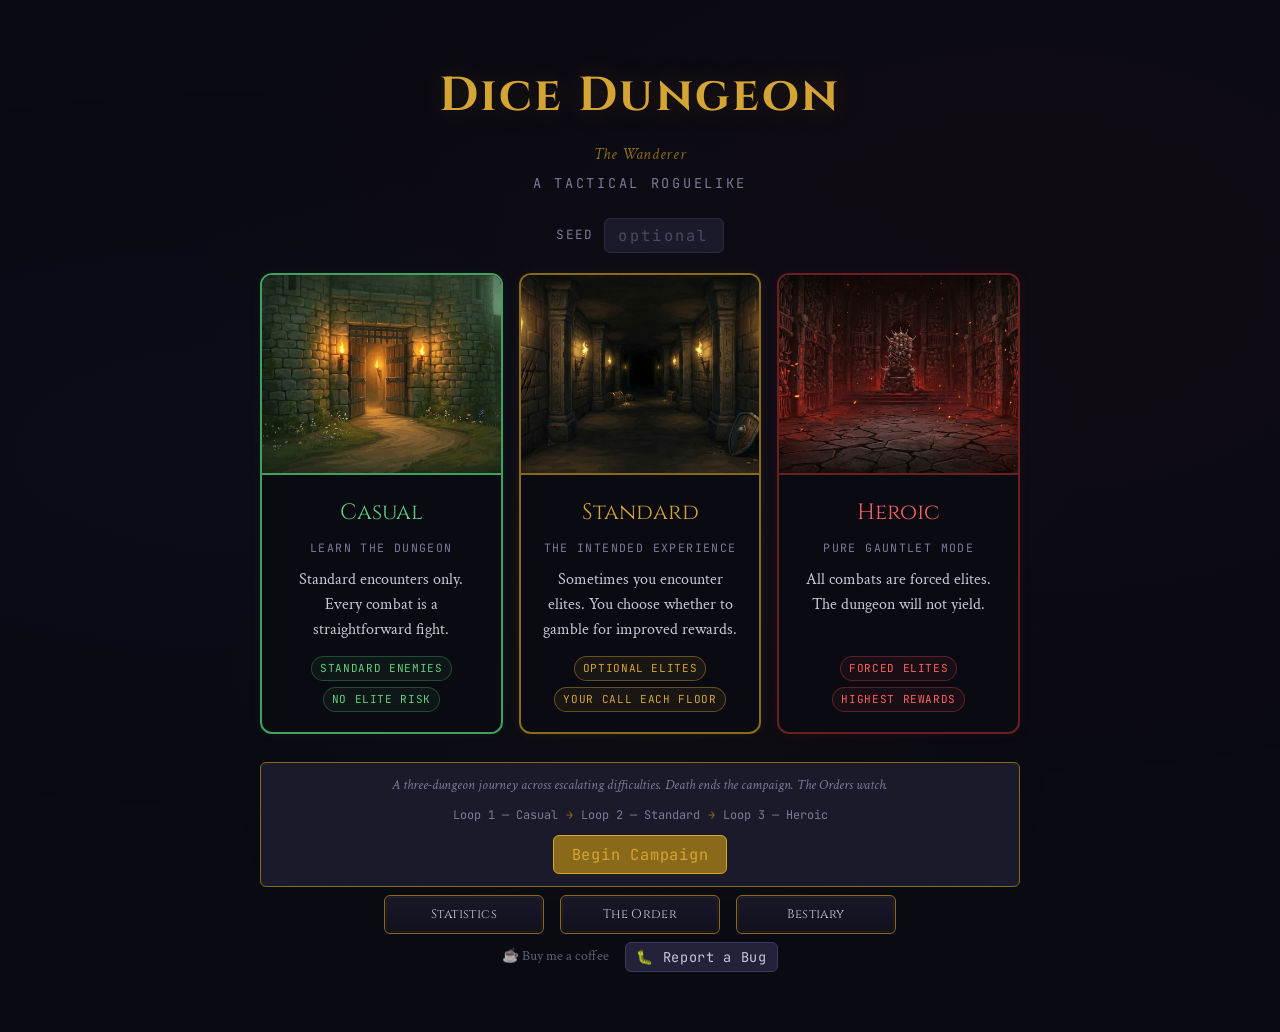
<file: index.html>
<!DOCTYPE html>
<html lang="en">
<head>
    <meta charset="UTF-8">
    <meta name="viewport" content="width=device-width, initial-scale=1.0">
    <script>
        (function() {
            var h = window.location.hostname;
            if (h === 'localhost' || h === '127.0.0.1' || h.startsWith('dev.')) {
                document.documentElement.classList.add('is-dev');
                document.title = 'Dice Dungeon DEV';
            } else {
                document.title = 'Dice Dungeon';
            }
        })();
    </script>
    <title>Dice Dungeon</title>
    <!-- PWA -->
    <meta name="theme-color" content="#d4a534">
    <meta name="mobile-web-app-capable" content="yes">
    <meta name="apple-mobile-web-app-capable" content="yes">
    <!-- Fonts -->
    <link rel="preconnect" href="https://fonts.googleapis.com">
    <link rel="preconnect" href="https://fonts.gstatic.com" crossorigin>
    <link href="https://fonts.googleapis.com/css2?family=Cinzel:wght@400;600;700&family=Crimson+Text:ital,wght@0,400;0,600;0,700;1,400&family=JetBrains+Mono:wght@400;600;700&family=Caveat:wght@400;600;700&display=swap" rel="stylesheet">
    <link rel="stylesheet" href="style.css">
</head>
<body>
<div id="game">

<!-- ═══════════ START SCREEN ═══════════ -->
<div id="screen-start" class="screen active">
    <div class="start-screen">
        <h1>Dice Dungeon<span class="dev-only"> DEV</span></h1>
        <div id="home-rank-display" class="home-rank"></div>
        <div class="subtitle">A Tactical Roguelike</div>
        <div id="diff-select-last-run"></div>
        <div class="seed-input-row">
            <label for="seed-input" class="seed-input-label">Seed</label>
            <input type="text" id="seed-input" class="seed-input" placeholder="optional" maxlength="8" autocomplete="off" spellcheck="false">
        </div>
        <div class="diff-card-row">

            <div class="diff-card diff-card--casual" onclick="DifficultySelect.pick('casual')">
                <img class="diff-card__img" src="assets/difficulty/casual_dungeon_entrance.webp" alt="Casual">
                <div class="diff-card__body">
                    <div class="diff-card__name">Casual</div>
                    <div class="diff-card__tagline">Learn the Dungeon</div>
                    <div class="diff-card__desc">Standard encounters only. Every combat is a straightforward fight.</div>
                    <div class="diff-card__traits">
                        <span class="diff-card__trait">Standard enemies</span>
                        <span class="diff-card__trait">No elite risk</span>
                    </div>
                </div>
            </div>

            <div class="diff-card diff-card--standard" onclick="DifficultySelect.pick('standard')">
                <img class="diff-card__img" src="assets/difficulty/standard_dungeon_entrance.webp" alt="Standard">
                <div class="diff-card__body">
                    <div class="diff-card__name">Standard</div>
                    <div class="diff-card__tagline">The Intended Experience</div>
                    <div class="diff-card__desc">Sometimes you encounter elites. You choose whether to gamble for improved rewards.</div>
                    <div class="diff-card__traits">
                        <span class="diff-card__trait">Optional elites</span>
                        <span class="diff-card__trait">Your call each floor</span>
                    </div>
                </div>
            </div>

            <div class="diff-card diff-card--heroic" onclick="DifficultySelect.pick('heroic')">
                <img class="diff-card__img" src="assets/difficulty/heroic_dungeon_entrance.webp" alt="Heroic">
                <div class="diff-card__body">
                    <div class="diff-card__name">Heroic</div>
                    <div class="diff-card__tagline">Pure Gauntlet Mode</div>
                    <div class="diff-card__desc">All combats are forced elites. The dungeon will not yield.</div>
                    <div class="diff-card__traits">
                        <span class="diff-card__trait">Forced elites</span>
                        <span class="diff-card__trait">Highest rewards</span>
                    </div>
                </div>
            </div>

        </div>
        <div id="start-campaign-action"></div>
        <div class="start-secondary-btns">
            <button class="start-nav-btn" onclick="Stats.show()">
                <span class="start-nav-label">Statistics</span>
            </button>
            <button class="start-nav-btn" onclick="CampaignScreen.show()">
                <span class="start-nav-label">The Order</span>
            </button>
            <button class="start-nav-btn" onclick="Bestiary.show()">
                <span class="start-nav-label">Bestiary</span>
            </button>
        </div>
        <div style="display:flex; justify-content:center; align-items:center; gap:16px; margin-top:8px;">
            <a class="support-link" style="display:inline; margin-top:0;" href="https://buymeacoffee.com/sbaidev" target="_blank" rel="noopener">☕ Buy me a coffee</a>
            <button class="btn" onclick="IssueReport.show()" style="font-size:0.8em; padding:5px 10px;">🐛 Report a Bug</button>
        </div>
    </div>
</div>

<!-- ═══════════ STATS SCREEN ═══════════ -->
<div id="screen-stats" class="screen">
    <div class="stats-screen">
        <h2>Statistics</h2>
        <div id="stats-content"></div>
        <div style="margin-top:24px; display:flex; gap:12px; justify-content:center; flex-wrap:wrap;">
            <button class="btn btn-primary" onclick="Stats.back()">Back to Menu</button>
            <button class="btn" onclick="Stats.clearHistory()" style="color:var(--red);">Clear History</button>
        </div>
    </div>
</div>

<!-- ═══════════ CAMPAIGN SCREEN ═══════════ -->
<div id="screen-campaign" class="screen">
    <div class="order-codex-shell">
        <aside class="order-codex-index">
            <div class="order-codex-index-header">
                <div class="order-codex-back-btn" onclick="CampaignScreen.back()">← Back</div>
                <h1>The Ancient Orders</h1>
                <div class="order-codex-subtitle">Favoured Compendium</div>
            </div>
            <div class="order-codex-index-list" id="order-codex-index-list"></div>
            <div class="order-codex-index-footer">
                <button class="order-codex-reset-btn" onclick="CampaignScreen.resetAll()">Reset Progress</button>
            </div>
        </aside>
        <main class="order-codex-page" id="order-codex-page">
            <div class="order-codex-parchment" id="order-codex-parchment">
                <div class="order-codex-empty-state">
                    <div class="order-codex-empty-glyph">✦</div>
                    <p>Select an Order from the index<br>to read its record.</p>
                </div>
            </div>
        </main>
    </div>
</div>

<!-- ═══════════ BESTIARY SCREEN ═══════════ -->
<div id="screen-bestiary" class="screen">
    <div class="bestiary-shell">
        <aside class="bestiary-index">
            <div class="bestiary-index-header">
                <div class="bestiary-back-btn" onclick="Bestiary.back()">← Back</div>
                <h1>Bestiary</h1>
                <div class="bestiary-subtitle">Dice Dungeon — Field Compendium</div>
            </div>
            <div class="bestiary-index-search">
                <input type="text" id="bestiary-search-input" placeholder="Search creatures…" autocomplete="off" />
            </div>
            <div class="bestiary-index-filter">
                <button class="bestiary-filter-btn active" data-act="all">All</button>
                <button class="bestiary-filter-btn" data-act="boss">Bosses</button>
            </div>
            <button class="dev-only" onclick="Bestiary.revealAll()" style="margin:6px 12px 2px;padding:4px 10px;font-size:0.75rem;font-family:var(--font-data);background:#7a2020;color:#f5e6c8;border:1px solid #5a1010;border-radius:3px;cursor:pointer;width:calc(100% - 24px)">[DEV] Reveal All</button>
            <div class="bestiary-index-count" id="bestiary-index-count">— entries</div>
            <div class="bestiary-index-list" id="bestiary-index-list"></div>
            <div style="padding:8px 12px; text-align:right;">
                <button class="btn" onclick="IssueReport.show()" style="font-size:0.8em; padding:5px 10px;">bug</button>
            </div>
        </aside>
        <main class="bestiary-page" id="bestiary-page">
            <div class="bestiary-parchment" id="bestiary-parchment">
                <div class="bestiary-empty-state">
                    <div class="bestiary-empty-glyph">B</div>
                    <p>Select a creature from the index<br>to read its entry.</p>
                </div>
            </div>
        </main>
    </div>
</div>

<!-- ═══════════ DUNGEON PATH SCREEN ═══════════ -->
<div id="screen-dungeon-path" class="screen">
    <div class="dungeon-path-wrapper">
        <div class="dungeon-path-header" style="display:flex; justify-content:space-between; align-items:center;">
            <h2>Dungeon Path</h2>
            <button class="btn" onclick="IssueReport.show()" style="font-size:0.8em; padding:5px 10px;">🐛</button>
        </div>
        <div id="dungeon-path-settings"></div>
        <div id="dungeon-path-seed"></div>
        <div id="dungeon-path-content"></div>
        <button class="btn btn-primary dungeon-path-descend" onclick="DungeonPath.proceed()">Descend into the Dungeon</button>
    </div>
</div>

<!-- ═══════════ ENCOUNTER CHOICE SCREEN ═══════════ -->
<div id="screen-encounter" class="screen">
    <div id="encounter-header"></div>
    <div id="encounter-body"></div>
</div>

<!-- ═══════════ COMBAT SCREEN ═══════════ -->
<div id="screen-combat" class="screen">
    <div class="game-header">
        <div class="header-title">Dice Dungeon</div>
        <div class="stats-row">
            <div class="stat-item"><span class="stat-label">Floor</span><span class="stat-val" id="s-floor">1</span></div>
            <div class="stat-item"><span class="stat-label">HP</span><span class="stat-val hp" id="s-hp">50/50</span></div>
            <div class="stat-item"><span class="stat-label">Gold</span><span class="stat-val gold" id="s-gold">0</span></div>
        </div>
        <div class="header-btns">
            <button class="btn" onclick="DungeonMap.toggle()" style="font-size:0.8em; padding:5px 10px;">🗺️</button>
            <button class="btn" id="btn-inventory" onclick="Inventory.toggle()" style="font-size:0.8em; padding:5px 10px; white-space:nowrap; flex-shrink:0;">📋</button>
            <button class="btn" onclick="IssueReport.show()" style="font-size:0.8em; padding:5px 10px;">🐛</button>
        </div>
    </div>
    <div id="floor-progress"></div>
    <div id="artifacts-display" class="artifacts-bar" style="display:none;"></div>
    <div id="buffs-display" class="buffs-row"></div>

    <div id="enemy-panel" class="enemy-panel"></div>

    <div class="hp-consumable-row">
        <div id="player-hp-bar" class="player-hp-bar">
            <div class="player-hp-container">
                <div class="player-hp-fill" id="player-hp-fill"></div>
                <div class="player-hp-text" id="player-hp-text">50/50</div>
            </div>
            <div id="player-status-bar" class="player-status-bar"></div>
        </div>
        <div class="consumable-slots" id="consumable-slots">
            <div class="consumable-slot" id="cslot-0" data-slot="0"></div>
            <div class="consumable-slot" id="cslot-1" data-slot="1"></div>
        </div>
    </div>

    <div id="combat-environment-bar" style="display:none;"></div>

    <div class="dice-tray" id="dice-tray-main">
        <div class="tray-label">🎲 Your Dice — <span style="color:var(--attack-color)">Left-click → Attack</span> · <span style="color:var(--defend-color)">Right-click → Defend</span> · Click in slot to return</div>
        <div class="dice-pool" id="dice-pool" style="cursor: pointer;"></div>
        <div style="text-align:center; margin-top: 10px;">
            <span id="roll-hint" class="mono" style="color: var(--gold); font-size: 0.85em;">Click dice or press Roll to begin</span>
        </div>
        <div class="dice-actions" style="display:flex; justify-content:center; align-items:center; gap:8px; margin-top:8px; flex-wrap:wrap;">
            <button class="btn btn-reroll" id="btn-reroll-mode" onclick="Combat.enterRerollMode()" style="display:none;">🔄 Reroll</button>
            <button class="btn" id="btn-reroll-cancel" onclick="Combat.exitRerollMode()" style="display:none;">✕ Cancel</button>
            <button class="btn btn-sort" id="btn-sort-dice" onclick="Combat.sortDice()" style="display:none;">⇅ Sort</button>
            <button class="btn" id="btn-return-all" onclick="Combat.returnAll()" style="display:none;">↩ Return All</button>
            <button class="btn btn-execute-main" id="btn-execute" onclick="Combat.execute()" style="display:none;">⚔️ Execute Turn</button>
        </div>
    </div>

    <div class="compact-tray" id="autofire-tray" style="display:none;">
        <span class="compact-tray-label">✨ Auto</span>
        <span id="autofire-dice"></span>
    </div>

    <div class="compact-tray" id="aura-tray" style="display:none;">
        <span id="aura-dice"></span>
    </div>

    <div class="allocation-area">
        <div class="alloc-slot attack-slot" id="slot-attack">
            <div class="slot-header">
                <span class="slot-title">⚔️ Attack <span class="slot-count" id="atk-slot-count">(0/2)</span></span>
                <span class="slot-total" id="attack-total">0</span>
                <span class="slot-gold" id="attack-gold"></span>
                <span class="slot-poison" id="attack-poison"></span>
                <span class="slot-chill"  id="attack-chill"></span>
                <span class="slot-burn"   id="attack-burn"></span>
                <span class="slot-mark"   id="attack-mark"></span>
            </div>
            <div class="slot-dice-grid" id="slot-attack-dice"></div>
            <div class="zone-mods" id="attack-zone-mods"></div>
            <div class="slot-summary" id="attack-summary"></div>
        </div>
        <div class="alloc-slot defend-slot" id="slot-defend">
            <div class="slot-header">
                <span class="slot-title">🛡️ Defend <span class="slot-count" id="def-slot-count">(0/2)</span></span>
                <span class="slot-total" id="defend-total">0</span>
                <span class="slot-gold"  id="defend-gold"></span>
                <span class="slot-chill" id="defend-chill"></span>
            </div>
            <div class="slot-dice-grid" id="slot-defend-dice"></div>
            <div class="zone-mods" id="defend-zone-mods"></div>
            <div class="slot-summary" id="defend-summary"></div>
        </div>
    </div>

    <div class="combat-log" id="combat-log"></div>
</div>

<!-- ═══════════ BATTLE SUMMARY SCREEN ═══════════ -->
<div id="screen-battle-summary" class="screen">
    <div class="game-header">
        <div class="header-title">Dice Dungeon</div>
        <div class="stats-row">
            <div class="stat-item"><span class="stat-label">Floor</span><span class="stat-val" id="bs-floor">1</span></div>
            <div class="stat-item"><span class="stat-label">HP</span><span class="stat-val hp" id="bs-hp">50/50</span></div>
            <div class="stat-item"><span class="stat-label">Gold</span><span class="stat-val gold" id="bs-gold">0</span></div>
        </div>
        <div class="header-btns">
            <button class="btn" onclick="DungeonMap.toggle()" style="font-size:0.8em; padding:5px 10px;">🗺️</button>
            <button class="btn" onclick="Inventory.toggle()" style="font-size:0.8em; padding:5px 10px; white-space:nowrap; flex-shrink:0;">📋</button>
            <button class="btn" onclick="IssueReport.show()" style="font-size:0.8em; padding:5px 10px;">🐛</button>
        </div>
    </div>
    <div class="section-title" id="bs-title">Victory!</div>
    <div id="bs-content"></div>
</div>

<!-- ═══════════ REWARD SCREEN ═══════════ -->
<div id="screen-reward" class="screen">
    <div class="game-header">
        <div class="header-title">Dice Dungeon</div>
        <div class="stats-row">
            <div class="stat-item"><span class="stat-label">Floor</span><span class="stat-val" id="r-floor">1</span></div>
            <div class="stat-item"><span class="stat-label">HP</span><span class="stat-val hp" id="r-hp">50/50</span></div>
            <div class="stat-item"><span class="stat-label">Gold</span><span class="stat-val gold" id="r-gold">0</span></div>
        </div>
        <div class="header-btns">
            <button class="btn" onclick="DungeonMap.toggle()" style="font-size:0.8em; padding:5px 10px;">🗺️</button>
            <button class="btn" onclick="Inventory.toggle()" style="font-size:0.8em; padding:5px 10px; white-space:nowrap; flex-shrink:0;">📋</button>
            <button class="btn" onclick="IssueReport.show()" style="font-size:0.8em; padding:5px 10px;">🐛</button>
        </div>
    </div>
    <div class="section-title" id="reward-title">Victory — Choose Your Reward</div>
    <div class="card-grid" id="reward-cards"></div>
</div>

<!-- ═══════════ SKILL DIE SCREEN ═══════════ -->
<div id="screen-skill-die" class="screen"></div>

<!-- ═══════════ SHOP SCREEN ═══════════ -->
<div id="screen-shop" class="screen">
    <div class="game-header">
        <div class="header-title">The Dice Emporium</div>
        <div class="stats-row">
            <div class="stat-item"><span class="stat-label">HP</span><span class="stat-val hp" id="sh-hp">50/50</span></div>
            <div class="stat-item"><span class="stat-label">Dice</span><span class="stat-val" id="sh-dice">3/4</span></div>
            <div class="stat-item"><span class="stat-label">Gold</span><span class="stat-val gold" id="sh-gold">0</span></div>
        </div>
        <div class="header-btns">
            <button class="btn" onclick="DungeonMap.toggle()" style="font-size:0.8em; padding:5px 10px;">🗺️</button>
            <button class="btn" onclick="Inventory.toggle()" style="font-size:0.8em; padding:5px 10px; white-space:nowrap; flex-shrink:0;">📋</button>
            <button class="btn" onclick="IssueReport.show()" style="font-size:0.8em; padding:5px 10px;">🐛</button>
        </div>
    </div>
    <div class="shop-tabs-row">
        <button class="shop-tab active" id="tab-forge" onclick="Shop.switchTab('forge')">⚒️ Forge</button>
        <button class="shop-tab" id="tab-market" onclick="Shop.switchTab('market')">🧴 Market</button>
        <button class="shop-tab" id="tab-sell" onclick="Shop.switchTab('sell')">💰 Sell</button>
    </div>
    <div id="shop-forge-content"><div class="card-grid" id="shop-cards"></div></div>
    <div id="shop-market-content" style="display:none;"></div>
    <div id="shop-sell-content" style="display:none;"></div>
    <div class="btn-group" style="margin-top:16px;">
        <button class="btn btn-primary" onclick="Shop.leave()">Continue →</button>
    </div>
</div>

<!-- ═══════════ EVENT SCREEN ═══════════ -->
<div id="screen-event" class="screen">
    <div class="game-header">
        <div class="header-title">Dice Dungeon</div>
        <div class="stats-row">
            <div class="stat-item"><span class="stat-label">Floor</span><span class="stat-val" id="e-floor">1</span></div>
            <div class="stat-item"><span class="stat-label">HP</span><span class="stat-val hp" id="e-hp">50/50</span></div>
            <div class="stat-item"><span class="stat-label">Gold</span><span class="stat-val gold" id="e-gold">0</span></div>
        </div>
        <div class="header-btns">
            <button class="btn" onclick="DungeonMap.toggle()" style="font-size:0.8em; padding:5px 10px;">🗺️</button>
            <button class="btn" onclick="Inventory.toggle()" style="font-size:0.8em; padding:5px 10px; white-space:nowrap; flex-shrink:0;">📋</button>
            <button class="btn" onclick="IssueReport.show()" style="font-size:0.8em; padding:5px 10px;">🐛</button>
        </div>
    </div>
    <div class="event-panel" id="event-panel"></div>
</div>

<!-- ═══════════ REST SCREEN ═══════════ -->
<div id="screen-rest" class="screen">
    <div class="game-header">
        <div class="header-title">Dice Dungeon</div>
        <div class="stats-row">
            <div class="stat-item"><span class="stat-label">HP</span><span class="stat-val hp" id="rest-hp">50/50</span></div>
            <div class="stat-item"><span class="stat-label">Gold</span><span class="stat-val gold" id="rest-gold">0</span></div>
        </div>
        <div class="header-btns">
            <button class="btn" onclick="DungeonMap.toggle()" style="font-size:0.8em; padding:5px 10px;">🗺️</button>
            <button class="btn" onclick="Inventory.toggle()" style="font-size:0.8em; padding:5px 10px; white-space:nowrap; flex-shrink:0;">📋</button>
            <button class="btn" onclick="IssueReport.show()" style="font-size:0.8em; padding:5px 10px;">🐛</button>
        </div>
    </div>
    <div class="section-title" id="rest-title">Act Complete — Rest &amp; Prepare</div>
    <div id="rest-content"></div>
</div>

<!-- ═══════════ ORDER INTERACTION ═══════════ -->
<div id="screen-order-interaction" class="screen">
    <div class="order-interaction-wrap">
        <h2>The Order Speaks</h2>
        <div id="order-interaction-entries"></div>
        <button class="btn btn-primary" id="order-interaction-continue">Continue</button>
    </div>
</div>

<!-- ═══════════ GAME OVER ═══════════ -->
<div id="screen-gameover" class="screen">
    <div class="gameover-screen">
        <h2 id="go-title">Defeated</h2>
        <div class="final-stats" id="go-stats"></div>
        <div id="go-unlocks"></div>
        <div id="go-buttons" style="margin-top:20px; display:flex; gap:12px; justify-content:center; flex-wrap:wrap;">
            <button class="btn btn-primary" onclick="Game.backToStart()">Try Again</button>
            <button class="btn" onclick="IssueReport.show()" style="font-size:0.8em; padding:5px 10px;">🐛</button>
        </div>
        <a class="support-link" href="https://buymeacoffee.com/sbaidev" target="_blank" rel="noopener">☕ Buy me a coffee</a>
    </div>
</div>

<!-- ═══════════ INVENTORY OVERLAY ═══════════ -->
<div id="inventory-overlay" style="display:none; position:fixed; inset:0; z-index:100; background:rgba(0,0,0,0.8); overflow-y:auto; padding:20px;">
    <div style="max-width:500px; margin:0 auto;">
        <div style="display:flex; justify-content:space-between; align-items:center; margin-bottom:16px;">
            <h2 style="color:var(--gold); font-family:var(--font-heading); margin:0;">📋 Build Overview</h2>
            <button class="btn" onclick="Inventory.toggle()" style="font-size:0.8em;">✕ Close</button>
        </div>
        <div id="inventory-content"></div>
    </div>
</div>

<!-- ═══════════ CONSUMABLE CONFIRM OVERLAY ═══════════ -->
<div id="consumable-confirm" style="display:none; position:fixed; inset:0; z-index:200; background:rgba(0,0,0,0.75);">
    <div class="consumable-confirm-box">
        <div id="consumable-confirm-text" style="margin-bottom:4px;"></div>
        <div id="consumable-confirm-desc" style="font-size:0.8em; color:var(--text-dim); margin-bottom:12px;"></div>
        <div style="display:flex; gap:10px; justify-content:center;">
            <button class="btn btn-primary" id="consumable-confirm-yes">Use</button>
            <button class="btn" id="consumable-confirm-no">Cancel</button>
        </div>
    </div>
</div>

<!-- ═══════════ ORDER TIER POPUP ═══════════ -->
<div id="order-tier-popup" style="display:none; position:fixed; inset:0; z-index:300; background:rgba(0,0,0,0.82);">
    <div class="otp-box">
        <div id="otp-content"></div>
        <button class="btn otp-btn" id="otp-continue">Continue</button>
    </div>
</div>

<!-- ═══════════ CONSUMABLE SWAP OVERLAY ═══════════ -->
<div id="consumable-swap" style="display:none; position:fixed; inset:0; z-index:200; background:rgba(0,0,0,0.75);">
    <div class="consumable-confirm-box">
        <div style="font-size:0.9em; color:var(--gold); margin-bottom:12px;">🎒 Inventory full — replace which item?</div>
        <div id="consumable-swap-cards" style="display:flex; gap:8px; justify-content:center; flex-wrap:wrap; margin-bottom:12px;"></div>
        <div style="text-align:center;">
            <button class="btn" id="consumable-swap-cancel">Cancel</button>
        </div>
    </div>
</div>

<!-- ═══════════ DUNGEON MAP OVERLAY ═══════════ -->
<div id="dungeon-map-overlay" style="display:none;">
    <div class="dungeon-map-inner">
        <div class="dungeon-map-header">
            <h2>Dungeon Map</h2>
            <button class="btn" onclick="DungeonMap.toggle()" style="font-size:0.8em;">✕ Close</button>
        </div>
        <div id="dungeon-map-seed"></div>
        <div id="dungeon-map-content"></div>
    </div>
</div>

<!-- ═══════════ ISSUE REPORT OVERLAY ═══════════ -->
<div id="issue-report-overlay" style="display:none; position:fixed; inset:0; z-index:200; background:rgba(0,0,0,0.75);">
    <div class="issue-report-box">
        <h2>Report Issue</h2>
        <label class="issue-label">Category</label>
        <select id="issue-category" class="issue-select">
            <option value="bug">Bug</option>
            <option value="balance">Balance</option>
            <option value="ui-ux">UI / UX</option>
            <option value="suggestion">Suggestion</option>
        </select>
        <label class="issue-label">Title</label>
        <input type="text" id="issue-title" class="issue-input" placeholder="Brief title..." maxlength="100" autocomplete="off">
        <label class="issue-label">Description</label>
        <textarea id="issue-desc" class="issue-input issue-textarea" placeholder="Describe the issue..." rows="4"></textarea>
        <div id="issue-context" class="issue-context-preview"></div>
        <div class="issue-actions">
            <button class="btn" onclick="IssueReport.close()">Cancel</button>
            <button class="btn btn-primary" onclick="IssueReport.submit()">Submit</button>
        </div>
        <div id="issue-status" class="issue-status"></div>
    </div>
</div>

</div><!-- /game -->

<script type="module" src="js/screens.js"></script>
<script>
    if ('serviceWorker' in navigator)
        navigator.serviceWorker.register('sw.js');
</script>
</body>
</html>
</file>
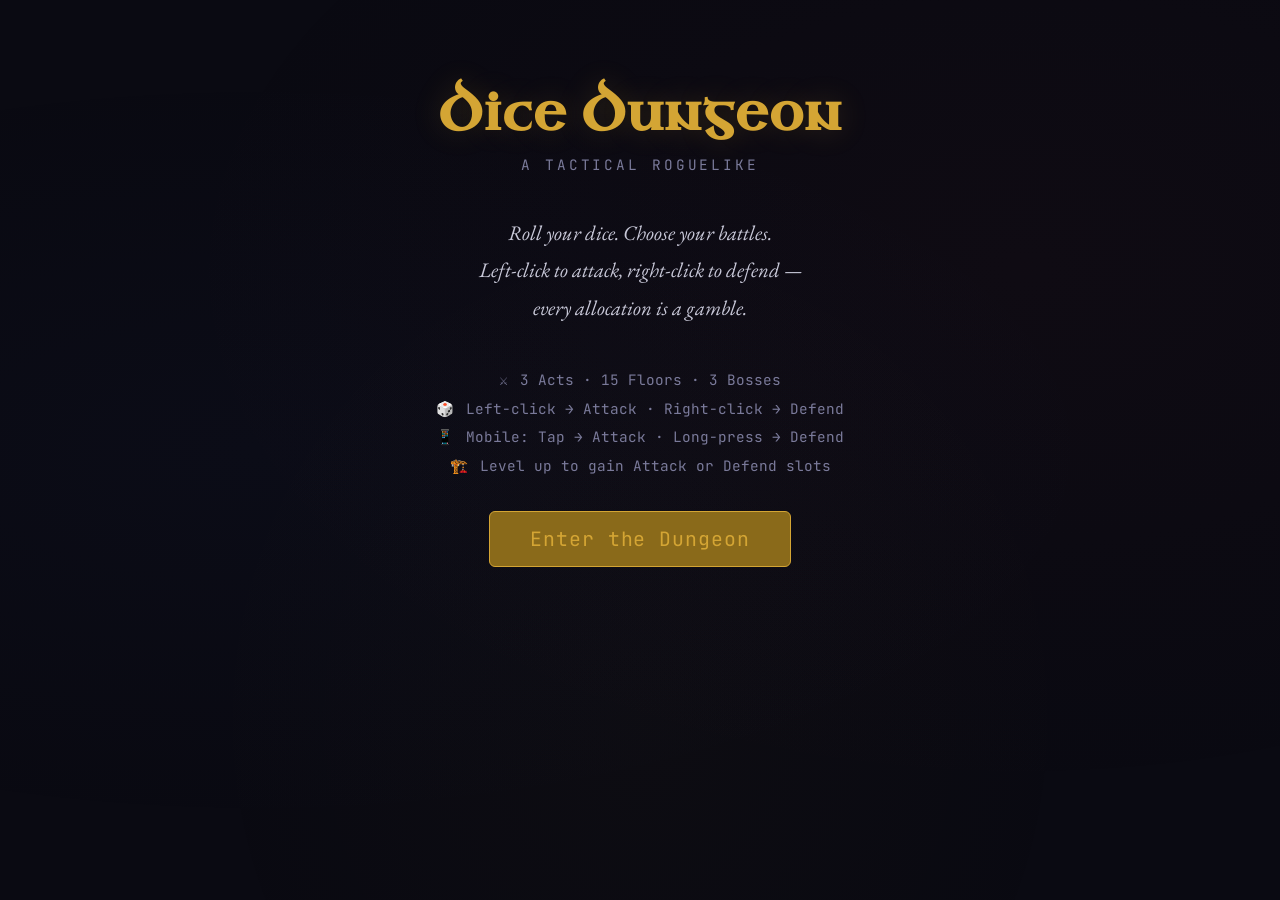
<file: dice_dungeon-0.0.1.html>
<!DOCTYPE html>
<html lang="en">
<head>
    <meta charset="UTF-8">
    <meta name="viewport" content="width=device-width, initial-scale=1.0">
    <title>Dice Dungeon II</title>
    <link href="https://fonts.googleapis.com/css2?family=EB+Garamond:ital,wght@0,400;0,700;1,400&family=JetBrains+Mono:wght@400;700&family=Uncial+Antiqua&display=swap" rel="stylesheet">
    <style>
        :root {
            --bg-deep: #0a0a12;
            --bg-mid: #12121e;
            --bg-surface: #1a1a2a;
            --bg-raised: #22223a;
            --border: #2a2a44;
            --border-bright: #3a3a5a;
            --text: #c8c8d8;
            --text-dim: #7a7a9a;
            --text-bright: #e8e8f0;
            --gold: #d4a534;
            --gold-dim: #8a6a1a;
            --red: #c44040;
            --red-dim: #6a2020;
            --red-bright: #ff6060;
            --green: #40a060;
            --green-bright: #60d080;
            --blue: #4060c0;
            --blue-bright: #6080e0;
            --purple: #8040c0;
            --attack-color: #c44040;
            --defend-color: #4060c0;
            --slot-glow-attack: rgba(196, 64, 64, 0.4);
            --slot-glow-defend: rgba(64, 96, 192, 0.4);
        }

        * { margin: 0; padding: 0; box-sizing: border-box; }

        body {
            font-family: 'EB Garamond', serif;
            background: var(--bg-deep);
            color: var(--text);
            min-height: 100vh;
            display: flex;
            justify-content: center;
            align-items: flex-start;
            padding: 20px;
            font-size: 18px;
            overflow-x: hidden;
        }

        /* Subtle background texture */
        body::before {
            content: '';
            position: fixed;
            inset: 0;
            background: 
                radial-gradient(ellipse at 20% 50%, rgba(64, 96, 192, 0.03) 0%, transparent 60%),
                radial-gradient(ellipse at 80% 30%, rgba(196, 64, 64, 0.03) 0%, transparent 60%),
                radial-gradient(ellipse at 50% 80%, rgba(212, 165, 52, 0.02) 0%, transparent 50%);
            pointer-events: none;
            z-index: 0;
        }

        #game {
            max-width: 800px;
            width: 100%;
            position: relative;
            z-index: 1;
        }

        /* ── Typography ── */
        h1, h2, h3 { font-family: 'Uncial Antiqua', cursive; letter-spacing: 0.02em; }
        .mono { font-family: 'JetBrains Mono', monospace; font-size: 0.85em; }

        /* ── Screens ── */
        .screen { display: none; }
        .screen.active { display: block; animation: fadeIn 0.4s ease; }

        @keyframes fadeIn {
            from { opacity: 0; transform: translateY(8px); }
            to { opacity: 1; transform: translateY(0); }
        }

        /* ── Header / Stats ── */
        .game-header {
            display: flex;
            align-items: center;
            justify-content: space-between;
            padding: 14px 20px;
            background: var(--bg-surface);
            border: 1px solid var(--border);
            border-radius: 8px;
            margin-bottom: 16px;
            gap: 12px;
        }

        .header-title {
            font-family: 'Uncial Antiqua', cursive;
            font-size: 1.1em;
            color: var(--gold);
        }

        .stats-row {
            display: flex;
            gap: 20px;
            font-family: 'JetBrains Mono', monospace;
            font-size: 0.9em;
        }

        .stat-item { display: flex; gap: 6px; align-items: center; }
        .stat-label { color: var(--text-dim); text-transform: uppercase; font-size: 0.8em; letter-spacing: 0.1em; }
        .stat-val { color: var(--text-bright); font-weight: 700; }
        .stat-val.hp { color: var(--red-bright); }
        .stat-val.gold { color: var(--gold); }

        /* ── Floor Progress ── */
        .floor-progress {
            display: flex;
            gap: 3px;
            margin-bottom: 16px;
            padding: 10px 16px;
            background: var(--bg-surface);
            border: 1px solid var(--border);
            border-radius: 6px;
        }

        .floor-pip {
            flex: 1;
            height: 6px;
            background: var(--bg-raised);
            border-radius: 3px;
            position: relative;
            transition: all 0.3s;
        }

        .floor-pip.completed { background: var(--green); }
        .floor-pip.current { background: var(--gold); box-shadow: 0 0 8px var(--gold); }
        .floor-pip.boss { border: 1px solid var(--red-dim); }
        .floor-pip.boss.current { background: var(--red); box-shadow: 0 0 8px var(--red); }
        .floor-pip.shop-pip { border: 1px solid var(--gold-dim); }

        .act-label {
            font-family: 'JetBrains Mono', monospace;
            font-size: 0.65em;
            color: var(--text-dim);
            text-transform: uppercase;
            letter-spacing: 0.15em;
            padding: 0 4px;
            display: flex;
            align-items: center;
        }

        /* ── Enemy Display ── */
        .enemy-panel {
            background: var(--bg-surface);
            border: 1px solid var(--border);
            border-radius: 8px;
            padding: 20px;
            margin-bottom: 16px;
            text-align: center;
        }

        .enemy-name {
            font-family: 'Uncial Antiqua', cursive;
            font-size: 1.6em;
            color: var(--red-bright);
            margin-bottom: 4px;
        }

        .enemy-name.elite { color: var(--gold); text-shadow: 0 0 12px rgba(212, 165, 52, 0.4); }

        .enemy-subtitle {
            font-family: 'JetBrains Mono', monospace;
            font-size: 0.85em;
            color: var(--text-dim);
            margin-bottom: 12px;
        }

        .enemy-hp-bar {
            width: 100%;
            height: 12px;
            background: var(--bg-raised);
            border-radius: 5px;
            overflow: hidden;
            margin-bottom: 6px;
        }

        .enemy-hp-fill {
            height: 100%;
            background: linear-gradient(90deg, var(--red) 0%, var(--red-bright) 100%);
            border-radius: 5px;
            transition: width 0.5s ease;
        }

        .enemy-hp-text {
            font-family: 'JetBrains Mono', monospace;
            font-size: 0.9em;
            color: var(--red-bright);
        }

        .enemy-intent {
            margin-top: 12px;
            padding: 8px 14px;
            background: rgba(196, 64, 64, 0.1);
            border: 1px solid rgba(196, 64, 64, 0.3);
            border-radius: 6px;
            font-size: 0.95em;
            color: var(--text);
        }

        /* ── Dice Tray ── */
        .dice-tray {
            background: var(--bg-surface);
            border: 1px solid var(--border);
            border-radius: 8px;
            padding: 20px;
            margin-bottom: 16px;
        }

        .tray-label {
            font-family: 'JetBrains Mono', monospace;
            font-size: 0.8em;
            color: var(--text-dim);
            text-transform: uppercase;
            letter-spacing: 0.15em;
            margin-bottom: 12px;
        }

        .dice-pool {
            display: flex;
            gap: 10px;
            flex-wrap: wrap;
            justify-content: center;
            min-height: 70px;
            padding: 10px;
            background: var(--bg-mid);
            border: 1px dashed var(--border);
            border-radius: 6px;
        }

        /* ── Dice ── */
        .die {
            width: 68px;
            height: 68px;
            display: flex;
            align-items: center;
            justify-content: center;
            font-family: 'JetBrains Mono', monospace;
            font-size: 1.5em;
            font-weight: 700;
            border-radius: 10px;
            cursor: grab;
            user-select: none;
            position: relative;
            transition: transform 0.2s, box-shadow 0.2s, opacity 0.2s;
            border: 2px solid var(--border-bright);
            background: var(--bg-raised);
            color: var(--text-bright);
        }

        .die:hover { transform: translateY(-3px); box-shadow: 0 6px 16px rgba(0,0,0,0.4); }
        .die.dragging { opacity: 0.4; cursor: grabbing; }

        .die .die-label {
            position: absolute;
            top: 2px;
            right: 4px;
            font-size: 0.35em;
            color: var(--text-dim);
            font-weight: 400;
        }

        .die .die-face-icon {
            position: absolute;
            bottom: 2px;
            left: 4px;
            font-size: 0.5em;
        }

        .die.unrolled {
            color: var(--text-dim);
            border-style: dashed;
        }

        .die.special {
            border-color: var(--gold);
            box-shadow: 0 0 8px rgba(212, 165, 52, 0.2);
        }

        @keyframes diceRoll {
            0% { transform: rotate(0deg) scale(1); }
            25% { transform: rotate(90deg) scale(1.1); }
            50% { transform: rotate(180deg) scale(1); }
            75% { transform: rotate(270deg) scale(1.1); }
            100% { transform: rotate(360deg) scale(1); }
        }

        .die.rolling { animation: diceRoll 0.4s ease; }

        @keyframes pulse-glow {
            0%, 100% { filter: brightness(1); }
            50% { filter: brightness(1.3); }
        }

        /* ── Allocation Slots ── */
        .allocation-area {
            display: grid;
            grid-template-columns: 1fr 1fr;
            gap: 12px;
            margin-bottom: 16px;
        }

        .alloc-slot {
            background: var(--bg-surface);
            border: 2px solid var(--border);
            border-radius: 8px;
            padding: 16px;
            min-height: 100px;
            transition: border-color 0.3s, box-shadow 0.3s;
        }

        .alloc-slot.attack-slot { border-color: var(--red-dim); background: rgba(196, 64, 64, 0.04); }
        .alloc-slot.attack-slot .slot-header { color: var(--attack-color); }
        .alloc-slot.defend-slot { border-color: rgba(64, 96, 192, 0.4); background: rgba(64, 96, 192, 0.04); }
        .alloc-slot.defend-slot .slot-header { color: var(--defend-color); }

        .slot-header {
            display: flex;
            justify-content: space-between;
            align-items: center;
            margin-bottom: 12px;
        }

        .slot-title {
            font-family: 'JetBrains Mono', monospace;
            font-size: 0.85em;
            text-transform: uppercase;
            letter-spacing: 0.12em;
        }

        .slot-count {
            font-size: 0.9em;
            opacity: 0.7;
        }

        .slot-count.full {
            color: var(--green-bright);
            opacity: 1;
        }

        .slot-total {
            font-family: 'JetBrains Mono', monospace;
            font-size: 1.2em;
            font-weight: 700;
        }

        .slot-dice-grid {
            display: flex;
            gap: 8px;
            flex-wrap: wrap;
            align-items: center;
        }

        .slot-dice-grid .die { width: 58px; height: 58px; font-size: 1.3em; }

        /* Empty slot placeholder */
        .slot-placeholder {
            width: 58px;
            height: 58px;
            border: 2px dashed var(--border);
            border-radius: 10px;
            display: flex;
            align-items: center;
            justify-content: center;
            font-size: 0.8em;
            color: var(--border-bright);
            transition: border-color 0.2s, background 0.2s;
        }

        .attack-slot .slot-placeholder {
            border-color: rgba(196, 64, 64, 0.25);
            background: rgba(196, 64, 64, 0.03);
        }
        .attack-slot .slot-placeholder:hover {
            border-color: rgba(196, 64, 64, 0.5);
            background: rgba(196, 64, 64, 0.06);
        }

        .defend-slot .slot-placeholder {
            border-color: rgba(64, 96, 192, 0.25);
            background: rgba(64, 96, 192, 0.03);
        }
        .defend-slot .slot-placeholder:hover {
            border-color: rgba(64, 96, 192, 0.5);
            background: rgba(64, 96, 192, 0.06);
        }

        /* Filled slot glow */
        .slot-placeholder.filled {
            border-style: solid;
            border-color: transparent;
        }

        .slot-summary {
            margin-top: 10px;
            font-family: 'JetBrains Mono', monospace;
            font-size: 0.8em;
            color: var(--text-dim);
        }

        /* ── Buttons ── */
        .btn {
            font-family: 'JetBrains Mono', monospace;
            font-size: 0.9em;
            padding: 10px 22px;
            border: 1px solid var(--border-bright);
            border-radius: 6px;
            cursor: pointer;
            transition: all 0.2s;
            background: var(--bg-raised);
            color: var(--text);
            letter-spacing: 0.05em;
        }

        .btn:hover { background: var(--border); transform: translateY(-1px); }
        .btn:disabled { opacity: 0.35; cursor: not-allowed; transform: none; }

        .btn-primary {
            background: var(--gold-dim);
            border-color: var(--gold);
            color: var(--gold);
        }
        .btn-primary:hover { background: var(--gold); color: var(--bg-deep); }

        .btn-attack {
            background: var(--red-dim);
            border-color: var(--red);
            color: var(--red-bright);
        }
        .btn-attack:hover { background: var(--red); color: white; }

        .btn-green {
            background: rgba(64, 160, 96, 0.2);
            border-color: var(--green);
            color: var(--green-bright);
        }
        .btn-green:hover { background: var(--green); color: white; }

        .btn-group { display: flex; gap: 8px; justify-content: center; flex-wrap: wrap; }

        /* ── Action Bar ── */
        .action-bar {
            display: flex;
            gap: 8px;
            justify-content: center;
            align-items: center;
            margin-bottom: 12px;
            flex-wrap: wrap;
        }

        .btn-execute-main {
            background: var(--red-dim);
            border: 2px solid var(--red);
            color: var(--red-bright);
            font-size: 1em;
            padding: 12px 32px;
            font-weight: 700;
            letter-spacing: 0.08em;
            text-transform: uppercase;
        }
        .btn-execute-main:hover:not(:disabled) {
            background: var(--red);
            color: white;
            box-shadow: 0 0 16px rgba(196, 64, 64, 0.4);
        }
        .btn-execute-main:disabled {
            opacity: 0.25;
            border-color: var(--border);
            background: var(--bg-raised);
            color: var(--text-dim);
        }

        /* Clickable dice pool pre-roll */
        .dice-pool.clickable-roll {
            cursor: pointer;
            border-color: var(--gold-dim);
            transition: border-color 0.2s, box-shadow 0.2s;
        }
        .dice-pool.clickable-roll:hover {
            border-color: var(--gold);
            box-shadow: 0 0 12px rgba(212, 165, 52, 0.15);
        }

        .dice-pool.clickable-execute {
            cursor: pointer;
            border-color: var(--red-dim);
            border-style: solid;
            transition: border-color 0.2s, box-shadow 0.2s;
        }
        .dice-pool.clickable-execute:hover {
            border-color: var(--red);
            box-shadow: 0 0 12px rgba(196, 64, 64, 0.2);
        }

        /* ── Combat Log ── */
        .combat-log {
            background: var(--bg-mid);
            border: 1px solid var(--border);
            border-radius: 6px;
            padding: 12px;
            max-height: 140px;
            overflow-y: auto;
            margin-top: 12px;
            font-size: 0.9em;
        }

        .combat-log::-webkit-scrollbar { width: 4px; }
        .combat-log::-webkit-scrollbar-track { background: transparent; }
        .combat-log::-webkit-scrollbar-thumb { background: var(--border); border-radius: 2px; }

        .log-entry {
            padding: 3px 0 3px 10px;
            border-left: 2px solid var(--border);
            margin: 4px 0;
            font-size: 0.9em;
            color: var(--text-dim);
        }
        .log-entry.damage { border-color: var(--red); color: var(--red-bright); }
        .log-entry.heal { border-color: var(--green); color: var(--green-bright); }
        .log-entry.info { border-color: var(--gold); color: var(--gold); }
        .log-entry.defend { border-color: var(--blue); color: var(--blue-bright); }

        /* ── Reward / Shop / Event cards ── */
        .card-grid {
            display: grid;
            grid-template-columns: repeat(auto-fit, minmax(200px, 1fr));
            gap: 12px;
            margin: 16px 0;
        }

        .card {
            background: var(--bg-surface);
            border: 1px solid var(--border);
            border-radius: 8px;
            padding: 18px;
            cursor: pointer;
            transition: all 0.25s;
        }

        .card:hover {
            border-color: var(--gold);
            transform: translateY(-3px);
            box-shadow: 0 8px 24px rgba(0,0,0,0.3);
        }

        .card-title {
            font-family: 'Uncial Antiqua', cursive;
            font-size: 1.15em;
            color: var(--gold);
            margin-bottom: 8px;
        }

        .card-desc {
            font-size: 0.9em;
            color: var(--text-dim);
            line-height: 1.5;
        }

        .card-effect {
            margin-top: 8px;
            font-family: 'JetBrains Mono', monospace;
            font-size: 0.85em;
            color: var(--green-bright);
        }

        .card-price {
            font-family: 'JetBrains Mono', monospace;
            font-size: 0.9em;
            color: var(--gold);
            margin-top: 8px;
        }

        .card.disabled { opacity: 0.4; cursor: not-allowed; }
        .card.disabled:hover { border-color: var(--border); transform: none; box-shadow: none; }

        /* ── Start Screen ── */
        .start-screen { text-align: center; padding: 60px 20px; }

        .start-screen h1 {
            font-size: 2.8em;
            color: var(--gold);
            margin-bottom: 8px;
            text-shadow: 0 0 30px rgba(212, 165, 52, 0.2);
        }

        .start-screen .subtitle {
            font-family: 'JetBrains Mono', monospace;
            font-size: 0.8em;
            color: var(--text-dim);
            letter-spacing: 0.2em;
            text-transform: uppercase;
            margin-bottom: 40px;
        }

        .start-screen .flavor {
            max-width: 500px;
            margin: 0 auto 40px;
            font-size: 1.15em;
            line-height: 1.8;
            color: var(--text);
            font-style: italic;
        }

        .start-screen .start-btn {
            font-size: 1.1em;
            padding: 14px 40px;
        }

        /* ── Game Over ── */
        .gameover-screen { text-align: center; padding: 40px 20px; }

        .gameover-screen h2 {
            font-size: 2.2em;
            margin-bottom: 20px;
        }
        .gameover-screen h2.defeat { color: var(--red); }
        .gameover-screen h2.victory { color: var(--gold); text-shadow: 0 0 20px rgba(212,165,52,0.3); }

        .final-stats {
            background: var(--bg-surface);
            border: 1px solid var(--border);
            border-radius: 8px;
            padding: 20px;
            margin: 20px auto;
            max-width: 400px;
            text-align: left;
        }

        .final-stat-row {
            display: flex;
            justify-content: space-between;
            padding: 8px 0;
            border-bottom: 1px solid var(--border);
            font-size: 0.95em;
        }
        .final-stat-row:last-child { border: none; }
        .final-stat-row span:last-child { color: var(--gold); font-weight: 700; }

        /* ── Section title ── */
        .section-title {
            text-align: center;
            font-family: 'Uncial Antiqua', cursive;
            font-size: 1.4em;
            color: var(--gold);
            margin: 16px 0;
        }

        /* ── Event panel ── */
        .event-panel {
            background: var(--bg-surface);
            border: 1px solid var(--border);
            border-radius: 8px;
            padding: 24px;
            margin-bottom: 16px;
        }

        .event-text {
            font-size: 1.1em;
            line-height: 1.7;
            margin-bottom: 20px;
            font-style: italic;
        }

        /* ── Artifacts display ── */
        .artifacts-bar {
            display: flex;
            gap: 6px;
            flex-wrap: wrap;
            padding: 8px 12px;
            background: var(--bg-surface);
            border: 1px solid var(--border);
            border-radius: 6px;
            margin-bottom: 12px;
            min-height: 36px;
            align-items: center;
        }

        .artifact-pip {
            font-size: 1.1em;
            cursor: help;
            transition: transform 0.2s;
        }
        .artifact-pip:hover { transform: scale(1.3); }

        .artifacts-label {
            font-family: 'JetBrains Mono', monospace;
            font-size: 0.65em;
            color: var(--text-dim);
            text-transform: uppercase;
            letter-spacing: 0.1em;
        }

        /* ── Buffs ── */
        .buffs-row {
            display: flex;
            gap: 8px;
            flex-wrap: wrap;
            margin-bottom: 8px;
        }

        .buff-tag {
            font-family: 'JetBrains Mono', monospace;
            font-size: 0.7em;
            padding: 3px 8px;
            border-radius: 4px;
            background: rgba(64, 160, 96, 0.15);
            border: 1px solid rgba(64, 160, 96, 0.3);
            color: var(--green-bright);
        }

        /* ── Rest Screen ── */
        .rest-panel {
            background: var(--bg-surface);
            border: 1px solid var(--border);
            border-radius: 8px;
            padding: 24px;
            text-align: center;
            margin-bottom: 16px;
        }

        .rest-panel h3 {
            color: var(--gold);
            margin-bottom: 8px;
        }

        .rest-panel p {
            color: var(--text-dim);
            margin-bottom: 16px;
            font-style: italic;
        }

        /* Dice face management */
        .dice-inventory {
            display: flex;
            gap: 12px;
            flex-wrap: wrap;
            justify-content: center;
            margin: 16px 0;
        }

        .dice-inv-card {
            background: var(--bg-raised);
            border: 1px solid var(--border);
            border-radius: 8px;
            padding: 14px;
            width: 120px;
            text-align: center;
        }

        .dice-inv-card .die-preview {
            width: 50px;
            height: 50px;
            margin: 0 auto 8px;
            display: flex;
            align-items: center;
            justify-content: center;
            font-family: 'JetBrains Mono', monospace;
            font-size: 1em;
            font-weight: 700;
            background: var(--bg-surface);
            border: 2px solid var(--border-bright);
            border-radius: 8px;
            color: var(--text-dim);
        }

        .dice-inv-card .die-range {
            font-family: 'JetBrains Mono', monospace;
            font-size: 0.8em;
            color: var(--text);
        }

        .dice-inv-card .die-faces-list {
            font-size: 0.75em;
            color: var(--text-dim);
            margin-top: 4px;
        }

        /* Tooltip */
        .tooltip-wrapper { position: relative; display: inline-block; }
        .tooltip-wrapper .tooltip-text {
            visibility: hidden;
            background: var(--bg-deep);
            border: 1px solid var(--border-bright);
            color: var(--text);
            font-size: 0.8em;
            padding: 6px 10px;
            border-radius: 4px;
            position: absolute;
            bottom: 120%;
            left: 50%;
            transform: translateX(-50%);
            white-space: nowrap;
            z-index: 10;
        }
        .tooltip-wrapper:hover .tooltip-text { visibility: visible; }

        /* Mobile touch support */
        @media (max-width: 600px) {
            .allocation-area { grid-template-columns: 1fr; }
            .die { width: 58px; height: 58px; font-size: 1.3em; }
            .slot-dice-grid .die { width: 52px; height: 52px; font-size: 1.2em; }
            .slot-placeholder { width: 52px; height: 52px; }
            .stats-row { gap: 10px; flex-wrap: wrap; }
            .game-header { flex-direction: column; gap: 8px; }
            body { font-size: 17px; }
        }
    </style>
</head>
<body>
<div id="game">

<!-- ═══════════ START SCREEN ═══════════ -->
<div id="screen-start" class="screen active">
    <div class="start-screen">
        <h1>Dice Dungeon</h1>
        <div class="subtitle">A Tactical Roguelike</div>
        <div class="flavor">
            Roll your dice. Choose your battles.<br>
            Left-click to attack, right-click to defend &mdash;<br>
            every allocation is a gamble.
        </div>
        <div style="margin-bottom: 30px;">
            <div style="color: var(--text-dim); font-family: 'JetBrains Mono', monospace; font-size: 0.8em; line-height: 2;">
                ⚔️ &thinsp;3 Acts &middot; 15 Floors &middot; 3 Bosses<br>
                🎲 &thinsp;Left-click → Attack &middot; Right-click → Defend<br>
                📱 &thinsp;Mobile: Tap → Attack &middot; Long-press → Defend<br>
                🏗️ &thinsp;Level up to gain Attack or Defend slots
            </div>
        </div>
        <button class="btn btn-primary start-btn" onclick="Game.start()">Enter the Dungeon</button>
    </div>
</div>

<!-- ═══════════ COMBAT SCREEN ═══════════ -->
<div id="screen-combat" class="screen">
    <div class="game-header">
        <div class="header-title">Dice Dungeon</div>
        <div class="stats-row">
            <div class="stat-item"><span class="stat-label">Floor</span><span class="stat-val" id="s-floor">1</span></div>
            <div class="stat-item"><span class="stat-label">Lvl</span><span class="stat-val" id="s-level">1</span></div>
            <div class="stat-item"><span class="stat-label">XP</span><span class="stat-val" id="s-xp">0/50</span></div>
            <div class="stat-item"><span class="stat-label">HP</span><span class="stat-val hp" id="s-hp">50/50</span></div>
            <div class="stat-item"><span class="stat-label">Dice</span><span class="stat-val" id="s-dice">3/4</span></div>
            <div class="stat-item"><span class="stat-label">Gold</span><span class="stat-val gold" id="s-gold">0</span></div>
        </div>
        <button class="btn" id="btn-inventory" onclick="Inventory.toggle()" style="font-size:0.8em; padding:5px 10px; white-space:nowrap; flex-shrink:0;">📋</button>
    </div>
    <div id="floor-progress"></div>
    <div id="artifacts-display" class="artifacts-bar" style="display:none;"></div>
    <div id="buffs-display" class="buffs-row"></div>

    <div id="enemy-panel" class="enemy-panel"></div>

    <div class="dice-tray" id="dice-tray-main">
        <div class="tray-label">🎲 Your Dice — <span style="color:var(--attack-color)">Left-click → Attack</span> · <span style="color:var(--defend-color)">Right-click → Defend</span> · Click in slot to return <span id="reroll-counter" style="display:none; color: var(--gold); margin-left: 8px;">🔄 0</span></div>
        <div class="dice-pool" id="dice-pool" style="cursor: pointer;"></div>
        <div style="text-align:center; margin-top: 10px;">
            <span id="roll-hint" class="mono" style="color: var(--gold); font-size: 0.85em;">Click dice or press Roll to begin</span>
        </div>
        <div style="text-align:center; margin-top: 8px;">
            <button class="btn btn-execute-main" id="btn-execute" onclick="Combat.execute()" style="display:none;">⚔️ Execute Turn</button>
        </div>
    </div>

    <div class="dice-tray" id="autofire-tray" style="display:none;">
        <div class="tray-label">✨ Auto-triggered effects</div>
        <div class="dice-pool" id="autofire-dice"></div>
    </div>

    <div class="allocation-area">
        <div class="alloc-slot attack-slot" id="slot-attack">
            <div class="slot-header">
                <span class="slot-title">⚔️ Attack <span class="slot-count" id="atk-slot-count">(0/2)</span></span>
                <span class="slot-total" id="attack-total">0</span>
            </div>
            <div class="slot-dice-grid" id="slot-attack-dice"></div>
            <div class="slot-summary" id="attack-summary"></div>
        </div>
        <div class="alloc-slot defend-slot" id="slot-defend">
            <div class="slot-header">
                <span class="slot-title">🛡️ Defend <span class="slot-count" id="def-slot-count">(0/2)</span></span>
                <span class="slot-total" id="defend-total">0</span>
            </div>
            <div class="slot-dice-grid" id="slot-defend-dice"></div>
            <div class="slot-summary" id="defend-summary"></div>
        </div>
    </div>

    <div class="action-bar">
        <button class="btn" id="btn-return-all" onclick="Combat.returnAll()" style="display:none;">↩ Return All</button>
    </div>

    <div class="combat-log" id="combat-log"></div>
</div>

<!-- ═══════════ REWARD SCREEN ═══════════ -->
<div id="screen-reward" class="screen">
    <div class="game-header">
        <div class="header-title">Dice Dungeon</div>
        <div class="stats-row">
            <div class="stat-item"><span class="stat-label">Floor</span><span class="stat-val" id="r-floor">1</span></div>
            <div class="stat-item"><span class="stat-label">HP</span><span class="stat-val hp" id="r-hp">50/50</span></div>
            <div class="stat-item"><span class="stat-label">Gold</span><span class="stat-val gold" id="r-gold">0</span></div>
        </div>
        <button class="btn" onclick="Inventory.toggle()" style="font-size:0.8em; padding:5px 10px; white-space:nowrap; flex-shrink:0;">📋</button>
    </div>
    <div class="section-title" id="reward-title">Victory — Choose Your Reward</div>
    <div class="card-grid" id="reward-cards"></div>
</div>

<!-- ═══════════ SHOP SCREEN ═══════════ -->
<div id="screen-shop" class="screen">
    <div class="game-header">
        <div class="header-title">The Dice Emporium</div>
        <div class="stats-row">
            <div class="stat-item"><span class="stat-label">HP</span><span class="stat-val hp" id="sh-hp">50/50</span></div>
            <div class="stat-item"><span class="stat-label">Dice</span><span class="stat-val" id="sh-dice">3/4</span></div>
            <div class="stat-item"><span class="stat-label">Gold</span><span class="stat-val gold" id="sh-gold">0</span></div>
        </div>
        <button class="btn" onclick="Inventory.toggle()" style="font-size:0.8em; padding:5px 10px; white-space:nowrap; flex-shrink:0;">📋</button>
    </div>
    <div class="section-title">Browse Wares</div>
    <div class="card-grid" id="shop-cards"></div>
    <div class="btn-group" style="margin-top:16px;">
        <button class="btn btn-primary" onclick="Shop.leave()">Continue →</button>
    </div>
</div>

<!-- ═══════════ EVENT SCREEN ═══════════ -->
<div id="screen-event" class="screen">
    <div class="game-header">
        <div class="header-title">Dice Dungeon</div>
        <div class="stats-row">
            <div class="stat-item"><span class="stat-label">Floor</span><span class="stat-val" id="e-floor">1</span></div>
            <div class="stat-item"><span class="stat-label">HP</span><span class="stat-val hp" id="e-hp">50/50</span></div>
            <div class="stat-item"><span class="stat-label">Gold</span><span class="stat-val gold" id="e-gold">0</span></div>
        </div>
        <button class="btn" onclick="Inventory.toggle()" style="font-size:0.8em; padding:5px 10px; white-space:nowrap; flex-shrink:0;">📋</button>
    </div>
    <div class="event-panel" id="event-panel"></div>
</div>

<!-- ═══════════ REST SCREEN ═══════════ -->
<div id="screen-rest" class="screen">
    <div class="game-header">
        <div class="header-title">Dice Dungeon</div>
        <div class="stats-row">
            <div class="stat-item"><span class="stat-label">HP</span><span class="stat-val hp" id="rest-hp">50/50</span></div>
            <div class="stat-item"><span class="stat-label">Gold</span><span class="stat-val gold" id="rest-gold">0</span></div>
        </div>
        <button class="btn" onclick="Inventory.toggle()" style="font-size:0.8em; padding:5px 10px; white-space:nowrap; flex-shrink:0;">📋</button>
    </div>
    <div class="section-title" id="rest-title">Act Complete — Rest &amp; Prepare</div>
    <div id="rest-content"></div>
</div>

<!-- ═══════════ GAME OVER ═══════════ -->
<div id="screen-gameover" class="screen">
    <div class="gameover-screen">
        <h2 id="go-title">Defeated</h2>
        <div class="final-stats" id="go-stats"></div>
        <div id="go-buttons" style="margin-top:20px; display:flex; gap:12px; justify-content:center; flex-wrap:wrap;">
            <button class="btn btn-primary" onclick="Game.start()">Try Again</button>
        </div>
    </div>
</div>

<!-- ═══════════ INVENTORY OVERLAY ═══════════ -->
<div id="inventory-overlay" style="display:none; position:fixed; inset:0; z-index:100; background:rgba(0,0,0,0.8); overflow-y:auto; padding:20px;">
    <div style="max-width:500px; margin:0 auto;">
        <div style="display:flex; justify-content:space-between; align-items:center; margin-bottom:16px;">
            <h2 style="color:var(--gold); font-family:Uncial Antiqua,cursive; margin:0;">📋 Build Overview</h2>
            <button class="btn" onclick="Inventory.toggle()" style="font-size:0.8em;">✕ Close</button>
        </div>
        <div id="inventory-content"></div>
    </div>
</div>

</div><!-- /game -->

<script>
// ════════════════════════════════════════════════════════════
//  GAME STATE
// ════════════════════════════════════════════════════════════
const GS = {
    floor: 1,
    act: 1,
    hp: 50,
    maxHp: 50,
    gold: 0,
    level: 1,
    xp: 0,
    xpNext: 50,
    dice: [],
    slots: { attack: 2, defend: 2 }, // starting slots
    runes: { attack: [], defend: [] }, // sacrificed slot runes
    passives: {}, // passive effects from skill tree
    unlockedNodes: [], // skill tree node ids
    rerolls: 0, // rerolls per combat
    rerollsLeft: 0, // remaining this combat
    enemy: null,
    enemiesKilled: 0,
    totalGold: 0,
    artifacts: [],
    buffs: { damageBoost: 0, armor: 0 },
    // Allocation tracking
    allocated: { attack: [], defend: [] },
    rolled: false,
    // Challenge boss
    challengeMode: false,
    challengeDmg: 0,
    challengeTurns: 0,
};

// ════════════════════════════════════════════════════════════
//  FLOOR LAYOUT — 3 acts × 5 floors, boss at 5/10/15
// ════════════════════════════════════════════════════════════
// Types: combat, elite, event, shop, boss
// Act 1: combat, combat, event, shop, boss
// Act 2: combat, event, elite, shop, boss
// Act 3: combat, elite, event, shop, boss
function getFloorType(floor) {
    const layout = {
        1: 'combat', 2: 'combat', 3: 'event', 4: 'shop', 5: 'boss',
        6: 'combat', 7: 'event', 8: 'elite', 9: 'shop', 10: 'boss',
        11: 'combat', 12: 'elite', 13: 'event', 14: 'shop', 15: 'boss',
    };
    return layout[floor] || 'combat';
}

function getAct(floor) {
    if (floor <= 5) return 1;
    if (floor <= 10) return 2;
    return 3;
}

// ════════════════════════════════════════════════════════════
//  ENEMIES
// ════════════════════════════════════════════════════════════
const ENEMIES = {
    // act 1
    1: [
        { name: 'Goblin', hp: 20, atk: 5, gold: 20 },
        { name: 'Skeleton', hp: 24, atk: 5, gold: 22 },
        { name: 'Dire Rat', hp: 16, atk: 6, gold: 18 },
    ],
    2: [
        { name: 'Orc Warrior', hp: 45, atk: 11, gold: 25 },
        { name: 'Dark Mage', hp: 36, atk: 13, gold: 30 },
        { name: 'Troll', hp: 55, atk: 10, gold: 28 },
        { name: 'Vampire', hp: 40, atk: 14, gold: 35 },
    ],
    3: [
        { name: 'Demon', hp: 75, atk: 17, gold: 45 },
        { name: 'Lich', hp: 70, atk: 20, gold: 50 },
        { name: 'Dragon Whelp', hp: 85, atk: 16, gold: 55 },
    ]
};

const ELITES = [
    { prefix: '💀 Deadly', hpM: 1.3, atkM: 1.5, goldM: 2 },
    { prefix: '🛡️ Armored', hpM: 1.8, atkM: 1.0, goldM: 1.5 },
    { prefix: '⚡ Swift', hpM: 1.0, atkM: 1.8, goldM: 1.8 },
    { prefix: '🔥 Enraged', hpM: 1.2, atkM: 2.0, goldM: 2.5 },
];

const BOSSES = {
    5:  { name: 'The Bone King', hp: 70, atk: 9, gold: 100 },
    10: { name: 'Crimson Wyrm', hp: 170, atk: 18, gold: 150 },
    15: { name: 'The Void Lord', hp: 260, atk: 25, gold: 250 },
};

// ════════════════════════════════════════════════════════════
//  FACE MODIFIERS
// ════════════════════════════════════════════════════════════
const FACE_MODS = [
    // ── GENERAL ──
    { name: '×2 Strike', icon: '⚡', desc: 'Doubles total damage/block of this slot', effect: 'slotMultiply', value: 2, color: '#d4a534', autoFire: false },
    { name: '+5 Bonus', icon: '💎', desc: '+5 per die in this slot (this die contributes bonus only)', effect: 'slotAdd', value: 5, color: '#40a060', autoFire: false },
    { name: 'Shield', icon: '🛡', desc: 'Blocks 4 extra damage (defend slot only)', effect: 'defAdd', value: 4, color: '#4060c0', autoFire: false },

    // ── WIDE BUILD (many dice/slots) ──
    { name: 'Pack Tactics', icon: '🐺', desc: '+2 per die in this slot (stacks with other dice)', effect: 'packTactics', value: 2, color: '#6a8f3f', autoFire: false },
    { name: 'Volley', icon: '🏹', desc: 'If 3+ dice in this slot, +8 bonus', effect: 'volley', value: 8, color: '#7a6f3f', autoFire: false },

    // ── TALL BUILD (few big dice) ──
    { name: 'Threshold', icon: '🔶', desc: 'If this die rolled ≥8, double its value', effect: 'threshold', value: 8, color: '#c06020', autoFire: false },

    // ── UTILITY BUILD (sustain/economy/rerolls) ──
    { name: 'Lucky', icon: '🎰', desc: 'When this face triggers, +1 reroll this combat', effect: 'lucky', value: 1, color: '#30a0a0', autoFire: false },

    // ── POISON BUILD ──
    { name: 'Poison Tip', icon: '☠️', desc: 'Apply 2 poison when this face triggers', effect: 'poison', value: 2, color: '#50a030', autoFire: false },

    // ── AUTO-FIRE (trigger on roll) ──
    { name: 'Rejuvenate', icon: '❤️', desc: 'Gain 5 regen (heals each turn, -1/turn)', effect: 'heal', value: 5, color: '#c44040', autoFire: true },
    { name: 'Lifesteal', icon: '🩸', desc: 'Heal 30% of attack damage (auto)', effect: 'lifesteal', value: 0.3, color: '#a03030', autoFire: true },
    { name: 'Gold Rush', icon: '💰', desc: 'Gain 10 gold (auto)', effect: 'gold', value: 10, color: '#d4a534', autoFire: true },
    { name: 'Scavenger', icon: '🪤', desc: 'Gain 5 gold per combat (auto). Stacks.', effect: 'scavGold', value: 5, color: '#8a7a30', autoFire: true },
    { name: 'Midas Touch', icon: '👑', desc: 'Gain gold equal to die value when triggered', effect: 'midasGold', value: 1, color: '#d4a534', autoFire: false },
];

// ════════════════════════════════════════════════════════════
//  ARTIFACTS
// ════════════════════════════════════════════════════════════
const ARTIFACT_POOL = [
    // ── GENERAL ──
    { name: 'Heart of Phoenix', icon: '🔥', desc: 'Heal 8 HP at start of each combat', effect: 'combatHeal', value: 8 },
    { name: "Rabbit's Foot", icon: '🍀', desc: '+1 to all dice rolls', effect: 'diceFlat', value: 1 },
    { name: 'War Drum', icon: '🥁', desc: 'First attack each combat deals +10 damage', effect: 'firstStrike', value: 10 },
    { name: 'Vampiric Amulet', icon: '🩸', desc: '5% lifesteal on all attacks', effect: 'permLifesteal', value: 0.05 },
    { name: 'Whetstone', icon: '🪨', desc: '+3 flat attack damage', effect: 'flatAtk', value: 3 },
    { name: 'Iron Will', icon: '🛡️', desc: '+2 permanent armor', effect: 'permArmor', value: 2 },
    { name: 'Ancient Tome', icon: '📖', desc: '+50% XP from all sources', effect: 'xpMult', value: 0.5 },

    // ── WIDE BUILD ──
    { name: "Hydra's Crest", icon: '🐉', desc: '+1 damage per die you own', effect: 'dmgPerDie', value: 1 },
    { name: 'Swarm Banner', icon: '🚩', desc: 'If 4+ dice in attack slot, +10 damage', effect: 'swarmAtk', value: 10 },
    { name: 'Legion Shield', icon: '🏰', desc: 'If 3+ dice in defend slot, +6 block', effect: 'swarmDef', value: 6 },

    // ── TALL BUILD ──
    { name: "Giant's Belt", icon: '⛓️', desc: '+5 damage per die with max ≥10', effect: 'giantDmg', value: 5 },
    { name: 'Colossus Ring', icon: '💎', desc: 'Dice with range ≥10 get +3 to rolls', effect: 'colossusDice', value: 3 },
    { name: 'Executioner Blade', icon: '⚔️', desc: 'Single-die attacks deal double damage', effect: 'executioner', value: 2 },

    // ── UTILITY BUILD ──
    { name: "Gambler's Coin", icon: '🪙', desc: 'Each reroll used deals 3 damage', effect: 'rerollDmg', value: 3 },
    { name: 'Lucky Charm', icon: '🎲', desc: '+1 reroll per combat', effect: 'bonusReroll', value: 1 },
    { name: 'Merchant Ledger', icon: '📜', desc: 'Shop items cost 20% less', effect: 'shopDiscount', value: 0.2 },
    { name: 'Golden Crown', icon: '👑', desc: '+25% gold from all sources', effect: 'goldMult', value: 0.25 },
    { name: 'Gilded Gauntlet', icon: '✨', desc: 'Start of combat: spend 50 gold → deal 15 damage', effect: 'goldToDmg', value: 1 },
    { name: "Merchant's Crown", icon: '💎', desc: '+1 attack damage per 20 gold held', effect: 'goldScaleDmg', value: 20 },
    { name: 'Tax Collector', icon: '💰', desc: 'Gain 10 gold after every combat', effect: 'goldPerKill', value: 10 },

    // ── POISON BUILD ──
    { name: 'Serpent Fang', icon: '🐍', desc: 'All attacks apply poison equal to 10% of damage', effect: 'poisonOnHit', value: 0.1 },
    { name: 'Plague Bearer', icon: '🦠', desc: 'Poison ticks deal double damage', effect: 'poisonDouble', value: 2 },
];

// ════════════════════════════════════════════════════════════
//  SLOT RUNES (sacrifice a slot for permanent effect)
// ════════════════════════════════════════════════════════════
const RUNES = {
    attack: [
        { name: 'Fury Rune', icon: '🔥', desc: 'Each attack die deals +3 damage', effect: 'furyPerDie', value: 3 },
        { name: 'Berserker Mark', icon: '⚔️', desc: '×1.5 to all attack damage', effect: 'atkMultRune', value: 1.5 },
        { name: 'Venom Edge', icon: '☠️', desc: 'Apply 3 poison every turn', effect: 'poisonPerTurn', value: 3 },
    ],
    defend: [
        { name: 'Stone Ward', icon: '🪨', desc: '+5 block every turn', effect: 'flatBlock', value: 5 },
        { name: 'Thorn Mantle', icon: '🌿', desc: 'Reflect 3 damage when hit', effect: 'thorns', value: 3 },
        { name: 'Regeneration', icon: '💚', desc: 'Heal 3 HP at start of each turn', effect: 'regenPerTurn', value: 3 },
    ],
    either: [
        { name: 'Amplifier', icon: '🔮', desc: '×2 to this slot\'s total', effect: 'amplifier', value: 2 },
        { name: "Titan's Blow", icon: '🔨', desc: 'If only 1 die in this slot, ×3 its value', effect: 'titanBlow', value: 3 },
    ]
};

// ════════════════════════════════════════════════════════════
//  PASSIVE SKILL TREE
// ════════════════════════════════════════════════════════════
const SKILL_TREE = [
    // ── ROOT (row 0) ──
    { id: 'root', name: 'Adventurer', icon: '⭐', desc: '+1 Attack Slot, +1 Defend Slot', row: 0, col: 3, requires: [], effect: (gs) => { gs.slots.attack++; gs.slots.defend++; } },

    // ── WIDE BRANCH (left, col 0) ──
    { id: 'w1', name: 'Extra Arms', icon: '🐺', desc: '+1 Attack Slot', row: 1, col: 0, requires: ['root'], effect: (gs) => { gs.slots.attack++; } },
    { id: 'w2', name: 'Pack Tactics', icon: '🐺', desc: 'Passive: +1 dmg per die in attack slot', row: 2, col: 0, requires: ['w1'], effect: (gs) => { gs.passives.packTactics = (gs.passives.packTactics || 0) + 1; } },
    { id: 'w3', name: 'Shield Wall', icon: '🐺', desc: '+1 Defend Slot', row: 3, col: 0, requires: ['w2', 'wt'], requiresAny: true, effect: (gs) => { gs.slots.defend++; } },
    { id: 'w4', name: 'Volley', icon: '🐺', desc: 'Passive: 3+ dice in slot = +8 bonus', row: 4, col: 0, requires: ['w3'], effect: (gs) => { gs.passives.volley = (gs.passives.volley || 0) + 8; } },
    { id: 'w5', name: 'Swarm Master', icon: '👑', desc: 'Passive: +2 per die in ANY slot', row: 5, col: 0, requires: ['w4'], effect: (gs) => { gs.passives.swarmMaster = (gs.passives.swarmMaster || 0) + 2; } },

    // ── GOLD BRANCH (col 2) ──
    { id: 'g1', name: 'Prospector', icon: '💰', desc: '+15 gold immediately, +5 gold per combat', effect: (gs) => { gs.gold += 15; gs.passives.goldPerCombat = (gs.passives.goldPerCombat || 0) + 5; }, row: 1, col: 2, requires: ['root'] },
    { id: 'g2', name: 'Appraisal', icon: '💰', desc: 'Shop prices reduced by 15%', effect: (gs) => { gs.passives.shopDiscount = (gs.passives.shopDiscount || 0) + 0.15; }, row: 2, col: 2, requires: ['g1'] },
    { id: 'g3', name: 'Investment', icon: '💰', desc: '+1 atk damage per 15 gold held', effect: (gs) => { gs.passives.goldDmg = 15; }, row: 3, col: 2, requires: ['g2', 'wt', 'tv'], requiresAny: true },
    { id: 'g4', name: 'Compound Interest', icon: '💰', desc: 'Gain 10% of current gold after each combat', effect: (gs) => { gs.passives.goldInterest = (gs.passives.goldInterest || 0) + 0.1; }, row: 4, col: 2, requires: ['g3'] },
    { id: 'g5', name: 'Golden God', icon: '👑', desc: '+1 dmg per 8 gold held, free shop refresh', effect: (gs) => { gs.passives.goldDmg = 8; gs.passives.freeRefresh = true; }, row: 5, col: 2, requires: ['g4'] },

    // ── TALL BRANCH (center, col 3) ──
    { id: 't1', name: 'Precision', icon: '🔨', desc: '+1 Reroll per combat', row: 1, col: 4, requires: ['root'], effect: (gs) => { gs.rerolls++; } },
    { id: 't2', name: 'Forge', icon: '🔨', desc: 'Unlock Dice Merge at rest stops', row: 2, col: 4, requires: ['t1'], effect: (gs) => { gs.passives.canMerge = true; } },
    { id: 't3', name: 'Threshold', icon: '🔨', desc: 'Passive: dice ≥8 deal +50% value', row: 3, col: 4, requires: ['t2', 'wt', 'tv'], requiresAny: true, effect: (gs) => { gs.passives.threshold = true; } },
    { id: 't4', name: 'Amplify', icon: '🔨', desc: 'Free Amplifier on attack slot', row: 4, col: 4, requires: ['t3'], effect: (gs) => { gs.runes.attack.push({ ...RUNES.either[0] }); } },
    { id: 't5', name: "Titan's Wrath", icon: '👑', desc: 'Single-die slots deal ×3', row: 5, col: 4, requires: ['t4'], effect: (gs) => { gs.passives.titanWrath = true; } },

    // ── VENOM/UTILITY BRANCH (right, col 6) ──
    { id: 'v1', name: 'Vitality', icon: '🧪', desc: '+20 Max HP (heals too)', row: 1, col: 6, requires: ['root'], effect: (gs) => { gs.maxHp += 20; gs.hp = Math.min(gs.hp + 20, gs.maxHp); } },
    { id: 'v2', name: 'Venom', icon: '🧪', desc: 'All attacks apply 1 poison', row: 2, col: 6, requires: ['v1'], effect: (gs) => { gs.passives.poisonOnAtk = (gs.passives.poisonOnAtk || 0) + 1; } },
    { id: 'v3', name: "Gambler", icon: '🧪', desc: '+1 Reroll, rerolls deal 2 dmg', row: 3, col: 6, requires: ['v2', 'tv'], requiresAny: true, effect: (gs) => { gs.rerolls++; gs.passives.rerollDmg = (gs.passives.rerollDmg || 0) + 2; } },
    { id: 'v4', name: 'Regeneration', icon: '🧪', desc: 'Heal 3 HP at start of each turn', row: 4, col: 6, requires: ['v3'], effect: (gs) => { gs.passives.regen = (gs.passives.regen || 0) + 3; } },
    { id: 'v5', name: 'Plague Lord', icon: '👑', desc: 'Poison ×2, +2 poison/turn', row: 5, col: 6, requires: ['v4'], effect: (gs) => { gs.passives.plagueLord = true; } },

    // ── CROSS-BRANCH BRIDGES ──
    { id: 'wt', name: 'Battle Fury', icon: '🔗', desc: '+2 Dmg, +1 Reroll', row: 3, col: 1, requires: ['w2', 'g2'], requiresAny: true, effect: (gs) => { gs.buffs.damageBoost += 2; gs.rerolls++; } },
    { id: 'tv', name: 'Toxic Blade', icon: '🔗', desc: '+1 Atk Slot, apply 1 poison', row: 3, col: 5, requires: ['t2', 'v2'], requiresAny: true, effect: (gs) => { gs.slots.attack++; gs.passives.poisonOnAtk = (gs.passives.poisonOnAtk || 0) + 1; } },
    { id: 'wv', name: 'Endurance', icon: '🔗', desc: '+1 Def Slot, +15 Max HP', row: 5, col: 1, requires: ['w4', 'g4'], requiresAny: true, effect: (gs) => { gs.slots.defend++; gs.maxHp += 15; gs.hp = Math.min(gs.hp + 15, gs.maxHp); } },
    { id: 'gt', name: 'War Chest', icon: '🔗', desc: '+30 gold, +1 Reroll', row: 5, col: 3, requires: ['g4', 't4'], requiresAny: true, effect: (gs) => { gs.gold += 30; gs.rerolls++; } },
    { id: 'tv2', name: 'Versatility', icon: '🔗', desc: '+1 to both slot types', row: 5, col: 5, requires: ['t4', 'v4'], requiresAny: true, effect: (gs) => { gs.slots.attack++; gs.slots.defend++; } },
];

// ════════════════════════════════════════════════════════════
//  UTILITY
// ════════════════════════════════════════════════════════════
const $ = id => document.getElementById(id);
const rand = (min, max) => Math.floor(Math.random() * (max - min + 1)) + min;
const pick = arr => arr[Math.floor(Math.random() * arr.length)];
const shuffle = arr => [...arr].sort(() => Math.random() - 0.5);

// Render a die's faces as a visual strip of mini-dice
function renderFaceStrip(die, opts = {}) {
    const { highlightVal, showArrow, arrowMod } = opts;
    return die.faceValues.map(v => {
        const existing = die.faces.find(f => f.faceValue === v);
        const isHighlight = highlightVal === v;
        const bg = isHighlight ? 'rgba(212,165,52,0.25)' : 'rgba(255,255,255,0.05)';
        const border = isHighlight ? 'var(--gold)' : existing ? existing.modifier.color + '66' : 'rgba(255,255,255,0.1)';
        const modIcon = existing ? `<div style="font-size:0.65em; margin-top:1px;">${existing.modifier.icon}</div>` : '';
        const arrow = isHighlight && showArrow && arrowMod ? `<div style="font-size:0.6em; color:var(--green-bright);">→${arrowMod.icon}</div>` : '';
        return `<div style="display:inline-flex; flex-direction:column; align-items:center; justify-content:center;
            width:38px; height:44px; border-radius:6px; border:1.5px solid ${border}; background:${bg};
            font-family:JetBrains Mono,monospace; font-weight:700; font-size:0.95em; margin:2px;">
            ${v}${modIcon}${arrow}
        </div>`;
    }).join('');
}

// Render a die card with visual face strip
function renderDieCard(die, index, opts = {}) {
    const { clickable = true, extraDesc = '' } = opts;
    const facesHtml = renderFaceStrip(die);
    return `
        <div class="card-title">d${die.faceValues.length}: ${die.min}–${die.max}</div>
        <div style="display:flex; gap:2px; flex-wrap:wrap; justify-content:center; margin:8px 0;">${facesHtml}</div>
        ${extraDesc ? `<div class="card-desc">${extraDesc}</div>` : ''}
    `;
}

function show(screenId) {
    document.querySelectorAll('.screen').forEach(s => s.classList.remove('active'));
    $(screenId).classList.add('active');
}

function updateStats() {
    const sets = [
        ['s-floor','s-level','s-xp','s-hp','s-gold'],
        ['r-floor',null,null,'r-hp','r-gold'],
        [null,null,null,'sh-hp','sh-gold'],
        ['e-floor',null,null,'e-hp','e-gold'],
        [null,null,null,'rest-hp','rest-gold'],
    ];
    sets.forEach(([fl,lv,xp,hp,gd]) => {
        if (fl) $(fl).textContent = GS.floor;
        if (lv) $(lv).textContent = GS.level;
        if (xp) $(xp).textContent = `${GS.xp}/${GS.xpNext}`;
        if (hp) {
            const el = $(hp);
            const regenStr = GS.regenStacks > 0 ? ` <span style="color:#60d080; font-size:0.8em;">+${GS.regenStacks}❤️</span>` : '';
            el.innerHTML = `${GS.hp}/${GS.maxHp}${regenStr}`;
        }
        if (gd) $(gd).textContent = GS.gold;
    });
    // Dice/Slots display
    const effAtk = GS.slots.attack - GS.runes.attack.length;
    const effDef = GS.slots.defend - GS.runes.defend.length;
    const slotsStr = `${effAtk}⚔️ ${effDef}🛡️`;
    const runeCount = GS.runes.attack.length + GS.runes.defend.length;
    const runeStr = runeCount > 0 ? ` 🔮${runeCount}` : '';
    const diceStr = `${GS.dice.length}`;
    const rerollStr = GS.rerolls > 0 ? ` 🔄${GS.rerolls}` : '';
    ['s-dice', 'sh-dice'].forEach(id => { const el = $(id); if (el) el.innerHTML = `${diceStr} <span style="opacity:0.6; font-size:0.8em">(${slotsStr}${runeStr}${rerollStr})</span>`; });
    renderFloorProgress();
    renderArtifacts();
    renderBuffs();
}

function renderFloorProgress() {
    const c = $('floor-progress');
    if (!c) return;
    let html = '<div class="floor-progress">';
    for (let act = 1; act <= 3; act++) {
        html += `<span class="act-label">Act ${act}</span>`;
        const start = (act - 1) * 5 + 1;
        for (let f = start; f < start + 5; f++) {
            const type = getFloorType(f);
            let cls = 'floor-pip';
            if (f < GS.floor) cls += ' completed';
            if (f === GS.floor) cls += ' current';
            if (type === 'boss') cls += ' boss';
            if (type === 'shop') cls += ' shop-pip';
            html += `<div class="${cls}" title="Floor ${f}: ${type}"></div>`;
        }
    }
    html += '</div>';
    c.outerHTML = html.replace('<div class="floor-progress"', `<div class="floor-progress" id="floor-progress"`);
}

function renderArtifacts() {
    const c = $('artifacts-display');
    if (GS.artifacts.length === 0) { c.style.display = 'none'; return; }
    c.style.display = 'flex';
    c.innerHTML = '<span class="artifacts-label">Relics:</span>' +
        GS.artifacts.map(a => `<span class="tooltip-wrapper"><span class="artifact-pip">${a.icon}</span><span class="tooltip-text">${a.name}: ${a.desc}</span></span>`).join('');
}

function renderBuffs() {
    const c = $('buffs-display');
    const tags = [];
    if (GS.buffs.damageBoost > 0) tags.push(`⚔️ +${GS.buffs.damageBoost} ATK`);
    if (GS.buffs.armor > 0) tags.push(`🛡️ ${GS.buffs.armor} Armor`);
    c.innerHTML = tags.map(t => `<span class="buff-tag">${t}</span>`).join('');
}

function log(msg, type = '') {
    const c = $('combat-log');
    const d = document.createElement('div');
    d.className = 'log-entry' + (type ? ' ' + type : '');
    d.textContent = msg;
    c.appendChild(d);
    c.scrollTop = c.scrollHeight;
}

function gainXP(amount) {
    const xpMult = GS.artifacts.filter(a => a.effect === 'xpMult').reduce((s, a) => s + a.value, 0);
    amount = Math.floor(amount * (1 + xpMult));
    GS.xp += amount;
    log(`+${amount} XP`, 'info');
    while (GS.xp >= GS.xpNext) {
        GS.xp -= GS.xpNext;
        GS.level++;
        GS.xpNext = Math.floor(GS.xpNext * 1.25);
        GS.maxHp += 5;
        GS.hp = Math.min(GS.hp + 5, GS.maxHp);
        GS.pendingSlotChoice = true;
        log(`⭐ Level ${GS.level}! +5 Max HP — Skill point available!`, 'info');
    }
    updateStats();
}

function gainGold(amount) {
    const goldMult = GS.artifacts.filter(a => a.effect === 'goldMult').reduce((s, a) => s + a.value, 0);
    amount = Math.floor(amount * (1 + goldMult));
    GS.gold += amount;
    GS.totalGold += amount;
    return amount;
}

function heal(amount) {
    const actual = Math.min(amount, GS.maxHp - GS.hp);
    GS.hp += actual;
    return actual;
}

// ════════════════════════════════════════════════════════════
//  DICE CREATION & MANAGEMENT
// ════════════════════════════════════════════════════════════
let dieIdCounter = 0;

function createDie(min = 1, max = 6, sides = 6) {
    const step = (max - min) / (sides - 1);
    const faceValues = Array.from({length: sides}, (_, i) => Math.round(min + step * i));
    return { id: dieIdCounter++, min, max, sides, faceValues, value: 0, rolled: false, faces: [], location: 'pool' };
}

function upgradeDie(die) {
    if (die.max >= 12) return;
    die.min++; die.max++;
    // Regenerate face values, preserving number of sides
    const step = (die.max - die.min) / (die.faceValues.length - 1);
    die.faceValues = Array.from({length: die.faceValues.length}, (_, i) => Math.round(die.min + step * i));
    // Remap any face modifiers to new values
    die.faces = die.faces.map((f, i) => {
        // Find closest new value for each modifier
        const oldVal = f.faceValue;
        const closest = die.faceValues.reduce((best, v) => Math.abs(v - oldVal) < Math.abs(best - oldVal) ? v : best);
        return { ...f, faceValue: closest };
    });
}

function rollSingleDie(die) {
    // Roll from faceValues array
    const fIdx = Math.floor(Math.random() * die.faceValues.length);
    let val = die.faceValues[fIdx];
    // Artifact: flat dice bonus
    const flatBonus = GS.artifacts.filter(a => a.effect === 'diceFlat').reduce((s, a) => s + a.value, 0);
    if (flatBonus > 0) val = Math.min(val + flatBonus, die.max + flatBonus);
    // Colossus Ring: big dice get +3
    if (die.max - die.min >= 9) {
        const colossusBonus = GS.artifacts.filter(a => a.effect === 'colossusDice').reduce((s, a) => s + a.value, 0);
        val += colossusBonus;
    }
    die.value = val;
    die.rolled = true;
}

function getActiveFace(die) {
    if (!die.rolled || !die.faces.length) return null;
    return die.faces.find(f => f.faceValue === die.value) || null;
}

// ════════════════════════════════════════════════════════════
//  DRAG & DROP / CLICK ALLOCATION
// ════════════════════════════════════════════════════════════
let dragDie = null;

function renderCombatDice() {
    // Separate auto-fire dice from allocatable dice
    const autoDice = GS.dice.filter(d => d.rolled && d.location === 'auto');
    const poolDice = GS.dice.filter(d => d.location === 'pool');

    // Pool
    const pool = $('dice-pool');
    pool.innerHTML = '';
    poolDice.forEach(d => pool.appendChild(makeDieElement(d, 'pool')));

    // Make pool clickable: pre-roll = click to roll, post-allocation = click to execute
    const rollHint = $('roll-hint');
    const allRolled = GS.dice.every(d => d.rolled);
    const effectiveAtkSlots = GS.slots.attack - GS.runes.attack.length;
    const effectiveDefSlots = GS.slots.defend - GS.runes.defend.length;
    const atkFull = GS.allocated.attack.length >= effectiveAtkSlots;
    const defFull = GS.allocated.defend.length >= effectiveDefSlots;
    const hasAttack = GS.allocated.attack.length > 0;
    const hasDefend = GS.allocated.defend.length > 0;
    const noneInPool = !GS.dice.some(d => d.location === 'pool');
    // Can execute when: all rolled AND (at least 1 die allocated OR no dice left to allocate)
    const allSlotsFull = atkFull && defFull;
    const hasAnyAllocated = hasAttack || hasDefend;
    const canExecute = allRolled && (hasAnyAllocated || noneInPool || allSlotsFull);

    // Update slot count displays
    const atkCountEl = $('atk-slot-count');
    const defCountEl = $('def-slot-count');
    if (atkCountEl) {
        atkCountEl.textContent = `(${GS.allocated.attack.length}/${effectiveAtkSlots})`;
        atkCountEl.className = atkFull ? 'slot-count full' : 'slot-count';
    }
    if (defCountEl) {
        defCountEl.textContent = `(${GS.allocated.defend.length}/${effectiveDefSlots})`;
        defCountEl.className = defFull ? 'slot-count full' : 'slot-count';
    }

    if (!GS.rolled) {
        pool.classList.add('clickable-roll');
        pool.classList.remove('clickable-execute');
        pool.onclick = (e) => { if (!GS.rolled && (e.target === pool || e.target.id === 'roll-hint')) Combat.roll(); };
        if (rollHint) { rollHint.style.display = 'block'; rollHint.textContent = 'Click here to roll'; rollHint.style.color = 'var(--gold)'; }
    } else {
        pool.classList.remove('clickable-roll');
        pool.classList.remove('clickable-execute');
        pool.onclick = null;
        const remaining = GS.dice.filter(d => d.location === 'pool').length;
        if (rollHint && remaining > 0) {
            rollHint.style.display = 'block';
            rollHint.textContent = `${remaining} dice to place`;
            rollHint.style.color = 'var(--text-dim)';
        } else if (rollHint) {
            rollHint.style.display = 'none';
        }
    }

    // Execute button visibility
    const execBtn = $('btn-execute');
    if (execBtn) {
        execBtn.style.display = canExecute ? 'inline-block' : 'none';
    }

    // Return All button
    const returnBtn = $('btn-return-all');
    if (returnBtn) {
        returnBtn.style.display = (allRolled && hasAnyAllocated) ? 'inline-block' : 'none';
    }

    // Auto-fire tray
    const autoTray = $('autofire-tray');
    const autoDiceEl = $('autofire-dice');
    if (autoDice.length > 0) {
        autoTray.style.display = 'block';
        autoDiceEl.innerHTML = '';
        autoDice.forEach(d => autoDiceEl.appendChild(makeDieElement(d, 'auto')));
    } else {
        autoTray.style.display = 'none';
    }

    // Attack slot - render dice + empty placeholders + rune icons
    const atkDice = $('slot-attack-dice');
    atkDice.innerHTML = '';
    // Rune icons first
    GS.runes.attack.forEach(r => {
        const ph = document.createElement('div');
        ph.className = 'slot-placeholder rune-slot';
        ph.style.cssText = 'border-color: var(--gold); background: rgba(212,165,52,0.15); opacity: 1;';
        ph.innerHTML = `<span title="${r.name}: ${r.desc}">${r.icon}</span>`;
        atkDice.appendChild(ph);
    });
    GS.allocated.attack.forEach(d => atkDice.appendChild(makeDieElement(d, 'attack')));
    for (let i = GS.allocated.attack.length; i < effectiveAtkSlots; i++) {
        const ph = document.createElement('div');
        ph.className = 'slot-placeholder';
        ph.innerHTML = '<span style="font-family: JetBrains Mono, monospace;">⚔️</span>';
        atkDice.appendChild(ph);
    }

    // Defend slot - render dice + empty placeholders + rune icons
    const defDice = $('slot-defend-dice');
    defDice.innerHTML = '';
    // Rune icons first
    GS.runes.defend.forEach(r => {
        const ph = document.createElement('div');
        ph.className = 'slot-placeholder rune-slot';
        ph.style.cssText = 'border-color: var(--gold); background: rgba(212,165,52,0.15); opacity: 1;';
        ph.innerHTML = `<span title="${r.name}: ${r.desc}">${r.icon}</span>`;
        defDice.appendChild(ph);
    });
    GS.allocated.defend.forEach(d => defDice.appendChild(makeDieElement(d, 'defend')));
    for (let i = GS.allocated.defend.length; i < effectiveDefSlots; i++) {
        const ph = document.createElement('div');
        ph.className = 'slot-placeholder';
        ph.innerHTML = '<span style="font-family: JetBrains Mono, monospace;">🛡️</span>';
        defDice.appendChild(ph);
    }

    updateSlotTotals();

    // Reroll counter
    const rerollEl = $('reroll-counter');
    if (rerollEl) {
        if (GS.rerolls > 0) {
            rerollEl.style.display = 'inline';
            rerollEl.textContent = `🔄 ${GS.rerollsLeft}/${GS.rerolls}`;
            rerollEl.style.color = GS.rerollsLeft > 0 ? 'var(--gold)' : 'var(--text-dim)';
        } else {
            rerollEl.style.display = 'none';
        }
    }

    // (return-all and execute button visibility handled above)
}

function makeDieElement(die, context) {
    const el = document.createElement('div');
    el.className = 'die';
    if (!die.rolled) el.classList.add('unrolled');

    const face = getActiveFace(die);
    if (face) {
        el.classList.add('special');
        el.style.borderColor = face.modifier.color;
        el.style.boxShadow = `0 0 10px ${face.modifier.color}40`;
    }

    const rangeLabel = `${die.min}-${die.max}`;
    let valueDisplay = die.rolled ? (face ? face.modifier.icon : die.value) : '?';

    // Face indicator — show on all dice that have faces (rolled or not)
    let faceIcon = '';
    if (die.faces.length > 0) {
        if (!die.rolled) {
            faceIcon = `<span class="die-face-icon">${die.faces.map(f=>f.modifier.icon).join('')}</span>`;
        } else if (!face) {
            // Rolled but face didn't trigger — still show small indicator
            faceIcon = `<span class="die-face-icon" style="opacity:0.4">${die.faces.map(f=>f.modifier.icon).join('')}</span>`;
        }
    }

    el.innerHTML = `<span class="die-label">${rangeLabel}</span>${valueDisplay}${faceIcon}`;

    // Prevent default context menu on all dice
    el.oncontextmenu = e => e.preventDefault();

    // Reroll helper — works on any rolled die in pool or slot
    const tryReroll = () => {
        if (!die.rolled || GS.rerollsLeft <= 0) return false;
        GS.rerollsLeft--;
        const oldVal = die.value;
        rollSingleDie(die);
        // Re-check auto-fire after reroll
        const newFace = getActiveFace(die);
        if (newFace && newFace.modifier.autoFire) {
            // Move to auto if it was in a slot
            GS.allocated.attack = GS.allocated.attack.filter(d => d.id !== die.id);
            GS.allocated.defend = GS.allocated.defend.filter(d => d.id !== die.id);
            die.location = 'auto';
            const m = newFace.modifier;
            if (m.effect === 'heal') { if (!GS.regenStacks) GS.regenStacks = 0; GS.regenStacks += m.value; log(`${m.icon} Auto: +${m.value} regen (${GS.regenStacks} total)`, 'heal'); }
            if (m.effect === 'lifesteal') { GS.autoLifesteal += m.value; log(`${m.icon} Lifesteal ${Math.round(m.value * 100)}% armed`, 'info'); }
            if (m.effect === 'gold') { const g = gainGold(m.value); log(`${m.icon} Gold Rush: +${g} gold`, 'info'); }
            if (m.effect === 'scavGold') { const g = gainGold(m.value); log(`${m.icon} Scavenger: +${g} gold`, 'info'); }
        }
        log(`🔄 Reroll: ${oldVal} → ${die.value} (${GS.rerollsLeft} left)`, 'info');
        renderCombatDice();
        return true;
    };

    if (die.rolled && context === 'pool') {
        // In pool: left-click = attack, right-click = defend, middle-click = reroll
        el.style.cursor = 'pointer';
        el.title = GS.rerollsLeft > 0 ? 'L-click → Attack | R-click → Defend | Middle → Reroll' : 'Left-click → Attack | Right-click → Defend';

        el.onmousedown = e => {
            e.preventDefault();
            if (e.button === 1 && tryReroll()) return;  // middle click
            if (e.button === 0) allocateDie(die, 'attack');       // left click
            else if (e.button === 2) allocateDie(die, 'defend');   // right click
        };

        // Touch support: tap = attack, long press = defend, double-tap = reroll
        let touchTimer = null;
        let touchHandled = false;
        let lastTapTime = 0;
        el.ontouchstart = e => {
            e.preventDefault();
            const now = Date.now();
            if (now - lastTapTime < 300 && tryReroll()) { touchHandled = true; lastTapTime = 0; return; }
            lastTapTime = now;
            touchHandled = false;
            touchTimer = setTimeout(() => {
                touchHandled = true;
                allocateDie(die, 'defend');
            }, 400);
        };
        el.ontouchend = e => {
            e.preventDefault();
            clearTimeout(touchTimer);
            if (!touchHandled) allocateDie(die, 'attack');
        };
        el.ontouchmove = () => clearTimeout(touchTimer);

        // Also keep drag support
        el.draggable = true;
        el.ondragstart = e => {
            dragDie = die;
            el.classList.add('dragging');
            e.dataTransfer.effectAllowed = 'move';
        };
        el.ondragend = () => { el.classList.remove('dragging'); dragDie = null; };

    } else if (die.rolled && (context === 'attack' || context === 'defend')) {
        // In a slot: click returns to pool, middle-click = reroll in place
        el.style.cursor = 'pointer';
        el.title = GS.rerollsLeft > 0 ? 'Click to return | Middle-click to reroll' : 'Click to return to pool';
        el.onmousedown = e => {
            e.preventDefault();
            if (e.button === 1 && tryReroll()) return;  // middle click reroll in slot
            die.location = 'pool';
            GS.allocated.attack = GS.allocated.attack.filter(d => d.id !== die.id);
            GS.allocated.defend = GS.allocated.defend.filter(d => d.id !== die.id);
            renderCombatDice();
        };
        // Touch: double-tap to reroll in slot, single tap returns to pool
        let lastSlotTap = 0;
        el.ontouchstart = e => {
            e.preventDefault();
            const now = Date.now();
            if (now - lastSlotTap < 300 && tryReroll()) { lastSlotTap = 0; return; }
            lastSlotTap = now;
            setTimeout(() => {
                if (lastSlotTap > 0) {
                    die.location = 'pool';
                    GS.allocated.attack = GS.allocated.attack.filter(d => d.id !== die.id);
                    GS.allocated.defend = GS.allocated.defend.filter(d => d.id !== die.id);
                    renderCombatDice();
                }
            }, 320);
        };
    } else if (context === 'auto') {
        // Auto-fired: no interaction, dim slightly
        el.style.opacity = '0.7';
        el.style.cursor = 'default';
        el.title = 'Auto-triggered effect';
    }

    // Add reroll badge if die is rolled and rerolls available
    if (die.rolled && GS.rerollsLeft > 0 && context !== 'auto') {
        const rerollBadge = document.createElement('div');
        rerollBadge.style.cssText = `
            position:absolute; bottom:-8px; right:-8px; width:20px; height:20px;
            background:rgba(212,165,52,0.9); border-radius:50%; display:flex;
            align-items:center; justify-content:center; font-size:0.5em;
            cursor:pointer; z-index:5; border:1px solid rgba(255,255,255,0.3);
            box-shadow: 0 0 6px rgba(212,165,52,0.5);
        `;
        rerollBadge.textContent = '🔄';
        rerollBadge.title = `Reroll this die (${GS.rerollsLeft} left)`;
        rerollBadge.onclick = (e) => { e.stopPropagation(); e.preventDefault(); tryReroll(); };
        rerollBadge.onmousedown = (e) => { e.stopPropagation(); };
        rerollBadge.ontouchstart = (e) => { e.stopPropagation(); e.preventDefault(); tryReroll(); };
        el.style.position = 'relative';
        el.style.overflow = 'visible';
        el.appendChild(rerollBadge);
    }

    return el;
}

function setupDropZones() {
    ['slot-attack', 'slot-defend'].forEach(slotId => {
        const slot = $(slotId);
        const type = slotId === 'slot-attack' ? 'attack' : 'defend';

        slot.ondragover = e => { e.preventDefault(); slot.classList.add('drag-over'); };
        slot.ondragleave = () => slot.classList.remove('drag-over');
        slot.ondrop = e => {
            e.preventDefault();
            slot.classList.remove('drag-over');
            if (dragDie) allocateDie(dragDie, type);
        };

        // Click on empty slot area also works — but we handle via die clicks
    });

    // Also allow dropping back to pool
    const pool = $('dice-pool');
    pool.ondragover = e => { e.preventDefault(); pool.classList.add('drag-over'); };
    pool.ondragleave = () => pool.classList.remove('drag-over');
    pool.ondrop = e => {
        e.preventDefault();
        pool.classList.remove('drag-over');
        if (dragDie) {
            dragDie.location = 'pool';
            GS.allocated.attack = GS.allocated.attack.filter(d => d.id !== dragDie.id);
            GS.allocated.defend = GS.allocated.defend.filter(d => d.id !== dragDie.id);
            renderCombatDice();
        }
    };
}

function allocateDie(die, slot) {
    // Check slot limit (effective = total slots - rune slots)
    const effectiveSlots = GS.slots[slot] - GS.runes[slot].length;
    if (GS.allocated[slot].length >= effectiveSlots) return; // slot full

    // Remove from wherever it currently is
    GS.allocated.attack = GS.allocated.attack.filter(d => d.id !== die.id);
    GS.allocated.defend = GS.allocated.defend.filter(d => d.id !== die.id);

    die.location = slot;
    GS.allocated[slot].push(die);
    renderCombatDice();
}

function updateSlotTotals() {
    // Attack total
    let atkTotal = 0;
    let atkMultiplier = 1;
    let atkBonus = 0;
    const atkCount = GS.allocated.attack.length;

    GS.allocated.attack.forEach(d => {
        const face = getActiveFace(d);
        const m = face && !face.modifier.autoFire ? face.modifier : null;

        if (m) {
            if (m.effect === 'slotMultiply') { atkMultiplier *= m.value; atkTotal += d.value; }
            else if (m.effect === 'slotAdd') { atkBonus += m.value * atkCount; }
            else if (m.effect === 'packTactics') { atkBonus += m.value * atkCount; atkTotal += d.value; }
            else if (m.effect === 'volley') { if (atkCount >= 3) atkBonus += m.value; atkTotal += d.value; }
            else if (m.effect === 'threshold') { atkTotal += d.value >= m.value ? d.value * 2 : d.value; }
            else if (m.effect === 'defAdd') { atkTotal += d.value; } // shield in attack slot = no bonus
            else { atkTotal += d.value; }
        } else {
            atkTotal += d.value;
        }
    });

    // Flat attack bonuses
    atkBonus += GS.buffs.damageBoost;
    atkBonus += GS.artifacts.filter(a => a.effect === 'flatAtk').reduce((s, a) => s + a.value, 0);
    // Merchant's Crown: +1 dmg per 20 gold held
    const goldScalePreview = GS.artifacts.filter(a => a.effect === 'goldScaleDmg').reduce((s, a) => s + Math.floor(GS.gold / a.value), 0);
    if (goldScalePreview > 0) atkBonus += goldScalePreview;
    // Gold passive (Investment / Golden God): +1 dmg per N gold held
    if (GS.passives.goldDmg) atkBonus += Math.floor(GS.gold / GS.passives.goldDmg);
    // Hydra's Crest: +1 per die owned
    atkBonus += GS.artifacts.filter(a => a.effect === 'dmgPerDie').reduce((s, a) => s + a.value, 0) * GS.dice.length;
    // Giant's Belt: +5 per die with max >= 10
    atkBonus += GS.artifacts.filter(a => a.effect === 'giantDmg').reduce((s, a) => s + a.value, 0) * GS.dice.filter(d => d.max >= 10).length;
    // Swarm Banner: 4+ dice in attack = +10
    if (atkCount >= 4) atkBonus += GS.artifacts.filter(a => a.effect === 'swarmAtk').reduce((s, a) => s + a.value, 0);
    // Executioner Blade: single die in attack = double
    if (atkCount === 1) atkMultiplier *= GS.artifacts.some(a => a.effect === 'executioner') ? 2 : 1;
    // Passive: Pack Tactics from skill tree
    if (GS.passives.packTactics) atkBonus += GS.passives.packTactics * atkCount;
    // Passive: Swarm Master
    if (GS.passives.swarmMaster) atkBonus += GS.passives.swarmMaster * atkCount;
    // Passive: Volley
    if (GS.passives.volley && atkCount >= 3) atkBonus += GS.passives.volley;
    // Passive: Threshold (dice ≥8 get +50% — applies to all dice, not just face-triggered)
    if (GS.passives.threshold) {
        GS.allocated.attack.forEach(d => { if (d.value >= 8) atkBonus += Math.floor(d.value * 0.5); });
    }
    // Passive: Titan's Wrath
    if (GS.passives.titanWrath && atkCount === 1) atkMultiplier *= 3;

    const finalAtk = Math.floor(atkTotal * atkMultiplier) + atkBonus;

    // Apply attack runes
    let runeAtkMult = 1;
    let runeAtkBonus = 0;
    GS.runes.attack.forEach(r => {
        if (r.effect === 'furyPerDie') runeAtkBonus += r.value * atkCount;
        if (r.effect === 'atkMultRune') runeAtkMult *= r.value;
        if (r.effect === 'amplifier') runeAtkMult *= r.value;
        if (r.effect === 'titanBlow' && atkCount === 1) runeAtkMult *= r.value;
    });
    const finalAtkWithRunes = Math.floor(finalAtk * runeAtkMult) + runeAtkBonus;
    $('attack-total').textContent = finalAtkWithRunes;

    let atkSummary = '';
    if (atkMultiplier > 1 || runeAtkMult > 1) atkSummary += `×${(atkMultiplier * runeAtkMult).toFixed(1).replace('.0','')} `;
    if (atkBonus + runeAtkBonus > 0) atkSummary += `+${atkBonus + runeAtkBonus} bonus `;
    $('attack-summary').textContent = atkSummary;

    // Defend total
    let defTotal = 0;
    let defMultiplier = 1;
    let defBonus = 0;
    const defCount = GS.allocated.defend.length;

    GS.allocated.defend.forEach(d => {
        const face = getActiveFace(d);
        const m = face && !face.modifier.autoFire ? face.modifier : null;

        if (m) {
            if (m.effect === 'slotMultiply') { defMultiplier *= m.value; defTotal += d.value; }
            else if (m.effect === 'slotAdd') { defBonus += m.value * defCount; }
            else if (m.effect === 'packTactics') { defBonus += m.value * defCount; defTotal += d.value; }
            else if (m.effect === 'volley') { if (defCount >= 3) defBonus += m.value; defTotal += d.value; }
            else if (m.effect === 'threshold') { defTotal += d.value >= m.value ? d.value * 2 : d.value; }
            else if (m.effect === 'defAdd') { defBonus += m.value; defTotal += d.value; }
            else { defTotal += d.value; }
        } else {
            defTotal += d.value;
        }
    });

    defBonus += GS.buffs.armor;
    defBonus += GS.artifacts.filter(a => a.effect === 'permArmor').reduce((s, a) => s + a.value, 0);
    // Legion Shield: 3+ dice in defend = +6
    if (defCount >= 3) defBonus += GS.artifacts.filter(a => a.effect === 'swarmDef').reduce((s, a) => s + a.value, 0);
    // Passive: Swarm Master
    if (GS.passives.swarmMaster) defBonus += GS.passives.swarmMaster * defCount;
    // Passive: Volley
    if (GS.passives.volley && defCount >= 3) defBonus += GS.passives.volley;
    // Passive: Threshold
    if (GS.passives.threshold) {
        GS.allocated.defend.forEach(d => { if (d.value >= 8) defBonus += Math.floor(d.value * 0.5); });
    }
    // Passive: Titan's Wrath
    if (GS.passives.titanWrath && defCount === 1) defMultiplier *= 3;

    const finalDef = Math.floor(defTotal * defMultiplier) + defBonus;

    // Apply defend runes
    let runeDefMult = 1;
    let runeDefBonus = 0;
    GS.runes.defend.forEach(r => {
        if (r.effect === 'flatBlock') runeDefBonus += r.value;
        if (r.effect === 'amplifier') runeDefMult *= r.value;
        if (r.effect === 'titanBlow' && defCount === 1) runeDefMult *= r.value;
    });
    const finalDefWithRunes = Math.floor(finalDef * runeDefMult) + runeDefBonus;
    $('defend-total').textContent = finalDefWithRunes;

    let defSummary = '';
    if (defMultiplier > 1 || runeDefMult > 1) defSummary += `×${(defMultiplier * runeDefMult).toFixed(1).replace('.0','')} `;
    if (defBonus + runeDefBonus > 0) defSummary += `+${defBonus + runeDefBonus} armor `;
    $('defend-summary').textContent = defSummary;
}

// ════════════════════════════════════════════════════════════
//  GAME CONTROLLER
// ════════════════════════════════════════════════════════════
const Game = {
    start() {
        Object.assign(GS, {
            floor: 1, act: 1, hp: 50, maxHp: 50, gold: 15,
            level: 1, xp: 0, xpNext: 50,
            dice: [createDie(1,6), createDie(1,6), createDie(1,6)],
            slots: { attack: 2, defend: 2 },
            runes: { attack: [], defend: [] },
            passives: {}, unlockedNodes: [], // sacrificed slot effects
            rerolls: 0, rerollsLeft: 0,
            enemy: null, enemiesKilled: 0, totalGold: 0,
            artifacts: [], buffs: { damageBoost: 0, armor: 0 },
            allocated: { attack: [], defend: [] }, rolled: false,
        });
        dieIdCounter = 3;
        Game.enterFloor();
    },

    enterFloor() {
        GS.act = getAct(GS.floor);
        const type = getFloorType(GS.floor);

        if (type === 'combat' || type === 'elite') Combat.start(type === 'elite');
        else if (type === 'boss') Combat.start(false, true);
        else if (type === 'shop') Shop.enter();
        else if (type === 'event') Events.enter();
    },

    nextFloor() {
        GS.floor++;
        if (GS.floor > 15) {
            Game.victory();
            return;
        }
        // Rest stop between acts
        if (GS.floor === 6 || GS.floor === 11) {
            Rest.enter();
            return;
        }
        Game.enterFloor();
    },

    defeat() {
        const t = $('go-title');
        t.textContent = '💀 Defeated';
        t.className = 'defeat';
        $('go-stats').innerHTML = [
            ['Floor Reached', GS.floor],
            ['Level', GS.level],
            ['Enemies Slain', GS.enemiesKilled],
            ['Gold Earned', GS.totalGold],
        ].map(([k,v]) => `<div class="final-stat-row"><span>${k}</span><span>${v}</span></div>`).join('');
        show('screen-gameover');
    },

    victory() {
        const t = $('go-title');
        t.textContent = '🏆 Victory!';
        t.className = 'victory';
        $('go-stats').innerHTML = [
            ['Floors Cleared', 15],
            ['Level', GS.level],
            ['Enemies Slain', GS.enemiesKilled],
            ['Gold Earned', GS.totalGold],
            ['Artifacts', GS.artifacts.map(a => a.icon).join(' ') || 'None'],
        ].map(([k,v]) => `<div class="final-stat-row"><span>${k}</span><span>${v}</span></div>`).join('');

        const btns = $('go-buttons');
        btns.innerHTML = '';
        const tryAgain = document.createElement('button');
        tryAgain.className = 'btn btn-primary';
        tryAgain.textContent = 'Try Again';
        tryAgain.onclick = () => Game.start();
        btns.appendChild(tryAgain);

        // Challenge boss option
        const challenge = document.createElement('button');
        challenge.className = 'btn btn-execute-main';
        challenge.textContent = '💀 Challenge the Eternal Guardian';
        challenge.onclick = () => Game.startChallengeBoss();
        btns.appendChild(challenge);

        show('screen-gameover');
    },

    startChallengeBoss() {
        // Show preparation screen before the fight
        GS.challengePrep = 3; // 3 free preparation choices
        GS.hp = GS.maxHp;
        Game.showChallengePrep();
    },

    showChallengePrep() {
        updateStats();
        $('reward-title').textContent = `💀 Prepare for the Eternal Guardian — ${GS.challengePrep} choices remaining`;
        const c = $('reward-cards');
        c.innerHTML = '';

        const info = document.createElement('div');
        info.style.cssText = 'text-align:center; margin-bottom:12px; font-family:EB Garamond,serif; color:var(--text-dim); font-size:0.9em;';
        info.innerHTML = 'Strengthen your build before the final challenge. Choose wisely.';
        c.appendChild(info);

        const rewards = [];

        // Skill point
        rewards.push({ title: '⭐ Skill Point', desc: 'Unlock a node on the passive tree', action: () => {
            GS.challengePrep--;
            Rewards.slotChoice(() => {
                if (GS.challengePrep > 0) Game.showChallengePrep();
                else Game.launchChallengeBoss();
            });
        }});

        // Artifact
        rewards.push({ title: '✨ Artifact', desc: 'Choose from 3 artifacts', action: () => {
            GS.challengePrep--;
            Rewards.artifactChoice(false);
            // Override nextFloor to return to prep
            const origNext = Game.nextFloor;
            Game.nextFloor = () => {
                Game.nextFloor = origNext;
                if (GS.challengePrep > 0) Game.showChallengePrep();
                else Game.launchChallengeBoss();
            };
        }});

        // New die
        const totalSlots = (GS.slots.attack - GS.runes.attack.length) + (GS.slots.defend - GS.runes.defend.length);
        rewards.push({ title: '🎲 New Die', desc: `Add a D6 (1-6) — ${GS.dice.length} dice, ${totalSlots} slots`, action: () => {
            GS.dice.push(createDie(1, 6));
            log('Added new D6!', 'info');
            GS.challengePrep--;
            if (GS.challengePrep > 0) Game.showChallengePrep();
            else Game.launchChallengeBoss();
        }});

        // Upgrade die
        rewards.push({ title: '⬆️ Upgrade Die', desc: '+1/+1 to a die', action: () => {
            GS.challengePrep--;
            // Show upgrade picker
            $('reward-title').textContent = 'Choose a Die to Upgrade';
            const cc = $('reward-cards');
            cc.innerHTML = '';
            GS.dice.forEach(die => {
                const canUp = die.max < 12;
                const card = document.createElement('div');
                card.className = 'card' + (canUp ? '' : ' disabled');
                card.innerHTML = `<div class="card-title">${die.min}-${die.max} → ${canUp ? `${die.min+1}-${die.max+1}` : 'MAX'}</div>`;
                if (canUp) card.onclick = () => {
                    upgradeDie(die);
                    log(`Upgraded to ${die.min}-${die.max}!`, 'info');
                    if (GS.challengePrep > 0) Game.showChallengePrep();
                    else Game.launchChallengeBoss();
                };
                cc.appendChild(card);
            });
            show('screen-reward');
        }});

        // Sacrifice dice for slot
        if (GS.dice.length >= 5) {
            rewards.push({ title: '🔨 Sacrifice Dice', desc: 'Destroy 3 dice → +1 slot', action: () => {
                GS.challengePrep--;
                Rewards.showDiceSacrifice(() => {
                    if (GS.challengePrep > 0) Game.showChallengePrep();
                    else Game.launchChallengeBoss();
                });
            }});
        }

        // Heal (always full heal)
        rewards.push({ title: '❤️ Full Heal', desc: `Restore to ${GS.maxHp} HP`, action: () => {
            GS.hp = GS.maxHp;
            log('Fully healed!', 'heal');
            GS.challengePrep--;
            updateStats();
            if (GS.challengePrep > 0) Game.showChallengePrep();
            else Game.launchChallengeBoss();
        }});

        rewards.forEach(r => {
            const card = document.createElement('div');
            card.className = 'card';
            card.innerHTML = `<div class="card-title">${r.title}</div><div class="card-desc">${r.desc}</div>`;
            card.onclick = r.action;
            c.appendChild(card);
        });

        // Skip option
        const skip = document.createElement('div');
        skip.style.cssText = 'text-align:center; margin-top:12px;';
        const skipBtn = document.createElement('button');
        skipBtn.className = 'btn';
        skipBtn.textContent = '💀 Skip — Fight Now';
        skipBtn.onclick = () => Game.launchChallengeBoss();
        skip.appendChild(skipBtn);
        c.appendChild(skip);

        show('screen-reward');
    },

    launchChallengeBoss() {
        GS.hp = GS.maxHp;
        GS.challengeMode = true;
        GS.challengeDmg = 0;
        GS.challengeTurns = 0;

        // Create the Eternal Guardian
        GS.enemy = {
            name: '💀 The Eternal Guardian',
            hp: 999999,
            currentHp: 999999,
            baseAtk: 8 + GS.level * 2,
            intent: 8 + GS.level * 2,
            gold: 0,
            turn: 0,
            rage: 0,
            poison: 0,
            isElite: false,
            isBoss: true,
        };

        // Reset combat state
        GS.dice.forEach(d => { d.rolled = false; d.value = 0; d.location = 'pool'; });
        GS.allocated = { attack: [], defend: [] };
        GS.rolled = false;
        GS.rerollsLeft = GS.rerolls + GS.artifacts.filter(a => a.effect === 'bonusReroll').reduce((s, a) => s + a.value, 0);
        GS.autoLifesteal = 0;

        Combat.renderEnemy();
        renderCombatDice();
        updateStats();
        show('screen-combat');
        log('💀 The Eternal Guardian awakens. It cannot be killed — deal as much damage as you can!', 'damage');
        setTimeout(() => Combat.roll(), 300);
    },

    challengeResult() {
        const t = $('go-title');
        t.textContent = '💀 The Guardian Claims You';
        t.className = 'victory';
        const dpt = GS.challengeTurns > 0 ? Math.round(GS.challengeDmg / GS.challengeTurns) : 0;
        $('go-stats').innerHTML = [
            ['💥 Total Damage', GS.challengeDmg.toLocaleString()],
            ['⚔️ Damage/Turn', dpt.toLocaleString()],
            ['🔄 Turns Survived', GS.challengeTurns],
            ['Level', GS.level],
            ['Artifacts', GS.artifacts.map(a => a.icon).join(' ') || 'None'],
        ].map(([k,v]) => `<div class="final-stat-row"><span>${k}</span><span>${v}</span></div>`).join('');

        const btns = $('go-buttons');
        btns.innerHTML = '';
        const tryAgain = document.createElement('button');
        tryAgain.className = 'btn btn-primary';
        tryAgain.textContent = 'New Run';
        tryAgain.onclick = () => Game.start();
        btns.appendChild(tryAgain);

        GS.challengeMode = false;
        show('screen-gameover');
    }
};

// ════════════════════════════════════════════════════════════
//  COMBAT
// ════════════════════════════════════════════════════════════
const Combat = {
    start(isElite = false, isBoss = false) {
        // Create enemy
        let template;
        if (isBoss) {
            template = { ...BOSSES[GS.floor] };
        } else {
            const pool = ENEMIES[GS.act] || ENEMIES[1];
            template = { ...pick(pool) };
        }

        // Scale with floor
        // Exponential scaling: gentle early (floors 1-5), steep late (floors 10-15)
        const scale = Math.pow(1.04, GS.floor - 1);
        template.hp = Math.floor(template.hp * scale);
        template.atk = Math.floor(template.atk * scale);
        template.gold = Math.floor(template.gold * scale);

        let elite = null;
        if (isElite) {
            elite = pick(ELITES);
            template.hp = Math.floor(template.hp * elite.hpM);
            template.atk = Math.floor(template.atk * elite.atkM);
            template.gold = Math.floor(template.gold * elite.goldM);
            template.name = `${elite.prefix} ${template.name}`;
        }

        GS.enemy = {
            ...template,
            currentHp: template.hp,
            baseAtk: template.atk,
            isElite, isBoss,
            intent: template.atk,
            turn: 0,
            rage: 0,
            poison: 0,
        };

        // Reset dice
        GS.dice.forEach(d => { d.rolled = false; d.value = 0; d.location = 'pool'; });
        GS.allocated = { attack: [], defend: [] };
        GS.rolled = false;
        GS.autoLifesteal = 0;
        GS.regenStacks = 0;
        GS.rerollsLeft = GS.rerolls;
        // Lucky Charm artifact: bonus rerolls
        GS.rerollsLeft += GS.artifacts.filter(a => a.effect === 'bonusReroll').reduce((s, a) => s + a.value, 0);

        // Combat heal artifact
        const combatHeal = GS.artifacts.filter(a => a.effect === 'combatHeal').reduce((s, a) => s + a.value, 0);
        if (combatHeal > 0) {
            const h = heal(combatHeal);
            if (h > 0) log(`🔥 Phoenix Heart: +${h} HP`, 'heal');
        }

        // Gilded Gauntlet: convert gold to damage at combat start
        const gildedArtifact = GS.artifacts.find(a => a.effect === 'goldToDmg');
        if (gildedArtifact && GS.gold >= 50) {
            GS.gold -= 50;
            GS.enemy.currentHp -= 15;
            if (GS.challengeMode) GS.challengeDmg += 15;
            log(`✨ Gilded Gauntlet: Spent 50 gold, dealt 15 damage!`, 'damage');
        }

        // Track first turn for War Drum
        GS.isFirstTurn = true;

        // Clear log
        $('combat-log').innerHTML = '';

        // UI
        updateStats();
        setupDropZones();
        Combat.renderEnemy();
        renderCombatDice();

        // roll via pool click
        // roll via pool click
        // execute via pool click

        const label = isBoss ? '👑 BOSS' : isElite ? '⚡ ELITE' : `Floor ${GS.floor}`;
        log(`${label}: ${GS.enemy.name} appears!`, 'info');
        log(`HP: ${GS.enemy.hp} | ATK: ${GS.enemy.atk}`, 'info');

        show('screen-combat');

        // Auto-roll dice at turn start
        setTimeout(() => Combat.roll(), 300);
    },

    renderEnemy() {
        const e = GS.enemy;
        const nameCls = e.isElite ? 'enemy-name elite' : (e.isBoss ? 'enemy-name elite' : 'enemy-name');

        let statusIndicators = '';
        if (e.rage > 0) {
            statusIndicators += `<span style="color: var(--red-bright); font-size: 0.75em; margin-left: 8px;">🔥 Rage ×${e.rage}</span>`;
        }
        if (e.poison > 0) {
            statusIndicators += `<span style="color: #50a030; font-size: 0.75em; margin-left: 8px;">☠️ Poison ×${e.poison}</span>`;
        }

        if (GS.challengeMode) {
            const dpt = GS.challengeTurns > 0 ? Math.round(GS.challengeDmg / GS.challengeTurns) : 0;
            $('enemy-panel').innerHTML = `
                <div class="${nameCls}">${e.name}${statusIndicators}</div>
                <div class="enemy-subtitle">💀 CHALLENGE — Survive and deal maximum damage</div>
                <div style="text-align:center; margin:8px 0;">
                    <span style="font-size:1.4em; color:var(--gold); font-family:JetBrains Mono,monospace;">💥 ${GS.challengeDmg.toLocaleString()}</span>
                    <span style="font-size:0.8em; color:var(--text-dim); margin-left:8px;">(${dpt}/turn)</span>
                </div>
                <div class="enemy-intent">Intent: Attack for <strong>${e.intent}</strong> damage${e.rage > 0 ? ' (enraged)' : ''}</div>
            `;
        } else {
            const pct = Math.max(0, (e.currentHp / e.hp) * 100);
            $('enemy-panel').innerHTML = `
                <div class="${nameCls}">${e.name}${statusIndicators}</div>
                <div class="enemy-subtitle">${e.isBoss ? '👑 BOSS' : e.isElite ? '⚡ ELITE' : 'Enemy'} — Floor ${GS.floor}, Act ${GS.act}</div>
                <div class="enemy-hp-bar"><div class="enemy-hp-fill" style="width:${pct}%"></div></div>
                <div class="enemy-hp-text">${e.currentHp} / ${e.hp}</div>
                <div class="enemy-intent">Intent: Attack for <strong>${e.intent}</strong> damage${e.rage > 0 ? ' (enraged)' : ''}</div>
            `;
        }
    },

    roll() {
        GS.dice.forEach(d => {
            if (!d.rolled) rollSingleDie(d);
        });
        GS.rolled = true;
        // roll via pool click

        // Process auto-fire faces: heal, gold, lifesteal, scavenger
        // These dice get pulled out of the pool and don't need allocation
        GS.dice.forEach(d => {
            const face = getActiveFace(d);
            if (face && face.modifier.autoFire) {
                d.location = 'auto';
                const m = face.modifier;
                if (m.effect === 'heal') {
                    if (!GS.regenStacks) GS.regenStacks = 0;
                    GS.regenStacks += m.value;
                    log(`${m.icon} Auto: +${m.value} regen (${GS.regenStacks} total)`, 'heal');
                } else if (m.effect === 'gold') {
                    const g = gainGold(m.value);
                    log(`${m.icon} Auto: +${g} gold`, 'info');
                } else if (m.effect === 'scavGold') {
                    const g = gainGold(m.value);
                    log(`${m.icon} Scavenger: +${g} gold`, 'info');
                } else if (m.effect === 'lifesteal') {
                    if (!GS.autoLifesteal) GS.autoLifesteal = 0;
                    GS.autoLifesteal += m.value;
                    log(`${m.icon} Auto: ${Math.round(m.value * 100)}% lifesteal active`, 'info');
                }
            }
        });

        // Animate
        const dieEls = document.querySelectorAll('.die');
        dieEls.forEach(el => el.classList.add('rolling'));
        setTimeout(() => {
            renderCombatDice();
            updateStats();
            log('Rolled: ' + GS.dice.map(d => d.value).join(', '), 'info');
        }, 400);
    },

    returnAll() {
        GS.dice.forEach(d => {
            if (d.location !== 'auto') d.location = 'pool';
        });
        GS.allocated = { attack: [], defend: [] };
        renderCombatDice();
    },

    execute() {
        // Hide action buttons immediately
        if ($('btn-execute')) $('btn-execute').style.display = 'none';
        if ($('btn-return-all')) $('btn-return-all').style.display = 'none';

        const atkCount = GS.allocated.attack.length;
        const defCount = GS.allocated.defend.length;

        // ── ATTACK CALCULATION ──
        let atkBase = 0, atkMult = 1, atkBonus = 0;
        let poisonToApply = 0;

        GS.allocated.attack.forEach(d => {
            const face = getActiveFace(d);
            const m = face && !face.modifier.autoFire ? face.modifier : null;

            if (m) {
                // Lucky: grant reroll when face triggers
                if (m.effect === 'lucky') { GS.rerollsLeft += m.value; log(`🎰 Lucky! +${m.value} reroll`, 'info'); }
                // Poison Tip: apply poison
                if (m.effect === 'poison') { poisonToApply += m.value; }
                // Midas Touch: gain gold = die value
                if (m.effect === 'midasGold') { const mg = gainGold(d.value); log(`👑 Midas: +${mg} gold`, 'info'); }

                if (m.effect === 'slotMultiply') { atkMult *= m.value; atkBase += d.value; }
                else if (m.effect === 'slotAdd') { atkBonus += m.value * atkCount; }
                else if (m.effect === 'packTactics') { atkBonus += m.value * atkCount; atkBase += d.value; }
                else if (m.effect === 'volley') { if (atkCount >= 3) atkBonus += m.value; atkBase += d.value; }
                else if (m.effect === 'threshold') { atkBase += d.value >= m.value ? d.value * 2 : d.value; }
                else if (m.effect === 'defAdd') { atkBase += d.value; }
                else if (m.effect === 'poison') { atkBase += d.value; }
                else { atkBase += d.value; }
            } else {
                atkBase += d.value;
            }
        });

        // Flat bonuses from buffs/artifacts
        atkBonus += GS.buffs.damageBoost;
        atkBonus += GS.artifacts.filter(a => a.effect === 'flatAtk').reduce((s, a) => s + a.value, 0);
        // Merchant's Crown: +1 dmg per 20 gold held
        const goldScale = GS.artifacts.filter(a => a.effect === 'goldScaleDmg').reduce((s, a) => s + Math.floor(GS.gold / a.value), 0);
        if (goldScale > 0) atkBonus += goldScale;
        // Gold passive (Investment / Golden God): +1 dmg per N gold held
        if (GS.passives.goldDmg) atkBonus += Math.floor(GS.gold / GS.passives.goldDmg);
        // Hydra's Crest
        atkBonus += GS.artifacts.filter(a => a.effect === 'dmgPerDie').reduce((s, a) => s + a.value, 0) * GS.dice.length;
        // Giant's Belt
        atkBonus += GS.artifacts.filter(a => a.effect === 'giantDmg').reduce((s, a) => s + a.value, 0) * GS.dice.filter(d => d.max >= 10).length;
        // Swarm Banner
        if (atkCount >= 4) atkBonus += GS.artifacts.filter(a => a.effect === 'swarmAtk').reduce((s, a) => s + a.value, 0);
        // Executioner Blade
        if (atkCount === 1) atkMult *= GS.artifacts.some(a => a.effect === 'executioner') ? 2 : 1;
        // Passive: Pack Tactics
        if (GS.passives.packTactics) atkBonus += GS.passives.packTactics * atkCount;
        // Passive: Swarm Master
        if (GS.passives.swarmMaster) atkBonus += GS.passives.swarmMaster * atkCount;
        // Passive: Volley
        if (GS.passives.volley && atkCount >= 3) atkBonus += GS.passives.volley;
        // Passive: Threshold
        if (GS.passives.threshold) {
            GS.allocated.attack.forEach(d => { if (d.value >= 8) atkBonus += Math.floor(d.value * 0.5); });
        }
        // Passive: Titan's Wrath
        if (GS.passives.titanWrath && atkCount === 1) atkMult *= 3;
        // Gambler's Coin: damage from rerolls used
        const rerollsUsed = GS.rerolls - GS.rerollsLeft;
        if (rerollsUsed > 0) {
            let rerollDmg = GS.artifacts.filter(a => a.effect === 'rerollDmg').reduce((s, a) => s + a.value, 0) * rerollsUsed;
            // Passive: rerollDmg
            if (GS.passives.rerollDmg) rerollDmg += GS.passives.rerollDmg * rerollsUsed;
            if (rerollDmg > 0) { atkBonus += rerollDmg; log(`🪙 Reroll damage: +${rerollDmg} (${rerollsUsed} rerolls)`, 'info'); }
        }

        // War Drum: bonus damage on first attack
        if (GS.isFirstTurn) {
            const firstStrike = GS.artifacts.filter(a => a.effect === 'firstStrike').reduce((s, a) => s + a.value, 0);
            if (firstStrike > 0) {
                atkBonus += firstStrike;
                log(`🥁 War Drum: +${firstStrike} first strike damage!`, 'info');
            }
            GS.isFirstTurn = false;
        }

        const totalAtkBase = Math.floor(atkBase * atkMult) + atkBonus;

        // Apply attack runes
        let runeAtkMult = 1, runeAtkBonus = 0;
        GS.runes.attack.forEach(r => {
            if (r.effect === 'furyPerDie') runeAtkBonus += r.value * atkCount;
            if (r.effect === 'atkMultRune') runeAtkMult *= r.value;
            if (r.effect === 'amplifier') runeAtkMult *= r.value;
            if (r.effect === 'titanBlow' && atkCount === 1) runeAtkMult *= r.value;
            if (r.effect === 'poisonPerTurn') poisonToApply += r.value;
        });
        const totalAtk = Math.floor(totalAtkBase * runeAtkMult) + runeAtkBonus;

        // ── DEFEND CALCULATION ──
        let defBase = 0, defMult = 1, defBonus = 0;

        GS.allocated.defend.forEach(d => {
            const face = getActiveFace(d);
            const m = face && !face.modifier.autoFire ? face.modifier : null;

            if (m) {
                if (m.effect === 'lucky') { GS.rerollsLeft += m.value; log(`🎰 Lucky! +${m.value} reroll`, 'info'); }
                if (m.effect === 'poison') { poisonToApply += m.value; }
                if (m.effect === 'midasGold') { const mg = gainGold(d.value); log(`👑 Midas: +${mg} gold`, 'info'); }

                if (m.effect === 'slotMultiply') { defMult *= m.value; defBase += d.value; }
                else if (m.effect === 'slotAdd') { defBonus += m.value * defCount; }
                else if (m.effect === 'packTactics') { defBonus += m.value * defCount; defBase += d.value; }
                else if (m.effect === 'volley') { if (defCount >= 3) defBonus += m.value; defBase += d.value; }
                else if (m.effect === 'threshold') { defBase += d.value >= m.value ? d.value * 2 : d.value; }
                else if (m.effect === 'defAdd') { defBonus += m.value; defBase += d.value; }
                else if (m.effect === 'poison') { defBase += d.value; }
                else { defBase += d.value; }
            } else {
                defBase += d.value;
            }
        });

        defBonus += GS.buffs.armor;
        defBonus += GS.artifacts.filter(a => a.effect === 'permArmor').reduce((s, a) => s + a.value, 0);
        if (defCount >= 3) defBonus += GS.artifacts.filter(a => a.effect === 'swarmDef').reduce((s, a) => s + a.value, 0);
        // Passive: Swarm Master
        if (GS.passives.swarmMaster) defBonus += GS.passives.swarmMaster * defCount;
        // Passive: Volley
        if (GS.passives.volley && defCount >= 3) defBonus += GS.passives.volley;
        // Passive: Threshold
        if (GS.passives.threshold) {
            GS.allocated.defend.forEach(d => { if (d.value >= 8) defBonus += Math.floor(d.value * 0.5); });
        }
        // Passive: Titan's Wrath
        if (GS.passives.titanWrath && defCount === 1) defMult *= 3;

        const totalDefBase = Math.floor(defBase * defMult) + defBonus;

        // Apply defend runes
        let runeDefMult = 1, runeDefBonus = 0;
        GS.runes.defend.forEach(r => {
            if (r.effect === 'flatBlock') runeDefBonus += r.value;
            if (r.effect === 'amplifier') runeDefMult *= r.value;
            if (r.effect === 'titanBlow' && defCount === 1) runeDefMult *= r.value;
        });
        const totalDef = Math.floor(totalDefBase * runeDefMult) + runeDefBonus;

        // ── PLAYER ATTACKS ──
        GS.enemy.currentHp -= totalAtk;
        if (GS.challengeMode) GS.challengeDmg += totalAtk;
        log(`You deal ${totalAtk} damage!`, 'damage');

        // Apply poison from faces + Serpent Fang artifact + passives
        const serpentPoison = GS.artifacts.filter(a => a.effect === 'poisonOnHit').reduce((s, a) => s + a.value, 0);
        if (serpentPoison > 0 && totalAtk > 0) poisonToApply += Math.floor(totalAtk * serpentPoison);
        // Passive: poisonOnAtk
        if (GS.passives.poisonOnAtk) poisonToApply += GS.passives.poisonOnAtk;
        // Passive: Plague Lord (+2 poison/turn)
        if (GS.passives.plagueLord) poisonToApply += 2;
        if (poisonToApply > 0) {
            GS.enemy.poison += poisonToApply;
            log(`☠️ Applied ${poisonToApply} poison! (${GS.enemy.poison} stacks)`, 'info');
        }

        // Lifesteal: from auto-fire faces + artifact
        let lsPercent = GS.autoLifesteal || 0;
        lsPercent += GS.artifacts.filter(a => a.effect === 'permLifesteal').reduce((s, a) => s + a.value, 0);
        if (lsPercent > 0 && totalAtk > 0) {
            const lsHeal = heal(Math.floor(totalAtk * lsPercent));
            if (lsHeal > 0) log(`🩸 Lifesteal: +${lsHeal} HP`, 'heal');
        }

        Combat.renderEnemy();
        updateStats();

        // Check enemy death
        if (GS.enemy.currentHp <= 0) {
            Combat.enemyDefeated();
            return;
        }

        // ── POISON TICK (after player attack, before enemy attack) ──
        if (GS.enemy.poison > 0) {
            let poisonDmg = GS.enemy.poison;
            const poisonMult = GS.artifacts.filter(a => a.effect === 'poisonDouble').reduce((s, a) => s + a.value, 0);
            if (poisonMult > 0) poisonDmg = Math.floor(poisonDmg * poisonMult);
            // Passive: Plague Lord doubles poison
            if (GS.passives.plagueLord) poisonDmg *= 2;
            GS.enemy.currentHp -= poisonDmg;
            if (GS.challengeMode) GS.challengeDmg += poisonDmg;
            GS.enemy.poison = Math.max(0, GS.enemy.poison - 1); // decay by 1
            log(`☠️ Poison deals ${poisonDmg} damage! (${GS.enemy.poison} stacks remain)`, 'damage');
            Combat.renderEnemy();

            if (GS.enemy.currentHp <= 0) {
                Combat.enemyDefeated();
                return;
            }
        }

        // ── ENEMY ATTACKS ──
        const enemyDamage = GS.enemy.intent;
        const mitigated = Math.max(0, enemyDamage - totalDef);
        const blocked = enemyDamage - mitigated;

        GS.hp -= mitigated;
        if (blocked > 0) {
            log(`${GS.enemy.name} attacks for ${enemyDamage} — you block ${blocked}, take ${mitigated} damage`, 'defend');
        } else {
            log(`${GS.enemy.name} attacks for ${enemyDamage} damage!`, 'damage');
        }

        // Thorns rune: reflect damage when hit
        if (mitigated > 0) {
            const thornsDmg = GS.runes.defend.filter(r => r.effect === 'thorns').reduce((s, r) => s + r.value, 0);
            if (thornsDmg > 0) {
                GS.enemy.currentHp -= thornsDmg;
                if (GS.challengeMode) GS.challengeDmg += thornsDmg;
                log(`🌿 Thorns: reflect ${thornsDmg} damage!`, 'damage');
                Combat.renderEnemy();
            }
        }

        updateStats();

        if (GS.hp <= 0) {
            GS.hp = 0;
            updateStats();
            if (GS.challengeMode) {
                setTimeout(() => Game.challengeResult(), 1000);
            } else {
                setTimeout(() => Game.defeat(), 1000);
            }
            return;
        }

        if (GS.enemy.currentHp <= 0) {
            Combat.enemyDefeated();
            return;
        }

        // ── NEXT TURN ──
        Combat.newTurn();
    },

    newTurn() {
        GS.dice.forEach(d => { d.rolled = false; d.value = 0; d.location = 'pool'; });
        GS.allocated = { attack: [], defend: [] };
        GS.rolled = false;
        GS.autoLifesteal = 0;
        GS.rerollsLeft = GS.rerolls;
        GS.rerollsLeft += GS.artifacts.filter(a => a.effect === 'bonusReroll').reduce((s, a) => s + a.value, 0);

        // Regen rune + passive (permanent, doesn't decay)
        let regenAmt = GS.runes.defend.filter(r => r.effect === 'regenPerTurn').reduce((s, r) => s + r.value, 0);
        if (GS.passives.regen) regenAmt += GS.passives.regen;
        if (regenAmt > 0) {
            const h = heal(regenAmt);
            if (h > 0) log(`💚 Regen: +${h} HP`, 'heal');
        }

        // Decaying regen stacks (from Rejuvenate face mod)
        if (GS.regenStacks && GS.regenStacks > 0) {
            const h = heal(GS.regenStacks);
            if (h > 0) log(`❤️ Rejuvenate: +${h} HP (${GS.regenStacks - 1} next turn)`, 'heal');
            GS.regenStacks--;
        }

        // Increment turn and apply rage every 3 turns (bosses & elites only)
        GS.enemy.turn++;
        if (GS.challengeMode) {
            GS.challengeTurns++;
            // Guardian enrages every 2 turns at first, then every turn after turn 6
            const enrageEvery = GS.enemy.turn >= 6 ? 1 : 2;
            if (GS.enemy.turn > 0 && GS.enemy.turn % enrageEvery === 0) {
                GS.enemy.rage++;
                const warning = GS.enemy.turn >= 6 ? ' (accelerating!)' : '';
                log(`🔥 The Guardian grows stronger! (+${GS.enemy.rage} ATK)${warning}`, 'damage');
            }
        } else if ((GS.enemy.isBoss || GS.enemy.isElite) && GS.enemy.turn > 0 && GS.enemy.turn % 3 === 0) {
            GS.enemy.rage++;
            log(`🔥 ${GS.enemy.name} grows enraged! (+${GS.enemy.rage} ATK)`, 'damage');
        }

        // Calculate intent with rage
        const rageAtk = GS.enemy.baseAtk + GS.enemy.rage;
        if (GS.enemy.isBoss) {
            const variation = Math.random() < 0.3 ? 1.5 : 1.0;
            GS.enemy.intent = Math.floor(rageAtk * variation);
        } else {
            GS.enemy.intent = rageAtk;
        }

        // roll via pool click
        // roll via pool click
        // execute via pool click
        Combat.renderEnemy();
        renderCombatDice();

        // Auto-roll dice at turn start
        setTimeout(() => Combat.roll(), 300);
    },

    enemyDefeated() {
        GS.enemiesKilled++;
        const g = gainGold(GS.enemy.gold);
        log(`${GS.enemy.name} defeated! +${g} gold`, 'info');
        // Tax Collector: bonus gold per kill
        const taxGold = GS.artifacts.filter(a => a.effect === 'goldPerKill').reduce((s, a) => s + a.value, 0);
        if (taxGold > 0) {
            const tg = gainGold(taxGold);
            log(`💰 Tax Collector: +${tg} gold`, 'info');
        }
        // Prospector passive: flat gold per combat
        if (GS.passives.goldPerCombat) {
            const pg = gainGold(GS.passives.goldPerCombat);
            log(`💰 Prospector: +${pg} gold`, 'info');
        }
        // Compound Interest passive: % of current gold
        if (GS.passives.goldInterest) {
            const interest = Math.floor(GS.gold * GS.passives.goldInterest);
            if (interest > 0) {
                const ig = gainGold(interest);
                log(`💰 Interest: +${ig} gold (${Math.round(GS.passives.goldInterest * 100)}%)`, 'info');
            }
        }
        gainXP(Math.floor(GS.enemy.hp * 2.5));
        updateStats();

        // Final boss — skip rewards, go to victory
        if (GS.enemy.isBoss && GS.floor >= 15) {
            setTimeout(() => Game.victory(), 1200);
            return;
        }

        setTimeout(() => {
            if (GS.pendingSlotChoice) {
                Rewards.slotChoice(() => {
                    if (GS.enemy.isElite) Rewards.artifactChoice();
                    else if (GS.enemy.isBoss) Rewards.artifactChoice(true);
                    else Rewards.show();
                });
            } else if (GS.enemy.isElite) {
                Rewards.artifactChoice();
            } else if (GS.enemy.isBoss) {
                Rewards.artifactChoice(true);
            } else {
                Rewards.show();
            }
        }, 1200);
    }
};

// ════════════════════════════════════════════════════════════
//  REWARDS
// ════════════════════════════════════════════════════════════
const Rewards = {
    slotChoice(callback) {
        GS.pendingSlotChoice = false;
        updateStats();
        $('reward-title').textContent = `⭐ Level ${GS.level} — Skill Tree`;
        const c = $('reward-cards');
        c.innerHTML = '';

        // Branch color scheme
        const BC = {
            w: { main: '#5fa84f', glow: '#7cdf68', dim: '#3a6830' },
            g: { main: '#d4a534', glow: '#ffe070', dim: '#8a6a1e' },
            t: { main: '#d48830', glow: '#ffaa44', dim: '#7a4e1c' },
            v: { main: '#9050c0', glow: '#bb77ff', dim: '#5a3078' },
            root: { main: '#d4a534', glow: '#ffe070', dim: '#8a6a1e' },
            bridge: { main: '#5588bb', glow: '#77bbee', dim: '#3a5a7a' },
        };
        const getBC = (id) => {
            if (id === 'root') return BC.root;
            if (id.startsWith('w')) return BC.w;
            if (id.startsWith('g')) return BC.g;
            if (id.startsWith('t')) return BC.t;
            if (id.startsWith('v')) return BC.v;
            return BC.bridge;
        };

        // ── OUTER WRAPPER with atmospheric background ──
        const wrapper = document.createElement('div');
        wrapper.style.cssText = `
            position:relative; border-radius:8px; overflow:hidden; padding:8px 4px 4px;
            background: radial-gradient(ellipse at 50% 30%, #1a1a2e 0%, #0d0d15 60%, #050508 100%);
            border: 1px solid rgba(212,165,52,0.15);
        `;

        // Vignette overlay
        const vig = document.createElement('div');
        vig.style.cssText = `position:absolute; inset:0; pointer-events:none; z-index:0;
            background: radial-gradient(ellipse at center, transparent 40%, rgba(0,0,0,0.6) 100%);`;
        wrapper.appendChild(vig);

        // ── Detail panel ──
        const detailPanel = document.createElement('div');
        detailPanel.style.cssText = `
            position:relative; z-index:2; margin:0 8px 8px;
            background:rgba(0,0,0,0.5); border:1px solid rgba(255,255,255,0.08); border-radius:6px;
            padding:8px 12px; min-height:42px; font-family:EB Garamond, serif;
            display:flex; align-items:center; gap:10px; font-size:0.95em;
        `;
        detailPanel.innerHTML = '<span style="color:rgba(255,255,255,0.35); font-size:0.85em;">Hover a node for details · Click a glowing node to unlock</span>';
        wrapper.appendChild(detailPanel);

        // ── SVG Tree Canvas ──
        // Layout: compact diamond grid
        const W = 420, H = 320;
        const svg = document.createElementNS('http://www.w3.org/2000/svg', 'svg');
        svg.setAttribute('viewBox', `0 0 ${W} ${H}`);
        svg.style.cssText = `position:relative; z-index:1; width:100%; max-width:600px; display:block; margin:0 auto;`;

        // SVG defs for glow filters
        const defs = document.createElementNS('http://www.w3.org/2000/svg', 'defs');
        ['w','g','t','v','root','bridge'].forEach(key => {
            const filter = document.createElementNS('http://www.w3.org/2000/svg', 'filter');
            filter.setAttribute('id', `glow-${key}`);
            filter.setAttribute('x', '-50%'); filter.setAttribute('y', '-50%');
            filter.setAttribute('width', '200%'); filter.setAttribute('height', '200%');
            const blur = document.createElementNS('http://www.w3.org/2000/svg', 'feGaussianBlur');
            blur.setAttribute('in', 'SourceGraphic'); blur.setAttribute('stdDeviation', '3');
            filter.appendChild(blur);
            defs.appendChild(filter);
        });
        svg.appendChild(defs);

        // Node positions — 7 columns for Wide / Gold / Bridges / Root+Tall / Bridges / Venom
        const colX = [35, 90, 155, 210, 265, 330, 385];
        const rowY = [28, 78, 128, 178, 228, 278];
        const getPos = (row, col) => ({ x: colX[col], y: rowY[row] });

        // Node sizes
        const sizeFor = (node) => node.icon === '👑' ? 19 : (node.id.length <= 2 && node.id !== 'root' ? 13 : node.id === 'root' ? 16 : 12);

        // ── Draw connections ──
        SKILL_TREE.forEach(node => {
            const to = getPos(node.row, node.col);
            const bc = getBC(node.id);
            node.requires.forEach(reqId => {
                const req = SKILL_TREE.find(n => n.id === reqId);
                if (!req) return;
                const from = getPos(req.row, req.col);
                const bothUnlocked = GS.unlockedNodes.includes(node.id) && GS.unlockedNodes.includes(reqId);
                const oneUnlocked = GS.unlockedNodes.includes(reqId);

                // Glow line (behind)
                if (bothUnlocked) {
                    const gLine = document.createElementNS('http://www.w3.org/2000/svg', 'line');
                    gLine.setAttribute('x1', from.x); gLine.setAttribute('y1', from.y);
                    gLine.setAttribute('x2', to.x); gLine.setAttribute('y2', to.y);
                    gLine.setAttribute('stroke', bc.glow); gLine.setAttribute('stroke-width', '4');
                    gLine.setAttribute('opacity', '0.3');
                    gLine.setAttribute('filter', `url(#glow-${node.id === 'root' ? 'root' : node.id[0] === 'w' ? 'w' : node.id[0] === 'g' ? 'g' : node.id[0] === 't' ? 't' : node.id[0] === 'v' ? 'v' : 'bridge'})`);
                    svg.appendChild(gLine);
                }

                const line = document.createElementNS('http://www.w3.org/2000/svg', 'line');
                line.setAttribute('x1', from.x); line.setAttribute('y1', from.y);
                line.setAttribute('x2', to.x); line.setAttribute('y2', to.y);
                line.setAttribute('stroke', bothUnlocked ? bc.main : oneUnlocked ? bc.dim : 'rgba(255,255,255,0.06)');
                line.setAttribute('stroke-width', bothUnlocked ? '2' : '1');
                if (!bothUnlocked && !oneUnlocked) line.setAttribute('stroke-dasharray', '3,3');
                svg.appendChild(line);
            });
        });

        // ── Draw nodes ──
        SKILL_TREE.forEach(node => {
            const pos = getPos(node.row, node.col);
            const bc = getBC(node.id);
            const size = sizeFor(node);
            const isUnlocked = GS.unlockedNodes.includes(node.id);
            const meetsReqs = node.requires.length === 0 ||
                (node.requiresAny
                    ? node.requires.some(r => GS.unlockedNodes.includes(r))
                    : node.requires.every(r => GS.unlockedNodes.includes(r)));
            const isAvailable = !isUnlocked && meetsReqs;
            const isCapstone = node.icon === '👑';

            const g = document.createElementNS('http://www.w3.org/2000/svg', 'g');
            g.style.cursor = isAvailable ? 'pointer' : 'default';

            // Glow behind node
            if (isUnlocked || isAvailable) {
                const glowCirc = document.createElementNS('http://www.w3.org/2000/svg', 'circle');
                glowCirc.setAttribute('cx', pos.x); glowCirc.setAttribute('cy', pos.y);
                glowCirc.setAttribute('r', size + 4);
                glowCirc.setAttribute('fill', isUnlocked ? bc.glow : bc.main);
                glowCirc.setAttribute('opacity', isUnlocked ? '0.15' : '0.08');
                glowCirc.setAttribute('filter', `url(#glow-${node.id === 'root' ? 'root' : node.id[0] === 'w' ? 'w' : node.id[0] === 'g' ? 'g' : node.id[0] === 't' ? 't' : node.id[0] === 'v' ? 'v' : 'bridge'})`);
                g.appendChild(glowCirc);
                if (isAvailable) {
                    // Pulse animation
                    const anim = document.createElementNS('http://www.w3.org/2000/svg', 'animate');
                    anim.setAttribute('attributeName', 'opacity');
                    anim.setAttribute('values', '0.08;0.2;0.08');
                    anim.setAttribute('dur', '2s'); anim.setAttribute('repeatCount', 'indefinite');
                    glowCirc.appendChild(anim);
                }
            }

            // Diamond shape (rotated rect)
            const diamond = document.createElementNS('http://www.w3.org/2000/svg', 'rect');
            const dSize = size * 1.45;
            diamond.setAttribute('x', pos.x - dSize/2); diamond.setAttribute('y', pos.y - dSize/2);
            diamond.setAttribute('width', dSize); diamond.setAttribute('height', dSize);
            diamond.setAttribute('rx', isCapstone ? 3 : 1.5);
            diamond.setAttribute('transform', `rotate(45 ${pos.x} ${pos.y})`);
            diamond.setAttribute('fill', isUnlocked ? bc.main + '40' : isAvailable ? bc.main + '20' : 'rgba(10,10,20,0.7)');
            diamond.setAttribute('stroke', isUnlocked ? bc.main : isAvailable ? bc.main + '99' : 'rgba(255,255,255,0.08)');
            diamond.setAttribute('stroke-width', isCapstone ? '1.5' : '1');
            g.appendChild(diamond);

            // Icon text
            const txt = document.createElementNS('http://www.w3.org/2000/svg', 'text');
            txt.setAttribute('x', pos.x); txt.setAttribute('y', pos.y + 1);
            txt.setAttribute('text-anchor', 'middle'); txt.setAttribute('dominant-baseline', 'central');
            txt.setAttribute('font-size', isCapstone ? '14' : '11');
            txt.setAttribute('opacity', isUnlocked || isAvailable ? '1' : '0.25');
            txt.textContent = node.icon;
            g.appendChild(txt);

            // Name label below
            const label = document.createElementNS('http://www.w3.org/2000/svg', 'text');
            label.setAttribute('x', pos.x); label.setAttribute('y', pos.y + size + 10);
            label.setAttribute('text-anchor', 'middle'); label.setAttribute('font-size', '7');
            label.setAttribute('font-family', 'JetBrains Mono, monospace');
            label.setAttribute('fill', isUnlocked ? bc.main : isAvailable ? bc.dim : 'rgba(255,255,255,0.12)');
            label.textContent = node.name;
            g.appendChild(label);

            // Hover → detail panel
            const showDetail = () => {
                const statusText = isUnlocked ? `<span style="color:${bc.main};">✓ UNLOCKED</span>` :
                    isAvailable ? `<span style="color:#80ff80;">⬆ AVAILABLE</span>` :
                    `<span style="opacity:0.4;">🔒 Locked</span>`;
                detailPanel.innerHTML = `
                    <div style="font-size:1.5em; width:32px; text-align:center;">${node.icon}</div>
                    <div style="flex:1;">
                        <div style="color:${bc.main}; font-weight:bold; font-size:0.95em;">${node.name} ${statusText}</div>
                        <div style="color:rgba(255,255,255,0.55); font-size:0.8em; margin-top:1px;">${node.desc}</div>
                    </div>
                `;
            };

            // Create invisible hitbox for better hover/click
            const hitbox = document.createElementNS('http://www.w3.org/2000/svg', 'circle');
            hitbox.setAttribute('cx', pos.x); hitbox.setAttribute('cy', pos.y);
            hitbox.setAttribute('r', size + 6); hitbox.setAttribute('fill', 'transparent');
            hitbox.setAttribute('style', 'cursor:' + (isAvailable ? 'pointer' : 'default'));
            g.appendChild(hitbox);

            hitbox.addEventListener('mouseenter', () => {
                showDetail();
                if (isAvailable) {
                    diamond.setAttribute('stroke-width', isCapstone ? '2.5' : '2');
                    diamond.setAttribute('fill', bc.main + '35');
                }
            });
            hitbox.addEventListener('mouseleave', () => {
                if (isAvailable) {
                    diamond.setAttribute('stroke-width', isCapstone ? '1.5' : '1');
                    diamond.setAttribute('fill', bc.main + '20');
                }
            });

            if (isAvailable) {
                hitbox.addEventListener('click', () => {
                    GS.unlockedNodes.push(node.id);
                    node.effect(GS);
                    log(`🌟 ${node.name}: ${node.desc}`, 'info');
                    updateStats();
                    callback();
                });
            }

            // Touch support
            let tapped = false;
            hitbox.addEventListener('touchstart', (e) => {
                e.preventDefault();
                showDetail();
                if (isAvailable && tapped) {
                    GS.unlockedNodes.push(node.id);
                    node.effect(GS);
                    log(`🌟 ${node.name}: ${node.desc}`, 'info');
                    updateStats();
                    callback();
                }
                tapped = isAvailable;
            });

            svg.appendChild(g);
        });

        wrapper.appendChild(svg);
        c.appendChild(wrapper);
        show('screen-reward');
    },

    showMergeSelection(callback) {
        $('reward-title').textContent = '🔥 Dice Forge — Select 2 Dice';
        const c = $('reward-cards');
        c.innerHTML = '';
        const selected = [];

        const previewDiv = document.createElement('div');
        previewDiv.style.cssText = 'text-align:center; margin-bottom:16px; min-height:40px; font-family:JetBrains Mono, monospace; color:var(--gold);';
        previewDiv.id = 'merge-preview';
        c.appendChild(previewDiv);

        const grid = document.createElement('div');
        grid.style.cssText = 'display:flex; flex-wrap:wrap; gap:12px; justify-content:center; margin-bottom:16px;';
        GS.dice.forEach(die => {
            const el = document.createElement('div');
            el.className = 'die'; el.style.cursor = 'pointer'; el.style.width = '70px'; el.style.height = '70px'; el.style.fontSize = '1.1em';
            const facesStr = die.faces.length > 0 ? ` ${die.faces.map(f => f.modifier.icon).join('')}` : '';
            el.innerHTML = `<span class="die-label">${die.min}-${die.max}</span>d${die.sides}${facesStr}`;
            el.onclick = () => {
                const idx = selected.indexOf(die);
                if (idx >= 0) { selected.splice(idx, 1); el.style.borderColor = ''; el.style.boxShadow = ''; }
                else if (selected.length < 2) { selected.push(die); el.style.borderColor = 'var(--gold)'; el.style.boxShadow = '0 0 12px var(--gold)'; }
                updatePreview();
            };
            grid.appendChild(el);
        });
        c.appendChild(grid);

        const confirmBtn = document.createElement('button');
        confirmBtn.className = 'btn'; confirmBtn.textContent = 'Forge These Dice';
        confirmBtn.disabled = true; confirmBtn.style.opacity = '0.5';
        confirmBtn.onclick = () => { if (selected.length === 2) Rewards.showForgeScreen(selected[0], selected[1], callback); };
        c.appendChild(confirmBtn);

        function updatePreview() {
            const preview = $('merge-preview');
            if (selected.length === 2) {
                const [d1, d2] = selected;
                const nMin = d1.min + d2.min, nMax = d1.max + d2.max, st = (nMax - nMin) / 5;
                const vals = Array.from({length: 6}, (_, i) => Math.round(nMin + st * i));
                const tf = d1.faces.length + d2.faces.length;
                preview.innerHTML = `[${d1.min}-${d1.max}] + [${d2.min}-${d2.max}] → <strong>[${nMin}-${nMax}]</strong> d6<br><span style="font-size:0.85em; opacity:0.7;">Values: ${vals.join(', ')} | ${tf} source face(s)</span>`;
                confirmBtn.disabled = false; confirmBtn.style.opacity = '1';
            } else if (selected.length === 1) {
                preview.textContent = `Selected: [${selected[0].min}-${selected[0].max}] — pick one more`;
                confirmBtn.disabled = true; confirmBtn.style.opacity = '0.5';
            } else {
                preview.textContent = 'Click 2 dice to forge'; confirmBtn.disabled = true; confirmBtn.style.opacity = '0.5';
            }
        }
        updatePreview();
        show('screen-reward');
    },

    showForgeScreen(d1, d2, callback) {
        $('reward-title').textContent = '🔥 Forge — Map Faces to New Die';
        const c = $('reward-cards');
        c.innerHTML = '';

        const newMin = d1.min + d2.min, newMax = d1.max + d2.max;
        const step = (newMax - newMin) / 5;
        const newValues = Array.from({length: 6}, (_, i) => Math.round(newMin + step * i));

        // Each slot holds up to 2 source faces
        const slots = newValues.map(v => ({ value: v, faces: [] }));
        // Source pool with unique IDs
        const sourcePool = [];
        d1.faces.forEach((f, i) => sourcePool.push({ id: 'a' + i, mod: { ...f.modifier }, fromDie: d1, assigned: -1 }));
        d2.faces.forEach((f, i) => sourcePool.push({ id: 'b' + i, mod: { ...f.modifier }, fromDie: d2, assigned: -1 }));

        let selectedSrc = null;

        const info = document.createElement('div');
        info.style.cssText = 'text-align:center; margin-bottom:8px; font-family:EB Garamond, serif; color:var(--text-dim); font-size:0.85em;';
        info.innerHTML = `Forging: <strong style="color:var(--gold)">[${newMin}-${newMax}]</strong> d6<br>Click a source face, then a die slot to assign. 2× same modifier on one slot = doubled effect.`;
        c.appendChild(info);

        const poolLabel = document.createElement('div');
        poolLabel.style.cssText = 'font-family:JetBrains Mono, monospace; font-size:0.7em; color:var(--text-dim); margin:8px 0 4px; text-align:center;';
        poolLabel.textContent = 'SOURCE FACES — click to select';
        c.appendChild(poolLabel);
        const poolDiv = document.createElement('div');
        poolDiv.style.cssText = 'display:flex; flex-wrap:wrap; gap:8px; justify-content:center; margin-bottom:12px; min-height:50px;';
        c.appendChild(poolDiv);

        const slotLabel = document.createElement('div');
        slotLabel.style.cssText = 'font-family:JetBrains Mono, monospace; font-size:0.7em; color:var(--text-dim); margin:4px 0; text-align:center;';
        slotLabel.textContent = 'NEW DIE FACES — click to assign or remove';
        c.appendChild(slotLabel);
        const slotsDiv = document.createElement('div');
        slotsDiv.style.cssText = 'display:flex; flex-wrap:wrap; gap:8px; justify-content:center; margin-bottom:16px;';
        c.appendChild(slotsDiv);

        const forgeBtn = document.createElement('button');
        forgeBtn.className = 'btn';
        forgeBtn.textContent = 'Complete Forge';
        forgeBtn.style.cssText = 'display:block; margin:0 auto;';
        forgeBtn.onclick = () => {
            GS.dice = GS.dice.filter(d => d.id !== d1.id && d.id !== d2.id);
            const merged = createDie(newMin, newMax, 6);
            slots.forEach(slot => {
                if (slot.faces.length === 0) return;
                if (slot.faces.length === 1) {
                    merged.faces.push({ faceValue: slot.value, modifier: { ...slot.faces[0] } });
                } else if (slot.faces.length === 2) {
                    const [a, b] = slot.faces;
                    if (a.effect === b.effect) {
                        const doubled = { ...a, value: a.value + b.value, name: a.name + ' ×2' };
                        merged.faces.push({ faceValue: slot.value, modifier: doubled });
                    } else {
                        merged.faces.push({ faceValue: slot.value, modifier: { ...a } });
                    }
                }
            });
            GS.dice.push(merged);
            const fs = merged.faces.length > 0 ? ` [${merged.faces.map(f => f.faceValue + ':' + f.modifier.icon).join(' ')}]` : '';
            log(`🔥 Forged: [${newMin}-${newMax}] d6${fs}`, 'info');
            updateStats();
            callback();
        };
        c.appendChild(forgeBtn);

        function render() {
            poolDiv.innerHTML = '';
            const unassigned = sourcePool.filter(s => s.assigned < 0);
            if (unassigned.length === 0) {
                poolDiv.innerHTML = `<div style="color:var(--text-dim); font-size:0.8em; padding:12px;">${sourcePool.length > 0 ? 'All faces assigned!' : 'No source faces — plain die'}</div>`;
            }
            unassigned.forEach(src => {
                const el = document.createElement('div');
                const isSel = selectedSrc === src.id;
                el.style.cssText = `width:58px; height:58px; border-radius:8px; display:flex; flex-direction:column; align-items:center; justify-content:center; cursor:pointer; border:2px solid ${isSel ? 'var(--gold)' : src.mod.color}; background:${isSel ? 'rgba(212,165,52,0.2)' : 'rgba(0,0,0,0.3)'}; box-shadow:${isSel ? '0 0 10px var(--gold)' : 'none'}; transition:all 0.15s;`;
                el.innerHTML = `<span style="font-size:1.2em;">${src.mod.icon}</span><span style="font-size:0.5em; opacity:0.6; text-align:center;">${src.mod.name}</span>`;
                el.title = `${src.mod.name}: ${src.mod.desc} (from [${src.fromDie.min}-${src.fromDie.max}])`;
                el.onclick = () => { selectedSrc = selectedSrc === src.id ? null : src.id; render(); };
                poolDiv.appendChild(el);
            });

            slotsDiv.innerHTML = '';
            slots.forEach((slot, si) => {
                const el = document.createElement('div');
                const has = slot.faces.length > 0;
                let content = `<div style="font-size:0.65em; opacity:0.4;">val ${slot.value}</div>`;
                if (slot.faces.length === 0) {
                    content += `<div style="font-size:1.1em; opacity:0.25;">—</div>`;
                } else if (slot.faces.length === 1) {
                    content += `<div style="font-size:1.2em;">${slot.faces[0].icon}</div><div style="font-size:0.45em; color:${slot.faces[0].color};">${slot.faces[0].name}</div>`;
                } else {
                    const [a, b] = slot.faces;
                    if (a.effect === b.effect) {
                        content += `<div style="font-size:1.2em;">${a.icon}×2</div><div style="font-size:0.45em; color:var(--gold);">DOUBLED</div>`;
                    } else {
                        content += `<div style="font-size:0.9em;">${a.icon}+${b.icon}</div><div style="font-size:0.45em; color:var(--red-bright);">keeps first</div>`;
                    }
                }
                el.style.cssText = `width:68px; height:72px; border-radius:8px; display:flex; flex-direction:column; align-items:center; justify-content:center; cursor:pointer; border:2px solid ${has ? 'var(--gold)' : 'rgba(255,255,255,0.12)'}; background:${has ? 'rgba(212,165,52,0.08)' : 'rgba(0,0,0,0.3)'}; transition:all 0.15s;`;
                el.innerHTML = content;
                el.onclick = () => {
                    if (selectedSrc !== null && slot.faces.length < 2) {
                        const src = sourcePool.find(s => s.id === selectedSrc);
                        if (src) { slot.faces.push({ ...src.mod }); src.assigned = si; selectedSrc = null; }
                    } else if (slot.faces.length > 0 && selectedSrc === null) {
                        const removed = slot.faces.pop();
                        for (let j = sourcePool.length - 1; j >= 0; j--) {
                            if (sourcePool[j].assigned === si && sourcePool[j].mod.effect === removed.effect) { sourcePool[j].assigned = -1; break; }
                        }
                    }
                    render();
                };
                slotsDiv.appendChild(el);
            });
        }
        render();
        show('screen-reward');
    },


    showRuneSelection(callback, canAtk, canDef) {
        $('reward-title').textContent = '🔮 Sacrifice Slot — Choose a Rune';
        const c = $('reward-cards');
        c.innerHTML = '';

        // Step 1: Pick slot type
        const info = document.createElement('div');
        info.style.cssText = 'text-align:center; margin-bottom:16px; color: var(--text-dim); font-family: EB Garamond, serif;';
        info.textContent = 'Choose a slot type to sacrifice, then pick a rune.';
        c.appendChild(info);

        let selectedSlotType = null;
        const runeGrid = document.createElement('div');
        runeGrid.style.cssText = 'display:flex; flex-wrap:wrap; gap:10px; justify-content:center;';

        const renderRunes = (slotType) => {
            selectedSlotType = slotType;
            runeGrid.innerHTML = '';
            const available = [...RUNES[slotType], ...RUNES.either];

            available.forEach(rune => {
                const card = document.createElement('div');
                card.className = 'card';
                card.style.width = '140px';
                card.innerHTML = `
                    <div class="card-title">${rune.icon} ${rune.name}</div>
                    <div class="card-desc">${rune.desc}</div>
                    <div class="card-effect" style="color:var(--text-dim); font-size:0.8em; margin-top:4px;">Costs 1 ${slotType} slot</div>
                `;
                card.onclick = () => {
                    GS.runes[slotType].push({ ...rune });
                    const effective = GS.slots[slotType] - GS.runes[slotType].length;
                    log(`🔮 ${rune.icon} ${rune.name} inscribed! (${effective} usable ${slotType} slots remain)`, 'info');
                    updateStats();
                    callback();
                };
                runeGrid.appendChild(card);
            });
        };

        // Slot type buttons
        const btnRow = document.createElement('div');
        btnRow.style.cssText = 'display:flex; gap:12px; justify-content:center; margin-bottom:16px;';

        if (canAtk) {
            const atkBtn = document.createElement('button');
            atkBtn.className = 'btn';
            const atkEffective = GS.slots.attack - GS.runes.attack.length;
            atkBtn.innerHTML = `⚔️ Attack Slot (${atkEffective} usable)`;
            atkBtn.onclick = () => renderRunes('attack');
            btnRow.appendChild(atkBtn);
        }
        if (canDef) {
            const defBtn = document.createElement('button');
            defBtn.className = 'btn';
            const defEffective = GS.slots.defend - GS.runes.defend.length;
            defBtn.innerHTML = `🛡️ Defend Slot (${defEffective} usable)`;
            defBtn.onclick = () => renderRunes('defend');
            btnRow.appendChild(defBtn);
        }

        c.appendChild(btnRow);
        c.appendChild(runeGrid);

        // Default to first available
        if (canAtk) renderRunes('attack');
        else renderRunes('defend');

        show('screen-reward');
    },

    show() {
        updateStats();
        $('reward-title').textContent = 'Victory — Choose Your Reward';
        const c = $('reward-cards');
        c.innerHTML = '';

        const rewards = [];

        // Dice option — always available, more dice = more to choose from
        const totalSlots = (GS.slots.attack - GS.runes.attack.length) + (GS.slots.defend - GS.runes.defend.length);
        rewards.push({ title: '🎲 New Die', desc: `Add a D6 (1-6) — you have ${GS.dice.length} dice, ${totalSlots} slots`, action: () => {
            GS.dice.push(createDie(1, 6));
            log('Added new D6!', 'info');
            Game.nextFloor();
        }});

        // Heal
        const healAmt = Math.min(20, GS.maxHp - GS.hp);
        if (healAmt > 0) {
            rewards.push({ title: '❤️ Heal', desc: `Restore ${healAmt} HP`, action: () => {
                heal(healAmt);
                log(`Healed ${healAmt} HP`, 'heal');
                updateStats();
                Game.nextFloor();
            }});
        }

        // Upgrade die
        rewards.push({ title: '⬆️ Upgrade Die', desc: 'Increase a die\'s range by +1/+1', action: () => {
            Rewards.showDieUpgrade();
        }});

        // Gold bonus
        rewards.push({ title: '💰 Loot', desc: `Gain ${20 + GS.floor * 5} gold`, action: () => {
            const g = gainGold(20 + GS.floor * 5);
            log(`+${g} gold`, 'info');
            updateStats();
            Game.nextFloor();
        }});

        // Sacrifice 3 dice for +1 slot (only if 5+ dice)
        if (GS.dice.length >= 5) {
            rewards.push({ title: '🔨 Sacrifice Dice', desc: `Destroy 3 dice → +1 Attack or Defend slot (${GS.dice.length} dice)`, action: () => {
                Rewards.showDiceSacrifice(() => Game.nextFloor());
            }});
        }

        rewards.forEach(r => {
            const card = document.createElement('div');
            card.className = 'card';
            card.innerHTML = `<div class="card-title">${r.title}</div><div class="card-desc">${r.desc}</div>`;
            card.onclick = r.action;
            c.appendChild(card);
        });

        show('screen-reward');
    },

    showDieUpgrade() {
        $('reward-title').textContent = 'Choose a Die to Upgrade';
        const c = $('reward-cards');
        c.innerHTML = '';

        GS.dice.forEach((die, i) => {
            const canUp = die.max < 12;
            const card = document.createElement('div');
            card.className = 'card' + (canUp ? '' : ' disabled');
            card.innerHTML = renderDieCard(die, i, {
                extraDesc: canUp ? `<div class="card-effect" style="text-align:center;">→ ${die.min+1}–${die.max+1}</div>` : '<div class="card-effect" style="text-align:center; color:var(--text-dim);">Max level</div>'
            });
            if (canUp) {
                card.onclick = () => {
                    upgradeDie(die);
                    log(`Upgraded die to ${die.min}-${die.max}!`, 'info');
                    Game.nextFloor();
                };
            }
            c.appendChild(card);
        });

        // Back
        const back = document.createElement('div');
        back.className = 'card';
        back.innerHTML = `<div class="card-title">← Back</div>`;
        back.onclick = () => Rewards.show();
        c.appendChild(back);

        show('screen-reward');
    },

    showDiceSacrifice(callback) {
        $('reward-title').textContent = '🔨 Sacrifice Dice — Select 3 to Destroy';
        const c = $('reward-cards');
        c.innerHTML = '';

        const selected = [];

        const info = document.createElement('div');
        info.style.cssText = 'text-align:center; margin-bottom:12px; font-family:EB Garamond, serif; color:var(--text-dim); font-size:0.9em;';
        info.innerHTML = `Destroy 3 dice to gain <strong style="color:var(--gold);">+1 slot</strong> of your choice. Pick wisely — they're gone forever.`;
        c.appendChild(info);

        const preview = document.createElement('div');
        preview.style.cssText = 'text-align:center; margin-bottom:8px; font-family:JetBrains Mono, monospace; color:var(--gold); min-height:24px; font-size:0.85em;';
        preview.textContent = 'Select 3 dice...';
        c.appendChild(preview);

        const grid = document.createElement('div');
        grid.style.cssText = 'display:flex; flex-wrap:wrap; gap:10px; justify-content:center; margin-bottom:16px;';

        GS.dice.forEach((die, idx) => {
            const el = document.createElement('div');
            el.className = 'die';
            el.style.cssText = 'cursor:pointer; width:65px; height:65px; font-size:1em;';
            const facesStr = die.faces.length > 0 ? ` ${die.faces.map(f => f.modifier.icon).join('')}` : '';
            el.innerHTML = `<span class="die-label">${die.min}-${die.max}</span>${facesStr}`;
            el.onclick = () => {
                const i = selected.indexOf(idx);
                if (i >= 0) {
                    selected.splice(i, 1);
                    el.style.borderColor = '';
                    el.style.boxShadow = '';
                } else if (selected.length < 3) {
                    selected.push(idx);
                    el.style.borderColor = '#ff4444';
                    el.style.boxShadow = '0 0 10px rgba(255,60,60,0.5)';
                }
                preview.textContent = selected.length < 3
                    ? `Selected ${selected.length}/3 dice...`
                    : `3 dice selected — choose slot type below`;
                slotBtns.style.display = selected.length === 3 ? 'flex' : 'none';
            };
            grid.appendChild(el);
        });
        c.appendChild(grid);

        // Slot type choice (only shows after 3 selected)
        const slotBtns = document.createElement('div');
        slotBtns.style.cssText = 'display:none; gap:12px; justify-content:center; margin-top:8px;';

        const atkEff = GS.slots.attack - GS.runes.attack.length;
        const defEff = GS.slots.defend - GS.runes.defend.length;

        const makeBtn = (label, type) => {
            const btn = document.createElement('button');
            btn.className = 'btn btn-primary';
            btn.innerHTML = label;
            btn.onclick = () => {
                // Remove selected dice (sort descending to keep indices valid)
                selected.sort((a, b) => b - a).forEach(i => GS.dice.splice(i, 1));
                if (type === 'attack') GS.slots.attack++;
                else GS.slots.defend++;
                log(`🔨 Sacrificed 3 dice for +1 ${type} slot!`, 'info');
                updateStats();
                callback();
            };
            return btn;
        };
        slotBtns.appendChild(makeBtn(`⚔️ +1 Attack Slot (${atkEff} usable)`, 'attack'));
        slotBtns.appendChild(makeBtn(`🛡️ +1 Defend Slot (${defEff} usable)`, 'defend'));
        c.appendChild(slotBtns);

        // Back button
        const back = document.createElement('div');
        back.className = 'card';
        back.style.cssText = 'margin-top:8px; max-width:120px; margin-left:auto; margin-right:auto;';
        back.innerHTML = `<div class="card-title">← Back</div>`;
        back.onclick = () => Rewards.show();
        c.appendChild(back);

        show('screen-reward');
    },

    artifactChoice(thenReward = false) {
        updateStats();
        $('reward-title').textContent = '✨ Artifact Drop';
        const c = $('reward-cards');
        c.innerHTML = '';

        const owned = new Set(GS.artifacts.map(a => a.name));
        let available = ARTIFACT_POOL.filter(a => !owned.has(a.name));
        if (available.length < 3) available = [...ARTIFACT_POOL]; // allow dupes if needed
        const choices = shuffle(available).slice(0, 3);

        const afterPick = () => { updateStats(); if (thenReward) Rewards.show(); else Game.nextFloor(); };

        choices.forEach(art => {
            const card = document.createElement('div');
            card.className = 'card';
            card.innerHTML = `
                <div class="card-title">${art.icon} ${art.name}</div>
                <div class="card-desc">${art.desc}</div>
            `;
            card.onclick = () => {
                GS.artifacts.push(art);
                if (art.effect === 'permArmor') GS.buffs.armor += art.value;
                log(`Acquired ${art.name}!`, 'info');
                afterPick();
            };
            c.appendChild(card);
        });

        // Also offer a random rune if the player has slots to sacrifice
        const effectiveAtk = GS.slots.attack - GS.runes.attack.length;
        const effectiveDef = GS.slots.defend - GS.runes.defend.length;
        const runePool = [];
        const ownedRuneKeys = new Set([
            ...GS.runes.attack.map(r => r.effect + ':attack'),
            ...GS.runes.defend.map(r => r.effect + ':defend'),
        ]);
        if (effectiveAtk >= 2) {
            RUNES.attack.forEach(r => { if (!ownedRuneKeys.has(r.effect+':attack')) runePool.push({ rune: r, slotType: 'attack' }); });
            RUNES.either.forEach(r => { if (!ownedRuneKeys.has(r.effect+':attack')) runePool.push({ rune: r, slotType: 'attack' }); });
        }
        if (effectiveDef >= 2) {
            RUNES.defend.forEach(r => { if (!ownedRuneKeys.has(r.effect+':defend')) runePool.push({ rune: r, slotType: 'defend' }); });
            RUNES.either.forEach(r => { if (!ownedRuneKeys.has(r.effect+':defend')) runePool.push({ rune: r, slotType: 'defend' }); });
        }
        if (runePool.length > 0) {
            const pick = runePool[Math.floor(Math.random() * runePool.length)];
            const card = document.createElement('div');
            card.className = 'card';
            card.style.borderColor = '#8040a0';
            card.innerHTML = `
                <div class="card-title" style="color:#c080ff;">${pick.rune.icon} ${pick.rune.name}</div>
                <div class="card-desc">RUNE (${pick.slotType}) — ${pick.rune.desc}<br><span style="color:#ff8080; font-size:0.85em;">Sacrifices 1 ${pick.slotType} slot</span></div>
            `;
            card.onclick = () => {
                GS.runes[pick.slotType].push({ ...pick.rune });
                log(`Inscribed ${pick.rune.name} on ${pick.slotType}! ${pick.rune.desc}`, 'info');
                afterPick();
            };
            c.appendChild(card);
        }

        show('screen-reward');
    }
};

// ════════════════════════════════════════════════════════════
//  SHOP
// ════════════════════════════════════════════════════════════
const Shop = {
    items: [],
    purchased: new Set(),
    refreshCount: 0,

    enter() {
        Shop.purchased = new Set();
        Shop.refreshCount = 0;
        Shop.generateItems();
        Shop.render();
        show('screen-shop');
    },

    generateItems() {
        let discount = GS.artifacts.filter(a => a.effect === 'shopDiscount').reduce((s, a) => s + a.value, 0);
        if (GS.passives.shopDiscount) discount += GS.passives.shopDiscount;
        const applyDiscount = p => Math.floor(p * (1 - Math.min(discount, 0.5)));
        const totalSlots = (GS.slots.attack - GS.runes.attack.length) + (GS.slots.defend - GS.runes.defend.length);

        const all = [
            { title: '🎲 Weighted Die', desc: `A die that rolls 2-7 (${GS.dice.length} dice, ${totalSlots} slots)`, price: 35, type: 'DICE',
              effect: 'Adds 2-7 die to your pool',
              action: () => { GS.dice.push(createDie(2, 7)); log('Bought Weighted Die (2-7)!', 'info'); } },
            { title: '💎 Power Die', desc: `A die that rolls 4-9 (${GS.dice.length} dice, ${totalSlots} slots)`, price: 80, type: 'DICE',
              effect: 'Adds 4-9 die to your pool',
              action: () => { GS.dice.push(createDie(4, 9)); log('Bought Power Die (4-9)!', 'info'); } },
            { title: '⚔️ Blade Oil', desc: 'Permanent damage boost', price: 25, type: 'BUFF',
              effect: '+3 attack damage', action: () => { GS.buffs.damageBoost += 3; log('+3 damage!', 'info'); } },
            { title: '🛡️ Iron Plate', desc: 'Permanent damage reduction', price: 30, type: 'BUFF',
              effect: '+2 armor', action: () => { GS.buffs.armor += 2; log('+2 armor!', 'info'); } },
            { title: '❤️ Health Potion', desc: 'Restore vitality', price: 20, type: 'CONSUMABLE',
              effect: 'Heal 25 HP', action: () => { const h = heal(25); log(`Healed ${h} HP`, 'heal'); } },
            { title: '💪 Vitality Gem', desc: 'Increase your maximum', price: 35, type: 'BUFF',
              effect: '+12 Max HP', action: () => { GS.maxHp += 12; GS.hp += 12; log('+12 Max HP!', 'heal'); } },
            { title: '⬆️ Die Upgrade', desc: 'Improve one die\'s range', price: 50, type: 'UPGRADE',
              effect: '+1/+1 to a die', action: () => { Shop.showUpgrade(); return false; } },
        ];

        // Face trim (only if player has dice with 4+ faces)
        const hasTrimmable = GS.dice.some(d => d.faceValues && d.faceValues.length > 3);
        if (hasTrimmable) {
            all.push({
                title: '✂️ Face Trim', desc: 'Remove a face from a die (d6→d5)', price: 40, type: 'SERVICE',
                effect: 'Reduce die sides, increase consistency', action: () => { Shop.showFaceRemoval(); return false; }
            });
        }

        // Late-game expensive power items (Act 2+)
        if (GS.act >= 2) {
            all.push(
                { title: '⚡ Titan Die', desc: 'A die that rolls 6-11', price: 150, type: 'DICE',
                  effect: 'Adds 6-11 die to your pool',
                  action: () => { GS.dice.push(createDie(6, 11)); log('Bought Titan Die (6-11)!', 'info'); } },
                { title: '🗡️ Vorpal Edge', desc: 'Massive permanent boost', price: 120, type: 'BUFF',
                  effect: '+6 attack damage', action: () => { GS.buffs.damageBoost += 6; log('+6 damage!', 'info'); } },
                { title: '🏰 Fortress', desc: 'Major defense upgrade', price: 100, type: 'BUFF',
                  effect: '+4 armor, +15 Max HP', action: () => { GS.buffs.armor += 4; GS.maxHp += 15; GS.hp += 15; log('+4 armor, +15 Max HP!', 'heal'); } },
            );
        }

        // Add face mod offerings
        const mods = shuffle([...FACE_MODS]).slice(0, 2);
        mods.forEach(mod => {
            all.push({
                title: `${mod.icon} ${mod.name} Face`, desc: `Add to any die face`, price: 35,
                type: 'FACE MOD', effect: mod.desc,
                action: () => { Shop.showFaceModPurchase(mod); return false; },
                modifier: mod
            });
        });

        // ── RUNE OFFERINGS ──
        // Gather all runes, pick 1-2 random ones
        const effectiveAtk = GS.slots.attack - GS.runes.attack.length;
        const effectiveDef = GS.slots.defend - GS.runes.defend.length;
        const allRunes = [];
        if (effectiveAtk >= 2) {
            RUNES.attack.forEach(r => allRunes.push({ rune: r, slotType: 'attack' }));
            RUNES.either.forEach(r => allRunes.push({ rune: r, slotType: 'attack' }));
        }
        if (effectiveDef >= 2) {
            RUNES.defend.forEach(r => allRunes.push({ rune: r, slotType: 'defend' }));
            RUNES.either.forEach(r => allRunes.push({ rune: r, slotType: 'defend' }));
        }
        // Remove runes already owned with same effect+slot
        const ownedRuneKeys = new Set([
            ...GS.runes.attack.map(r => r.effect + ':attack'),
            ...GS.runes.defend.map(r => r.effect + ':defend'),
        ]);
        const availableRunes = allRunes.filter(r => !ownedRuneKeys.has(r.rune.effect + ':' + r.slotType));
        const runeOffers = shuffle(availableRunes).slice(0, GS.act >= 2 ? 2 : 1);
        runeOffers.forEach(({ rune, slotType }) => {
            const price = GS.act >= 2 ? 80 : 100;
            all.push({
                title: `${rune.icon} ${rune.name}`, desc: `Rune (${slotType}) — sacrifices 1 ${slotType} slot`, price,
                type: 'RUNE', effect: rune.desc,
                action: () => {
                    GS.runes[slotType].push({ ...rune });
                    log(`Inscribed ${rune.name} on ${slotType} slot! ${rune.desc}`, 'info');
                },
            });
        });

        Shop.items = shuffle(all).slice(0, 6).map(item => ({
            ...item,
            price: applyDiscount(item.price)
        }));
    },

    render() {
        updateStats();
        const c = $('shop-cards');
        c.innerHTML = '';

        Shop.items.forEach((item, i) => {
            const bought = Shop.purchased.has(i);
            const canBuy = GS.gold >= item.price && !bought && !item.disabled;
            const card = document.createElement('div');
            card.className = 'card' + (canBuy ? '' : ' disabled');
            card.innerHTML = `
                <div class="card-title">${item.title}</div>
                <div class="card-desc">${item.desc}</div>
                <div class="card-effect">${item.effect}</div>
                <div class="card-price">${bought ? '✓ SOLD' : item.price + ' gold'}</div>
            `;
            if (canBuy) {
                card.onclick = () => {
                    GS.gold -= item.price;
                    Shop.purchased.add(i);
                    const result = item.action();
                    if (result !== false) {
                        updateStats();
                        Shop.render();
                    }
                };
            }
            c.appendChild(card);
        });

        // Refresh button
        const isFreeRefresh = GS.passives.freeRefresh && Shop.refreshCount === 0;
        const refreshCost = isFreeRefresh ? 0 : 15 + Shop.refreshCount * 10;
        const canRefresh = GS.gold >= refreshCost;
        const refreshCard = document.createElement('div');
        refreshCard.className = 'card' + (canRefresh ? '' : ' disabled');
        refreshCard.style.borderColor = canRefresh ? 'var(--gold)' : '';
        refreshCard.innerHTML = `
            <div class="card-title">🔄 Refresh Shop</div>
            <div class="card-desc">Reroll all offerings</div>
            <div class="card-price">${isFreeRefresh ? '✨ FREE' : refreshCost + ' gold'}</div>
        `;
        if (canRefresh) {
            refreshCard.onclick = () => {
                GS.gold -= refreshCost;
                Shop.refreshCount++;
                Shop.purchased = new Set();
                Shop.generateItems();
                updateStats();
                Shop.render();
                log(`🔄 Shop refreshed!${refreshCost > 0 ? ` (-${refreshCost} gold)` : ' (free!)'}`, 'info');
            };
        }
        c.appendChild(refreshCard);
    },

    showUpgrade() {
        const c = $('shop-cards');
        c.innerHTML = '';

        GS.dice.forEach((die, i) => {
            const canUp = die.max < 12;
            const card = document.createElement('div');
            card.className = 'card' + (canUp ? '' : ' disabled');
            card.innerHTML = renderDieCard(die, i, {
                extraDesc: canUp ? `<div class="card-effect" style="text-align:center;">→ ${die.min+1}–${die.max+1}</div>` : '<div class="card-effect" style="text-align:center; color:var(--text-dim);">Max level</div>'
            });
            if (canUp) {
                card.onclick = () => {
                    upgradeDie(die);
                    log(`Upgraded die to ${die.min}-${die.max}!`, 'info');
                    updateStats(); Shop.render();
                };
            }
            c.appendChild(card);
        });

        const back = document.createElement('div');
        back.className = 'card';
        back.innerHTML = `<div class="card-title">← Back</div>`;
        back.onclick = () => Shop.render();
        c.appendChild(back);
    },

    showFaceModPurchase(mod) {
        // Pick die → pick face → apply
        const c = $('shop-cards');
        c.innerHTML = '';
        const title = document.createElement('div');
        title.className = 'section-title';
        title.innerHTML = `Apply ${mod.icon} ${mod.name} — Choose a Die`;
        c.parentNode.insertBefore(title, c);

        GS.dice.forEach((die, i) => {
            const card = document.createElement('div');
            card.className = 'card';
            card.innerHTML = renderDieCard(die, i);
            card.onclick = () => { if (title.parentNode) title.remove(); Shop.showFaceSlot(die, mod); };
            c.appendChild(card);
        });

        const back = document.createElement('div');
        back.className = 'card';
        back.innerHTML = `<div class="card-title">← Back</div>`;
        back.onclick = () => { if (title.parentNode) title.remove(); Shop.render(); };
        c.appendChild(back);
    },

    showFaceSlot(die, mod) {
        const c = $('shop-cards');
        c.innerHTML = '';

        // Show the die's face strip at top for context
        const preview = document.createElement('div');
        preview.style.cssText = 'text-align:center; margin-bottom:12px; padding:10px; background:var(--bg-surface); border:1px solid var(--border); border-radius:8px;';
        preview.innerHTML = `<div style="font-family:Uncial Antiqua,cursive; color:var(--gold); margin-bottom:6px;">d${die.faceValues.length}: ${die.min}–${die.max}</div>
            <div style="display:flex; gap:2px; flex-wrap:wrap; justify-content:center;">${renderFaceStrip(die)}</div>`;
        c.appendChild(preview);

        die.faceValues.forEach(v => {
            const existing = die.faces.find(f => f.faceValue === v);
            const card = document.createElement('div');
            card.className = 'card';
            const faceHtml = renderFaceStrip(die, { highlightVal: v, showArrow: true, arrowMod: mod });
            card.innerHTML = `
                <div class="card-title" style="display:flex; align-items:center; gap:8px; justify-content:center;">
                    <span style="font-size:1.3em; font-family:JetBrains Mono,monospace;">${v}</span>
                    ${existing ? `<span style="font-size:0.8em;">${existing.modifier.icon} ${existing.modifier.name}</span>` : '<span style="font-size:0.8em; opacity:0.4;">Empty</span>'}
                    <span style="color:var(--green-bright);">→ ${mod.icon} ${mod.name}</span>
                </div>
            `;
            card.onclick = () => {
                die.faces = die.faces.filter(f => f.faceValue !== v);
                die.faces.push({ faceValue: v, modifier: mod });
                log(`Applied ${mod.name} to face ${v}!`, 'info');
                updateStats(); Shop.render();
            };
            c.appendChild(card);
        });

        const back = document.createElement('div');
        back.className = 'card';
        back.innerHTML = `<div class="card-title">← Back</div>`;
        back.onclick = () => Shop.showFaceModPurchase(mod);
        c.appendChild(back);
    },

    leave() {
        Game.nextFloor();
    },

    showFaceRemoval() {
        const c = $('shop-cards');
        c.innerHTML = '';

        const info = document.createElement('div');
        info.style.cssText = 'text-align:center; margin-bottom:12px; font-family:EB Garamond, serif; color:var(--text-dim); font-size:0.9em;';
        info.innerHTML = 'Choose a die, then pick a face value to <strong style="color:#ff6666;">permanently remove</strong>. The die loses one side.';
        c.appendChild(info);

        // Show dice that can be trimmed (minimum d3)
        const trimmable = GS.dice.filter(d => d.faceValues.length > 3);
        if (trimmable.length === 0) {
            const msg = document.createElement('div');
            msg.style.cssText = 'text-align:center; color:var(--text-dim); padding:20px;';
            msg.textContent = 'No dice can be trimmed further (minimum 3 faces).';
            c.appendChild(msg);
        } else {
            trimmable.forEach((die, di) => {
                const card = document.createElement('div');
                card.className = 'card';
                card.innerHTML = renderDieCard(die, di);
                card.onclick = () => Shop.showFaceTrimChoice(die);
                c.appendChild(card);
            });
        }

        const back = document.createElement('div');
        back.className = 'card';
        back.innerHTML = `<div class="card-title">← Back</div>`;
        back.onclick = () => Shop.render();
        c.appendChild(back);
    },

    showFaceTrimChoice(die) {
        const c = $('shop-cards');
        c.innerHTML = '';

        const info = document.createElement('div');
        info.style.cssText = 'text-align:center; margin-bottom:12px; font-family:EB Garamond, serif; color:var(--text-dim); font-size:0.9em;';
        info.innerHTML = `d${die.faceValues.length} → d${die.faceValues.length - 1} — Pick a face to <strong style="color:#ff6666;">remove</strong>:`;
        c.appendChild(info);

        // Show current die faces for reference
        const preview = document.createElement('div');
        preview.style.cssText = 'text-align:center; margin-bottom:12px; padding:8px; background:var(--bg-surface); border:1px solid var(--border); border-radius:8px;';
        preview.innerHTML = `<div style="display:flex; gap:2px; flex-wrap:wrap; justify-content:center;">${renderFaceStrip(die)}</div>`;
        c.appendChild(preview);

        die.faceValues.forEach((val, idx) => {
            const mod = die.faces.find(f => f.faceValue === val);
            const card = document.createElement('div');
            card.className = 'card';
            card.innerHTML = `
                <div class="card-title" style="color:#ff6666; display:flex; align-items:center; gap:8px; justify-content:center;">
                    <span style="font-size:1.3em; font-family:JetBrains Mono,monospace;">✂️ ${val}</span>
                    ${mod ? `<span style="font-size:0.85em;">${mod.modifier.icon} ${mod.modifier.name} — also lost!</span>` : ''}
                </div>
                <div class="card-desc" style="text-align:center;">Die becomes d${die.faceValues.length - 1}</div>
            `;
            card.onclick = () => {
                die.faceValues.splice(idx, 1);
                die.sides = die.faceValues.length;
                die.min = Math.min(...die.faceValues);
                die.max = Math.max(...die.faceValues);
                // Remove any modifier on that face value
                die.faces = die.faces.filter(f => f.faceValue !== val);
                log(`Trimmed face ${val} from die — now d${die.sides} [${die.min}-${die.max}]`, 'info');
                updateStats();
                Shop.render();
            };
            c.appendChild(card);
        });

        const back = document.createElement('div');
        back.className = 'card';
        back.innerHTML = `<div class="card-title">← Back</div>`;
        back.onclick = () => Shop.showFaceRemoval();
        c.appendChild(back);
    }
};

// ════════════════════════════════════════════════════════════
//  EVENTS
// ════════════════════════════════════════════════════════════
const Events = {
    pool: [
        {
            text: 'A weathered treasure chest sits at a crossroads. The lock is rusted — it could be forced open, but something shifts inside...',
            choices: [
                { text: 'Open carefully (+35 gold)', action: () => { const g = gainGold(35); log(`+${g} gold`, 'info'); updateStats(); Game.nextFloor(); }},
                { text: 'Force it open (50%: +80 gold or -12 HP)', action: () => {
                    if (Math.random() < 0.5) { const g = gainGold(80); log(`Jackpot! +${g} gold`, 'info'); }
                    else { GS.hp -= 12; log('Trap! -12 HP', 'damage'); }
                    updateStats(); Game.nextFloor();
                }},
            ]
        },
        {
            text: 'An ancient shrine pulses with dim light. You feel power radiating from its altar — but power always demands a price.',
            choices: [
                { text: 'Pray for vitality (+10 Max HP)', action: () => { GS.maxHp += 10; GS.hp += 10; log('+10 Max HP', 'heal'); updateStats(); Game.nextFloor(); }},
                { text: 'Sacrifice blood for power (-10 HP, upgrade a die)', action: () => {
                    GS.hp -= 10; updateStats();
                    Events.showDieUpgrade();
                }},
            ]
        },
        {
            text: 'A wandering alchemist offers you a bubbling flask. "Drink," she says, "and accept what fortune gives."',
            choices: [
                { text: 'Drink (random: +15 HP, +3 ATK, or -8 HP)', action: () => {
                    const r = Math.random();
                    if (r < 0.4) { const h = heal(15); log(`Refreshing! +${h} HP`, 'heal'); }
                    else if (r < 0.8) { GS.buffs.damageBoost += 3; log('Power surges! +3 ATK', 'info'); }
                    else { GS.hp -= 8; log('Poison! -8 HP', 'damage'); }
                    updateStats(); Game.nextFloor();
                }},
                { text: 'Decline politely', action: () => { log('You walk on.', 'info'); Game.nextFloor(); }},
            ]
        },
        {
            text: 'A spectral blacksmith materializes before you. "One die," he whispers. "I can reshape it — make one face extraordinary."',
            choices: [
                { text: 'Accept (add a random face modifier to a die)', action: () => {
                    Events.showFaceModEvent();
                }},
                { text: 'Decline (+15 gold instead)', action: () => { const g = gainGold(15); log(`+${g} gold`, 'info'); updateStats(); Game.nextFloor(); }},
            ]
        },
    ],

    enter() {
        updateStats();
        const event = pick(Events.pool);
        const panel = $('event-panel');
        panel.innerHTML = `<div class="event-text">${event.text}</div>`;

        event.choices.forEach(ch => {
            const btn = document.createElement('button');
            btn.className = 'btn';
            btn.style.cssText = 'width:100%; text-align:left; margin:6px 0; padding:12px 16px;';
            btn.textContent = ch.text;
            btn.onclick = ch.action;
            panel.appendChild(btn);
        });

        show('screen-event');
    },

    showDieUpgrade() {
        const panel = $('event-panel');
        panel.innerHTML = '<div class="event-text">Choose a die to upgrade:</div><div class="card-grid" id="event-dice-cards"></div>';
        const c = $('event-dice-cards');

        GS.dice.forEach((die, i) => {
            const canUp = die.max < 12;
            const card = document.createElement('div');
            card.className = 'card' + (canUp ? '' : ' disabled');
            card.innerHTML = renderDieCard(die, i, {
                extraDesc: canUp ? `<div class="card-effect" style="text-align:center;">→ ${die.min+1}–${die.max+1}</div>` : '<div class="card-effect" style="text-align:center; color:var(--text-dim);">Max level</div>'
            });
            if (canUp) card.onclick = () => { upgradeDie(die); log(`Upgraded to ${die.min}-${die.max}!`, 'info'); updateStats(); Game.nextFloor(); };
            c.appendChild(card);
        });
    },

    showFaceModEvent() {
        const mod = pick(FACE_MODS);
        const panel = $('event-panel');
        panel.innerHTML = `<div class="event-text">The blacksmith offers: <strong style="color:${mod.color}">${mod.icon} ${mod.name}</strong> — ${mod.desc}<br><br>Choose a die:</div><div class="card-grid" id="event-dice-cards"></div>`;
        const c = $('event-dice-cards');

        GS.dice.forEach((die, i) => {
            const card = document.createElement('div');
            card.className = 'card';
            card.innerHTML = renderDieCard(die, i);
            card.onclick = () => Events.pickFaceForMod(die, mod);
            c.appendChild(card);
        });
    },

    pickFaceForMod(die, mod) {
        const panel = $('event-panel');
        panel.innerHTML = `<div class="event-text">Choose which face gets <strong style="color:${mod.color}">${mod.icon} ${mod.name}</strong>:</div>`;

        // Show die preview
        const preview = document.createElement('div');
        preview.style.cssText = 'text-align:center; margin:8px 0 12px; padding:8px; background:var(--bg-surface); border:1px solid var(--border); border-radius:8px;';
        preview.innerHTML = `<div style="display:flex; gap:2px; flex-wrap:wrap; justify-content:center;">${renderFaceStrip(die)}</div>`;
        panel.appendChild(preview);

        const grid = document.createElement('div');
        grid.className = 'card-grid';
        die.faceValues.forEach(v => {
            const existing = die.faces.find(f => f.faceValue === v);
            const card = document.createElement('div');
            card.className = 'card';
            card.innerHTML = `
                <div class="card-title" style="display:flex; align-items:center; gap:8px; justify-content:center;">
                    <span style="font-size:1.3em; font-family:JetBrains Mono,monospace;">${v}</span>
                    ${existing ? `<span style="font-size:0.85em;">${existing.modifier.icon} ${existing.modifier.name}</span>` : '<span style="font-size:0.85em; opacity:0.4;">Empty</span>'}
                    <span style="color:var(--green-bright);">→ ${mod.icon} ${mod.name}</span>
                </div>
            `;
            card.onclick = () => {
                die.faces = die.faces.filter(f => f.faceValue !== v);
                die.faces.push({ faceValue: v, modifier: mod });
                log(`Applied ${mod.name} to face ${v}!`, 'info');
                updateStats(); Game.nextFloor();
            };
            grid.appendChild(card);
        });
        panel.appendChild(grid);
    }
};

// ════════════════════════════════════════════════════════════
//  REST (between acts)
// ════════════════════════════════════════════════════════════
const Rest = {
    enter() {
        updateStats();
        $('rest-title').textContent = `Act ${GS.act - 1} Complete — Rest & Prepare`;

        const content = $('rest-content');
        content.innerHTML = '';

        // Rest panel
        const panel = document.createElement('div');
        panel.className = 'rest-panel';
        panel.innerHTML = `
            <h3>A moment of respite...</h3>
            <p>You find shelter between the dungeon's depths. Choose how to spend your time.</p>
        `;
        content.appendChild(panel);

        // Choices
        const grid = document.createElement('div');
        grid.className = 'card-grid';

        // Heal
        const healAmt = Math.floor(GS.maxHp * 0.4);
        const card1 = document.createElement('div');
        card1.className = 'card';
        card1.innerHTML = `<div class="card-title">🔥 Rest by the Fire</div><div class="card-desc">Heal ${healAmt} HP (40% of max)</div>`;
        card1.onclick = () => {
            const h = heal(healAmt);
            log(`Rested: +${h} HP`, 'heal');
            updateStats();
            Game.enterFloor();
        };
        grid.appendChild(card1);

        // Face trim
        const hasTrimmable = GS.dice.some(d => d.faceValues && d.faceValues.length > 3);
        if (hasTrimmable) {
            const card2 = document.createElement('div');
            card2.className = 'card';
            card2.innerHTML = `<div class="card-title">✂️ Trim a Die</div><div class="card-desc">Remove a face from a die (increases consistency)</div>`;
            card2.onclick = () => Rest.showFaceTrim();
            grid.appendChild(card2);
        }

        // Upgrade
        const card3 = document.createElement('div');
        card3.className = 'card';
        card3.innerHTML = `<div class="card-title">⬆️ Train</div><div class="card-desc">Upgrade one die's range +1/+1</div>`;
        card3.onclick = () => Rest.showUpgrade();
        grid.appendChild(card3);

        // Dice Merge (only if Forge passive unlocked and 4+ dice)
        if (GS.passives.canMerge && GS.dice.length >= 4) {
            const card4 = document.createElement('div');
            card4.className = 'card';
            card4.innerHTML = `<div class="card-title">🔥 Forge Merge</div><div class="card-desc">Fuse 2 dice into 1 powerful die</div>`;
            card4.onclick = () => {
                Rewards.showMergeSelection(() => Game.enterFloor());
            };
            grid.appendChild(card4);
        }

        // Sacrifice 3 dice for a slot (need 5+ dice)
        if (GS.dice.length >= 5) {
            const card5 = document.createElement('div');
            card5.className = 'card';
            card5.innerHTML = `<div class="card-title">🔨 Sacrifice Dice</div><div class="card-desc">Destroy 3 dice → +1 Attack or Defend slot (${GS.dice.length} dice)</div>`;
            card5.onclick = () => {
                Rewards.showDiceSacrifice(() => Game.enterFloor());
            };
            grid.appendChild(card5);
        }

        content.appendChild(grid);
        show('screen-rest');
    },

    showFaceTrim() {
        const content = $('rest-content');
        content.innerHTML = '<div class="section-title">✂️ Trim a Die Face</div>';
        const grid = document.createElement('div');
        grid.className = 'card-grid';

        const trimmable = GS.dice.filter(d => d.faceValues && d.faceValues.length > 3);
        trimmable.forEach(die => {
            const card = document.createElement('div');
            card.className = 'card';
            card.innerHTML = renderDieCard(die, 0);
            card.onclick = () => Rest.showFaceTrimChoice(die);
            grid.appendChild(card);
        });

        const back = document.createElement('div');
        back.className = 'card';
        back.innerHTML = `<div class="card-title">← Back</div>`;
        back.onclick = () => Rest.enter();
        grid.appendChild(back);

        content.appendChild(grid);
    },

    showFaceTrimChoice(die) {
        const content = $('rest-content');
        content.innerHTML = `<div class="section-title">✂️ d${die.faceValues.length} → d${die.faceValues.length - 1} — Pick a face to remove</div>`;

        // Die preview
        const preview = document.createElement('div');
        preview.style.cssText = 'text-align:center; margin:8px 0 12px; padding:8px; background:var(--bg-surface); border:1px solid var(--border); border-radius:8px;';
        preview.innerHTML = `<div style="display:flex; gap:2px; flex-wrap:wrap; justify-content:center;">${renderFaceStrip(die)}</div>`;
        content.appendChild(preview);

        const grid = document.createElement('div');
        grid.className = 'card-grid';

        die.faceValues.forEach((val, idx) => {
            const mod = die.faces.find(f => f.faceValue === val);
            const card = document.createElement('div');
            card.className = 'card';
            card.innerHTML = `
                <div class="card-title" style="color:#ff6666; display:flex; align-items:center; gap:8px; justify-content:center;">
                    <span style="font-size:1.3em; font-family:JetBrains Mono,monospace;">✂️ ${val}</span>
                    ${mod ? `<span style="font-size:0.85em;">${mod.modifier.icon} ${mod.modifier.name} — also lost!</span>` : ''}
                </div>
                <div class="card-desc" style="text-align:center;">Die becomes d${die.faceValues.length - 1}</div>
            `;
            card.onclick = () => {
                die.faceValues.splice(idx, 1);
                die.sides = die.faceValues.length;
                die.min = Math.min(...die.faceValues);
                die.max = Math.max(...die.faceValues);
                die.faces = die.faces.filter(f => f.faceValue !== val);
                log(`Trimmed face ${val} — now d${die.sides} [${die.min}-${die.max}]`, 'info');
                updateStats();
                Game.enterFloor();
            };
            grid.appendChild(card);
        });

        const back = document.createElement('div');
        back.className = 'card';
        back.innerHTML = `<div class="card-title">← Back</div>`;
        back.onclick = () => Rest.showFaceTrim();
        grid.appendChild(back);

        content.appendChild(grid);
    },

    showUpgrade() {
        const content = $('rest-content');
        content.innerHTML = '<div class="section-title">Upgrade a Die</div>';
        const grid = document.createElement('div');
        grid.className = 'card-grid';

        GS.dice.forEach((die, i) => {
            const canUp = die.max < 12;
            const card = document.createElement('div');
            card.className = 'card' + (canUp ? '' : ' disabled');
            card.innerHTML = renderDieCard(die, i, {
                extraDesc: canUp ? `<div class="card-effect" style="text-align:center;">→ ${die.min+1}–${die.max+1}</div>` : '<div class="card-effect" style="text-align:center; color:var(--text-dim);">Max level</div>'
            });
            if (canUp) card.onclick = () => {
                upgradeDie(die);
                log(`Upgraded to ${die.min}-${die.max}!`, 'info');
                updateStats();
                Game.enterFloor();
            };
            grid.appendChild(card);
        });

        const back = document.createElement('div');
        back.className = 'card';
        back.innerHTML = `<div class="card-title">← Back</div>`;
        back.onclick = () => Rest.enter();
        grid.appendChild(back);

        content.appendChild(grid);
    }
};

// ════════════════════════════════════════════════════════════
//  INIT
// ════════════════════════════════════════════════════════════

// Prevent right-click context menu on the combat screen
document.getElementById('screen-combat').addEventListener('contextmenu', e => e.preventDefault());

// ════════════════════════════════════════════════════════════
//  INVENTORY / BUILD OVERVIEW
// ════════════════════════════════════════════════════════════
const Inventory = {
    visible: false,
    toggle() {
        Inventory.visible = !Inventory.visible;
        const overlay = $('inventory-overlay');
        if (Inventory.visible) {
            Inventory.render();
            overlay.style.display = 'block';
        } else {
            overlay.style.display = 'none';
        }
    },
    render() {
        const c = $('inventory-content');
        const effectiveAtk = GS.slots.attack - GS.runes.attack.length;
        const effectiveDef = GS.slots.defend - GS.runes.defend.length;

        let html = '';

        // ── STATS SUMMARY ──
        html += `<div style="background:var(--bg-surface); border:1px solid var(--border); border-radius:8px; padding:14px; margin-bottom:12px;">
            <div style="font-family:JetBrains Mono,monospace; font-size:0.8em; color:var(--gold); margin-bottom:8px;">⚙️ STATS</div>
            <div style="display:grid; grid-template-columns:1fr 1fr; gap:4px 16px; font-size:0.85em;">
                <span>❤️ HP: ${GS.hp}/${GS.maxHp}${GS.regenStacks > 0 ? ` (+${GS.regenStacks} regen)` : ''}</span>
                <span>💰 Gold: ${GS.gold}</span>
                <span>⚔️ Atk Slots: ${effectiveAtk} (${GS.slots.attack} total)</span>
                <span>🛡️ Def Slots: ${effectiveDef} (${GS.slots.defend} total)</span>
                <span>🎲 Dice: ${GS.dice.length}</span>
                <span>🔄 Rerolls: ${GS.rerolls}</span>
                <span>⚔️ Dmg Boost: +${GS.buffs.damageBoost}</span>
                <span>🛡️ Armor: ${GS.buffs.armor}</span>
            </div>
        </div>`;

        // ── DICE ──
        html += `<div style="background:var(--bg-surface); border:1px solid var(--border); border-radius:8px; padding:14px; margin-bottom:12px;">
            <div style="font-family:JetBrains Mono,monospace; font-size:0.8em; color:var(--gold); margin-bottom:8px;">🎲 DICE (${GS.dice.length})</div>`;
        GS.dice.forEach((die, i) => {
            const faces = die.faceValues ? die.faceValues.join(', ') : `${die.min}-${die.max}`;
            const mods = die.faces.length ? die.faces.map(f => `<span style="color:${f.modifier.color};" title="${f.modifier.name}: ${f.modifier.desc}">  ${f.faceValue}:${f.modifier.icon}${f.modifier.name}</span>`).join('') : '<span style="opacity:0.4;">no mods</span>';
            html += `<div style="margin:4px 0; font-size:0.82em; padding:4px 0; border-bottom:1px solid rgba(255,255,255,0.05);">
                <strong>d${die.faceValues ? die.faceValues.length : die.sides}</strong> [${faces}] ${mods}
            </div>`;
        });
        html += `</div>`;

        // ── RUNES ──
        if (GS.runes.attack.length > 0 || GS.runes.defend.length > 0) {
            html += `<div style="background:var(--bg-surface); border:1px solid #8040a0; border-radius:8px; padding:14px; margin-bottom:12px;">
                <div style="font-family:JetBrains Mono,monospace; font-size:0.8em; color:#bb77ff; margin-bottom:8px;">🔮 RUNES</div>`;
            GS.runes.attack.forEach(r => {
                html += `<div style="font-size:0.82em; margin:3px 0;">${r.icon} <strong>${r.name}</strong> <span style="color:var(--attack-color);">(attack)</span> — ${r.desc}</div>`;
            });
            GS.runes.defend.forEach(r => {
                html += `<div style="font-size:0.82em; margin:3px 0;">${r.icon} <strong>${r.name}</strong> <span style="color:var(--defend-color);">(defend)</span> — ${r.desc}</div>`;
            });
            html += `</div>`;
        }

        // ── ARTIFACTS ──
        if (GS.artifacts.length > 0) {
            html += `<div style="background:var(--bg-surface); border:1px solid var(--gold); border-radius:8px; padding:14px; margin-bottom:12px;">
                <div style="font-family:JetBrains Mono,monospace; font-size:0.8em; color:var(--gold); margin-bottom:8px;">✨ ARTIFACTS (${GS.artifacts.length})</div>`;
            GS.artifacts.forEach(a => {
                html += `<div style="font-size:0.82em; margin:3px 0;">${a.icon} <strong>${a.name}</strong> — ${a.desc}</div>`;
            });
            html += `</div>`;
        }

        // ── PASSIVES ──
        const unlocked = SKILL_TREE.filter(n => GS.unlockedNodes.includes(n.id));
        if (unlocked.length > 0) {
            html += `<div style="background:var(--bg-surface); border:1px solid var(--border); border-radius:8px; padding:14px; margin-bottom:12px;">
                <div style="font-family:JetBrains Mono,monospace; font-size:0.8em; color:var(--gold); margin-bottom:8px;">⭐ SKILL TREE (${unlocked.length} nodes)</div>`;
            unlocked.forEach(n => {
                html += `<div style="font-size:0.82em; margin:3px 0;">${n.icon} <strong>${n.name}</strong> — ${n.desc}</div>`;
            });
            html += `</div>`;
        }

        c.innerHTML = html;
    }
};

updateStats();
</script>
</body>
</html>
</file>
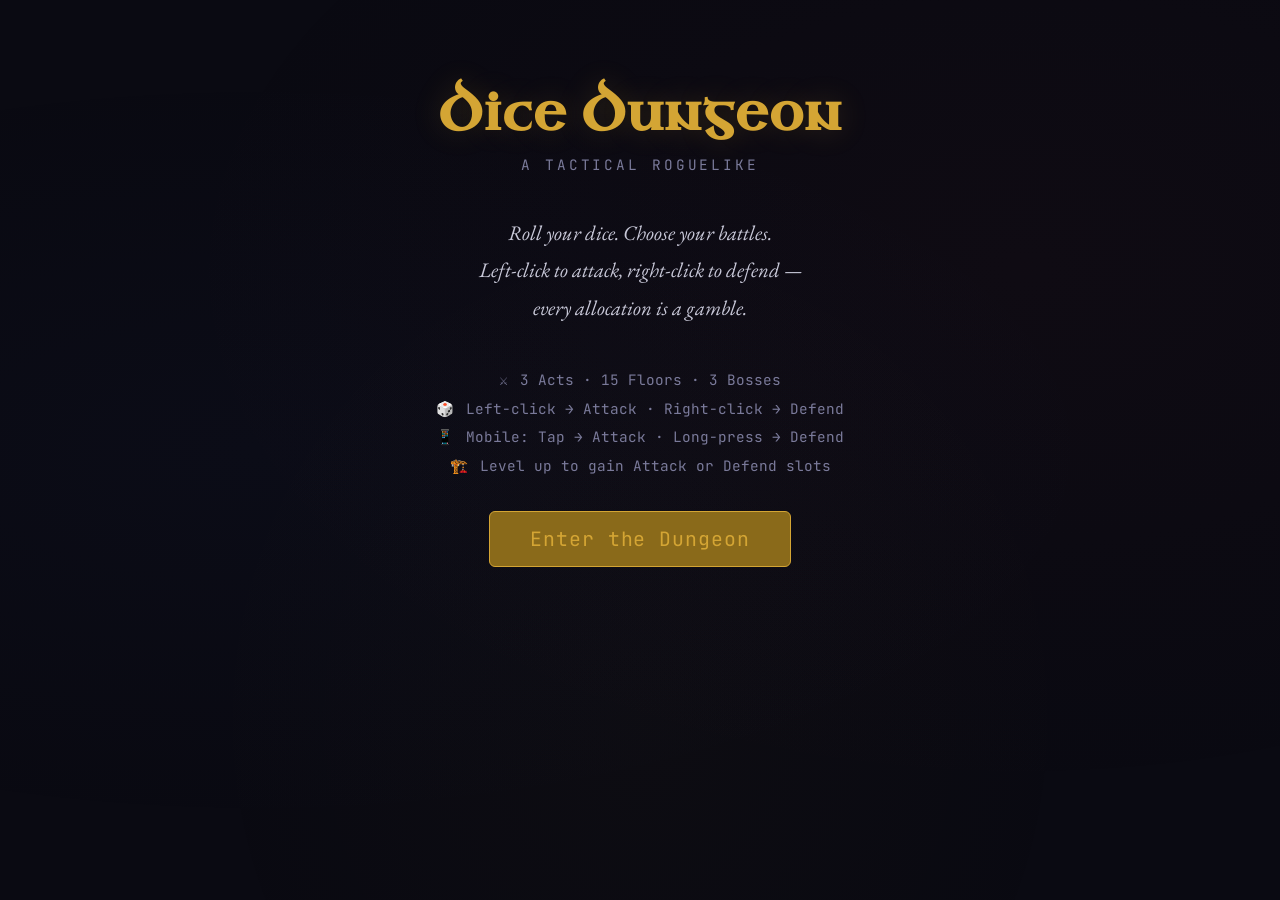
<file: dice_dungeon.html>
<!DOCTYPE html>
<html lang="en">
<head>
    <meta charset="UTF-8">
    <meta name="viewport" content="width=device-width, initial-scale=1.0">
    <title>Dice Dungeon II</title>
    <link href="https://fonts.googleapis.com/css2?family=EB+Garamond:ital,wght@0,400;0,700;1,400&family=JetBrains+Mono:wght@400;700&family=Uncial+Antiqua&display=swap" rel="stylesheet">
    <style>
        :root {
            --bg-deep: #0a0a12;
            --bg-mid: #12121e;
            --bg-surface: #1a1a2a;
            --bg-raised: #22223a;
            --border: #2a2a44;
            --border-bright: #3a3a5a;
            --text: #c8c8d8;
            --text-dim: #7a7a9a;
            --text-bright: #e8e8f0;
            --gold: #d4a534;
            --gold-dim: #8a6a1a;
            --red: #c44040;
            --red-dim: #6a2020;
            --red-bright: #ff6060;
            --green: #40a060;
            --green-bright: #60d080;
            --blue: #4060c0;
            --blue-bright: #6080e0;
            --purple: #8040c0;
            --attack-color: #c44040;
            --defend-color: #4060c0;
            --slot-glow-attack: rgba(196, 64, 64, 0.4);
            --slot-glow-defend: rgba(64, 96, 192, 0.4);
        }

        * { margin: 0; padding: 0; box-sizing: border-box; }

        body {
            font-family: 'EB Garamond', serif;
            background: var(--bg-deep);
            color: var(--text);
            min-height: 100vh;
            display: flex;
            justify-content: center;
            align-items: flex-start;
            padding: 20px;
            font-size: 18px;
            overflow-x: hidden;
        }

        /* Subtle background texture */
        body::before {
            content: '';
            position: fixed;
            inset: 0;
            background: 
                radial-gradient(ellipse at 20% 50%, rgba(64, 96, 192, 0.03) 0%, transparent 60%),
                radial-gradient(ellipse at 80% 30%, rgba(196, 64, 64, 0.03) 0%, transparent 60%),
                radial-gradient(ellipse at 50% 80%, rgba(212, 165, 52, 0.02) 0%, transparent 50%);
            pointer-events: none;
            z-index: 0;
        }

        #game {
            max-width: 800px;
            width: 100%;
            position: relative;
            z-index: 1;
        }

        /* ── Typography ── */
        h1, h2, h3 { font-family: 'Uncial Antiqua', cursive; letter-spacing: 0.02em; }
        .mono { font-family: 'JetBrains Mono', monospace; font-size: 0.85em; }

        /* ── Screens ── */
        .screen { display: none; }
        .screen.active { display: block; animation: fadeIn 0.4s ease; }

        @keyframes fadeIn {
            from { opacity: 0; transform: translateY(8px); }
            to { opacity: 1; transform: translateY(0); }
        }

        /* ── Header / Stats ── */
        .game-header {
            display: flex;
            align-items: center;
            justify-content: space-between;
            padding: 14px 20px;
            background: var(--bg-surface);
            border: 1px solid var(--border);
            border-radius: 8px;
            margin-bottom: 16px;
            gap: 12px;
        }

        .header-title {
            font-family: 'Uncial Antiqua', cursive;
            font-size: 1.1em;
            color: var(--gold);
        }

        .stats-row {
            display: flex;
            gap: 20px;
            font-family: 'JetBrains Mono', monospace;
            font-size: 0.9em;
        }

        .stat-item { display: flex; gap: 6px; align-items: center; }
        .stat-label { color: var(--text-dim); text-transform: uppercase; font-size: 0.8em; letter-spacing: 0.1em; }
        .stat-val { color: var(--text-bright); font-weight: 700; }
        .stat-val.hp { color: var(--red-bright); }
        .stat-val.gold { color: var(--gold); }

        /* ── Floor Progress ── */
        .floor-progress {
            display: flex;
            gap: 3px;
            margin-bottom: 16px;
            padding: 10px 16px;
            background: var(--bg-surface);
            border: 1px solid var(--border);
            border-radius: 6px;
        }

        .floor-pip {
            flex: 1;
            height: 6px;
            background: var(--bg-raised);
            border-radius: 3px;
            position: relative;
            transition: all 0.3s;
        }

        .floor-pip.completed { background: var(--green); }
        .floor-pip.current { background: var(--gold); box-shadow: 0 0 8px var(--gold); }
        .floor-pip.boss { border: 1px solid var(--red-dim); }
        .floor-pip.boss.current { background: var(--red); box-shadow: 0 0 8px var(--red); }
        .floor-pip.shop-pip { border: 1px solid var(--gold-dim); }

        .act-label {
            font-family: 'JetBrains Mono', monospace;
            font-size: 0.65em;
            color: var(--text-dim);
            text-transform: uppercase;
            letter-spacing: 0.15em;
            padding: 0 4px;
            display: flex;
            align-items: center;
        }

        /* ── Enemy Display ── */
        .enemy-panel {
            background: var(--bg-surface);
            border: 1px solid var(--border);
            border-radius: 8px;
            padding: 20px;
            margin-bottom: 16px;
            text-align: center;
        }

        .enemy-name {
            font-family: 'Uncial Antiqua', cursive;
            font-size: 1.6em;
            color: var(--red-bright);
            margin-bottom: 4px;
        }

        .enemy-name.elite { color: var(--gold); text-shadow: 0 0 12px rgba(212, 165, 52, 0.4); }

        .enemy-subtitle {
            font-family: 'JetBrains Mono', monospace;
            font-size: 0.85em;
            color: var(--text-dim);
            margin-bottom: 12px;
        }

        .enemy-hp-bar {
            width: 100%;
            height: 12px;
            background: var(--bg-raised);
            border-radius: 5px;
            overflow: hidden;
            margin-bottom: 6px;
        }

        .enemy-hp-fill {
            height: 100%;
            background: linear-gradient(90deg, var(--red) 0%, var(--red-bright) 100%);
            border-radius: 5px;
            transition: width 0.5s ease;
        }

        .enemy-hp-text {
            font-family: 'JetBrains Mono', monospace;
            font-size: 0.9em;
            color: var(--red-bright);
        }

        .enemy-intent {
            margin-top: 12px;
            padding: 8px 14px;
            background: rgba(196, 64, 64, 0.1);
            border: 1px solid rgba(196, 64, 64, 0.3);
            border-radius: 6px;
            font-size: 0.95em;
            color: var(--text);
        }

        /* ── Dice Tray ── */
        .dice-tray {
            background: var(--bg-surface);
            border: 1px solid var(--border);
            border-radius: 8px;
            padding: 20px;
            margin-bottom: 16px;
        }

        .tray-label {
            font-family: 'JetBrains Mono', monospace;
            font-size: 0.8em;
            color: var(--text-dim);
            text-transform: uppercase;
            letter-spacing: 0.15em;
            margin-bottom: 12px;
        }

        .dice-pool {
            display: flex;
            gap: 10px;
            flex-wrap: wrap;
            justify-content: center;
            min-height: 70px;
            padding: 10px;
            background: var(--bg-mid);
            border: 1px dashed var(--border);
            border-radius: 6px;
        }

        /* ── Dice ── */
        .die {
            width: 68px;
            height: 68px;
            display: flex;
            align-items: center;
            justify-content: center;
            font-family: 'JetBrains Mono', monospace;
            font-size: 1.5em;
            font-weight: 700;
            border-radius: 10px;
            cursor: grab;
            user-select: none;
            position: relative;
            transition: transform 0.2s, box-shadow 0.2s, opacity 0.2s;
            border: 2px solid var(--border-bright);
            background: var(--bg-raised);
            color: var(--text-bright);
        }

        .die:hover { transform: translateY(-3px); box-shadow: 0 6px 16px rgba(0,0,0,0.4); }
        .die.dragging { opacity: 0.4; cursor: grabbing; }

        .die .die-label {
            position: absolute;
            top: 2px;
            right: 4px;
            font-size: 0.35em;
            color: var(--text-dim);
            font-weight: 400;
        }

        .die .die-face-icon {
            position: absolute;
            bottom: 2px;
            left: 4px;
            font-size: 0.5em;
        }

        .die.unrolled {
            color: var(--text-dim);
            border-style: dashed;
        }

        .die.special {
            border-color: var(--gold);
            box-shadow: 0 0 8px rgba(212, 165, 52, 0.2);
        }

        @keyframes diceRoll {
            0% { transform: rotate(0deg) scale(1); }
            25% { transform: rotate(90deg) scale(1.1); }
            50% { transform: rotate(180deg) scale(1); }
            75% { transform: rotate(270deg) scale(1.1); }
            100% { transform: rotate(360deg) scale(1); }
        }

        .die.rolling { animation: diceRoll 0.4s ease; }

        @keyframes pulse-glow {
            0%, 100% { filter: brightness(1); }
            50% { filter: brightness(1.3); }
        }

        /* ── Allocation Slots ── */
        .allocation-area {
            display: grid;
            grid-template-columns: 1fr 1fr;
            gap: 12px;
            margin-bottom: 16px;
        }

        .alloc-slot {
            background: var(--bg-surface);
            border: 2px solid var(--border);
            border-radius: 8px;
            padding: 16px;
            min-height: 100px;
            transition: border-color 0.3s, box-shadow 0.3s;
        }

        .alloc-slot.attack-slot { border-color: var(--red-dim); background: rgba(196, 64, 64, 0.04); }
        .alloc-slot.attack-slot .slot-header { color: var(--attack-color); }
        .alloc-slot.defend-slot { border-color: rgba(64, 96, 192, 0.4); background: rgba(64, 96, 192, 0.04); }
        .alloc-slot.defend-slot .slot-header { color: var(--defend-color); }

        .slot-header {
            display: flex;
            justify-content: space-between;
            align-items: center;
            margin-bottom: 12px;
        }

        .slot-title {
            font-family: 'JetBrains Mono', monospace;
            font-size: 0.85em;
            text-transform: uppercase;
            letter-spacing: 0.12em;
        }

        .slot-count {
            font-size: 0.9em;
            opacity: 0.7;
        }

        .slot-count.full {
            color: var(--green-bright);
            opacity: 1;
        }

        .slot-total {
            font-family: 'JetBrains Mono', monospace;
            font-size: 1.2em;
            font-weight: 700;
        }

        .slot-dice-grid {
            display: flex;
            gap: 8px;
            flex-wrap: wrap;
            align-items: center;
        }

        .slot-dice-grid .die { width: 58px; height: 58px; font-size: 1.3em; }

        /* Empty slot placeholder */
        .slot-placeholder {
            width: 58px;
            height: 58px;
            border: 2px dashed var(--border);
            border-radius: 10px;
            display: flex;
            align-items: center;
            justify-content: center;
            font-size: 0.8em;
            color: var(--border-bright);
            transition: border-color 0.2s, background 0.2s;
        }

        .attack-slot .slot-placeholder {
            border-color: rgba(196, 64, 64, 0.25);
            background: rgba(196, 64, 64, 0.03);
        }
        .attack-slot .slot-placeholder:hover {
            border-color: rgba(196, 64, 64, 0.5);
            background: rgba(196, 64, 64, 0.06);
        }

        .defend-slot .slot-placeholder {
            border-color: rgba(64, 96, 192, 0.25);
            background: rgba(64, 96, 192, 0.03);
        }
        .defend-slot .slot-placeholder:hover {
            border-color: rgba(64, 96, 192, 0.5);
            background: rgba(64, 96, 192, 0.06);
        }

        /* Filled slot glow */
        .slot-placeholder.filled {
            border-style: solid;
            border-color: transparent;
        }

        .slot-summary {
            margin-top: 10px;
            font-family: 'JetBrains Mono', monospace;
            font-size: 0.8em;
            color: var(--text-dim);
        }

        /* ── Buttons ── */
        .btn {
            font-family: 'JetBrains Mono', monospace;
            font-size: 0.9em;
            padding: 10px 22px;
            border: 1px solid var(--border-bright);
            border-radius: 6px;
            cursor: pointer;
            transition: all 0.2s;
            background: var(--bg-raised);
            color: var(--text);
            letter-spacing: 0.05em;
        }

        .btn:hover { background: var(--border); transform: translateY(-1px); }
        .btn:disabled { opacity: 0.35; cursor: not-allowed; transform: none; }

        .btn-primary {
            background: var(--gold-dim);
            border-color: var(--gold);
            color: var(--gold);
        }
        .btn-primary:hover { background: var(--gold); color: var(--bg-deep); }

        .btn-attack {
            background: var(--red-dim);
            border-color: var(--red);
            color: var(--red-bright);
        }
        .btn-attack:hover { background: var(--red); color: white; }

        .btn-green {
            background: rgba(64, 160, 96, 0.2);
            border-color: var(--green);
            color: var(--green-bright);
        }
        .btn-green:hover { background: var(--green); color: white; }

        .btn-group { display: flex; gap: 8px; justify-content: center; flex-wrap: wrap; }

        /* ── Action Bar ── */
        .action-bar {
            display: flex;
            gap: 8px;
            justify-content: center;
            align-items: center;
            margin-bottom: 12px;
            flex-wrap: wrap;
        }

        .btn-execute-main {
            background: var(--red-dim);
            border: 2px solid var(--red);
            color: var(--red-bright);
            font-size: 1em;
            padding: 12px 32px;
            font-weight: 700;
            letter-spacing: 0.08em;
            text-transform: uppercase;
        }
        .btn-execute-main:hover:not(:disabled) {
            background: var(--red);
            color: white;
            box-shadow: 0 0 16px rgba(196, 64, 64, 0.4);
        }
        .btn-execute-main:disabled {
            opacity: 0.25;
            border-color: var(--border);
            background: var(--bg-raised);
            color: var(--text-dim);
        }

        /* Clickable dice pool pre-roll */
        .dice-pool.clickable-roll {
            cursor: pointer;
            border-color: var(--gold-dim);
            transition: border-color 0.2s, box-shadow 0.2s;
        }
        .dice-pool.clickable-roll:hover {
            border-color: var(--gold);
            box-shadow: 0 0 12px rgba(212, 165, 52, 0.15);
        }

        .dice-pool.clickable-execute {
            cursor: pointer;
            border-color: var(--red-dim);
            border-style: solid;
            transition: border-color 0.2s, box-shadow 0.2s;
        }
        .dice-pool.clickable-execute:hover {
            border-color: var(--red);
            box-shadow: 0 0 12px rgba(196, 64, 64, 0.2);
        }

        /* ── Combat Log ── */
        .combat-log {
            background: var(--bg-mid);
            border: 1px solid var(--border);
            border-radius: 6px;
            padding: 12px;
            max-height: 140px;
            overflow-y: auto;
            margin-top: 12px;
            font-size: 0.9em;
        }

        .combat-log::-webkit-scrollbar { width: 4px; }
        .combat-log::-webkit-scrollbar-track { background: transparent; }
        .combat-log::-webkit-scrollbar-thumb { background: var(--border); border-radius: 2px; }

        .log-entry {
            padding: 3px 0 3px 10px;
            border-left: 2px solid var(--border);
            margin: 4px 0;
            font-size: 0.9em;
            color: var(--text-dim);
        }
        .log-entry.damage { border-color: var(--red); color: var(--red-bright); }
        .log-entry.heal { border-color: var(--green); color: var(--green-bright); }
        .log-entry.info { border-color: var(--gold); color: var(--gold); }
        .log-entry.defend { border-color: var(--blue); color: var(--blue-bright); }

        /* ── Reward / Shop / Event cards ── */
        .card-grid {
            display: grid;
            grid-template-columns: repeat(auto-fit, minmax(200px, 1fr));
            gap: 12px;
            margin: 16px 0;
        }

        .card {
            background: var(--bg-surface);
            border: 1px solid var(--border);
            border-radius: 8px;
            padding: 18px;
            cursor: pointer;
            transition: all 0.25s;
        }

        .card:hover {
            border-color: var(--gold);
            transform: translateY(-3px);
            box-shadow: 0 8px 24px rgba(0,0,0,0.3);
        }

        .card-title {
            font-family: 'Uncial Antiqua', cursive;
            font-size: 1.15em;
            color: var(--gold);
            margin-bottom: 8px;
        }

        .card-desc {
            font-size: 0.9em;
            color: var(--text-dim);
            line-height: 1.5;
        }

        .card-effect {
            margin-top: 8px;
            font-family: 'JetBrains Mono', monospace;
            font-size: 0.85em;
            color: var(--green-bright);
        }

        .card-price {
            font-family: 'JetBrains Mono', monospace;
            font-size: 0.9em;
            color: var(--gold);
            margin-top: 8px;
        }

        .card.disabled { opacity: 0.4; cursor: not-allowed; }
        .card.disabled:hover { border-color: var(--border); transform: none; box-shadow: none; }

        /* ── Start Screen ── */
        .start-screen { text-align: center; padding: 60px 20px; }

        .start-screen h1 {
            font-size: 2.8em;
            color: var(--gold);
            margin-bottom: 8px;
            text-shadow: 0 0 30px rgba(212, 165, 52, 0.2);
        }

        .start-screen .subtitle {
            font-family: 'JetBrains Mono', monospace;
            font-size: 0.8em;
            color: var(--text-dim);
            letter-spacing: 0.2em;
            text-transform: uppercase;
            margin-bottom: 40px;
        }

        .start-screen .flavor {
            max-width: 500px;
            margin: 0 auto 40px;
            font-size: 1.15em;
            line-height: 1.8;
            color: var(--text);
            font-style: italic;
        }

        .start-screen .start-btn {
            font-size: 1.1em;
            padding: 14px 40px;
        }

        /* ── Game Over ── */
        .gameover-screen { text-align: center; padding: 40px 20px; }

        .gameover-screen h2 {
            font-size: 2.2em;
            margin-bottom: 20px;
        }
        .gameover-screen h2.defeat { color: var(--red); }
        .gameover-screen h2.victory { color: var(--gold); text-shadow: 0 0 20px rgba(212,165,52,0.3); }

        .final-stats {
            background: var(--bg-surface);
            border: 1px solid var(--border);
            border-radius: 8px;
            padding: 20px;
            margin: 20px auto;
            max-width: 400px;
            text-align: left;
        }

        .final-stat-row {
            display: flex;
            justify-content: space-between;
            padding: 8px 0;
            border-bottom: 1px solid var(--border);
            font-size: 0.95em;
        }
        .final-stat-row:last-child { border: none; }
        .final-stat-row span:last-child { color: var(--gold); font-weight: 700; }

        /* ── Section title ── */
        .section-title {
            text-align: center;
            font-family: 'Uncial Antiqua', cursive;
            font-size: 1.4em;
            color: var(--gold);
            margin: 16px 0;
        }

        /* ── Event panel ── */
        .event-panel {
            background: var(--bg-surface);
            border: 1px solid var(--border);
            border-radius: 8px;
            padding: 24px;
            margin-bottom: 16px;
        }

        .event-text {
            font-size: 1.1em;
            line-height: 1.7;
            margin-bottom: 20px;
            font-style: italic;
        }

        /* ── Artifacts display ── */
        .artifacts-bar {
            display: flex;
            gap: 6px;
            flex-wrap: wrap;
            padding: 8px 12px;
            background: var(--bg-surface);
            border: 1px solid var(--border);
            border-radius: 6px;
            margin-bottom: 12px;
            min-height: 36px;
            align-items: center;
        }

        .artifact-pip {
            font-size: 1.1em;
            cursor: help;
            transition: transform 0.2s;
        }
        .artifact-pip:hover { transform: scale(1.3); }

        .artifacts-label {
            font-family: 'JetBrains Mono', monospace;
            font-size: 0.65em;
            color: var(--text-dim);
            text-transform: uppercase;
            letter-spacing: 0.1em;
        }

        /* ── Buffs ── */
        .buffs-row {
            display: flex;
            gap: 8px;
            flex-wrap: wrap;
            margin-bottom: 8px;
        }

        .buff-tag {
            font-family: 'JetBrains Mono', monospace;
            font-size: 0.7em;
            padding: 3px 8px;
            border-radius: 4px;
            background: rgba(64, 160, 96, 0.15);
            border: 1px solid rgba(64, 160, 96, 0.3);
            color: var(--green-bright);
        }

        /* ── Rest Screen ── */
        .rest-panel {
            background: var(--bg-surface);
            border: 1px solid var(--border);
            border-radius: 8px;
            padding: 24px;
            text-align: center;
            margin-bottom: 16px;
        }

        .rest-panel h3 {
            color: var(--gold);
            margin-bottom: 8px;
        }

        .rest-panel p {
            color: var(--text-dim);
            margin-bottom: 16px;
            font-style: italic;
        }

        /* Dice face management */
        .dice-inventory {
            display: flex;
            gap: 12px;
            flex-wrap: wrap;
            justify-content: center;
            margin: 16px 0;
        }

        .dice-inv-card {
            background: var(--bg-raised);
            border: 1px solid var(--border);
            border-radius: 8px;
            padding: 14px;
            width: 120px;
            text-align: center;
        }

        .dice-inv-card .die-preview {
            width: 50px;
            height: 50px;
            margin: 0 auto 8px;
            display: flex;
            align-items: center;
            justify-content: center;
            font-family: 'JetBrains Mono', monospace;
            font-size: 1em;
            font-weight: 700;
            background: var(--bg-surface);
            border: 2px solid var(--border-bright);
            border-radius: 8px;
            color: var(--text-dim);
        }

        .dice-inv-card .die-range {
            font-family: 'JetBrains Mono', monospace;
            font-size: 0.8em;
            color: var(--text);
        }

        .dice-inv-card .die-faces-list {
            font-size: 0.75em;
            color: var(--text-dim);
            margin-top: 4px;
        }

        /* Tooltip */
        .tooltip-wrapper { position: relative; display: inline-block; }
        .tooltip-wrapper .tooltip-text {
            visibility: hidden;
            background: var(--bg-deep);
            border: 1px solid var(--border-bright);
            color: var(--text);
            font-size: 0.8em;
            padding: 6px 10px;
            border-radius: 4px;
            position: absolute;
            bottom: 120%;
            left: 50%;
            transform: translateX(-50%);
            white-space: nowrap;
            z-index: 10;
        }
        .tooltip-wrapper:hover .tooltip-text { visibility: visible; }

        /* Mobile touch support */
        @media (max-width: 600px) {
            .allocation-area { grid-template-columns: 1fr; }
            .die { width: 58px; height: 58px; font-size: 1.3em; }
            .slot-dice-grid .die { width: 52px; height: 52px; font-size: 1.2em; }
            .slot-placeholder { width: 52px; height: 52px; }
            .stats-row { gap: 10px; flex-wrap: wrap; }
            .game-header { flex-direction: column; gap: 8px; }
            body { font-size: 17px; }
        }
    </style>
</head>
<body>
<div id="game">

<!-- ═══════════ START SCREEN ═══════════ -->
<div id="screen-start" class="screen active">
    <div class="start-screen">
        <h1>Dice Dungeon</h1>
        <div class="subtitle">A Tactical Roguelike</div>
        <div class="flavor">
            Roll your dice. Choose your battles.<br>
            Left-click to attack, right-click to defend &mdash;<br>
            every allocation is a gamble.
        </div>
        <div style="margin-bottom: 30px;">
            <div style="color: var(--text-dim); font-family: 'JetBrains Mono', monospace; font-size: 0.8em; line-height: 2;">
                ⚔️ &thinsp;3 Acts &middot; 15 Floors &middot; 3 Bosses<br>
                🎲 &thinsp;Left-click → Attack &middot; Right-click → Defend<br>
                📱 &thinsp;Mobile: Tap → Attack &middot; Long-press → Defend<br>
                🏗️ &thinsp;Level up to gain Attack or Defend slots
            </div>
        </div>
        <button class="btn btn-primary start-btn" onclick="Game.start()">Enter the Dungeon</button>
    </div>
</div>

<!-- ═══════════ COMBAT SCREEN ═══════════ -->
<div id="screen-combat" class="screen">
    <div class="game-header">
        <div class="header-title">Dice Dungeon</div>
        <div class="stats-row">
            <div class="stat-item"><span class="stat-label">Floor</span><span class="stat-val" id="s-floor">1</span></div>
            <div class="stat-item"><span class="stat-label">Lvl</span><span class="stat-val" id="s-level">1</span></div>
            <div class="stat-item"><span class="stat-label">XP</span><span class="stat-val" id="s-xp">0/50</span></div>
            <div class="stat-item"><span class="stat-label">HP</span><span class="stat-val hp" id="s-hp">50/50</span></div>
            <div class="stat-item"><span class="stat-label">Dice</span><span class="stat-val" id="s-dice">3/4</span></div>
            <div class="stat-item"><span class="stat-label">Gold</span><span class="stat-val gold" id="s-gold">0</span></div>
        </div>
        <button class="btn" id="btn-inventory" onclick="Inventory.toggle()" style="font-size:0.8em; padding:5px 10px; white-space:nowrap; flex-shrink:0;">📋</button>
    </div>
    <div id="floor-progress"></div>
    <div id="artifacts-display" class="artifacts-bar" style="display:none;"></div>
    <div id="buffs-display" class="buffs-row"></div>

    <div id="enemy-panel" class="enemy-panel"></div>

    <div class="dice-tray" id="dice-tray-main">
        <div class="tray-label">🎲 Your Dice — <span style="color:var(--attack-color)">Left-click → Attack</span> · <span style="color:var(--defend-color)">Right-click → Defend</span> · Click in slot to return <span id="reroll-counter" style="display:none; color: var(--gold); margin-left: 8px;">🔄 0</span></div>
        <div class="dice-pool" id="dice-pool" style="cursor: pointer;"></div>
        <div style="text-align:center; margin-top: 10px;">
            <span id="roll-hint" class="mono" style="color: var(--gold); font-size: 0.85em;">Click dice or press Roll to begin</span>
        </div>
        <div style="text-align:center; margin-top: 8px;">
            <button class="btn btn-execute-main" id="btn-execute" onclick="Combat.execute()" style="display:none;">⚔️ Execute Turn</button>
        </div>
    </div>

    <div class="dice-tray" id="autofire-tray" style="display:none;">
        <div class="tray-label">✨ Auto-triggered effects</div>
        <div class="dice-pool" id="autofire-dice"></div>
    </div>

    <div class="allocation-area">
        <div class="alloc-slot attack-slot" id="slot-attack">
            <div class="slot-header">
                <span class="slot-title">⚔️ Attack <span class="slot-count" id="atk-slot-count">(0/2)</span></span>
                <span class="slot-total" id="attack-total">0</span>
            </div>
            <div class="slot-dice-grid" id="slot-attack-dice"></div>
            <div class="slot-summary" id="attack-summary"></div>
        </div>
        <div class="alloc-slot defend-slot" id="slot-defend">
            <div class="slot-header">
                <span class="slot-title">🛡️ Defend <span class="slot-count" id="def-slot-count">(0/2)</span></span>
                <span class="slot-total" id="defend-total">0</span>
            </div>
            <div class="slot-dice-grid" id="slot-defend-dice"></div>
            <div class="slot-summary" id="defend-summary"></div>
        </div>
    </div>

    <div class="action-bar">
        <button class="btn" id="btn-return-all" onclick="Combat.returnAll()" style="display:none;">↩ Return All</button>
    </div>

    <div class="combat-log" id="combat-log"></div>
</div>

<!-- ═══════════ REWARD SCREEN ═══════════ -->
<div id="screen-reward" class="screen">
    <div class="game-header">
        <div class="header-title">Dice Dungeon</div>
        <div class="stats-row">
            <div class="stat-item"><span class="stat-label">Floor</span><span class="stat-val" id="r-floor">1</span></div>
            <div class="stat-item"><span class="stat-label">HP</span><span class="stat-val hp" id="r-hp">50/50</span></div>
            <div class="stat-item"><span class="stat-label">Gold</span><span class="stat-val gold" id="r-gold">0</span></div>
        </div>
        <button class="btn" onclick="Inventory.toggle()" style="font-size:0.8em; padding:5px 10px; white-space:nowrap; flex-shrink:0;">📋</button>
    </div>
    <div class="section-title" id="reward-title">Victory — Choose Your Reward</div>
    <div class="card-grid" id="reward-cards"></div>
</div>

<!-- ═══════════ SHOP SCREEN ═══════════ -->
<div id="screen-shop" class="screen">
    <div class="game-header">
        <div class="header-title">The Dice Emporium</div>
        <div class="stats-row">
            <div class="stat-item"><span class="stat-label">HP</span><span class="stat-val hp" id="sh-hp">50/50</span></div>
            <div class="stat-item"><span class="stat-label">Dice</span><span class="stat-val" id="sh-dice">3/4</span></div>
            <div class="stat-item"><span class="stat-label">Gold</span><span class="stat-val gold" id="sh-gold">0</span></div>
        </div>
        <button class="btn" onclick="Inventory.toggle()" style="font-size:0.8em; padding:5px 10px; white-space:nowrap; flex-shrink:0;">📋</button>
    </div>
    <div class="section-title">Browse Wares</div>
    <div class="card-grid" id="shop-cards"></div>
    <div class="btn-group" style="margin-top:16px;">
        <button class="btn btn-primary" onclick="Shop.leave()">Continue →</button>
    </div>
</div>

<!-- ═══════════ EVENT SCREEN ═══════════ -->
<div id="screen-event" class="screen">
    <div class="game-header">
        <div class="header-title">Dice Dungeon</div>
        <div class="stats-row">
            <div class="stat-item"><span class="stat-label">Floor</span><span class="stat-val" id="e-floor">1</span></div>
            <div class="stat-item"><span class="stat-label">HP</span><span class="stat-val hp" id="e-hp">50/50</span></div>
            <div class="stat-item"><span class="stat-label">Gold</span><span class="stat-val gold" id="e-gold">0</span></div>
        </div>
        <button class="btn" onclick="Inventory.toggle()" style="font-size:0.8em; padding:5px 10px; white-space:nowrap; flex-shrink:0;">📋</button>
    </div>
    <div class="event-panel" id="event-panel"></div>
</div>

<!-- ═══════════ REST SCREEN ═══════════ -->
<div id="screen-rest" class="screen">
    <div class="game-header">
        <div class="header-title">Dice Dungeon</div>
        <div class="stats-row">
            <div class="stat-item"><span class="stat-label">HP</span><span class="stat-val hp" id="rest-hp">50/50</span></div>
            <div class="stat-item"><span class="stat-label">Gold</span><span class="stat-val gold" id="rest-gold">0</span></div>
        </div>
        <button class="btn" onclick="Inventory.toggle()" style="font-size:0.8em; padding:5px 10px; white-space:nowrap; flex-shrink:0;">📋</button>
    </div>
    <div class="section-title" id="rest-title">Act Complete — Rest &amp; Prepare</div>
    <div id="rest-content"></div>
</div>

<!-- ═══════════ GAME OVER ═══════════ -->
<div id="screen-gameover" class="screen">
    <div class="gameover-screen">
        <h2 id="go-title">Defeated</h2>
        <div class="final-stats" id="go-stats"></div>
        <div id="go-buttons" style="margin-top:20px; display:flex; gap:12px; justify-content:center; flex-wrap:wrap;">
            <button class="btn btn-primary" onclick="Game.start()">Try Again</button>
        </div>
    </div>
</div>

<!-- ═══════════ INVENTORY OVERLAY ═══════════ -->
<div id="inventory-overlay" style="display:none; position:fixed; inset:0; z-index:100; background:rgba(0,0,0,0.8); overflow-y:auto; padding:20px;">
    <div style="max-width:500px; margin:0 auto;">
        <div style="display:flex; justify-content:space-between; align-items:center; margin-bottom:16px;">
            <h2 style="color:var(--gold); font-family:Uncial Antiqua,cursive; margin:0;">📋 Build Overview</h2>
            <button class="btn" onclick="Inventory.toggle()" style="font-size:0.8em;">✕ Close</button>
        </div>
        <div id="inventory-content"></div>
    </div>
</div>

</div><!-- /game -->

<script>
// ════════════════════════════════════════════════════════════
//  GAME STATE
// ════════════════════════════════════════════════════════════
const GS = {
    floor: 1,
    act: 1,
    hp: 50,
    maxHp: 50,
    gold: 0,
    level: 1,
    xp: 0,
    xpNext: 50,
    dice: [],
    slots: { attack: 2, defend: 2 }, // starting slots
    runes: { attack: [], defend: [] }, // sacrificed slot runes
    passives: {}, // passive effects from skill tree
    unlockedNodes: [], // skill tree node ids
    rerolls: 0, // rerolls per combat
    rerollsLeft: 0, // remaining this combat
    enemy: null,
    enemiesKilled: 0,
    totalGold: 0,
    artifacts: [],
    buffs: { damageBoost: 0, armor: 0 },
    // Allocation tracking
    allocated: { attack: [], defend: [] },
    rolled: false,
    // Challenge boss
    challengeMode: false,
    challengeDmg: 0,
    challengeTurns: 0,
};

// ════════════════════════════════════════════════════════════
//  FLOOR LAYOUT — 3 acts × 5 floors, boss at 5/10/15
// ════════════════════════════════════════════════════════════
// Types: combat, elite, event, shop, boss
// Act 1: combat, combat, event, shop, boss
// Act 2: combat, event, elite, shop, boss
// Act 3: combat, elite, event, shop, boss
function getFloorType(floor) {
    const layout = {
        1: 'combat', 2: 'combat', 3: 'event', 4: 'shop', 5: 'boss',
        6: 'combat', 7: 'event', 8: 'elite', 9: 'shop', 10: 'boss',
        11: 'combat', 12: 'elite', 13: 'event', 14: 'shop', 15: 'boss',
    };
    return layout[floor] || 'combat';
}

function getAct(floor) {
    if (floor <= 5) return 1;
    if (floor <= 10) return 2;
    return 3;
}

// ════════════════════════════════════════════════════════════
//  ENEMIES
// ════════════════════════════════════════════════════════════
const ENEMIES = {
    // act 1
    1: [
        { name: 'Goblin', hp: 20, atk: 5, gold: 20 },
        { name: 'Skeleton', hp: 24, atk: 5, gold: 22 },
        { name: 'Dire Rat', hp: 16, atk: 6, gold: 18 },
    ],
    2: [
        { name: 'Orc Warrior', hp: 45, atk: 11, gold: 25 },
        { name: 'Dark Mage', hp: 36, atk: 13, gold: 30 },
        { name: 'Troll', hp: 55, atk: 10, gold: 28 },
        { name: 'Vampire', hp: 40, atk: 14, gold: 35 },
    ],
    3: [
        { name: 'Demon', hp: 75, atk: 17, gold: 45 },
        { name: 'Lich', hp: 70, atk: 20, gold: 50 },
        { name: 'Dragon Whelp', hp: 85, atk: 16, gold: 55 },
    ]
};

const ELITES = [
    { prefix: '💀 Deadly', hpM: 1.3, atkM: 1.5, goldM: 2 },
    { prefix: '🛡️ Armored', hpM: 1.8, atkM: 1.0, goldM: 1.5 },
    { prefix: '⚡ Swift', hpM: 1.0, atkM: 1.8, goldM: 1.8 },
    { prefix: '🔥 Enraged', hpM: 1.2, atkM: 2.0, goldM: 2.5 },
];

const BOSSES = {
    5:  { name: 'The Bone King', hp: 70, atk: 9, gold: 100 },
    10: { name: 'Crimson Wyrm', hp: 170, atk: 18, gold: 150 },
    15: { name: 'The Void Lord', hp: 260, atk: 25, gold: 250 },
};

// ════════════════════════════════════════════════════════════
//  FACE MODIFIERS
// ════════════════════════════════════════════════════════════
const FACE_MODS = [
    // ── GENERAL ──
    { name: '×2 Strike', icon: '⚡', desc: 'Doubles total damage/block of this slot', effect: 'slotMultiply', value: 2, color: '#d4a534', autoFire: false },
    { name: '+5 Bonus', icon: '💎', desc: '+5 per die in this slot (this die contributes bonus only)', effect: 'slotAdd', value: 5, color: '#40a060', autoFire: false },
    { name: 'Shield', icon: '🛡', desc: 'Blocks 4 extra damage (defend slot only)', effect: 'defAdd', value: 4, color: '#4060c0', autoFire: false },

    // ── WIDE BUILD (many dice/slots) ──
    { name: 'Pack Tactics', icon: '🐺', desc: '+2 per die in this slot (stacks with other dice)', effect: 'packTactics', value: 2, color: '#6a8f3f', autoFire: false },
    { name: 'Volley', icon: '🏹', desc: 'If 3+ dice in this slot, +8 bonus', effect: 'volley', value: 8, color: '#7a6f3f', autoFire: false },

    // ── TALL BUILD (few big dice) ──
    { name: 'Threshold', icon: '🔶', desc: 'If this die rolled ≥8, double its value', effect: 'threshold', value: 8, color: '#c06020', autoFire: false },

    // ── UTILITY BUILD (sustain/economy/rerolls) ──
    { name: 'Lucky', icon: '🎰', desc: 'When this face triggers, +1 reroll this combat', effect: 'lucky', value: 1, color: '#30a0a0', autoFire: false },

    // ── POISON BUILD ──
    { name: 'Poison Tip', icon: '☠️', desc: 'Apply 2 poison when this face triggers', effect: 'poison', value: 2, color: '#50a030', autoFire: false },

    // ── AUTO-FIRE (trigger on roll) ──
    { name: 'Rejuvenate', icon: '❤️', desc: 'Gain 5 regen (heals each turn, -1/turn)', effect: 'heal', value: 5, color: '#c44040', autoFire: true },
    { name: 'Lifesteal', icon: '🩸', desc: 'Heal 30% of attack damage (auto)', effect: 'lifesteal', value: 0.3, color: '#a03030', autoFire: true },
    { name: 'Gold Rush', icon: '💰', desc: 'Gain 10 gold (auto)', effect: 'gold', value: 10, color: '#d4a534', autoFire: true },
    { name: 'Scavenger', icon: '🪤', desc: 'Gain 5 gold per combat (auto). Stacks.', effect: 'scavGold', value: 5, color: '#8a7a30', autoFire: true },
    { name: 'Midas Touch', icon: '👑', desc: 'Gain gold equal to die value when triggered', effect: 'midasGold', value: 1, color: '#d4a534', autoFire: false },
];

// ════════════════════════════════════════════════════════════
//  ARTIFACTS
// ════════════════════════════════════════════════════════════
const ARTIFACT_POOL = [
    // ── GENERAL ──
    { name: 'Heart of Phoenix', icon: '🔥', desc: 'Heal 8 HP at start of each combat', effect: 'combatHeal', value: 8 },
    { name: "Rabbit's Foot", icon: '🍀', desc: '+1 to all dice rolls', effect: 'diceFlat', value: 1 },
    { name: 'War Drum', icon: '🥁', desc: 'First attack each combat deals +10 damage', effect: 'firstStrike', value: 10 },
    { name: 'Vampiric Amulet', icon: '🩸', desc: '5% lifesteal on all attacks', effect: 'permLifesteal', value: 0.05 },
    { name: 'Whetstone', icon: '🪨', desc: '+3 flat attack damage', effect: 'flatAtk', value: 3 },
    { name: 'Iron Will', icon: '🛡️', desc: '+2 permanent armor', effect: 'permArmor', value: 2 },
    { name: 'Ancient Tome', icon: '📖', desc: '+50% XP from all sources', effect: 'xpMult', value: 0.5 },

    // ── WIDE BUILD ──
    { name: "Hydra's Crest", icon: '🐉', desc: '+1 damage per die you own', effect: 'dmgPerDie', value: 1 },
    { name: 'Swarm Banner', icon: '🚩', desc: 'If 4+ dice in attack slot, +10 damage', effect: 'swarmAtk', value: 10 },
    { name: 'Legion Shield', icon: '🏰', desc: 'If 3+ dice in defend slot, +6 block', effect: 'swarmDef', value: 6 },

    // ── TALL BUILD ──
    { name: "Giant's Belt", icon: '⛓️', desc: '+5 damage per die with max ≥10', effect: 'giantDmg', value: 5 },
    { name: 'Colossus Ring', icon: '💎', desc: 'Dice with range ≥10 get +3 to rolls', effect: 'colossusDice', value: 3 },
    { name: 'Executioner Blade', icon: '⚔️', desc: 'Single-die attacks deal double damage', effect: 'executioner', value: 2 },

    // ── UTILITY BUILD ──
    { name: "Gambler's Coin", icon: '🪙', desc: 'Each reroll used deals 3 damage', effect: 'rerollDmg', value: 3 },
    { name: 'Lucky Charm', icon: '🎲', desc: '+1 reroll per combat', effect: 'bonusReroll', value: 1 },
    { name: 'Merchant Ledger', icon: '📜', desc: 'Shop items cost 20% less', effect: 'shopDiscount', value: 0.2 },
    { name: 'Golden Crown', icon: '👑', desc: '+25% gold from all sources', effect: 'goldMult', value: 0.25 },
    { name: 'Gilded Gauntlet', icon: '✨', desc: 'Start of combat: spend 50 gold → deal 15 damage', effect: 'goldToDmg', value: 1 },
    { name: "Merchant's Crown", icon: '💎', desc: '+1 attack damage per 20 gold held', effect: 'goldScaleDmg', value: 20 },
    { name: 'Tax Collector', icon: '💰', desc: 'Gain 10 gold after every combat', effect: 'goldPerKill', value: 10 },

    // ── POISON BUILD ──
    { name: 'Serpent Fang', icon: '🐍', desc: 'All attacks apply poison equal to 10% of damage', effect: 'poisonOnHit', value: 0.1 },
    { name: 'Plague Bearer', icon: '🦠', desc: 'Poison ticks deal double damage', effect: 'poisonDouble', value: 2 },
];

// ════════════════════════════════════════════════════════════
//  SLOT RUNES (sacrifice a slot for permanent effect)
// ════════════════════════════════════════════════════════════
const RUNES = {
    attack: [
        { name: 'Fury Rune', icon: '🔥', desc: 'Each attack die deals +3 damage', effect: 'furyPerDie', value: 3 },
        { name: 'Berserker Mark', icon: '⚔️', desc: '×1.5 to all attack damage', effect: 'atkMultRune', value: 1.5 },
        { name: 'Venom Edge', icon: '☠️', desc: 'Apply 3 poison every turn', effect: 'poisonPerTurn', value: 3 },
    ],
    defend: [
        { name: 'Stone Ward', icon: '🪨', desc: '+5 block every turn', effect: 'flatBlock', value: 5 },
        { name: 'Thorn Mantle', icon: '🌿', desc: 'Reflect 3 damage when hit', effect: 'thorns', value: 3 },
        { name: 'Regeneration', icon: '💚', desc: 'Heal 3 HP at start of each turn', effect: 'regenPerTurn', value: 3 },
    ],
    either: [
        { name: 'Amplifier', icon: '🔮', desc: '×2 to this slot\'s total', effect: 'amplifier', value: 2 },
        { name: "Titan's Blow", icon: '🔨', desc: 'If only 1 die in this slot, ×3 its value', effect: 'titanBlow', value: 3 },
    ]
};

// ════════════════════════════════════════════════════════════
//  PASSIVE SKILL TREE
// ════════════════════════════════════════════════════════════
const SKILL_TREE = [
    // ── ROOT (row 0) ──
    { id: 'root', name: 'Adventurer', icon: '⭐', desc: '+1 Attack Slot, +1 Defend Slot', row: 0, col: 3, requires: [], effect: (gs) => { gs.slots.attack++; gs.slots.defend++; } },

    // ── WIDE BRANCH (left, col 0) ──
    { id: 'w1', name: 'Extra Arms', icon: '🐺', desc: '+1 Attack Slot', row: 1, col: 0, requires: ['root'], effect: (gs) => { gs.slots.attack++; } },
    { id: 'w2', name: 'Pack Tactics', icon: '🐺', desc: 'Passive: +1 dmg per die in attack slot', row: 2, col: 0, requires: ['w1'], effect: (gs) => { gs.passives.packTactics = (gs.passives.packTactics || 0) + 1; } },
    { id: 'w3', name: 'Shield Wall', icon: '🐺', desc: '+1 Defend Slot', row: 3, col: 0, requires: ['w2', 'wt'], requiresAny: true, effect: (gs) => { gs.slots.defend++; } },
    { id: 'w4', name: 'Volley', icon: '🐺', desc: 'Passive: 3+ dice in slot = +8 bonus', row: 4, col: 0, requires: ['w3'], effect: (gs) => { gs.passives.volley = (gs.passives.volley || 0) + 8; } },
    { id: 'w5', name: 'Swarm Master', icon: '👑', desc: 'Passive: +2 per die in ANY slot', row: 5, col: 0, requires: ['w4'], effect: (gs) => { gs.passives.swarmMaster = (gs.passives.swarmMaster || 0) + 2; } },

    // ── GOLD BRANCH (col 2) ──
    { id: 'g1', name: 'Prospector', icon: '💰', desc: '+15 gold immediately, +5 gold per combat', effect: (gs) => { gs.gold += 15; gs.passives.goldPerCombat = (gs.passives.goldPerCombat || 0) + 5; }, row: 1, col: 2, requires: ['root'] },
    { id: 'g2', name: 'Appraisal', icon: '💰', desc: 'Shop prices reduced by 15%', effect: (gs) => { gs.passives.shopDiscount = (gs.passives.shopDiscount || 0) + 0.15; }, row: 2, col: 2, requires: ['g1'] },
    { id: 'g3', name: 'Investment', icon: '💰', desc: '+1 atk damage per 15 gold held', effect: (gs) => { gs.passives.goldDmg = 15; }, row: 3, col: 2, requires: ['g2', 'wt', 'tv'], requiresAny: true },
    { id: 'g4', name: 'Compound Interest', icon: '💰', desc: 'Gain 10% of current gold after each combat', effect: (gs) => { gs.passives.goldInterest = (gs.passives.goldInterest || 0) + 0.1; }, row: 4, col: 2, requires: ['g3'] },
    { id: 'g5', name: 'Golden God', icon: '👑', desc: '+1 dmg per 8 gold held, free shop refresh', effect: (gs) => { gs.passives.goldDmg = 8; gs.passives.freeRefresh = true; }, row: 5, col: 2, requires: ['g4'] },

    // ── TALL BRANCH (center, col 3) ──
    { id: 't1', name: 'Precision', icon: '🔨', desc: '+1 Reroll per combat', row: 1, col: 4, requires: ['root'], effect: (gs) => { gs.rerolls++; } },
    { id: 't2', name: 'Forge', icon: '🔨', desc: 'Unlock Dice Merge at rest stops', row: 2, col: 4, requires: ['t1'], effect: (gs) => { gs.passives.canMerge = true; } },
    { id: 't3', name: 'Threshold', icon: '🔨', desc: 'Passive: dice ≥8 deal +50% value', row: 3, col: 4, requires: ['t2', 'wt', 'tv'], requiresAny: true, effect: (gs) => { gs.passives.threshold = true; } },
    { id: 't4', name: 'Amplify', icon: '🔨', desc: 'Free Amplifier on attack slot', row: 4, col: 4, requires: ['t3'], effect: (gs) => { gs.runes.attack.push({ ...RUNES.either[0] }); } },
    { id: 't5', name: "Titan's Wrath", icon: '👑', desc: 'Single-die slots deal ×3', row: 5, col: 4, requires: ['t4'], effect: (gs) => { gs.passives.titanWrath = true; } },

    // ── VENOM/UTILITY BRANCH (right, col 6) ──
    { id: 'v1', name: 'Vitality', icon: '🧪', desc: '+20 Max HP (heals too)', row: 1, col: 6, requires: ['root'], effect: (gs) => { gs.maxHp += 20; gs.hp = Math.min(gs.hp + 20, gs.maxHp); } },
    { id: 'v2', name: 'Venom', icon: '🧪', desc: 'All attacks apply 1 poison', row: 2, col: 6, requires: ['v1'], effect: (gs) => { gs.passives.poisonOnAtk = (gs.passives.poisonOnAtk || 0) + 1; } },
    { id: 'v3', name: "Gambler", icon: '🧪', desc: '+1 Reroll, rerolls deal 2 dmg', row: 3, col: 6, requires: ['v2', 'tv'], requiresAny: true, effect: (gs) => { gs.rerolls++; gs.passives.rerollDmg = (gs.passives.rerollDmg || 0) + 2; } },
    { id: 'v4', name: 'Regeneration', icon: '🧪', desc: 'Heal 3 HP at start of each turn', row: 4, col: 6, requires: ['v3'], effect: (gs) => { gs.passives.regen = (gs.passives.regen || 0) + 3; } },
    { id: 'v5', name: 'Plague Lord', icon: '👑', desc: 'Poison ×2, +2 poison/turn', row: 5, col: 6, requires: ['v4'], effect: (gs) => { gs.passives.plagueLord = true; } },

    // ── CROSS-BRANCH BRIDGES ──
    { id: 'wt', name: 'Battle Fury', icon: '🔗', desc: '+2 Dmg, +1 Reroll', row: 3, col: 1, requires: ['w2', 'g2'], requiresAny: true, effect: (gs) => { gs.buffs.damageBoost += 2; gs.rerolls++; } },
    { id: 'tv', name: 'Toxic Blade', icon: '🔗', desc: '+1 Atk Slot, apply 1 poison', row: 3, col: 5, requires: ['t2', 'v2'], requiresAny: true, effect: (gs) => { gs.slots.attack++; gs.passives.poisonOnAtk = (gs.passives.poisonOnAtk || 0) + 1; } },
    { id: 'wv', name: 'Endurance', icon: '🔗', desc: '+1 Def Slot, +15 Max HP', row: 5, col: 1, requires: ['w4', 'g4'], requiresAny: true, effect: (gs) => { gs.slots.defend++; gs.maxHp += 15; gs.hp = Math.min(gs.hp + 15, gs.maxHp); } },
    { id: 'gt', name: 'War Chest', icon: '🔗', desc: '+30 gold, +1 Reroll', row: 5, col: 3, requires: ['g4', 't4'], requiresAny: true, effect: (gs) => { gs.gold += 30; gs.rerolls++; } },
    { id: 'tv2', name: 'Versatility', icon: '🔗', desc: '+1 to both slot types', row: 5, col: 5, requires: ['t4', 'v4'], requiresAny: true, effect: (gs) => { gs.slots.attack++; gs.slots.defend++; } },
];

// ════════════════════════════════════════════════════════════
//  UTILITY
// ════════════════════════════════════════════════════════════
const $ = id => document.getElementById(id);
const rand = (min, max) => Math.floor(Math.random() * (max - min + 1)) + min;
const pick = arr => arr[Math.floor(Math.random() * arr.length)];
const shuffle = arr => [...arr].sort(() => Math.random() - 0.5);

// Render a die's faces as a visual strip of mini-dice
function renderFaceStrip(die, opts = {}) {
    const { highlightVal, showArrow, arrowMod } = opts;
    return die.faceValues.map(v => {
        const existing = die.faces.find(f => f.faceValue === v);
        const isHighlight = highlightVal === v;
        const bg = isHighlight ? 'rgba(212,165,52,0.25)' : 'rgba(255,255,255,0.05)';
        const border = isHighlight ? 'var(--gold)' : existing ? existing.modifier.color + '66' : 'rgba(255,255,255,0.1)';
        const modIcon = existing ? `<div style="font-size:0.65em; margin-top:1px;">${existing.modifier.icon}</div>` : '';
        const arrow = isHighlight && showArrow && arrowMod ? `<div style="font-size:0.6em; color:var(--green-bright);">→${arrowMod.icon}</div>` : '';
        return `<div style="display:inline-flex; flex-direction:column; align-items:center; justify-content:center;
            width:38px; height:44px; border-radius:6px; border:1.5px solid ${border}; background:${bg};
            font-family:JetBrains Mono,monospace; font-weight:700; font-size:0.95em; margin:2px;">
            ${v}${modIcon}${arrow}
        </div>`;
    }).join('');
}

// Render a die card with visual face strip
function renderDieCard(die, index, opts = {}) {
    const { clickable = true, extraDesc = '' } = opts;
    const facesHtml = renderFaceStrip(die);
    return `
        <div class="card-title">d${die.faceValues.length}: ${die.min}–${die.max}</div>
        <div style="display:flex; gap:2px; flex-wrap:wrap; justify-content:center; margin:8px 0;">${facesHtml}</div>
        ${extraDesc ? `<div class="card-desc">${extraDesc}</div>` : ''}
    `;
}

function show(screenId) {
    document.querySelectorAll('.screen').forEach(s => s.classList.remove('active'));
    $(screenId).classList.add('active');
}

function updateStats() {
    const sets = [
        ['s-floor','s-level','s-xp','s-hp','s-gold'],
        ['r-floor',null,null,'r-hp','r-gold'],
        [null,null,null,'sh-hp','sh-gold'],
        ['e-floor',null,null,'e-hp','e-gold'],
        [null,null,null,'rest-hp','rest-gold'],
    ];
    sets.forEach(([fl,lv,xp,hp,gd]) => {
        if (fl) $(fl).textContent = GS.floor;
        if (lv) $(lv).textContent = GS.level;
        if (xp) $(xp).textContent = `${GS.xp}/${GS.xpNext}`;
        if (hp) {
            const el = $(hp);
            const regenStr = GS.regenStacks > 0 ? ` <span style="color:#60d080; font-size:0.8em;">+${GS.regenStacks}❤️</span>` : '';
            el.innerHTML = `${GS.hp}/${GS.maxHp}${regenStr}`;
        }
        if (gd) $(gd).textContent = GS.gold;
    });
    // Dice/Slots display
    const effAtk = GS.slots.attack - GS.runes.attack.length;
    const effDef = GS.slots.defend - GS.runes.defend.length;
    const slotsStr = `${effAtk}⚔️ ${effDef}🛡️`;
    const runeCount = GS.runes.attack.length + GS.runes.defend.length;
    const runeStr = runeCount > 0 ? ` 🔮${runeCount}` : '';
    const diceStr = `${GS.dice.length}`;
    const rerollStr = GS.rerolls > 0 ? ` 🔄${GS.rerolls}` : '';
    ['s-dice', 'sh-dice'].forEach(id => { const el = $(id); if (el) el.innerHTML = `${diceStr} <span style="opacity:0.6; font-size:0.8em">(${slotsStr}${runeStr}${rerollStr})</span>`; });
    renderFloorProgress();
    renderArtifacts();
    renderBuffs();
}

function renderFloorProgress() {
    const c = $('floor-progress');
    if (!c) return;
    let html = '<div class="floor-progress">';
    for (let act = 1; act <= 3; act++) {
        html += `<span class="act-label">Act ${act}</span>`;
        const start = (act - 1) * 5 + 1;
        for (let f = start; f < start + 5; f++) {
            const type = getFloorType(f);
            let cls = 'floor-pip';
            if (f < GS.floor) cls += ' completed';
            if (f === GS.floor) cls += ' current';
            if (type === 'boss') cls += ' boss';
            if (type === 'shop') cls += ' shop-pip';
            html += `<div class="${cls}" title="Floor ${f}: ${type}"></div>`;
        }
    }
    html += '</div>';
    c.outerHTML = html.replace('<div class="floor-progress"', `<div class="floor-progress" id="floor-progress"`);
}

function renderArtifacts() {
    const c = $('artifacts-display');
    if (GS.artifacts.length === 0) { c.style.display = 'none'; return; }
    c.style.display = 'flex';
    c.innerHTML = '<span class="artifacts-label">Relics:</span>' +
        GS.artifacts.map(a => `<span class="tooltip-wrapper"><span class="artifact-pip">${a.icon}</span><span class="tooltip-text">${a.name}: ${a.desc}</span></span>`).join('');
}

function renderBuffs() {
    const c = $('buffs-display');
    const tags = [];
    if (GS.buffs.damageBoost > 0) tags.push(`⚔️ +${GS.buffs.damageBoost} ATK`);
    if (GS.buffs.armor > 0) tags.push(`🛡️ ${GS.buffs.armor} Armor`);
    c.innerHTML = tags.map(t => `<span class="buff-tag">${t}</span>`).join('');
}

function log(msg, type = '') {
    const c = $('combat-log');
    const d = document.createElement('div');
    d.className = 'log-entry' + (type ? ' ' + type : '');
    d.textContent = msg;
    c.appendChild(d);
    c.scrollTop = c.scrollHeight;
}

function gainXP(amount) {
    const xpMult = GS.artifacts.filter(a => a.effect === 'xpMult').reduce((s, a) => s + a.value, 0);
    amount = Math.floor(amount * (1 + xpMult));
    GS.xp += amount;
    log(`+${amount} XP`, 'info');
    while (GS.xp >= GS.xpNext) {
        GS.xp -= GS.xpNext;
        GS.level++;
        GS.xpNext = Math.floor(GS.xpNext * 1.25);
        GS.maxHp += 5;
        GS.hp = Math.min(GS.hp + 5, GS.maxHp);
        GS.pendingSlotChoice = true;
        log(`⭐ Level ${GS.level}! +5 Max HP — Skill point available!`, 'info');
    }
    updateStats();
}

function gainGold(amount) {
    const goldMult = GS.artifacts.filter(a => a.effect === 'goldMult').reduce((s, a) => s + a.value, 0);
    amount = Math.floor(amount * (1 + goldMult));
    GS.gold += amount;
    GS.totalGold += amount;
    return amount;
}

function heal(amount) {
    const actual = Math.min(amount, GS.maxHp - GS.hp);
    GS.hp += actual;
    return actual;
}

// ════════════════════════════════════════════════════════════
//  DICE CREATION & MANAGEMENT
// ════════════════════════════════════════════════════════════
let dieIdCounter = 0;

function createDie(min = 1, max = 6, sides = 6) {
    const step = (max - min) / (sides - 1);
    const faceValues = Array.from({length: sides}, (_, i) => Math.round(min + step * i));
    return { id: dieIdCounter++, min, max, sides, faceValues, value: 0, rolled: false, faces: [], location: 'pool' };
}

function upgradeDie(die) {
    if (die.max >= 12) return;
    die.min++; die.max++;
    // Regenerate face values, preserving number of sides
    const step = (die.max - die.min) / (die.faceValues.length - 1);
    die.faceValues = Array.from({length: die.faceValues.length}, (_, i) => Math.round(die.min + step * i));
    // Remap any face modifiers to new values
    die.faces = die.faces.map((f, i) => {
        // Find closest new value for each modifier
        const oldVal = f.faceValue;
        const closest = die.faceValues.reduce((best, v) => Math.abs(v - oldVal) < Math.abs(best - oldVal) ? v : best);
        return { ...f, faceValue: closest };
    });
}

function rollSingleDie(die) {
    // Roll from faceValues array
    const fIdx = Math.floor(Math.random() * die.faceValues.length);
    let val = die.faceValues[fIdx];
    // Artifact: flat dice bonus
    const flatBonus = GS.artifacts.filter(a => a.effect === 'diceFlat').reduce((s, a) => s + a.value, 0);
    if (flatBonus > 0) val = Math.min(val + flatBonus, die.max + flatBonus);
    // Colossus Ring: big dice get +3
    if (die.max - die.min >= 9) {
        const colossusBonus = GS.artifacts.filter(a => a.effect === 'colossusDice').reduce((s, a) => s + a.value, 0);
        val += colossusBonus;
    }
    die.value = val;
    die.rolled = true;
}

function getActiveFace(die) {
    if (!die.rolled || !die.faces.length) return null;
    return die.faces.find(f => f.faceValue === die.value) || null;
}

// ════════════════════════════════════════════════════════════
//  DRAG & DROP / CLICK ALLOCATION
// ════════════════════════════════════════════════════════════
let dragDie = null;

function renderCombatDice() {
    // Separate auto-fire dice from allocatable dice
    const autoDice = GS.dice.filter(d => d.rolled && d.location === 'auto');
    const poolDice = GS.dice.filter(d => d.location === 'pool');

    // Pool
    const pool = $('dice-pool');
    pool.innerHTML = '';
    poolDice.forEach(d => pool.appendChild(makeDieElement(d, 'pool')));

    // Make pool clickable: pre-roll = click to roll, post-allocation = click to execute
    const rollHint = $('roll-hint');
    const allRolled = GS.dice.every(d => d.rolled);
    const effectiveAtkSlots = GS.slots.attack - GS.runes.attack.length;
    const effectiveDefSlots = GS.slots.defend - GS.runes.defend.length;
    const atkFull = GS.allocated.attack.length >= effectiveAtkSlots;
    const defFull = GS.allocated.defend.length >= effectiveDefSlots;
    const hasAttack = GS.allocated.attack.length > 0;
    const hasDefend = GS.allocated.defend.length > 0;
    const noneInPool = !GS.dice.some(d => d.location === 'pool');
    // Can execute when: all rolled AND (at least 1 die allocated OR no dice left to allocate)
    const allSlotsFull = atkFull && defFull;
    const hasAnyAllocated = hasAttack || hasDefend;
    const canExecute = allRolled && (hasAnyAllocated || noneInPool || allSlotsFull);

    // Update slot count displays
    const atkCountEl = $('atk-slot-count');
    const defCountEl = $('def-slot-count');
    if (atkCountEl) {
        atkCountEl.textContent = `(${GS.allocated.attack.length}/${effectiveAtkSlots})`;
        atkCountEl.className = atkFull ? 'slot-count full' : 'slot-count';
    }
    if (defCountEl) {
        defCountEl.textContent = `(${GS.allocated.defend.length}/${effectiveDefSlots})`;
        defCountEl.className = defFull ? 'slot-count full' : 'slot-count';
    }

    if (!GS.rolled) {
        pool.classList.add('clickable-roll');
        pool.classList.remove('clickable-execute');
        pool.onclick = (e) => { if (!GS.rolled && (e.target === pool || e.target.id === 'roll-hint')) Combat.roll(); };
        if (rollHint) { rollHint.style.display = 'block'; rollHint.textContent = 'Click here to roll'; rollHint.style.color = 'var(--gold)'; }
    } else {
        pool.classList.remove('clickable-roll');
        pool.classList.remove('clickable-execute');
        pool.onclick = null;
        const remaining = GS.dice.filter(d => d.location === 'pool').length;
        if (rollHint && remaining > 0) {
            rollHint.style.display = 'block';
            rollHint.textContent = `${remaining} dice to place`;
            rollHint.style.color = 'var(--text-dim)';
        } else if (rollHint) {
            rollHint.style.display = 'none';
        }
    }

    // Execute button visibility
    const execBtn = $('btn-execute');
    if (execBtn) {
        execBtn.style.display = canExecute ? 'inline-block' : 'none';
    }

    // Return All button
    const returnBtn = $('btn-return-all');
    if (returnBtn) {
        returnBtn.style.display = (allRolled && hasAnyAllocated) ? 'inline-block' : 'none';
    }

    // Auto-fire tray
    const autoTray = $('autofire-tray');
    const autoDiceEl = $('autofire-dice');
    if (autoDice.length > 0) {
        autoTray.style.display = 'block';
        autoDiceEl.innerHTML = '';
        autoDice.forEach(d => autoDiceEl.appendChild(makeDieElement(d, 'auto')));
    } else {
        autoTray.style.display = 'none';
    }

    // Attack slot - render dice + empty placeholders + rune icons
    const atkDice = $('slot-attack-dice');
    atkDice.innerHTML = '';
    // Rune icons first
    GS.runes.attack.forEach(r => {
        const ph = document.createElement('div');
        ph.className = 'slot-placeholder rune-slot';
        ph.style.cssText = 'border-color: var(--gold); background: rgba(212,165,52,0.15); opacity: 1;';
        ph.innerHTML = `<span title="${r.name}: ${r.desc}">${r.icon}</span>`;
        atkDice.appendChild(ph);
    });
    GS.allocated.attack.forEach(d => atkDice.appendChild(makeDieElement(d, 'attack')));
    for (let i = GS.allocated.attack.length; i < effectiveAtkSlots; i++) {
        const ph = document.createElement('div');
        ph.className = 'slot-placeholder';
        ph.innerHTML = '<span style="font-family: JetBrains Mono, monospace;">⚔️</span>';
        atkDice.appendChild(ph);
    }

    // Defend slot - render dice + empty placeholders + rune icons
    const defDice = $('slot-defend-dice');
    defDice.innerHTML = '';
    // Rune icons first
    GS.runes.defend.forEach(r => {
        const ph = document.createElement('div');
        ph.className = 'slot-placeholder rune-slot';
        ph.style.cssText = 'border-color: var(--gold); background: rgba(212,165,52,0.15); opacity: 1;';
        ph.innerHTML = `<span title="${r.name}: ${r.desc}">${r.icon}</span>`;
        defDice.appendChild(ph);
    });
    GS.allocated.defend.forEach(d => defDice.appendChild(makeDieElement(d, 'defend')));
    for (let i = GS.allocated.defend.length; i < effectiveDefSlots; i++) {
        const ph = document.createElement('div');
        ph.className = 'slot-placeholder';
        ph.innerHTML = '<span style="font-family: JetBrains Mono, monospace;">🛡️</span>';
        defDice.appendChild(ph);
    }

    updateSlotTotals();

    // Reroll counter
    const rerollEl = $('reroll-counter');
    if (rerollEl) {
        if (GS.rerolls > 0) {
            rerollEl.style.display = 'inline';
            rerollEl.textContent = `🔄 ${GS.rerollsLeft}/${GS.rerolls}`;
            rerollEl.style.color = GS.rerollsLeft > 0 ? 'var(--gold)' : 'var(--text-dim)';
        } else {
            rerollEl.style.display = 'none';
        }
    }

    // (return-all and execute button visibility handled above)
}

function makeDieElement(die, context) {
    const el = document.createElement('div');
    el.className = 'die';
    if (!die.rolled) el.classList.add('unrolled');

    const face = getActiveFace(die);
    if (face) {
        el.classList.add('special');
        el.style.borderColor = face.modifier.color;
        el.style.boxShadow = `0 0 10px ${face.modifier.color}40`;
    }

    const rangeLabel = `${die.min}-${die.max}`;
    let valueDisplay = die.rolled ? (face ? face.modifier.icon : die.value) : '?';

    // Face indicator — show on all dice that have faces (rolled or not)
    let faceIcon = '';
    if (die.faces.length > 0) {
        if (!die.rolled) {
            faceIcon = `<span class="die-face-icon">${die.faces.map(f=>f.modifier.icon).join('')}</span>`;
        } else if (!face) {
            // Rolled but face didn't trigger — still show small indicator
            faceIcon = `<span class="die-face-icon" style="opacity:0.4">${die.faces.map(f=>f.modifier.icon).join('')}</span>`;
        }
    }

    el.innerHTML = `<span class="die-label">${rangeLabel}</span>${valueDisplay}${faceIcon}`;

    // Prevent default context menu on all dice
    el.oncontextmenu = e => e.preventDefault();

    // Reroll helper — works on any rolled die in pool or slot
    const tryReroll = () => {
        if (!die.rolled || GS.rerollsLeft <= 0) return false;
        GS.rerollsLeft--;
        const oldVal = die.value;
        rollSingleDie(die);
        // Re-check auto-fire after reroll
        const newFace = getActiveFace(die);
        if (newFace && newFace.modifier.autoFire) {
            // Move to auto if it was in a slot
            GS.allocated.attack = GS.allocated.attack.filter(d => d.id !== die.id);
            GS.allocated.defend = GS.allocated.defend.filter(d => d.id !== die.id);
            die.location = 'auto';
            const m = newFace.modifier;
            if (m.effect === 'heal') { if (!GS.regenStacks) GS.regenStacks = 0; GS.regenStacks += m.value; log(`${m.icon} Auto: +${m.value} regen (${GS.regenStacks} total)`, 'heal'); }
            if (m.effect === 'lifesteal') { GS.autoLifesteal += m.value; log(`${m.icon} Lifesteal ${Math.round(m.value * 100)}% armed`, 'info'); }
            if (m.effect === 'gold') { const g = gainGold(m.value); log(`${m.icon} Gold Rush: +${g} gold`, 'info'); }
            if (m.effect === 'scavGold') { const g = gainGold(m.value); log(`${m.icon} Scavenger: +${g} gold`, 'info'); }
        }
        log(`🔄 Reroll: ${oldVal} → ${die.value} (${GS.rerollsLeft} left)`, 'info');
        renderCombatDice();
        return true;
    };

    if (die.rolled && context === 'pool') {
        // In pool: left-click = attack, right-click = defend, middle-click = reroll
        el.style.cursor = 'pointer';
        el.title = GS.rerollsLeft > 0 ? 'L-click → Attack | R-click → Defend | Middle → Reroll' : 'Left-click → Attack | Right-click → Defend';

        el.onmousedown = e => {
            e.preventDefault();
            if (e.button === 1 && tryReroll()) return;  // middle click
            if (e.button === 0) allocateDie(die, 'attack');       // left click
            else if (e.button === 2) allocateDie(die, 'defend');   // right click
        };

        // Touch support: tap = attack, long press = defend, double-tap = reroll
        let touchTimer = null;
        let touchHandled = false;
        let lastTapTime = 0;
        el.ontouchstart = e => {
            e.preventDefault();
            const now = Date.now();
            if (now - lastTapTime < 300 && tryReroll()) { touchHandled = true; lastTapTime = 0; return; }
            lastTapTime = now;
            touchHandled = false;
            touchTimer = setTimeout(() => {
                touchHandled = true;
                allocateDie(die, 'defend');
            }, 400);
        };
        el.ontouchend = e => {
            e.preventDefault();
            clearTimeout(touchTimer);
            if (!touchHandled) allocateDie(die, 'attack');
        };
        el.ontouchmove = () => clearTimeout(touchTimer);

        // Also keep drag support
        el.draggable = true;
        el.ondragstart = e => {
            dragDie = die;
            el.classList.add('dragging');
            e.dataTransfer.effectAllowed = 'move';
        };
        el.ondragend = () => { el.classList.remove('dragging'); dragDie = null; };

    } else if (die.rolled && (context === 'attack' || context === 'defend')) {
        // In a slot: click returns to pool, middle-click = reroll in place
        el.style.cursor = 'pointer';
        el.title = GS.rerollsLeft > 0 ? 'Click to return | Middle-click to reroll' : 'Click to return to pool';
        el.onmousedown = e => {
            e.preventDefault();
            if (e.button === 1 && tryReroll()) return;  // middle click reroll in slot
            die.location = 'pool';
            GS.allocated.attack = GS.allocated.attack.filter(d => d.id !== die.id);
            GS.allocated.defend = GS.allocated.defend.filter(d => d.id !== die.id);
            renderCombatDice();
        };
        // Touch: double-tap to reroll in slot, single tap returns to pool
        let lastSlotTap = 0;
        el.ontouchstart = e => {
            e.preventDefault();
            const now = Date.now();
            if (now - lastSlotTap < 300 && tryReroll()) { lastSlotTap = 0; return; }
            lastSlotTap = now;
            setTimeout(() => {
                if (lastSlotTap > 0) {
                    die.location = 'pool';
                    GS.allocated.attack = GS.allocated.attack.filter(d => d.id !== die.id);
                    GS.allocated.defend = GS.allocated.defend.filter(d => d.id !== die.id);
                    renderCombatDice();
                }
            }, 320);
        };
    } else if (context === 'auto') {
        // Auto-fired: no interaction, dim slightly
        el.style.opacity = '0.7';
        el.style.cursor = 'default';
        el.title = 'Auto-triggered effect';
    }

    // Add reroll badge if die is rolled and rerolls available
    if (die.rolled && GS.rerollsLeft > 0 && context !== 'auto') {
        const rerollBadge = document.createElement('div');
        rerollBadge.style.cssText = `
            position:absolute; bottom:-8px; right:-8px; width:20px; height:20px;
            background:rgba(212,165,52,0.9); border-radius:50%; display:flex;
            align-items:center; justify-content:center; font-size:0.5em;
            cursor:pointer; z-index:5; border:1px solid rgba(255,255,255,0.3);
            box-shadow: 0 0 6px rgba(212,165,52,0.5);
        `;
        rerollBadge.textContent = '🔄';
        rerollBadge.title = `Reroll this die (${GS.rerollsLeft} left)`;
        rerollBadge.onclick = (e) => { e.stopPropagation(); e.preventDefault(); tryReroll(); };
        rerollBadge.onmousedown = (e) => { e.stopPropagation(); };
        rerollBadge.ontouchstart = (e) => { e.stopPropagation(); e.preventDefault(); tryReroll(); };
        el.style.position = 'relative';
        el.style.overflow = 'visible';
        el.appendChild(rerollBadge);
    }

    return el;
}

function setupDropZones() {
    ['slot-attack', 'slot-defend'].forEach(slotId => {
        const slot = $(slotId);
        const type = slotId === 'slot-attack' ? 'attack' : 'defend';

        slot.ondragover = e => { e.preventDefault(); slot.classList.add('drag-over'); };
        slot.ondragleave = () => slot.classList.remove('drag-over');
        slot.ondrop = e => {
            e.preventDefault();
            slot.classList.remove('drag-over');
            if (dragDie) allocateDie(dragDie, type);
        };

        // Click on empty slot area also works — but we handle via die clicks
    });

    // Also allow dropping back to pool
    const pool = $('dice-pool');
    pool.ondragover = e => { e.preventDefault(); pool.classList.add('drag-over'); };
    pool.ondragleave = () => pool.classList.remove('drag-over');
    pool.ondrop = e => {
        e.preventDefault();
        pool.classList.remove('drag-over');
        if (dragDie) {
            dragDie.location = 'pool';
            GS.allocated.attack = GS.allocated.attack.filter(d => d.id !== dragDie.id);
            GS.allocated.defend = GS.allocated.defend.filter(d => d.id !== dragDie.id);
            renderCombatDice();
        }
    };
}

function allocateDie(die, slot) {
    // Check slot limit (effective = total slots - rune slots)
    const effectiveSlots = GS.slots[slot] - GS.runes[slot].length;
    if (GS.allocated[slot].length >= effectiveSlots) return; // slot full

    // Remove from wherever it currently is
    GS.allocated.attack = GS.allocated.attack.filter(d => d.id !== die.id);
    GS.allocated.defend = GS.allocated.defend.filter(d => d.id !== die.id);

    die.location = slot;
    GS.allocated[slot].push(die);
    renderCombatDice();
}

function updateSlotTotals() {
    // Attack total
    let atkTotal = 0;
    let atkMultiplier = 1;
    let atkBonus = 0;
    const atkCount = GS.allocated.attack.length;

    GS.allocated.attack.forEach(d => {
        const face = getActiveFace(d);
        const m = face && !face.modifier.autoFire ? face.modifier : null;

        if (m) {
            if (m.effect === 'slotMultiply') { atkMultiplier *= m.value; atkTotal += d.value; }
            else if (m.effect === 'slotAdd') { atkBonus += m.value * atkCount; }
            else if (m.effect === 'packTactics') { atkBonus += m.value * atkCount; atkTotal += d.value; }
            else if (m.effect === 'volley') { if (atkCount >= 3) atkBonus += m.value; atkTotal += d.value; }
            else if (m.effect === 'threshold') { atkTotal += d.value >= m.value ? d.value * 2 : d.value; }
            else if (m.effect === 'defAdd') { atkTotal += d.value; } // shield in attack slot = no bonus
            else { atkTotal += d.value; }
        } else {
            atkTotal += d.value;
        }
    });

    // Flat attack bonuses
    atkBonus += GS.buffs.damageBoost;
    atkBonus += GS.artifacts.filter(a => a.effect === 'flatAtk').reduce((s, a) => s + a.value, 0);
    // Merchant's Crown: +1 dmg per 20 gold held
    const goldScalePreview = GS.artifacts.filter(a => a.effect === 'goldScaleDmg').reduce((s, a) => s + Math.floor(GS.gold / a.value), 0);
    if (goldScalePreview > 0) atkBonus += goldScalePreview;
    // Gold passive (Investment / Golden God): +1 dmg per N gold held
    if (GS.passives.goldDmg) atkBonus += Math.floor(GS.gold / GS.passives.goldDmg);
    // Hydra's Crest: +1 per die owned
    atkBonus += GS.artifacts.filter(a => a.effect === 'dmgPerDie').reduce((s, a) => s + a.value, 0) * GS.dice.length;
    // Giant's Belt: +5 per die with max >= 10
    atkBonus += GS.artifacts.filter(a => a.effect === 'giantDmg').reduce((s, a) => s + a.value, 0) * GS.dice.filter(d => d.max >= 10).length;
    // Swarm Banner: 4+ dice in attack = +10
    if (atkCount >= 4) atkBonus += GS.artifacts.filter(a => a.effect === 'swarmAtk').reduce((s, a) => s + a.value, 0);
    // Executioner Blade: single die in attack = double
    if (atkCount === 1) atkMultiplier *= GS.artifacts.some(a => a.effect === 'executioner') ? 2 : 1;
    // Passive: Pack Tactics from skill tree
    if (GS.passives.packTactics) atkBonus += GS.passives.packTactics * atkCount;
    // Passive: Swarm Master
    if (GS.passives.swarmMaster) atkBonus += GS.passives.swarmMaster * atkCount;
    // Passive: Volley
    if (GS.passives.volley && atkCount >= 3) atkBonus += GS.passives.volley;
    // Passive: Threshold (dice ≥8 get +50% — applies to all dice, not just face-triggered)
    if (GS.passives.threshold) {
        GS.allocated.attack.forEach(d => { if (d.value >= 8) atkBonus += Math.floor(d.value * 0.5); });
    }
    // Passive: Titan's Wrath
    if (GS.passives.titanWrath && atkCount === 1) atkMultiplier *= 3;

    const finalAtk = Math.floor(atkTotal * atkMultiplier) + atkBonus;

    // Apply attack runes
    let runeAtkMult = 1;
    let runeAtkBonus = 0;
    GS.runes.attack.forEach(r => {
        if (r.effect === 'furyPerDie') runeAtkBonus += r.value * atkCount;
        if (r.effect === 'atkMultRune') runeAtkMult *= r.value;
        if (r.effect === 'amplifier') runeAtkMult *= r.value;
        if (r.effect === 'titanBlow' && atkCount === 1) runeAtkMult *= r.value;
    });
    const finalAtkWithRunes = Math.floor(finalAtk * runeAtkMult) + runeAtkBonus;
    $('attack-total').textContent = finalAtkWithRunes;

    let atkSummary = '';
    if (atkMultiplier > 1 || runeAtkMult > 1) atkSummary += `×${(atkMultiplier * runeAtkMult).toFixed(1).replace('.0','')} `;
    if (atkBonus + runeAtkBonus > 0) atkSummary += `+${atkBonus + runeAtkBonus} bonus `;
    $('attack-summary').textContent = atkSummary;

    // Defend total
    let defTotal = 0;
    let defMultiplier = 1;
    let defBonus = 0;
    const defCount = GS.allocated.defend.length;

    GS.allocated.defend.forEach(d => {
        const face = getActiveFace(d);
        const m = face && !face.modifier.autoFire ? face.modifier : null;

        if (m) {
            if (m.effect === 'slotMultiply') { defMultiplier *= m.value; defTotal += d.value; }
            else if (m.effect === 'slotAdd') { defBonus += m.value * defCount; }
            else if (m.effect === 'packTactics') { defBonus += m.value * defCount; defTotal += d.value; }
            else if (m.effect === 'volley') { if (defCount >= 3) defBonus += m.value; defTotal += d.value; }
            else if (m.effect === 'threshold') { defTotal += d.value >= m.value ? d.value * 2 : d.value; }
            else if (m.effect === 'defAdd') { defBonus += m.value; defTotal += d.value; }
            else { defTotal += d.value; }
        } else {
            defTotal += d.value;
        }
    });

    defBonus += GS.buffs.armor;
    defBonus += GS.artifacts.filter(a => a.effect === 'permArmor').reduce((s, a) => s + a.value, 0);
    // Legion Shield: 3+ dice in defend = +6
    if (defCount >= 3) defBonus += GS.artifacts.filter(a => a.effect === 'swarmDef').reduce((s, a) => s + a.value, 0);
    // Passive: Swarm Master
    if (GS.passives.swarmMaster) defBonus += GS.passives.swarmMaster * defCount;
    // Passive: Volley
    if (GS.passives.volley && defCount >= 3) defBonus += GS.passives.volley;
    // Passive: Threshold
    if (GS.passives.threshold) {
        GS.allocated.defend.forEach(d => { if (d.value >= 8) defBonus += Math.floor(d.value * 0.5); });
    }
    // Passive: Titan's Wrath
    if (GS.passives.titanWrath && defCount === 1) defMultiplier *= 3;

    const finalDef = Math.floor(defTotal * defMultiplier) + defBonus;

    // Apply defend runes
    let runeDefMult = 1;
    let runeDefBonus = 0;
    GS.runes.defend.forEach(r => {
        if (r.effect === 'flatBlock') runeDefBonus += r.value;
        if (r.effect === 'amplifier') runeDefMult *= r.value;
        if (r.effect === 'titanBlow' && defCount === 1) runeDefMult *= r.value;
    });
    const finalDefWithRunes = Math.floor(finalDef * runeDefMult) + runeDefBonus;
    $('defend-total').textContent = finalDefWithRunes;

    let defSummary = '';
    if (defMultiplier > 1 || runeDefMult > 1) defSummary += `×${(defMultiplier * runeDefMult).toFixed(1).replace('.0','')} `;
    if (defBonus + runeDefBonus > 0) defSummary += `+${defBonus + runeDefBonus} armor `;
    $('defend-summary').textContent = defSummary;
}

// ════════════════════════════════════════════════════════════
//  GAME CONTROLLER
// ════════════════════════════════════════════════════════════
const Game = {
    start() {
        Object.assign(GS, {
            floor: 1, act: 1, hp: 50, maxHp: 50, gold: 15,
            level: 1, xp: 0, xpNext: 50,
            dice: [createDie(1,6), createDie(1,6), createDie(1,6)],
            slots: { attack: 2, defend: 2 },
            runes: { attack: [], defend: [] },
            passives: {}, unlockedNodes: [], // sacrificed slot effects
            rerolls: 0, rerollsLeft: 0,
            enemy: null, enemiesKilled: 0, totalGold: 0,
            artifacts: [], buffs: { damageBoost: 0, armor: 0 },
            allocated: { attack: [], defend: [] }, rolled: false,
        });
        dieIdCounter = 3;
        Game.enterFloor();
    },

    enterFloor() {
        GS.act = getAct(GS.floor);
        const type = getFloorType(GS.floor);

        if (type === 'combat' || type === 'elite') Combat.start(type === 'elite');
        else if (type === 'boss') Combat.start(false, true);
        else if (type === 'shop') Shop.enter();
        else if (type === 'event') Events.enter();
    },

    nextFloor() {
        GS.floor++;
        if (GS.floor > 15) {
            Game.victory();
            return;
        }
        // Rest stop between acts
        if (GS.floor === 6 || GS.floor === 11) {
            Rest.enter();
            return;
        }
        Game.enterFloor();
    },

    defeat() {
        const t = $('go-title');
        t.textContent = '💀 Defeated';
        t.className = 'defeat';
        $('go-stats').innerHTML = [
            ['Floor Reached', GS.floor],
            ['Level', GS.level],
            ['Enemies Slain', GS.enemiesKilled],
            ['Gold Earned', GS.totalGold],
        ].map(([k,v]) => `<div class="final-stat-row"><span>${k}</span><span>${v}</span></div>`).join('');
        show('screen-gameover');
    },

    victory() {
        const t = $('go-title');
        t.textContent = '🏆 Victory!';
        t.className = 'victory';
        $('go-stats').innerHTML = [
            ['Floors Cleared', 15],
            ['Level', GS.level],
            ['Enemies Slain', GS.enemiesKilled],
            ['Gold Earned', GS.totalGold],
            ['Artifacts', GS.artifacts.map(a => a.icon).join(' ') || 'None'],
        ].map(([k,v]) => `<div class="final-stat-row"><span>${k}</span><span>${v}</span></div>`).join('');

        const btns = $('go-buttons');
        btns.innerHTML = '';
        const tryAgain = document.createElement('button');
        tryAgain.className = 'btn btn-primary';
        tryAgain.textContent = 'Try Again';
        tryAgain.onclick = () => Game.start();
        btns.appendChild(tryAgain);

        // Challenge boss option
        const challenge = document.createElement('button');
        challenge.className = 'btn btn-execute-main';
        challenge.textContent = '💀 Challenge the Eternal Guardian';
        challenge.onclick = () => Game.startChallengeBoss();
        btns.appendChild(challenge);

        show('screen-gameover');
    },

    startChallengeBoss() {
        // Show preparation screen before the fight
        GS.challengePrep = 3; // 3 free preparation choices
        GS.hp = GS.maxHp;
        Game.showChallengePrep();
    },

    showChallengePrep() {
        updateStats();
        $('reward-title').textContent = `💀 Prepare for the Eternal Guardian — ${GS.challengePrep} choices remaining`;
        const c = $('reward-cards');
        c.innerHTML = '';

        const info = document.createElement('div');
        info.style.cssText = 'text-align:center; margin-bottom:12px; font-family:EB Garamond,serif; color:var(--text-dim); font-size:0.9em;';
        info.innerHTML = 'Strengthen your build before the final challenge. Choose wisely.';
        c.appendChild(info);

        const rewards = [];

        // Skill point
        rewards.push({ title: '⭐ Skill Point', desc: 'Unlock a node on the passive tree', action: () => {
            GS.challengePrep--;
            Rewards.slotChoice(() => {
                if (GS.challengePrep > 0) Game.showChallengePrep();
                else Game.launchChallengeBoss();
            });
        }});

        // Artifact
        rewards.push({ title: '✨ Artifact', desc: 'Choose from 3 artifacts', action: () => {
            GS.challengePrep--;
            Rewards.artifactChoice(false);
            // Override nextFloor to return to prep
            const origNext = Game.nextFloor;
            Game.nextFloor = () => {
                Game.nextFloor = origNext;
                if (GS.challengePrep > 0) Game.showChallengePrep();
                else Game.launchChallengeBoss();
            };
        }});

        // New die
        const totalSlots = (GS.slots.attack - GS.runes.attack.length) + (GS.slots.defend - GS.runes.defend.length);
        rewards.push({ title: '🎲 New Die', desc: `Add a D6 (1-6) — ${GS.dice.length} dice, ${totalSlots} slots`, action: () => {
            GS.dice.push(createDie(1, 6));
            log('Added new D6!', 'info');
            GS.challengePrep--;
            if (GS.challengePrep > 0) Game.showChallengePrep();
            else Game.launchChallengeBoss();
        }});

        // Upgrade die
        rewards.push({ title: '⬆️ Upgrade Die', desc: '+1/+1 to a die', action: () => {
            GS.challengePrep--;
            // Show upgrade picker
            $('reward-title').textContent = 'Choose a Die to Upgrade';
            const cc = $('reward-cards');
            cc.innerHTML = '';
            GS.dice.forEach(die => {
                const canUp = die.max < 12;
                const card = document.createElement('div');
                card.className = 'card' + (canUp ? '' : ' disabled');
                card.innerHTML = `<div class="card-title">${die.min}-${die.max} → ${canUp ? `${die.min+1}-${die.max+1}` : 'MAX'}</div>`;
                if (canUp) card.onclick = () => {
                    upgradeDie(die);
                    log(`Upgraded to ${die.min}-${die.max}!`, 'info');
                    if (GS.challengePrep > 0) Game.showChallengePrep();
                    else Game.launchChallengeBoss();
                };
                cc.appendChild(card);
            });
            show('screen-reward');
        }});

        // Sacrifice dice for slot
        if (GS.dice.length >= 5) {
            rewards.push({ title: '🔨 Sacrifice Dice', desc: 'Destroy 3 dice → +1 slot', action: () => {
                GS.challengePrep--;
                Rewards.showDiceSacrifice(() => {
                    if (GS.challengePrep > 0) Game.showChallengePrep();
                    else Game.launchChallengeBoss();
                });
            }});
        }

        // Heal (always full heal)
        rewards.push({ title: '❤️ Full Heal', desc: `Restore to ${GS.maxHp} HP`, action: () => {
            GS.hp = GS.maxHp;
            log('Fully healed!', 'heal');
            GS.challengePrep--;
            updateStats();
            if (GS.challengePrep > 0) Game.showChallengePrep();
            else Game.launchChallengeBoss();
        }});

        rewards.forEach(r => {
            const card = document.createElement('div');
            card.className = 'card';
            card.innerHTML = `<div class="card-title">${r.title}</div><div class="card-desc">${r.desc}</div>`;
            card.onclick = r.action;
            c.appendChild(card);
        });

        // Skip option
        const skip = document.createElement('div');
        skip.style.cssText = 'text-align:center; margin-top:12px;';
        const skipBtn = document.createElement('button');
        skipBtn.className = 'btn';
        skipBtn.textContent = '💀 Skip — Fight Now';
        skipBtn.onclick = () => Game.launchChallengeBoss();
        skip.appendChild(skipBtn);
        c.appendChild(skip);

        show('screen-reward');
    },

    launchChallengeBoss() {
        GS.hp = GS.maxHp;
        GS.challengeMode = true;
        GS.challengeDmg = 0;
        GS.challengeTurns = 0;

        // Create the Eternal Guardian
        GS.enemy = {
            name: '💀 The Eternal Guardian',
            hp: 999999,
            currentHp: 999999,
            baseAtk: 8 + GS.level * 2,
            intent: 8 + GS.level * 2,
            gold: 0,
            turn: 0,
            rage: 0,
            poison: 0,
            isElite: false,
            isBoss: true,
        };

        // Reset combat state
        GS.dice.forEach(d => { d.rolled = false; d.value = 0; d.location = 'pool'; });
        GS.allocated = { attack: [], defend: [] };
        GS.rolled = false;
        GS.rerollsLeft = GS.rerolls + GS.artifacts.filter(a => a.effect === 'bonusReroll').reduce((s, a) => s + a.value, 0);
        GS.autoLifesteal = 0;

        Combat.renderEnemy();
        renderCombatDice();
        updateStats();
        show('screen-combat');
        log('💀 The Eternal Guardian awakens. It cannot be killed — deal as much damage as you can!', 'damage');
        setTimeout(() => Combat.roll(), 300);
    },

    challengeResult() {
        const t = $('go-title');
        t.textContent = '💀 The Guardian Claims You';
        t.className = 'victory';
        const dpt = GS.challengeTurns > 0 ? Math.round(GS.challengeDmg / GS.challengeTurns) : 0;
        $('go-stats').innerHTML = [
            ['💥 Total Damage', GS.challengeDmg.toLocaleString()],
            ['⚔️ Damage/Turn', dpt.toLocaleString()],
            ['🔄 Turns Survived', GS.challengeTurns],
            ['Level', GS.level],
            ['Artifacts', GS.artifacts.map(a => a.icon).join(' ') || 'None'],
        ].map(([k,v]) => `<div class="final-stat-row"><span>${k}</span><span>${v}</span></div>`).join('');

        const btns = $('go-buttons');
        btns.innerHTML = '';
        const tryAgain = document.createElement('button');
        tryAgain.className = 'btn btn-primary';
        tryAgain.textContent = 'New Run';
        tryAgain.onclick = () => Game.start();
        btns.appendChild(tryAgain);

        GS.challengeMode = false;
        show('screen-gameover');
    }
};

// ════════════════════════════════════════════════════════════
//  COMBAT
// ════════════════════════════════════════════════════════════
const Combat = {
    start(isElite = false, isBoss = false) {
        // Create enemy
        let template;
        if (isBoss) {
            template = { ...BOSSES[GS.floor] };
        } else {
            const pool = ENEMIES[GS.act] || ENEMIES[1];
            template = { ...pick(pool) };
        }

        // Scale with floor
        // Exponential scaling: gentle early (floors 1-5), steep late (floors 10-15)
        const scale = Math.pow(1.04, GS.floor - 1);
        template.hp = Math.floor(template.hp * scale);
        template.atk = Math.floor(template.atk * scale);
        template.gold = Math.floor(template.gold * scale);

        let elite = null;
        if (isElite) {
            elite = pick(ELITES);
            template.hp = Math.floor(template.hp * elite.hpM);
            template.atk = Math.floor(template.atk * elite.atkM);
            template.gold = Math.floor(template.gold * elite.goldM);
            template.name = `${elite.prefix} ${template.name}`;
        }

        GS.enemy = {
            ...template,
            currentHp: template.hp,
            baseAtk: template.atk,
            isElite, isBoss,
            intent: template.atk,
            turn: 0,
            rage: 0,
            poison: 0,
        };

        // Reset dice
        GS.dice.forEach(d => { d.rolled = false; d.value = 0; d.location = 'pool'; });
        GS.allocated = { attack: [], defend: [] };
        GS.rolled = false;
        GS.autoLifesteal = 0;
        GS.regenStacks = 0;
        GS.rerollsLeft = GS.rerolls;
        // Lucky Charm artifact: bonus rerolls
        GS.rerollsLeft += GS.artifacts.filter(a => a.effect === 'bonusReroll').reduce((s, a) => s + a.value, 0);

        // Combat heal artifact
        const combatHeal = GS.artifacts.filter(a => a.effect === 'combatHeal').reduce((s, a) => s + a.value, 0);
        if (combatHeal > 0) {
            const h = heal(combatHeal);
            if (h > 0) log(`🔥 Phoenix Heart: +${h} HP`, 'heal');
        }

        // Gilded Gauntlet: convert gold to damage at combat start
        const gildedArtifact = GS.artifacts.find(a => a.effect === 'goldToDmg');
        if (gildedArtifact && GS.gold >= 50) {
            GS.gold -= 50;
            GS.enemy.currentHp -= 15;
            if (GS.challengeMode) GS.challengeDmg += 15;
            log(`✨ Gilded Gauntlet: Spent 50 gold, dealt 15 damage!`, 'damage');
        }

        // Track first turn for War Drum
        GS.isFirstTurn = true;

        // Clear log
        $('combat-log').innerHTML = '';

        // UI
        updateStats();
        setupDropZones();
        Combat.renderEnemy();
        renderCombatDice();

        // roll via pool click
        // roll via pool click
        // execute via pool click

        const label = isBoss ? '👑 BOSS' : isElite ? '⚡ ELITE' : `Floor ${GS.floor}`;
        log(`${label}: ${GS.enemy.name} appears!`, 'info');
        log(`HP: ${GS.enemy.hp} | ATK: ${GS.enemy.atk}`, 'info');

        show('screen-combat');

        // Auto-roll dice at turn start
        setTimeout(() => Combat.roll(), 300);
    },

    renderEnemy() {
        const e = GS.enemy;
        const nameCls = e.isElite ? 'enemy-name elite' : (e.isBoss ? 'enemy-name elite' : 'enemy-name');

        let statusIndicators = '';
        if (e.rage > 0) {
            statusIndicators += `<span style="color: var(--red-bright); font-size: 0.75em; margin-left: 8px;">🔥 Rage ×${e.rage}</span>`;
        }
        if (e.poison > 0) {
            statusIndicators += `<span style="color: #50a030; font-size: 0.75em; margin-left: 8px;">☠️ Poison ×${e.poison}</span>`;
        }

        if (GS.challengeMode) {
            const dpt = GS.challengeTurns > 0 ? Math.round(GS.challengeDmg / GS.challengeTurns) : 0;
            $('enemy-panel').innerHTML = `
                <div class="${nameCls}">${e.name}${statusIndicators}</div>
                <div class="enemy-subtitle">💀 CHALLENGE — Survive and deal maximum damage</div>
                <div style="text-align:center; margin:8px 0;">
                    <span style="font-size:1.4em; color:var(--gold); font-family:JetBrains Mono,monospace;">💥 ${GS.challengeDmg.toLocaleString()}</span>
                    <span style="font-size:0.8em; color:var(--text-dim); margin-left:8px;">(${dpt}/turn)</span>
                </div>
                <div class="enemy-intent">Intent: Attack for <strong>${e.intent}</strong> damage${e.rage > 0 ? ' (enraged)' : ''}</div>
            `;
        } else {
            const pct = Math.max(0, (e.currentHp / e.hp) * 100);
            $('enemy-panel').innerHTML = `
                <div class="${nameCls}">${e.name}${statusIndicators}</div>
                <div class="enemy-subtitle">${e.isBoss ? '👑 BOSS' : e.isElite ? '⚡ ELITE' : 'Enemy'} — Floor ${GS.floor}, Act ${GS.act}</div>
                <div class="enemy-hp-bar"><div class="enemy-hp-fill" style="width:${pct}%"></div></div>
                <div class="enemy-hp-text">${e.currentHp} / ${e.hp}</div>
                <div class="enemy-intent">Intent: Attack for <strong>${e.intent}</strong> damage${e.rage > 0 ? ' (enraged)' : ''}</div>
            `;
        }
    },

    roll() {
        GS.dice.forEach(d => {
            if (!d.rolled) rollSingleDie(d);
        });
        GS.rolled = true;
        // roll via pool click

        // Process auto-fire faces: heal, gold, lifesteal, scavenger
        // These dice get pulled out of the pool and don't need allocation
        GS.dice.forEach(d => {
            const face = getActiveFace(d);
            if (face && face.modifier.autoFire) {
                d.location = 'auto';
                const m = face.modifier;
                if (m.effect === 'heal') {
                    if (!GS.regenStacks) GS.regenStacks = 0;
                    GS.regenStacks += m.value;
                    log(`${m.icon} Auto: +${m.value} regen (${GS.regenStacks} total)`, 'heal');
                } else if (m.effect === 'gold') {
                    const g = gainGold(m.value);
                    log(`${m.icon} Auto: +${g} gold`, 'info');
                } else if (m.effect === 'scavGold') {
                    const g = gainGold(m.value);
                    log(`${m.icon} Scavenger: +${g} gold`, 'info');
                } else if (m.effect === 'lifesteal') {
                    if (!GS.autoLifesteal) GS.autoLifesteal = 0;
                    GS.autoLifesteal += m.value;
                    log(`${m.icon} Auto: ${Math.round(m.value * 100)}% lifesteal active`, 'info');
                }
            }
        });

        // Animate
        const dieEls = document.querySelectorAll('.die');
        dieEls.forEach(el => el.classList.add('rolling'));
        setTimeout(() => {
            renderCombatDice();
            updateStats();
            log('Rolled: ' + GS.dice.map(d => d.value).join(', '), 'info');
        }, 400);
    },

    returnAll() {
        GS.dice.forEach(d => {
            if (d.location !== 'auto') d.location = 'pool';
        });
        GS.allocated = { attack: [], defend: [] };
        renderCombatDice();
    },

    execute() {
        // Hide action buttons immediately
        if ($('btn-execute')) $('btn-execute').style.display = 'none';
        if ($('btn-return-all')) $('btn-return-all').style.display = 'none';

        const atkCount = GS.allocated.attack.length;
        const defCount = GS.allocated.defend.length;

        // ── ATTACK CALCULATION ──
        let atkBase = 0, atkMult = 1, atkBonus = 0;
        let poisonToApply = 0;

        GS.allocated.attack.forEach(d => {
            const face = getActiveFace(d);
            const m = face && !face.modifier.autoFire ? face.modifier : null;

            if (m) {
                // Lucky: grant reroll when face triggers
                if (m.effect === 'lucky') { GS.rerollsLeft += m.value; log(`🎰 Lucky! +${m.value} reroll`, 'info'); }
                // Poison Tip: apply poison
                if (m.effect === 'poison') { poisonToApply += m.value; }
                // Midas Touch: gain gold = die value
                if (m.effect === 'midasGold') { const mg = gainGold(d.value); log(`👑 Midas: +${mg} gold`, 'info'); }

                if (m.effect === 'slotMultiply') { atkMult *= m.value; atkBase += d.value; }
                else if (m.effect === 'slotAdd') { atkBonus += m.value * atkCount; }
                else if (m.effect === 'packTactics') { atkBonus += m.value * atkCount; atkBase += d.value; }
                else if (m.effect === 'volley') { if (atkCount >= 3) atkBonus += m.value; atkBase += d.value; }
                else if (m.effect === 'threshold') { atkBase += d.value >= m.value ? d.value * 2 : d.value; }
                else if (m.effect === 'defAdd') { atkBase += d.value; }
                else if (m.effect === 'poison') { atkBase += d.value; }
                else { atkBase += d.value; }
            } else {
                atkBase += d.value;
            }
        });

        // Flat bonuses from buffs/artifacts
        atkBonus += GS.buffs.damageBoost;
        atkBonus += GS.artifacts.filter(a => a.effect === 'flatAtk').reduce((s, a) => s + a.value, 0);
        // Merchant's Crown: +1 dmg per 20 gold held
        const goldScale = GS.artifacts.filter(a => a.effect === 'goldScaleDmg').reduce((s, a) => s + Math.floor(GS.gold / a.value), 0);
        if (goldScale > 0) atkBonus += goldScale;
        // Gold passive (Investment / Golden God): +1 dmg per N gold held
        if (GS.passives.goldDmg) atkBonus += Math.floor(GS.gold / GS.passives.goldDmg);
        // Hydra's Crest
        atkBonus += GS.artifacts.filter(a => a.effect === 'dmgPerDie').reduce((s, a) => s + a.value, 0) * GS.dice.length;
        // Giant's Belt
        atkBonus += GS.artifacts.filter(a => a.effect === 'giantDmg').reduce((s, a) => s + a.value, 0) * GS.dice.filter(d => d.max >= 10).length;
        // Swarm Banner
        if (atkCount >= 4) atkBonus += GS.artifacts.filter(a => a.effect === 'swarmAtk').reduce((s, a) => s + a.value, 0);
        // Executioner Blade
        if (atkCount === 1) atkMult *= GS.artifacts.some(a => a.effect === 'executioner') ? 2 : 1;
        // Passive: Pack Tactics
        if (GS.passives.packTactics) atkBonus += GS.passives.packTactics * atkCount;
        // Passive: Swarm Master
        if (GS.passives.swarmMaster) atkBonus += GS.passives.swarmMaster * atkCount;
        // Passive: Volley
        if (GS.passives.volley && atkCount >= 3) atkBonus += GS.passives.volley;
        // Passive: Threshold
        if (GS.passives.threshold) {
            GS.allocated.attack.forEach(d => { if (d.value >= 8) atkBonus += Math.floor(d.value * 0.5); });
        }
        // Passive: Titan's Wrath
        if (GS.passives.titanWrath && atkCount === 1) atkMult *= 3;
        // Gambler's Coin: damage from rerolls used
        const rerollsUsed = GS.rerolls - GS.rerollsLeft;
        if (rerollsUsed > 0) {
            let rerollDmg = GS.artifacts.filter(a => a.effect === 'rerollDmg').reduce((s, a) => s + a.value, 0) * rerollsUsed;
            // Passive: rerollDmg
            if (GS.passives.rerollDmg) rerollDmg += GS.passives.rerollDmg * rerollsUsed;
            if (rerollDmg > 0) { atkBonus += rerollDmg; log(`🪙 Reroll damage: +${rerollDmg} (${rerollsUsed} rerolls)`, 'info'); }
        }

        // War Drum: bonus damage on first attack
        if (GS.isFirstTurn) {
            const firstStrike = GS.artifacts.filter(a => a.effect === 'firstStrike').reduce((s, a) => s + a.value, 0);
            if (firstStrike > 0) {
                atkBonus += firstStrike;
                log(`🥁 War Drum: +${firstStrike} first strike damage!`, 'info');
            }
            GS.isFirstTurn = false;
        }

        const totalAtkBase = Math.floor(atkBase * atkMult) + atkBonus;

        // Apply attack runes
        let runeAtkMult = 1, runeAtkBonus = 0;
        GS.runes.attack.forEach(r => {
            if (r.effect === 'furyPerDie') runeAtkBonus += r.value * atkCount;
            if (r.effect === 'atkMultRune') runeAtkMult *= r.value;
            if (r.effect === 'amplifier') runeAtkMult *= r.value;
            if (r.effect === 'titanBlow' && atkCount === 1) runeAtkMult *= r.value;
            if (r.effect === 'poisonPerTurn') poisonToApply += r.value;
        });
        const totalAtk = Math.floor(totalAtkBase * runeAtkMult) + runeAtkBonus;

        // ── DEFEND CALCULATION ──
        let defBase = 0, defMult = 1, defBonus = 0;

        GS.allocated.defend.forEach(d => {
            const face = getActiveFace(d);
            const m = face && !face.modifier.autoFire ? face.modifier : null;

            if (m) {
                if (m.effect === 'lucky') { GS.rerollsLeft += m.value; log(`🎰 Lucky! +${m.value} reroll`, 'info'); }
                if (m.effect === 'poison') { poisonToApply += m.value; }
                if (m.effect === 'midasGold') { const mg = gainGold(d.value); log(`👑 Midas: +${mg} gold`, 'info'); }

                if (m.effect === 'slotMultiply') { defMult *= m.value; defBase += d.value; }
                else if (m.effect === 'slotAdd') { defBonus += m.value * defCount; }
                else if (m.effect === 'packTactics') { defBonus += m.value * defCount; defBase += d.value; }
                else if (m.effect === 'volley') { if (defCount >= 3) defBonus += m.value; defBase += d.value; }
                else if (m.effect === 'threshold') { defBase += d.value >= m.value ? d.value * 2 : d.value; }
                else if (m.effect === 'defAdd') { defBonus += m.value; defBase += d.value; }
                else if (m.effect === 'poison') { defBase += d.value; }
                else { defBase += d.value; }
            } else {
                defBase += d.value;
            }
        });

        defBonus += GS.buffs.armor;
        defBonus += GS.artifacts.filter(a => a.effect === 'permArmor').reduce((s, a) => s + a.value, 0);
        if (defCount >= 3) defBonus += GS.artifacts.filter(a => a.effect === 'swarmDef').reduce((s, a) => s + a.value, 0);
        // Passive: Swarm Master
        if (GS.passives.swarmMaster) defBonus += GS.passives.swarmMaster * defCount;
        // Passive: Volley
        if (GS.passives.volley && defCount >= 3) defBonus += GS.passives.volley;
        // Passive: Threshold
        if (GS.passives.threshold) {
            GS.allocated.defend.forEach(d => { if (d.value >= 8) defBonus += Math.floor(d.value * 0.5); });
        }
        // Passive: Titan's Wrath
        if (GS.passives.titanWrath && defCount === 1) defMult *= 3;

        const totalDefBase = Math.floor(defBase * defMult) + defBonus;

        // Apply defend runes
        let runeDefMult = 1, runeDefBonus = 0;
        GS.runes.defend.forEach(r => {
            if (r.effect === 'flatBlock') runeDefBonus += r.value;
            if (r.effect === 'amplifier') runeDefMult *= r.value;
            if (r.effect === 'titanBlow' && defCount === 1) runeDefMult *= r.value;
        });
        const totalDef = Math.floor(totalDefBase * runeDefMult) + runeDefBonus;

        // ── PLAYER ATTACKS ──
        GS.enemy.currentHp -= totalAtk;
        if (GS.challengeMode) GS.challengeDmg += totalAtk;
        log(`You deal ${totalAtk} damage!`, 'damage');

        // Apply poison from faces + Serpent Fang artifact + passives
        const serpentPoison = GS.artifacts.filter(a => a.effect === 'poisonOnHit').reduce((s, a) => s + a.value, 0);
        if (serpentPoison > 0 && totalAtk > 0) poisonToApply += Math.floor(totalAtk * serpentPoison);
        // Passive: poisonOnAtk
        if (GS.passives.poisonOnAtk) poisonToApply += GS.passives.poisonOnAtk;
        // Passive: Plague Lord (+2 poison/turn)
        if (GS.passives.plagueLord) poisonToApply += 2;
        if (poisonToApply > 0) {
            GS.enemy.poison += poisonToApply;
            log(`☠️ Applied ${poisonToApply} poison! (${GS.enemy.poison} stacks)`, 'info');
        }

        // Lifesteal: from auto-fire faces + artifact
        let lsPercent = GS.autoLifesteal || 0;
        lsPercent += GS.artifacts.filter(a => a.effect === 'permLifesteal').reduce((s, a) => s + a.value, 0);
        if (lsPercent > 0 && totalAtk > 0) {
            const lsHeal = heal(Math.floor(totalAtk * lsPercent));
            if (lsHeal > 0) log(`🩸 Lifesteal: +${lsHeal} HP`, 'heal');
        }

        Combat.renderEnemy();
        updateStats();

        // Check enemy death
        if (GS.enemy.currentHp <= 0) {
            Combat.enemyDefeated();
            return;
        }

        // ── POISON TICK (after player attack, before enemy attack) ──
        if (GS.enemy.poison > 0) {
            let poisonDmg = GS.enemy.poison;
            const poisonMult = GS.artifacts.filter(a => a.effect === 'poisonDouble').reduce((s, a) => s + a.value, 0);
            if (poisonMult > 0) poisonDmg = Math.floor(poisonDmg * poisonMult);
            // Passive: Plague Lord doubles poison
            if (GS.passives.plagueLord) poisonDmg *= 2;
            GS.enemy.currentHp -= poisonDmg;
            if (GS.challengeMode) GS.challengeDmg += poisonDmg;
            GS.enemy.poison = Math.max(0, GS.enemy.poison - 1); // decay by 1
            log(`☠️ Poison deals ${poisonDmg} damage! (${GS.enemy.poison} stacks remain)`, 'damage');
            Combat.renderEnemy();

            if (GS.enemy.currentHp <= 0) {
                Combat.enemyDefeated();
                return;
            }
        }

        // ── ENEMY ATTACKS ──
        const enemyDamage = GS.enemy.intent;
        const mitigated = Math.max(0, enemyDamage - totalDef);
        const blocked = enemyDamage - mitigated;

        GS.hp -= mitigated;
        if (blocked > 0) {
            log(`${GS.enemy.name} attacks for ${enemyDamage} — you block ${blocked}, take ${mitigated} damage`, 'defend');
        } else {
            log(`${GS.enemy.name} attacks for ${enemyDamage} damage!`, 'damage');
        }

        // Thorns rune: reflect damage when hit
        if (mitigated > 0) {
            const thornsDmg = GS.runes.defend.filter(r => r.effect === 'thorns').reduce((s, r) => s + r.value, 0);
            if (thornsDmg > 0) {
                GS.enemy.currentHp -= thornsDmg;
                if (GS.challengeMode) GS.challengeDmg += thornsDmg;
                log(`🌿 Thorns: reflect ${thornsDmg} damage!`, 'damage');
                Combat.renderEnemy();
            }
        }

        updateStats();

        if (GS.hp <= 0) {
            GS.hp = 0;
            updateStats();
            if (GS.challengeMode) {
                setTimeout(() => Game.challengeResult(), 1000);
            } else {
                setTimeout(() => Game.defeat(), 1000);
            }
            return;
        }

        if (GS.enemy.currentHp <= 0) {
            Combat.enemyDefeated();
            return;
        }

        // ── NEXT TURN ──
        Combat.newTurn();
    },

    newTurn() {
        GS.dice.forEach(d => { d.rolled = false; d.value = 0; d.location = 'pool'; });
        GS.allocated = { attack: [], defend: [] };
        GS.rolled = false;
        GS.autoLifesteal = 0;
        GS.rerollsLeft = GS.rerolls;
        GS.rerollsLeft += GS.artifacts.filter(a => a.effect === 'bonusReroll').reduce((s, a) => s + a.value, 0);

        // Regen rune + passive (permanent, doesn't decay)
        let regenAmt = GS.runes.defend.filter(r => r.effect === 'regenPerTurn').reduce((s, r) => s + r.value, 0);
        if (GS.passives.regen) regenAmt += GS.passives.regen;
        if (regenAmt > 0) {
            const h = heal(regenAmt);
            if (h > 0) log(`💚 Regen: +${h} HP`, 'heal');
        }

        // Decaying regen stacks (from Rejuvenate face mod)
        if (GS.regenStacks && GS.regenStacks > 0) {
            const h = heal(GS.regenStacks);
            if (h > 0) log(`❤️ Rejuvenate: +${h} HP (${GS.regenStacks - 1} next turn)`, 'heal');
            GS.regenStacks--;
        }

        // Increment turn and apply rage every 3 turns (bosses & elites only)
        GS.enemy.turn++;
        if (GS.challengeMode) {
            GS.challengeTurns++;
            // Guardian enrages every 2 turns at first, then every turn after turn 6
            const enrageEvery = GS.enemy.turn >= 6 ? 1 : 2;
            if (GS.enemy.turn > 0 && GS.enemy.turn % enrageEvery === 0) {
                GS.enemy.rage++;
                const warning = GS.enemy.turn >= 6 ? ' (accelerating!)' : '';
                log(`🔥 The Guardian grows stronger! (+${GS.enemy.rage} ATK)${warning}`, 'damage');
            }
        } else if ((GS.enemy.isBoss || GS.enemy.isElite) && GS.enemy.turn > 0 && GS.enemy.turn % 3 === 0) {
            GS.enemy.rage++;
            log(`🔥 ${GS.enemy.name} grows enraged! (+${GS.enemy.rage} ATK)`, 'damage');
        }

        // Calculate intent with rage
        const rageAtk = GS.enemy.baseAtk + GS.enemy.rage;
        if (GS.enemy.isBoss) {
            const variation = Math.random() < 0.3 ? 1.5 : 1.0;
            GS.enemy.intent = Math.floor(rageAtk * variation);
        } else {
            GS.enemy.intent = rageAtk;
        }

        // roll via pool click
        // roll via pool click
        // execute via pool click
        Combat.renderEnemy();
        renderCombatDice();

        // Auto-roll dice at turn start
        setTimeout(() => Combat.roll(), 300);
    },

    enemyDefeated() {
        GS.enemiesKilled++;
        const g = gainGold(GS.enemy.gold);
        log(`${GS.enemy.name} defeated! +${g} gold`, 'info');
        // Tax Collector: bonus gold per kill
        const taxGold = GS.artifacts.filter(a => a.effect === 'goldPerKill').reduce((s, a) => s + a.value, 0);
        if (taxGold > 0) {
            const tg = gainGold(taxGold);
            log(`💰 Tax Collector: +${tg} gold`, 'info');
        }
        // Prospector passive: flat gold per combat
        if (GS.passives.goldPerCombat) {
            const pg = gainGold(GS.passives.goldPerCombat);
            log(`💰 Prospector: +${pg} gold`, 'info');
        }
        // Compound Interest passive: % of current gold
        if (GS.passives.goldInterest) {
            const interest = Math.floor(GS.gold * GS.passives.goldInterest);
            if (interest > 0) {
                const ig = gainGold(interest);
                log(`💰 Interest: +${ig} gold (${Math.round(GS.passives.goldInterest * 100)}%)`, 'info');
            }
        }
        gainXP(Math.floor(GS.enemy.hp * 2.5));
        updateStats();

        // Final boss — skip rewards, go to victory
        if (GS.enemy.isBoss && GS.floor >= 15) {
            setTimeout(() => Game.victory(), 1200);
            return;
        }

        setTimeout(() => {
            if (GS.pendingSlotChoice) {
                Rewards.slotChoice(() => {
                    if (GS.enemy.isElite) Rewards.artifactChoice();
                    else if (GS.enemy.isBoss) Rewards.artifactChoice(true);
                    else Rewards.show();
                });
            } else if (GS.enemy.isElite) {
                Rewards.artifactChoice();
            } else if (GS.enemy.isBoss) {
                Rewards.artifactChoice(true);
            } else {
                Rewards.show();
            }
        }, 1200);
    }
};

// ════════════════════════════════════════════════════════════
//  REWARDS
// ════════════════════════════════════════════════════════════
const Rewards = {
    slotChoice(callback) {
        GS.pendingSlotChoice = false;
        updateStats();
        $('reward-title').textContent = `⭐ Level ${GS.level} — Skill Tree`;
        const c = $('reward-cards');
        c.innerHTML = '';

        // Branch color scheme
        const BC = {
            w: { main: '#5fa84f', glow: '#7cdf68', dim: '#3a6830' },
            g: { main: '#d4a534', glow: '#ffe070', dim: '#8a6a1e' },
            t: { main: '#d48830', glow: '#ffaa44', dim: '#7a4e1c' },
            v: { main: '#9050c0', glow: '#bb77ff', dim: '#5a3078' },
            root: { main: '#d4a534', glow: '#ffe070', dim: '#8a6a1e' },
            bridge: { main: '#5588bb', glow: '#77bbee', dim: '#3a5a7a' },
        };
        const getBC = (id) => {
            if (id === 'root') return BC.root;
            if (id.startsWith('w')) return BC.w;
            if (id.startsWith('g')) return BC.g;
            if (id.startsWith('t')) return BC.t;
            if (id.startsWith('v')) return BC.v;
            return BC.bridge;
        };

        // ── OUTER WRAPPER with atmospheric background ──
        const wrapper = document.createElement('div');
        wrapper.style.cssText = `
            position:relative; border-radius:8px; overflow:hidden; padding:8px 4px 4px;
            background: radial-gradient(ellipse at 50% 30%, #1a1a2e 0%, #0d0d15 60%, #050508 100%);
            border: 1px solid rgba(212,165,52,0.15);
        `;

        // Vignette overlay
        const vig = document.createElement('div');
        vig.style.cssText = `position:absolute; inset:0; pointer-events:none; z-index:0;
            background: radial-gradient(ellipse at center, transparent 40%, rgba(0,0,0,0.6) 100%);`;
        wrapper.appendChild(vig);

        // ── Detail panel ──
        const detailPanel = document.createElement('div');
        detailPanel.style.cssText = `
            position:relative; z-index:2; margin:0 8px 8px;
            background:rgba(0,0,0,0.5); border:1px solid rgba(255,255,255,0.08); border-radius:6px;
            padding:8px 12px; min-height:42px; font-family:EB Garamond, serif;
            display:flex; align-items:center; gap:10px; font-size:0.95em;
        `;
        detailPanel.innerHTML = '<span style="color:rgba(255,255,255,0.35); font-size:0.85em;">Hover a node for details · Click a glowing node to unlock</span>';
        wrapper.appendChild(detailPanel);

        // ── SVG Tree Canvas ──
        // Layout: compact diamond grid
        const W = 420, H = 320;
        const svg = document.createElementNS('http://www.w3.org/2000/svg', 'svg');
        svg.setAttribute('viewBox', `0 0 ${W} ${H}`);
        svg.style.cssText = `position:relative; z-index:1; width:100%; max-width:600px; display:block; margin:0 auto;`;

        // SVG defs for glow filters
        const defs = document.createElementNS('http://www.w3.org/2000/svg', 'defs');
        ['w','g','t','v','root','bridge'].forEach(key => {
            const filter = document.createElementNS('http://www.w3.org/2000/svg', 'filter');
            filter.setAttribute('id', `glow-${key}`);
            filter.setAttribute('x', '-50%'); filter.setAttribute('y', '-50%');
            filter.setAttribute('width', '200%'); filter.setAttribute('height', '200%');
            const blur = document.createElementNS('http://www.w3.org/2000/svg', 'feGaussianBlur');
            blur.setAttribute('in', 'SourceGraphic'); blur.setAttribute('stdDeviation', '3');
            filter.appendChild(blur);
            defs.appendChild(filter);
        });
        svg.appendChild(defs);

        // Node positions — 7 columns for Wide / Gold / Bridges / Root+Tall / Bridges / Venom
        const colX = [35, 90, 155, 210, 265, 330, 385];
        const rowY = [28, 78, 128, 178, 228, 278];
        const getPos = (row, col) => ({ x: colX[col], y: rowY[row] });

        // Node sizes
        const sizeFor = (node) => node.icon === '👑' ? 19 : (node.id.length <= 2 && node.id !== 'root' ? 13 : node.id === 'root' ? 16 : 12);

        // ── Draw connections ──
        SKILL_TREE.forEach(node => {
            const to = getPos(node.row, node.col);
            const bc = getBC(node.id);
            node.requires.forEach(reqId => {
                const req = SKILL_TREE.find(n => n.id === reqId);
                if (!req) return;
                const from = getPos(req.row, req.col);
                const bothUnlocked = GS.unlockedNodes.includes(node.id) && GS.unlockedNodes.includes(reqId);
                const oneUnlocked = GS.unlockedNodes.includes(reqId);

                // Glow line (behind)
                if (bothUnlocked) {
                    const gLine = document.createElementNS('http://www.w3.org/2000/svg', 'line');
                    gLine.setAttribute('x1', from.x); gLine.setAttribute('y1', from.y);
                    gLine.setAttribute('x2', to.x); gLine.setAttribute('y2', to.y);
                    gLine.setAttribute('stroke', bc.glow); gLine.setAttribute('stroke-width', '4');
                    gLine.setAttribute('opacity', '0.3');
                    gLine.setAttribute('filter', `url(#glow-${node.id === 'root' ? 'root' : node.id[0] === 'w' ? 'w' : node.id[0] === 'g' ? 'g' : node.id[0] === 't' ? 't' : node.id[0] === 'v' ? 'v' : 'bridge'})`);
                    svg.appendChild(gLine);
                }

                const line = document.createElementNS('http://www.w3.org/2000/svg', 'line');
                line.setAttribute('x1', from.x); line.setAttribute('y1', from.y);
                line.setAttribute('x2', to.x); line.setAttribute('y2', to.y);
                line.setAttribute('stroke', bothUnlocked ? bc.main : oneUnlocked ? bc.dim : 'rgba(255,255,255,0.06)');
                line.setAttribute('stroke-width', bothUnlocked ? '2' : '1');
                if (!bothUnlocked && !oneUnlocked) line.setAttribute('stroke-dasharray', '3,3');
                svg.appendChild(line);
            });
        });

        // ── Draw nodes ──
        SKILL_TREE.forEach(node => {
            const pos = getPos(node.row, node.col);
            const bc = getBC(node.id);
            const size = sizeFor(node);
            const isUnlocked = GS.unlockedNodes.includes(node.id);
            const meetsReqs = node.requires.length === 0 ||
                (node.requiresAny
                    ? node.requires.some(r => GS.unlockedNodes.includes(r))
                    : node.requires.every(r => GS.unlockedNodes.includes(r)));
            const isAvailable = !isUnlocked && meetsReqs;
            const isCapstone = node.icon === '👑';

            const g = document.createElementNS('http://www.w3.org/2000/svg', 'g');
            g.style.cursor = isAvailable ? 'pointer' : 'default';

            // Glow behind node
            if (isUnlocked || isAvailable) {
                const glowCirc = document.createElementNS('http://www.w3.org/2000/svg', 'circle');
                glowCirc.setAttribute('cx', pos.x); glowCirc.setAttribute('cy', pos.y);
                glowCirc.setAttribute('r', size + 4);
                glowCirc.setAttribute('fill', isUnlocked ? bc.glow : bc.main);
                glowCirc.setAttribute('opacity', isUnlocked ? '0.15' : '0.08');
                glowCirc.setAttribute('filter', `url(#glow-${node.id === 'root' ? 'root' : node.id[0] === 'w' ? 'w' : node.id[0] === 'g' ? 'g' : node.id[0] === 't' ? 't' : node.id[0] === 'v' ? 'v' : 'bridge'})`);
                g.appendChild(glowCirc);
                if (isAvailable) {
                    // Pulse animation
                    const anim = document.createElementNS('http://www.w3.org/2000/svg', 'animate');
                    anim.setAttribute('attributeName', 'opacity');
                    anim.setAttribute('values', '0.08;0.2;0.08');
                    anim.setAttribute('dur', '2s'); anim.setAttribute('repeatCount', 'indefinite');
                    glowCirc.appendChild(anim);
                }
            }

            // Diamond shape (rotated rect)
            const diamond = document.createElementNS('http://www.w3.org/2000/svg', 'rect');
            const dSize = size * 1.45;
            diamond.setAttribute('x', pos.x - dSize/2); diamond.setAttribute('y', pos.y - dSize/2);
            diamond.setAttribute('width', dSize); diamond.setAttribute('height', dSize);
            diamond.setAttribute('rx', isCapstone ? 3 : 1.5);
            diamond.setAttribute('transform', `rotate(45 ${pos.x} ${pos.y})`);
            diamond.setAttribute('fill', isUnlocked ? bc.main + '40' : isAvailable ? bc.main + '20' : 'rgba(10,10,20,0.7)');
            diamond.setAttribute('stroke', isUnlocked ? bc.main : isAvailable ? bc.main + '99' : 'rgba(255,255,255,0.08)');
            diamond.setAttribute('stroke-width', isCapstone ? '1.5' : '1');
            g.appendChild(diamond);

            // Icon text
            const txt = document.createElementNS('http://www.w3.org/2000/svg', 'text');
            txt.setAttribute('x', pos.x); txt.setAttribute('y', pos.y + 1);
            txt.setAttribute('text-anchor', 'middle'); txt.setAttribute('dominant-baseline', 'central');
            txt.setAttribute('font-size', isCapstone ? '14' : '11');
            txt.setAttribute('opacity', isUnlocked || isAvailable ? '1' : '0.25');
            txt.textContent = node.icon;
            g.appendChild(txt);

            // Name label below
            const label = document.createElementNS('http://www.w3.org/2000/svg', 'text');
            label.setAttribute('x', pos.x); label.setAttribute('y', pos.y + size + 10);
            label.setAttribute('text-anchor', 'middle'); label.setAttribute('font-size', '7');
            label.setAttribute('font-family', 'JetBrains Mono, monospace');
            label.setAttribute('fill', isUnlocked ? bc.main : isAvailable ? bc.dim : 'rgba(255,255,255,0.12)');
            label.textContent = node.name;
            g.appendChild(label);

            // Hover → detail panel
            const showDetail = () => {
                const statusText = isUnlocked ? `<span style="color:${bc.main};">✓ UNLOCKED</span>` :
                    isAvailable ? `<span style="color:#80ff80;">⬆ AVAILABLE</span>` :
                    `<span style="opacity:0.4;">🔒 Locked</span>`;
                detailPanel.innerHTML = `
                    <div style="font-size:1.5em; width:32px; text-align:center;">${node.icon}</div>
                    <div style="flex:1;">
                        <div style="color:${bc.main}; font-weight:bold; font-size:0.95em;">${node.name} ${statusText}</div>
                        <div style="color:rgba(255,255,255,0.55); font-size:0.8em; margin-top:1px;">${node.desc}</div>
                    </div>
                `;
            };

            // Create invisible hitbox for better hover/click
            const hitbox = document.createElementNS('http://www.w3.org/2000/svg', 'circle');
            hitbox.setAttribute('cx', pos.x); hitbox.setAttribute('cy', pos.y);
            hitbox.setAttribute('r', size + 6); hitbox.setAttribute('fill', 'transparent');
            hitbox.setAttribute('style', 'cursor:' + (isAvailable ? 'pointer' : 'default'));
            g.appendChild(hitbox);

            hitbox.addEventListener('mouseenter', () => {
                showDetail();
                if (isAvailable) {
                    diamond.setAttribute('stroke-width', isCapstone ? '2.5' : '2');
                    diamond.setAttribute('fill', bc.main + '35');
                }
            });
            hitbox.addEventListener('mouseleave', () => {
                if (isAvailable) {
                    diamond.setAttribute('stroke-width', isCapstone ? '1.5' : '1');
                    diamond.setAttribute('fill', bc.main + '20');
                }
            });

            if (isAvailable) {
                hitbox.addEventListener('click', () => {
                    GS.unlockedNodes.push(node.id);
                    node.effect(GS);
                    log(`🌟 ${node.name}: ${node.desc}`, 'info');
                    updateStats();
                    callback();
                });
            }

            // Touch support
            let tapped = false;
            hitbox.addEventListener('touchstart', (e) => {
                e.preventDefault();
                showDetail();
                if (isAvailable && tapped) {
                    GS.unlockedNodes.push(node.id);
                    node.effect(GS);
                    log(`🌟 ${node.name}: ${node.desc}`, 'info');
                    updateStats();
                    callback();
                }
                tapped = isAvailable;
            });

            svg.appendChild(g);
        });

        wrapper.appendChild(svg);
        c.appendChild(wrapper);
        show('screen-reward');
    },

    showMergeSelection(callback) {
        $('reward-title').textContent = '🔥 Dice Forge — Select 2 Dice';
        const c = $('reward-cards');
        c.innerHTML = '';
        const selected = [];

        const previewDiv = document.createElement('div');
        previewDiv.style.cssText = 'text-align:center; margin-bottom:16px; min-height:40px; font-family:JetBrains Mono, monospace; color:var(--gold);';
        previewDiv.id = 'merge-preview';
        c.appendChild(previewDiv);

        const grid = document.createElement('div');
        grid.style.cssText = 'display:flex; flex-wrap:wrap; gap:12px; justify-content:center; margin-bottom:16px;';
        GS.dice.forEach(die => {
            const el = document.createElement('div');
            el.className = 'die'; el.style.cursor = 'pointer'; el.style.width = '70px'; el.style.height = '70px'; el.style.fontSize = '1.1em';
            const facesStr = die.faces.length > 0 ? ` ${die.faces.map(f => f.modifier.icon).join('')}` : '';
            el.innerHTML = `<span class="die-label">${die.min}-${die.max}</span>d${die.sides}${facesStr}`;
            el.onclick = () => {
                const idx = selected.indexOf(die);
                if (idx >= 0) { selected.splice(idx, 1); el.style.borderColor = ''; el.style.boxShadow = ''; }
                else if (selected.length < 2) { selected.push(die); el.style.borderColor = 'var(--gold)'; el.style.boxShadow = '0 0 12px var(--gold)'; }
                updatePreview();
            };
            grid.appendChild(el);
        });
        c.appendChild(grid);

        const confirmBtn = document.createElement('button');
        confirmBtn.className = 'btn'; confirmBtn.textContent = 'Forge These Dice';
        confirmBtn.disabled = true; confirmBtn.style.opacity = '0.5';
        confirmBtn.onclick = () => { if (selected.length === 2) Rewards.showForgeScreen(selected[0], selected[1], callback); };
        c.appendChild(confirmBtn);

        function updatePreview() {
            const preview = $('merge-preview');
            if (selected.length === 2) {
                const [d1, d2] = selected;
                const nMin = d1.min + d2.min, nMax = d1.max + d2.max, st = (nMax - nMin) / 5;
                const vals = Array.from({length: 6}, (_, i) => Math.round(nMin + st * i));
                const tf = d1.faces.length + d2.faces.length;
                preview.innerHTML = `[${d1.min}-${d1.max}] + [${d2.min}-${d2.max}] → <strong>[${nMin}-${nMax}]</strong> d6<br><span style="font-size:0.85em; opacity:0.7;">Values: ${vals.join(', ')} | ${tf} source face(s)</span>`;
                confirmBtn.disabled = false; confirmBtn.style.opacity = '1';
            } else if (selected.length === 1) {
                preview.textContent = `Selected: [${selected[0].min}-${selected[0].max}] — pick one more`;
                confirmBtn.disabled = true; confirmBtn.style.opacity = '0.5';
            } else {
                preview.textContent = 'Click 2 dice to forge'; confirmBtn.disabled = true; confirmBtn.style.opacity = '0.5';
            }
        }
        updatePreview();
        show('screen-reward');
    },

    showForgeScreen(d1, d2, callback) {
        $('reward-title').textContent = '🔥 Forge — Map Faces to New Die';
        const c = $('reward-cards');
        c.innerHTML = '';

        const newMin = d1.min + d2.min, newMax = d1.max + d2.max;
        const step = (newMax - newMin) / 5;
        const newValues = Array.from({length: 6}, (_, i) => Math.round(newMin + step * i));

        // Each slot holds up to 2 source faces
        const slots = newValues.map(v => ({ value: v, faces: [] }));
        // Source pool with unique IDs
        const sourcePool = [];
        d1.faces.forEach((f, i) => sourcePool.push({ id: 'a' + i, mod: { ...f.modifier }, fromDie: d1, assigned: -1 }));
        d2.faces.forEach((f, i) => sourcePool.push({ id: 'b' + i, mod: { ...f.modifier }, fromDie: d2, assigned: -1 }));

        let selectedSrc = null;

        const info = document.createElement('div');
        info.style.cssText = 'text-align:center; margin-bottom:8px; font-family:EB Garamond, serif; color:var(--text-dim); font-size:0.85em;';
        info.innerHTML = `Forging: <strong style="color:var(--gold)">[${newMin}-${newMax}]</strong> d6<br>Click a source face, then a die slot to assign. 2× same modifier on one slot = doubled effect.`;
        c.appendChild(info);

        const poolLabel = document.createElement('div');
        poolLabel.style.cssText = 'font-family:JetBrains Mono, monospace; font-size:0.7em; color:var(--text-dim); margin:8px 0 4px; text-align:center;';
        poolLabel.textContent = 'SOURCE FACES — click to select';
        c.appendChild(poolLabel);
        const poolDiv = document.createElement('div');
        poolDiv.style.cssText = 'display:flex; flex-wrap:wrap; gap:8px; justify-content:center; margin-bottom:12px; min-height:50px;';
        c.appendChild(poolDiv);

        const slotLabel = document.createElement('div');
        slotLabel.style.cssText = 'font-family:JetBrains Mono, monospace; font-size:0.7em; color:var(--text-dim); margin:4px 0; text-align:center;';
        slotLabel.textContent = 'NEW DIE FACES — click to assign or remove';
        c.appendChild(slotLabel);
        const slotsDiv = document.createElement('div');
        slotsDiv.style.cssText = 'display:flex; flex-wrap:wrap; gap:8px; justify-content:center; margin-bottom:16px;';
        c.appendChild(slotsDiv);

        const forgeBtn = document.createElement('button');
        forgeBtn.className = 'btn';
        forgeBtn.textContent = 'Complete Forge';
        forgeBtn.style.cssText = 'display:block; margin:0 auto;';
        forgeBtn.onclick = () => {
            GS.dice = GS.dice.filter(d => d.id !== d1.id && d.id !== d2.id);
            const merged = createDie(newMin, newMax, 6);
            slots.forEach(slot => {
                if (slot.faces.length === 0) return;
                if (slot.faces.length === 1) {
                    merged.faces.push({ faceValue: slot.value, modifier: { ...slot.faces[0] } });
                } else if (slot.faces.length === 2) {
                    const [a, b] = slot.faces;
                    if (a.effect === b.effect) {
                        const doubled = { ...a, value: a.value + b.value, name: a.name + ' ×2' };
                        merged.faces.push({ faceValue: slot.value, modifier: doubled });
                    } else {
                        merged.faces.push({ faceValue: slot.value, modifier: { ...a } });
                    }
                }
            });
            GS.dice.push(merged);
            const fs = merged.faces.length > 0 ? ` [${merged.faces.map(f => f.faceValue + ':' + f.modifier.icon).join(' ')}]` : '';
            log(`🔥 Forged: [${newMin}-${newMax}] d6${fs}`, 'info');
            updateStats();
            callback();
        };
        c.appendChild(forgeBtn);

        function render() {
            poolDiv.innerHTML = '';
            const unassigned = sourcePool.filter(s => s.assigned < 0);
            if (unassigned.length === 0) {
                poolDiv.innerHTML = `<div style="color:var(--text-dim); font-size:0.8em; padding:12px;">${sourcePool.length > 0 ? 'All faces assigned!' : 'No source faces — plain die'}</div>`;
            }
            unassigned.forEach(src => {
                const el = document.createElement('div');
                const isSel = selectedSrc === src.id;
                el.style.cssText = `width:58px; height:58px; border-radius:8px; display:flex; flex-direction:column; align-items:center; justify-content:center; cursor:pointer; border:2px solid ${isSel ? 'var(--gold)' : src.mod.color}; background:${isSel ? 'rgba(212,165,52,0.2)' : 'rgba(0,0,0,0.3)'}; box-shadow:${isSel ? '0 0 10px var(--gold)' : 'none'}; transition:all 0.15s;`;
                el.innerHTML = `<span style="font-size:1.2em;">${src.mod.icon}</span><span style="font-size:0.5em; opacity:0.6; text-align:center;">${src.mod.name}</span>`;
                el.title = `${src.mod.name}: ${src.mod.desc} (from [${src.fromDie.min}-${src.fromDie.max}])`;
                el.onclick = () => { selectedSrc = selectedSrc === src.id ? null : src.id; render(); };
                poolDiv.appendChild(el);
            });

            slotsDiv.innerHTML = '';
            slots.forEach((slot, si) => {
                const el = document.createElement('div');
                const has = slot.faces.length > 0;
                let content = `<div style="font-size:0.65em; opacity:0.4;">val ${slot.value}</div>`;
                if (slot.faces.length === 0) {
                    content += `<div style="font-size:1.1em; opacity:0.25;">—</div>`;
                } else if (slot.faces.length === 1) {
                    content += `<div style="font-size:1.2em;">${slot.faces[0].icon}</div><div style="font-size:0.45em; color:${slot.faces[0].color};">${slot.faces[0].name}</div>`;
                } else {
                    const [a, b] = slot.faces;
                    if (a.effect === b.effect) {
                        content += `<div style="font-size:1.2em;">${a.icon}×2</div><div style="font-size:0.45em; color:var(--gold);">DOUBLED</div>`;
                    } else {
                        content += `<div style="font-size:0.9em;">${a.icon}+${b.icon}</div><div style="font-size:0.45em; color:var(--red-bright);">keeps first</div>`;
                    }
                }
                el.style.cssText = `width:68px; height:72px; border-radius:8px; display:flex; flex-direction:column; align-items:center; justify-content:center; cursor:pointer; border:2px solid ${has ? 'var(--gold)' : 'rgba(255,255,255,0.12)'}; background:${has ? 'rgba(212,165,52,0.08)' : 'rgba(0,0,0,0.3)'}; transition:all 0.15s;`;
                el.innerHTML = content;
                el.onclick = () => {
                    if (selectedSrc !== null && slot.faces.length < 2) {
                        const src = sourcePool.find(s => s.id === selectedSrc);
                        if (src) { slot.faces.push({ ...src.mod }); src.assigned = si; selectedSrc = null; }
                    } else if (slot.faces.length > 0 && selectedSrc === null) {
                        const removed = slot.faces.pop();
                        for (let j = sourcePool.length - 1; j >= 0; j--) {
                            if (sourcePool[j].assigned === si && sourcePool[j].mod.effect === removed.effect) { sourcePool[j].assigned = -1; break; }
                        }
                    }
                    render();
                };
                slotsDiv.appendChild(el);
            });
        }
        render();
        show('screen-reward');
    },


    showRuneSelection(callback, canAtk, canDef) {
        $('reward-title').textContent = '🔮 Sacrifice Slot — Choose a Rune';
        const c = $('reward-cards');
        c.innerHTML = '';

        // Step 1: Pick slot type
        const info = document.createElement('div');
        info.style.cssText = 'text-align:center; margin-bottom:16px; color: var(--text-dim); font-family: EB Garamond, serif;';
        info.textContent = 'Choose a slot type to sacrifice, then pick a rune.';
        c.appendChild(info);

        let selectedSlotType = null;
        const runeGrid = document.createElement('div');
        runeGrid.style.cssText = 'display:flex; flex-wrap:wrap; gap:10px; justify-content:center;';

        const renderRunes = (slotType) => {
            selectedSlotType = slotType;
            runeGrid.innerHTML = '';
            const available = [...RUNES[slotType], ...RUNES.either];

            available.forEach(rune => {
                const card = document.createElement('div');
                card.className = 'card';
                card.style.width = '140px';
                card.innerHTML = `
                    <div class="card-title">${rune.icon} ${rune.name}</div>
                    <div class="card-desc">${rune.desc}</div>
                    <div class="card-effect" style="color:var(--text-dim); font-size:0.8em; margin-top:4px;">Costs 1 ${slotType} slot</div>
                `;
                card.onclick = () => {
                    GS.runes[slotType].push({ ...rune });
                    const effective = GS.slots[slotType] - GS.runes[slotType].length;
                    log(`🔮 ${rune.icon} ${rune.name} inscribed! (${effective} usable ${slotType} slots remain)`, 'info');
                    updateStats();
                    callback();
                };
                runeGrid.appendChild(card);
            });
        };

        // Slot type buttons
        const btnRow = document.createElement('div');
        btnRow.style.cssText = 'display:flex; gap:12px; justify-content:center; margin-bottom:16px;';

        if (canAtk) {
            const atkBtn = document.createElement('button');
            atkBtn.className = 'btn';
            const atkEffective = GS.slots.attack - GS.runes.attack.length;
            atkBtn.innerHTML = `⚔️ Attack Slot (${atkEffective} usable)`;
            atkBtn.onclick = () => renderRunes('attack');
            btnRow.appendChild(atkBtn);
        }
        if (canDef) {
            const defBtn = document.createElement('button');
            defBtn.className = 'btn';
            const defEffective = GS.slots.defend - GS.runes.defend.length;
            defBtn.innerHTML = `🛡️ Defend Slot (${defEffective} usable)`;
            defBtn.onclick = () => renderRunes('defend');
            btnRow.appendChild(defBtn);
        }

        c.appendChild(btnRow);
        c.appendChild(runeGrid);

        // Default to first available
        if (canAtk) renderRunes('attack');
        else renderRunes('defend');

        show('screen-reward');
    },

    show() {
        updateStats();
        $('reward-title').textContent = 'Victory — Choose Your Reward';
        const c = $('reward-cards');
        c.innerHTML = '';

        const rewards = [];

        // Dice option — always available, more dice = more to choose from
        const totalSlots = (GS.slots.attack - GS.runes.attack.length) + (GS.slots.defend - GS.runes.defend.length);
        rewards.push({ title: '🎲 New Die', desc: `Add a D6 (1-6) — you have ${GS.dice.length} dice, ${totalSlots} slots`, action: () => {
            GS.dice.push(createDie(1, 6));
            log('Added new D6!', 'info');
            Game.nextFloor();
        }});

        // Heal
        const healAmt = Math.min(20, GS.maxHp - GS.hp);
        if (healAmt > 0) {
            rewards.push({ title: '❤️ Heal', desc: `Restore ${healAmt} HP`, action: () => {
                heal(healAmt);
                log(`Healed ${healAmt} HP`, 'heal');
                updateStats();
                Game.nextFloor();
            }});
        }

        // Upgrade die
        rewards.push({ title: '⬆️ Upgrade Die', desc: 'Increase a die\'s range by +1/+1', action: () => {
            Rewards.showDieUpgrade();
        }});

        // Gold bonus
        rewards.push({ title: '💰 Loot', desc: `Gain ${20 + GS.floor * 5} gold`, action: () => {
            const g = gainGold(20 + GS.floor * 5);
            log(`+${g} gold`, 'info');
            updateStats();
            Game.nextFloor();
        }});

        // Sacrifice 3 dice for +1 slot (only if 5+ dice)
        if (GS.dice.length >= 5) {
            rewards.push({ title: '🔨 Sacrifice Dice', desc: `Destroy 3 dice → +1 Attack or Defend slot (${GS.dice.length} dice)`, action: () => {
                Rewards.showDiceSacrifice(() => Game.nextFloor());
            }});
        }

        rewards.forEach(r => {
            const card = document.createElement('div');
            card.className = 'card';
            card.innerHTML = `<div class="card-title">${r.title}</div><div class="card-desc">${r.desc}</div>`;
            card.onclick = r.action;
            c.appendChild(card);
        });

        show('screen-reward');
    },

    showDieUpgrade() {
        $('reward-title').textContent = 'Choose a Die to Upgrade';
        const c = $('reward-cards');
        c.innerHTML = '';

        GS.dice.forEach((die, i) => {
            const canUp = die.max < 12;
            const card = document.createElement('div');
            card.className = 'card' + (canUp ? '' : ' disabled');
            card.innerHTML = renderDieCard(die, i, {
                extraDesc: canUp ? `<div class="card-effect" style="text-align:center;">→ ${die.min+1}–${die.max+1}</div>` : '<div class="card-effect" style="text-align:center; color:var(--text-dim);">Max level</div>'
            });
            if (canUp) {
                card.onclick = () => {
                    upgradeDie(die);
                    log(`Upgraded die to ${die.min}-${die.max}!`, 'info');
                    Game.nextFloor();
                };
            }
            c.appendChild(card);
        });

        // Back
        const back = document.createElement('div');
        back.className = 'card';
        back.innerHTML = `<div class="card-title">← Back</div>`;
        back.onclick = () => Rewards.show();
        c.appendChild(back);

        show('screen-reward');
    },

    showDiceSacrifice(callback) {
        $('reward-title').textContent = '🔨 Sacrifice Dice — Select 3 to Destroy';
        const c = $('reward-cards');
        c.innerHTML = '';

        const selected = [];

        const info = document.createElement('div');
        info.style.cssText = 'text-align:center; margin-bottom:12px; font-family:EB Garamond, serif; color:var(--text-dim); font-size:0.9em;';
        info.innerHTML = `Destroy 3 dice to gain <strong style="color:var(--gold);">+1 slot</strong> of your choice. Pick wisely — they're gone forever.`;
        c.appendChild(info);

        const preview = document.createElement('div');
        preview.style.cssText = 'text-align:center; margin-bottom:8px; font-family:JetBrains Mono, monospace; color:var(--gold); min-height:24px; font-size:0.85em;';
        preview.textContent = 'Select 3 dice...';
        c.appendChild(preview);

        const grid = document.createElement('div');
        grid.style.cssText = 'display:flex; flex-wrap:wrap; gap:10px; justify-content:center; margin-bottom:16px;';

        GS.dice.forEach((die, idx) => {
            const el = document.createElement('div');
            el.className = 'die';
            el.style.cssText = 'cursor:pointer; width:65px; height:65px; font-size:1em;';
            const facesStr = die.faces.length > 0 ? ` ${die.faces.map(f => f.modifier.icon).join('')}` : '';
            el.innerHTML = `<span class="die-label">${die.min}-${die.max}</span>${facesStr}`;
            el.onclick = () => {
                const i = selected.indexOf(idx);
                if (i >= 0) {
                    selected.splice(i, 1);
                    el.style.borderColor = '';
                    el.style.boxShadow = '';
                } else if (selected.length < 3) {
                    selected.push(idx);
                    el.style.borderColor = '#ff4444';
                    el.style.boxShadow = '0 0 10px rgba(255,60,60,0.5)';
                }
                preview.textContent = selected.length < 3
                    ? `Selected ${selected.length}/3 dice...`
                    : `3 dice selected — choose slot type below`;
                slotBtns.style.display = selected.length === 3 ? 'flex' : 'none';
            };
            grid.appendChild(el);
        });
        c.appendChild(grid);

        // Slot type choice (only shows after 3 selected)
        const slotBtns = document.createElement('div');
        slotBtns.style.cssText = 'display:none; gap:12px; justify-content:center; margin-top:8px;';

        const atkEff = GS.slots.attack - GS.runes.attack.length;
        const defEff = GS.slots.defend - GS.runes.defend.length;

        const makeBtn = (label, type) => {
            const btn = document.createElement('button');
            btn.className = 'btn btn-primary';
            btn.innerHTML = label;
            btn.onclick = () => {
                // Remove selected dice (sort descending to keep indices valid)
                selected.sort((a, b) => b - a).forEach(i => GS.dice.splice(i, 1));
                if (type === 'attack') GS.slots.attack++;
                else GS.slots.defend++;
                log(`🔨 Sacrificed 3 dice for +1 ${type} slot!`, 'info');
                updateStats();
                callback();
            };
            return btn;
        };
        slotBtns.appendChild(makeBtn(`⚔️ +1 Attack Slot (${atkEff} usable)`, 'attack'));
        slotBtns.appendChild(makeBtn(`🛡️ +1 Defend Slot (${defEff} usable)`, 'defend'));
        c.appendChild(slotBtns);

        // Back button
        const back = document.createElement('div');
        back.className = 'card';
        back.style.cssText = 'margin-top:8px; max-width:120px; margin-left:auto; margin-right:auto;';
        back.innerHTML = `<div class="card-title">← Back</div>`;
        back.onclick = () => Rewards.show();
        c.appendChild(back);

        show('screen-reward');
    },

    artifactChoice(thenReward = false) {
        updateStats();
        $('reward-title').textContent = '✨ Artifact Drop';
        const c = $('reward-cards');
        c.innerHTML = '';

        const owned = new Set(GS.artifacts.map(a => a.name));
        let available = ARTIFACT_POOL.filter(a => !owned.has(a.name));
        if (available.length < 3) available = [...ARTIFACT_POOL]; // allow dupes if needed
        const choices = shuffle(available).slice(0, 3);

        const afterPick = () => { updateStats(); if (thenReward) Rewards.show(); else Game.nextFloor(); };

        choices.forEach(art => {
            const card = document.createElement('div');
            card.className = 'card';
            card.innerHTML = `
                <div class="card-title">${art.icon} ${art.name}</div>
                <div class="card-desc">${art.desc}</div>
            `;
            card.onclick = () => {
                GS.artifacts.push(art);
                if (art.effect === 'permArmor') GS.buffs.armor += art.value;
                log(`Acquired ${art.name}!`, 'info');
                afterPick();
            };
            c.appendChild(card);
        });

        // Also offer a random rune if the player has slots to sacrifice
        const effectiveAtk = GS.slots.attack - GS.runes.attack.length;
        const effectiveDef = GS.slots.defend - GS.runes.defend.length;
        const runePool = [];
        const ownedRuneKeys = new Set([
            ...GS.runes.attack.map(r => r.effect + ':attack'),
            ...GS.runes.defend.map(r => r.effect + ':defend'),
        ]);
        if (effectiveAtk >= 2) {
            RUNES.attack.forEach(r => { if (!ownedRuneKeys.has(r.effect+':attack')) runePool.push({ rune: r, slotType: 'attack' }); });
            RUNES.either.forEach(r => { if (!ownedRuneKeys.has(r.effect+':attack')) runePool.push({ rune: r, slotType: 'attack' }); });
        }
        if (effectiveDef >= 2) {
            RUNES.defend.forEach(r => { if (!ownedRuneKeys.has(r.effect+':defend')) runePool.push({ rune: r, slotType: 'defend' }); });
            RUNES.either.forEach(r => { if (!ownedRuneKeys.has(r.effect+':defend')) runePool.push({ rune: r, slotType: 'defend' }); });
        }
        if (runePool.length > 0) {
            const pick = runePool[Math.floor(Math.random() * runePool.length)];
            const card = document.createElement('div');
            card.className = 'card';
            card.style.borderColor = '#8040a0';
            card.innerHTML = `
                <div class="card-title" style="color:#c080ff;">${pick.rune.icon} ${pick.rune.name}</div>
                <div class="card-desc">RUNE (${pick.slotType}) — ${pick.rune.desc}<br><span style="color:#ff8080; font-size:0.85em;">Sacrifices 1 ${pick.slotType} slot</span></div>
            `;
            card.onclick = () => {
                GS.runes[pick.slotType].push({ ...pick.rune });
                log(`Inscribed ${pick.rune.name} on ${pick.slotType}! ${pick.rune.desc}`, 'info');
                afterPick();
            };
            c.appendChild(card);
        }

        show('screen-reward');
    }
};

// ════════════════════════════════════════════════════════════
//  SHOP
// ════════════════════════════════════════════════════════════
const Shop = {
    items: [],
    purchased: new Set(),
    refreshCount: 0,

    enter() {
        Shop.purchased = new Set();
        Shop.refreshCount = 0;
        Shop.generateItems();
        Shop.render();
        show('screen-shop');
    },

    generateItems() {
        let discount = GS.artifacts.filter(a => a.effect === 'shopDiscount').reduce((s, a) => s + a.value, 0);
        if (GS.passives.shopDiscount) discount += GS.passives.shopDiscount;
        const applyDiscount = p => Math.floor(p * (1 - Math.min(discount, 0.5)));
        const totalSlots = (GS.slots.attack - GS.runes.attack.length) + (GS.slots.defend - GS.runes.defend.length);

        const all = [
            { title: '🎲 Weighted Die', desc: `A die that rolls 2-7 (${GS.dice.length} dice, ${totalSlots} slots)`, price: 35, type: 'DICE',
              effect: 'Adds 2-7 die to your pool',
              action: () => { GS.dice.push(createDie(2, 7)); log('Bought Weighted Die (2-7)!', 'info'); } },
            { title: '💎 Power Die', desc: `A die that rolls 4-9 (${GS.dice.length} dice, ${totalSlots} slots)`, price: 80, type: 'DICE',
              effect: 'Adds 4-9 die to your pool',
              action: () => { GS.dice.push(createDie(4, 9)); log('Bought Power Die (4-9)!', 'info'); } },
            { title: '⚔️ Blade Oil', desc: 'Permanent damage boost', price: 25, type: 'BUFF',
              effect: '+3 attack damage', action: () => { GS.buffs.damageBoost += 3; log('+3 damage!', 'info'); } },
            { title: '🛡️ Iron Plate', desc: 'Permanent damage reduction', price: 30, type: 'BUFF',
              effect: '+2 armor', action: () => { GS.buffs.armor += 2; log('+2 armor!', 'info'); } },
            { title: '❤️ Health Potion', desc: 'Restore vitality', price: 20, type: 'CONSUMABLE',
              effect: 'Heal 25 HP', action: () => { const h = heal(25); log(`Healed ${h} HP`, 'heal'); } },
            { title: '💪 Vitality Gem', desc: 'Increase your maximum', price: 35, type: 'BUFF',
              effect: '+12 Max HP', action: () => { GS.maxHp += 12; GS.hp += 12; log('+12 Max HP!', 'heal'); } },
            { title: '⬆️ Die Upgrade', desc: 'Improve one die\'s range', price: 50, type: 'UPGRADE',
              effect: '+1/+1 to a die', action: () => { Shop.showUpgrade(); return false; } },
        ];

        // Face trim (only if player has dice with 4+ faces)
        const hasTrimmable = GS.dice.some(d => d.faceValues && d.faceValues.length > 3);
        if (hasTrimmable) {
            all.push({
                title: '✂️ Face Trim', desc: 'Remove a face from a die (d6→d5)', price: 40, type: 'SERVICE',
                effect: 'Reduce die sides, increase consistency', action: () => { Shop.showFaceRemoval(); return false; }
            });
        }

        // Late-game expensive power items (Act 2+)
        if (GS.act >= 2) {
            all.push(
                { title: '⚡ Titan Die', desc: 'A die that rolls 6-11', price: 150, type: 'DICE',
                  effect: 'Adds 6-11 die to your pool',
                  action: () => { GS.dice.push(createDie(6, 11)); log('Bought Titan Die (6-11)!', 'info'); } },
                { title: '🗡️ Vorpal Edge', desc: 'Massive permanent boost', price: 120, type: 'BUFF',
                  effect: '+6 attack damage', action: () => { GS.buffs.damageBoost += 6; log('+6 damage!', 'info'); } },
                { title: '🏰 Fortress', desc: 'Major defense upgrade', price: 100, type: 'BUFF',
                  effect: '+4 armor, +15 Max HP', action: () => { GS.buffs.armor += 4; GS.maxHp += 15; GS.hp += 15; log('+4 armor, +15 Max HP!', 'heal'); } },
            );
        }

        // Add face mod offerings
        const mods = shuffle([...FACE_MODS]).slice(0, 2);
        mods.forEach(mod => {
            all.push({
                title: `${mod.icon} ${mod.name} Face`, desc: `Add to any die face`, price: 35,
                type: 'FACE MOD', effect: mod.desc,
                action: () => { Shop.showFaceModPurchase(mod); return false; },
                modifier: mod
            });
        });

        // ── RUNE OFFERINGS ──
        // Gather all runes, pick 1-2 random ones
        const effectiveAtk = GS.slots.attack - GS.runes.attack.length;
        const effectiveDef = GS.slots.defend - GS.runes.defend.length;
        const allRunes = [];
        if (effectiveAtk >= 2) {
            RUNES.attack.forEach(r => allRunes.push({ rune: r, slotType: 'attack' }));
            RUNES.either.forEach(r => allRunes.push({ rune: r, slotType: 'attack' }));
        }
        if (effectiveDef >= 2) {
            RUNES.defend.forEach(r => allRunes.push({ rune: r, slotType: 'defend' }));
            RUNES.either.forEach(r => allRunes.push({ rune: r, slotType: 'defend' }));
        }
        // Remove runes already owned with same effect+slot
        const ownedRuneKeys = new Set([
            ...GS.runes.attack.map(r => r.effect + ':attack'),
            ...GS.runes.defend.map(r => r.effect + ':defend'),
        ]);
        const availableRunes = allRunes.filter(r => !ownedRuneKeys.has(r.rune.effect + ':' + r.slotType));
        const runeOffers = shuffle(availableRunes).slice(0, GS.act >= 2 ? 2 : 1);
        runeOffers.forEach(({ rune, slotType }) => {
            const price = GS.act >= 2 ? 80 : 100;
            all.push({
                title: `${rune.icon} ${rune.name}`, desc: `Rune (${slotType}) — sacrifices 1 ${slotType} slot`, price,
                type: 'RUNE', effect: rune.desc,
                action: () => {
                    GS.runes[slotType].push({ ...rune });
                    log(`Inscribed ${rune.name} on ${slotType} slot! ${rune.desc}`, 'info');
                },
            });
        });

        Shop.items = shuffle(all).slice(0, 6).map(item => ({
            ...item,
            price: applyDiscount(item.price)
        }));
    },

    render() {
        updateStats();
        const c = $('shop-cards');
        c.innerHTML = '';

        Shop.items.forEach((item, i) => {
            const bought = Shop.purchased.has(i);
            const canBuy = GS.gold >= item.price && !bought && !item.disabled;
            const card = document.createElement('div');
            card.className = 'card' + (canBuy ? '' : ' disabled');
            card.innerHTML = `
                <div class="card-title">${item.title}</div>
                <div class="card-desc">${item.desc}</div>
                <div class="card-effect">${item.effect}</div>
                <div class="card-price">${bought ? '✓ SOLD' : item.price + ' gold'}</div>
            `;
            if (canBuy) {
                card.onclick = () => {
                    GS.gold -= item.price;
                    Shop.purchased.add(i);
                    const result = item.action();
                    if (result !== false) {
                        updateStats();
                        Shop.render();
                    }
                };
            }
            c.appendChild(card);
        });

        // Refresh button
        const isFreeRefresh = GS.passives.freeRefresh && Shop.refreshCount === 0;
        const refreshCost = isFreeRefresh ? 0 : 15 + Shop.refreshCount * 10;
        const canRefresh = GS.gold >= refreshCost;
        const refreshCard = document.createElement('div');
        refreshCard.className = 'card' + (canRefresh ? '' : ' disabled');
        refreshCard.style.borderColor = canRefresh ? 'var(--gold)' : '';
        refreshCard.innerHTML = `
            <div class="card-title">🔄 Refresh Shop</div>
            <div class="card-desc">Reroll all offerings</div>
            <div class="card-price">${isFreeRefresh ? '✨ FREE' : refreshCost + ' gold'}</div>
        `;
        if (canRefresh) {
            refreshCard.onclick = () => {
                GS.gold -= refreshCost;
                Shop.refreshCount++;
                Shop.purchased = new Set();
                Shop.generateItems();
                updateStats();
                Shop.render();
                log(`🔄 Shop refreshed!${refreshCost > 0 ? ` (-${refreshCost} gold)` : ' (free!)'}`, 'info');
            };
        }
        c.appendChild(refreshCard);
    },

    showUpgrade() {
        const c = $('shop-cards');
        c.innerHTML = '';

        GS.dice.forEach((die, i) => {
            const canUp = die.max < 12;
            const card = document.createElement('div');
            card.className = 'card' + (canUp ? '' : ' disabled');
            card.innerHTML = renderDieCard(die, i, {
                extraDesc: canUp ? `<div class="card-effect" style="text-align:center;">→ ${die.min+1}–${die.max+1}</div>` : '<div class="card-effect" style="text-align:center; color:var(--text-dim);">Max level</div>'
            });
            if (canUp) {
                card.onclick = () => {
                    upgradeDie(die);
                    log(`Upgraded die to ${die.min}-${die.max}!`, 'info');
                    updateStats(); Shop.render();
                };
            }
            c.appendChild(card);
        });

        const back = document.createElement('div');
        back.className = 'card';
        back.innerHTML = `<div class="card-title">← Back</div>`;
        back.onclick = () => Shop.render();
        c.appendChild(back);
    },

    showFaceModPurchase(mod) {
        // Pick die → pick face → apply
        const c = $('shop-cards');
        c.innerHTML = '';
        const title = document.createElement('div');
        title.className = 'section-title';
        title.innerHTML = `Apply ${mod.icon} ${mod.name} — Choose a Die`;
        c.parentNode.insertBefore(title, c);

        GS.dice.forEach((die, i) => {
            const card = document.createElement('div');
            card.className = 'card';
            card.innerHTML = renderDieCard(die, i);
            card.onclick = () => { if (title.parentNode) title.remove(); Shop.showFaceSlot(die, mod); };
            c.appendChild(card);
        });

        const back = document.createElement('div');
        back.className = 'card';
        back.innerHTML = `<div class="card-title">← Back</div>`;
        back.onclick = () => { if (title.parentNode) title.remove(); Shop.render(); };
        c.appendChild(back);
    },

    showFaceSlot(die, mod) {
        const c = $('shop-cards');
        c.innerHTML = '';

        // Show the die's face strip at top for context
        const preview = document.createElement('div');
        preview.style.cssText = 'text-align:center; margin-bottom:12px; padding:10px; background:var(--bg-surface); border:1px solid var(--border); border-radius:8px;';
        preview.innerHTML = `<div style="font-family:Uncial Antiqua,cursive; color:var(--gold); margin-bottom:6px;">d${die.faceValues.length}: ${die.min}–${die.max}</div>
            <div style="display:flex; gap:2px; flex-wrap:wrap; justify-content:center;">${renderFaceStrip(die)}</div>`;
        c.appendChild(preview);

        die.faceValues.forEach(v => {
            const existing = die.faces.find(f => f.faceValue === v);
            const card = document.createElement('div');
            card.className = 'card';
            const faceHtml = renderFaceStrip(die, { highlightVal: v, showArrow: true, arrowMod: mod });
            card.innerHTML = `
                <div class="card-title" style="display:flex; align-items:center; gap:8px; justify-content:center;">
                    <span style="font-size:1.3em; font-family:JetBrains Mono,monospace;">${v}</span>
                    ${existing ? `<span style="font-size:0.8em;">${existing.modifier.icon} ${existing.modifier.name}</span>` : '<span style="font-size:0.8em; opacity:0.4;">Empty</span>'}
                    <span style="color:var(--green-bright);">→ ${mod.icon} ${mod.name}</span>
                </div>
            `;
            card.onclick = () => {
                die.faces = die.faces.filter(f => f.faceValue !== v);
                die.faces.push({ faceValue: v, modifier: mod });
                log(`Applied ${mod.name} to face ${v}!`, 'info');
                updateStats(); Shop.render();
            };
            c.appendChild(card);
        });

        const back = document.createElement('div');
        back.className = 'card';
        back.innerHTML = `<div class="card-title">← Back</div>`;
        back.onclick = () => Shop.showFaceModPurchase(mod);
        c.appendChild(back);
    },

    leave() {
        Game.nextFloor();
    },

    showFaceRemoval() {
        const c = $('shop-cards');
        c.innerHTML = '';

        const info = document.createElement('div');
        info.style.cssText = 'text-align:center; margin-bottom:12px; font-family:EB Garamond, serif; color:var(--text-dim); font-size:0.9em;';
        info.innerHTML = 'Choose a die, then pick a face value to <strong style="color:#ff6666;">permanently remove</strong>. The die loses one side.';
        c.appendChild(info);

        // Show dice that can be trimmed (minimum d3)
        const trimmable = GS.dice.filter(d => d.faceValues.length > 3);
        if (trimmable.length === 0) {
            const msg = document.createElement('div');
            msg.style.cssText = 'text-align:center; color:var(--text-dim); padding:20px;';
            msg.textContent = 'No dice can be trimmed further (minimum 3 faces).';
            c.appendChild(msg);
        } else {
            trimmable.forEach((die, di) => {
                const card = document.createElement('div');
                card.className = 'card';
                card.innerHTML = renderDieCard(die, di);
                card.onclick = () => Shop.showFaceTrimChoice(die);
                c.appendChild(card);
            });
        }

        const back = document.createElement('div');
        back.className = 'card';
        back.innerHTML = `<div class="card-title">← Back</div>`;
        back.onclick = () => Shop.render();
        c.appendChild(back);
    },

    showFaceTrimChoice(die) {
        const c = $('shop-cards');
        c.innerHTML = '';

        const info = document.createElement('div');
        info.style.cssText = 'text-align:center; margin-bottom:12px; font-family:EB Garamond, serif; color:var(--text-dim); font-size:0.9em;';
        info.innerHTML = `d${die.faceValues.length} → d${die.faceValues.length - 1} — Pick a face to <strong style="color:#ff6666;">remove</strong>:`;
        c.appendChild(info);

        // Show current die faces for reference
        const preview = document.createElement('div');
        preview.style.cssText = 'text-align:center; margin-bottom:12px; padding:8px; background:var(--bg-surface); border:1px solid var(--border); border-radius:8px;';
        preview.innerHTML = `<div style="display:flex; gap:2px; flex-wrap:wrap; justify-content:center;">${renderFaceStrip(die)}</div>`;
        c.appendChild(preview);

        die.faceValues.forEach((val, idx) => {
            const mod = die.faces.find(f => f.faceValue === val);
            const card = document.createElement('div');
            card.className = 'card';
            card.innerHTML = `
                <div class="card-title" style="color:#ff6666; display:flex; align-items:center; gap:8px; justify-content:center;">
                    <span style="font-size:1.3em; font-family:JetBrains Mono,monospace;">✂️ ${val}</span>
                    ${mod ? `<span style="font-size:0.85em;">${mod.modifier.icon} ${mod.modifier.name} — also lost!</span>` : ''}
                </div>
                <div class="card-desc" style="text-align:center;">Die becomes d${die.faceValues.length - 1}</div>
            `;
            card.onclick = () => {
                die.faceValues.splice(idx, 1);
                die.sides = die.faceValues.length;
                die.min = Math.min(...die.faceValues);
                die.max = Math.max(...die.faceValues);
                // Remove any modifier on that face value
                die.faces = die.faces.filter(f => f.faceValue !== val);
                log(`Trimmed face ${val} from die — now d${die.sides} [${die.min}-${die.max}]`, 'info');
                updateStats();
                Shop.render();
            };
            c.appendChild(card);
        });

        const back = document.createElement('div');
        back.className = 'card';
        back.innerHTML = `<div class="card-title">← Back</div>`;
        back.onclick = () => Shop.showFaceRemoval();
        c.appendChild(back);
    }
};

// ════════════════════════════════════════════════════════════
//  EVENTS
// ════════════════════════════════════════════════════════════
const Events = {
    pool: [
        {
            text: 'A weathered treasure chest sits at a crossroads. The lock is rusted — it could be forced open, but something shifts inside...',
            choices: [
                { text: 'Open carefully (+35 gold)', action: () => { const g = gainGold(35); log(`+${g} gold`, 'info'); updateStats(); Game.nextFloor(); }},
                { text: 'Force it open (50%: +80 gold or -12 HP)', action: () => {
                    if (Math.random() < 0.5) { const g = gainGold(80); log(`Jackpot! +${g} gold`, 'info'); }
                    else { GS.hp -= 12; log('Trap! -12 HP', 'damage'); }
                    updateStats(); Game.nextFloor();
                }},
            ]
        },
        {
            text: 'An ancient shrine pulses with dim light. You feel power radiating from its altar — but power always demands a price.',
            choices: [
                { text: 'Pray for vitality (+10 Max HP)', action: () => { GS.maxHp += 10; GS.hp += 10; log('+10 Max HP', 'heal'); updateStats(); Game.nextFloor(); }},
                { text: 'Sacrifice blood for power (-10 HP, upgrade a die)', action: () => {
                    GS.hp -= 10; updateStats();
                    Events.showDieUpgrade();
                }},
            ]
        },
        {
            text: 'A wandering alchemist offers you a bubbling flask. "Drink," she says, "and accept what fortune gives."',
            choices: [
                { text: 'Drink (random: +15 HP, +3 ATK, or -8 HP)', action: () => {
                    const r = Math.random();
                    if (r < 0.4) { const h = heal(15); log(`Refreshing! +${h} HP`, 'heal'); }
                    else if (r < 0.8) { GS.buffs.damageBoost += 3; log('Power surges! +3 ATK', 'info'); }
                    else { GS.hp -= 8; log('Poison! -8 HP', 'damage'); }
                    updateStats(); Game.nextFloor();
                }},
                { text: 'Decline politely', action: () => { log('You walk on.', 'info'); Game.nextFloor(); }},
            ]
        },
        {
            text: 'A spectral blacksmith materializes before you. "One die," he whispers. "I can reshape it — make one face extraordinary."',
            choices: [
                { text: 'Accept (add a random face modifier to a die)', action: () => {
                    Events.showFaceModEvent();
                }},
                { text: 'Decline (+15 gold instead)', action: () => { const g = gainGold(15); log(`+${g} gold`, 'info'); updateStats(); Game.nextFloor(); }},
            ]
        },
    ],

    enter() {
        updateStats();
        const event = pick(Events.pool);
        const panel = $('event-panel');
        panel.innerHTML = `<div class="event-text">${event.text}</div>`;

        event.choices.forEach(ch => {
            const btn = document.createElement('button');
            btn.className = 'btn';
            btn.style.cssText = 'width:100%; text-align:left; margin:6px 0; padding:12px 16px;';
            btn.textContent = ch.text;
            btn.onclick = ch.action;
            panel.appendChild(btn);
        });

        show('screen-event');
    },

    showDieUpgrade() {
        const panel = $('event-panel');
        panel.innerHTML = '<div class="event-text">Choose a die to upgrade:</div><div class="card-grid" id="event-dice-cards"></div>';
        const c = $('event-dice-cards');

        GS.dice.forEach((die, i) => {
            const canUp = die.max < 12;
            const card = document.createElement('div');
            card.className = 'card' + (canUp ? '' : ' disabled');
            card.innerHTML = renderDieCard(die, i, {
                extraDesc: canUp ? `<div class="card-effect" style="text-align:center;">→ ${die.min+1}–${die.max+1}</div>` : '<div class="card-effect" style="text-align:center; color:var(--text-dim);">Max level</div>'
            });
            if (canUp) card.onclick = () => { upgradeDie(die); log(`Upgraded to ${die.min}-${die.max}!`, 'info'); updateStats(); Game.nextFloor(); };
            c.appendChild(card);
        });
    },

    showFaceModEvent() {
        const mod = pick(FACE_MODS);
        const panel = $('event-panel');
        panel.innerHTML = `<div class="event-text">The blacksmith offers: <strong style="color:${mod.color}">${mod.icon} ${mod.name}</strong> — ${mod.desc}<br><br>Choose a die:</div><div class="card-grid" id="event-dice-cards"></div>`;
        const c = $('event-dice-cards');

        GS.dice.forEach((die, i) => {
            const card = document.createElement('div');
            card.className = 'card';
            card.innerHTML = renderDieCard(die, i);
            card.onclick = () => Events.pickFaceForMod(die, mod);
            c.appendChild(card);
        });
    },

    pickFaceForMod(die, mod) {
        const panel = $('event-panel');
        panel.innerHTML = `<div class="event-text">Choose which face gets <strong style="color:${mod.color}">${mod.icon} ${mod.name}</strong>:</div>`;

        // Show die preview
        const preview = document.createElement('div');
        preview.style.cssText = 'text-align:center; margin:8px 0 12px; padding:8px; background:var(--bg-surface); border:1px solid var(--border); border-radius:8px;';
        preview.innerHTML = `<div style="display:flex; gap:2px; flex-wrap:wrap; justify-content:center;">${renderFaceStrip(die)}</div>`;
        panel.appendChild(preview);

        const grid = document.createElement('div');
        grid.className = 'card-grid';
        die.faceValues.forEach(v => {
            const existing = die.faces.find(f => f.faceValue === v);
            const card = document.createElement('div');
            card.className = 'card';
            card.innerHTML = `
                <div class="card-title" style="display:flex; align-items:center; gap:8px; justify-content:center;">
                    <span style="font-size:1.3em; font-family:JetBrains Mono,monospace;">${v}</span>
                    ${existing ? `<span style="font-size:0.85em;">${existing.modifier.icon} ${existing.modifier.name}</span>` : '<span style="font-size:0.85em; opacity:0.4;">Empty</span>'}
                    <span style="color:var(--green-bright);">→ ${mod.icon} ${mod.name}</span>
                </div>
            `;
            card.onclick = () => {
                die.faces = die.faces.filter(f => f.faceValue !== v);
                die.faces.push({ faceValue: v, modifier: mod });
                log(`Applied ${mod.name} to face ${v}!`, 'info');
                updateStats(); Game.nextFloor();
            };
            grid.appendChild(card);
        });
        panel.appendChild(grid);
    }
};

// ════════════════════════════════════════════════════════════
//  REST (between acts)
// ════════════════════════════════════════════════════════════
const Rest = {
    enter() {
        updateStats();
        $('rest-title').textContent = `Act ${GS.act - 1} Complete — Rest & Prepare`;

        const content = $('rest-content');
        content.innerHTML = '';

        // Rest panel
        const panel = document.createElement('div');
        panel.className = 'rest-panel';
        panel.innerHTML = `
            <h3>A moment of respite...</h3>
            <p>You find shelter between the dungeon's depths. Choose how to spend your time.</p>
        `;
        content.appendChild(panel);

        // Choices
        const grid = document.createElement('div');
        grid.className = 'card-grid';

        // Heal
        const healAmt = Math.floor(GS.maxHp * 0.4);
        const card1 = document.createElement('div');
        card1.className = 'card';
        card1.innerHTML = `<div class="card-title">🔥 Rest by the Fire</div><div class="card-desc">Heal ${healAmt} HP (40% of max)</div>`;
        card1.onclick = () => {
            const h = heal(healAmt);
            log(`Rested: +${h} HP`, 'heal');
            updateStats();
            Game.enterFloor();
        };
        grid.appendChild(card1);

        // Face trim
        const hasTrimmable = GS.dice.some(d => d.faceValues && d.faceValues.length > 3);
        if (hasTrimmable) {
            const card2 = document.createElement('div');
            card2.className = 'card';
            card2.innerHTML = `<div class="card-title">✂️ Trim a Die</div><div class="card-desc">Remove a face from a die (increases consistency)</div>`;
            card2.onclick = () => Rest.showFaceTrim();
            grid.appendChild(card2);
        }

        // Upgrade
        const card3 = document.createElement('div');
        card3.className = 'card';
        card3.innerHTML = `<div class="card-title">⬆️ Train</div><div class="card-desc">Upgrade one die's range +1/+1</div>`;
        card3.onclick = () => Rest.showUpgrade();
        grid.appendChild(card3);

        // Dice Merge (only if Forge passive unlocked and 4+ dice)
        if (GS.passives.canMerge && GS.dice.length >= 4) {
            const card4 = document.createElement('div');
            card4.className = 'card';
            card4.innerHTML = `<div class="card-title">🔥 Forge Merge</div><div class="card-desc">Fuse 2 dice into 1 powerful die</div>`;
            card4.onclick = () => {
                Rewards.showMergeSelection(() => Game.enterFloor());
            };
            grid.appendChild(card4);
        }

        // Sacrifice 3 dice for a slot (need 5+ dice)
        if (GS.dice.length >= 5) {
            const card5 = document.createElement('div');
            card5.className = 'card';
            card5.innerHTML = `<div class="card-title">🔨 Sacrifice Dice</div><div class="card-desc">Destroy 3 dice → +1 Attack or Defend slot (${GS.dice.length} dice)</div>`;
            card5.onclick = () => {
                Rewards.showDiceSacrifice(() => Game.enterFloor());
            };
            grid.appendChild(card5);
        }

        content.appendChild(grid);
        show('screen-rest');
    },

    showFaceTrim() {
        const content = $('rest-content');
        content.innerHTML = '<div class="section-title">✂️ Trim a Die Face</div>';
        const grid = document.createElement('div');
        grid.className = 'card-grid';

        const trimmable = GS.dice.filter(d => d.faceValues && d.faceValues.length > 3);
        trimmable.forEach(die => {
            const card = document.createElement('div');
            card.className = 'card';
            card.innerHTML = renderDieCard(die, 0);
            card.onclick = () => Rest.showFaceTrimChoice(die);
            grid.appendChild(card);
        });

        const back = document.createElement('div');
        back.className = 'card';
        back.innerHTML = `<div class="card-title">← Back</div>`;
        back.onclick = () => Rest.enter();
        grid.appendChild(back);

        content.appendChild(grid);
    },

    showFaceTrimChoice(die) {
        const content = $('rest-content');
        content.innerHTML = `<div class="section-title">✂️ d${die.faceValues.length} → d${die.faceValues.length - 1} — Pick a face to remove</div>`;

        // Die preview
        const preview = document.createElement('div');
        preview.style.cssText = 'text-align:center; margin:8px 0 12px; padding:8px; background:var(--bg-surface); border:1px solid var(--border); border-radius:8px;';
        preview.innerHTML = `<div style="display:flex; gap:2px; flex-wrap:wrap; justify-content:center;">${renderFaceStrip(die)}</div>`;
        content.appendChild(preview);

        const grid = document.createElement('div');
        grid.className = 'card-grid';

        die.faceValues.forEach((val, idx) => {
            const mod = die.faces.find(f => f.faceValue === val);
            const card = document.createElement('div');
            card.className = 'card';
            card.innerHTML = `
                <div class="card-title" style="color:#ff6666; display:flex; align-items:center; gap:8px; justify-content:center;">
                    <span style="font-size:1.3em; font-family:JetBrains Mono,monospace;">✂️ ${val}</span>
                    ${mod ? `<span style="font-size:0.85em;">${mod.modifier.icon} ${mod.modifier.name} — also lost!</span>` : ''}
                </div>
                <div class="card-desc" style="text-align:center;">Die becomes d${die.faceValues.length - 1}</div>
            `;
            card.onclick = () => {
                die.faceValues.splice(idx, 1);
                die.sides = die.faceValues.length;
                die.min = Math.min(...die.faceValues);
                die.max = Math.max(...die.faceValues);
                die.faces = die.faces.filter(f => f.faceValue !== val);
                log(`Trimmed face ${val} — now d${die.sides} [${die.min}-${die.max}]`, 'info');
                updateStats();
                Game.enterFloor();
            };
            grid.appendChild(card);
        });

        const back = document.createElement('div');
        back.className = 'card';
        back.innerHTML = `<div class="card-title">← Back</div>`;
        back.onclick = () => Rest.showFaceTrim();
        grid.appendChild(back);

        content.appendChild(grid);
    },

    showUpgrade() {
        const content = $('rest-content');
        content.innerHTML = '<div class="section-title">Upgrade a Die</div>';
        const grid = document.createElement('div');
        grid.className = 'card-grid';

        GS.dice.forEach((die, i) => {
            const canUp = die.max < 12;
            const card = document.createElement('div');
            card.className = 'card' + (canUp ? '' : ' disabled');
            card.innerHTML = renderDieCard(die, i, {
                extraDesc: canUp ? `<div class="card-effect" style="text-align:center;">→ ${die.min+1}–${die.max+1}</div>` : '<div class="card-effect" style="text-align:center; color:var(--text-dim);">Max level</div>'
            });
            if (canUp) card.onclick = () => {
                upgradeDie(die);
                log(`Upgraded to ${die.min}-${die.max}!`, 'info');
                updateStats();
                Game.enterFloor();
            };
            grid.appendChild(card);
        });

        const back = document.createElement('div');
        back.className = 'card';
        back.innerHTML = `<div class="card-title">← Back</div>`;
        back.onclick = () => Rest.enter();
        grid.appendChild(back);

        content.appendChild(grid);
    }
};

// ════════════════════════════════════════════════════════════
//  INIT
// ════════════════════════════════════════════════════════════

// Prevent right-click context menu on the combat screen
document.getElementById('screen-combat').addEventListener('contextmenu', e => e.preventDefault());

// ════════════════════════════════════════════════════════════
//  INVENTORY / BUILD OVERVIEW
// ════════════════════════════════════════════════════════════
const Inventory = {
    visible: false,
    toggle() {
        Inventory.visible = !Inventory.visible;
        const overlay = $('inventory-overlay');
        if (Inventory.visible) {
            Inventory.render();
            overlay.style.display = 'block';
        } else {
            overlay.style.display = 'none';
        }
    },
    render() {
        const c = $('inventory-content');
        const effectiveAtk = GS.slots.attack - GS.runes.attack.length;
        const effectiveDef = GS.slots.defend - GS.runes.defend.length;

        let html = '';

        // ── STATS SUMMARY ──
        html += `<div style="background:var(--bg-surface); border:1px solid var(--border); border-radius:8px; padding:14px; margin-bottom:12px;">
            <div style="font-family:JetBrains Mono,monospace; font-size:0.8em; color:var(--gold); margin-bottom:8px;">⚙️ STATS</div>
            <div style="display:grid; grid-template-columns:1fr 1fr; gap:4px 16px; font-size:0.85em;">
                <span>❤️ HP: ${GS.hp}/${GS.maxHp}${GS.regenStacks > 0 ? ` (+${GS.regenStacks} regen)` : ''}</span>
                <span>💰 Gold: ${GS.gold}</span>
                <span>⚔️ Atk Slots: ${effectiveAtk} (${GS.slots.attack} total)</span>
                <span>🛡️ Def Slots: ${effectiveDef} (${GS.slots.defend} total)</span>
                <span>🎲 Dice: ${GS.dice.length}</span>
                <span>🔄 Rerolls: ${GS.rerolls}</span>
                <span>⚔️ Dmg Boost: +${GS.buffs.damageBoost}</span>
                <span>🛡️ Armor: ${GS.buffs.armor}</span>
            </div>
        </div>`;

        // ── DICE ──
        html += `<div style="background:var(--bg-surface); border:1px solid var(--border); border-radius:8px; padding:14px; margin-bottom:12px;">
            <div style="font-family:JetBrains Mono,monospace; font-size:0.8em; color:var(--gold); margin-bottom:8px;">🎲 DICE (${GS.dice.length})</div>`;
        GS.dice.forEach((die, i) => {
            const faces = die.faceValues ? die.faceValues.join(', ') : `${die.min}-${die.max}`;
            const mods = die.faces.length ? die.faces.map(f => `<span style="color:${f.modifier.color};" title="${f.modifier.name}: ${f.modifier.desc}">  ${f.faceValue}:${f.modifier.icon}${f.modifier.name}</span>`).join('') : '<span style="opacity:0.4;">no mods</span>';
            html += `<div style="margin:4px 0; font-size:0.82em; padding:4px 0; border-bottom:1px solid rgba(255,255,255,0.05);">
                <strong>d${die.faceValues ? die.faceValues.length : die.sides}</strong> [${faces}] ${mods}
            </div>`;
        });
        html += `</div>`;

        // ── RUNES ──
        if (GS.runes.attack.length > 0 || GS.runes.defend.length > 0) {
            html += `<div style="background:var(--bg-surface); border:1px solid #8040a0; border-radius:8px; padding:14px; margin-bottom:12px;">
                <div style="font-family:JetBrains Mono,monospace; font-size:0.8em; color:#bb77ff; margin-bottom:8px;">🔮 RUNES</div>`;
            GS.runes.attack.forEach(r => {
                html += `<div style="font-size:0.82em; margin:3px 0;">${r.icon} <strong>${r.name}</strong> <span style="color:var(--attack-color);">(attack)</span> — ${r.desc}</div>`;
            });
            GS.runes.defend.forEach(r => {
                html += `<div style="font-size:0.82em; margin:3px 0;">${r.icon} <strong>${r.name}</strong> <span style="color:var(--defend-color);">(defend)</span> — ${r.desc}</div>`;
            });
            html += `</div>`;
        }

        // ── ARTIFACTS ──
        if (GS.artifacts.length > 0) {
            html += `<div style="background:var(--bg-surface); border:1px solid var(--gold); border-radius:8px; padding:14px; margin-bottom:12px;">
                <div style="font-family:JetBrains Mono,monospace; font-size:0.8em; color:var(--gold); margin-bottom:8px;">✨ ARTIFACTS (${GS.artifacts.length})</div>`;
            GS.artifacts.forEach(a => {
                html += `<div style="font-size:0.82em; margin:3px 0;">${a.icon} <strong>${a.name}</strong> — ${a.desc}</div>`;
            });
            html += `</div>`;
        }

        // ── PASSIVES ──
        const unlocked = SKILL_TREE.filter(n => GS.unlockedNodes.includes(n.id));
        if (unlocked.length > 0) {
            html += `<div style="background:var(--bg-surface); border:1px solid var(--border); border-radius:8px; padding:14px; margin-bottom:12px;">
                <div style="font-family:JetBrains Mono,monospace; font-size:0.8em; color:var(--gold); margin-bottom:8px;">⭐ SKILL TREE (${unlocked.length} nodes)</div>`;
            unlocked.forEach(n => {
                html += `<div style="font-size:0.82em; margin:3px 0;">${n.icon} <strong>${n.name}</strong> — ${n.desc}</div>`;
            });
            html += `</div>`;
        }

        c.innerHTML = html;
    }
};

updateStats();
</script>
</body>
</html>
</file>
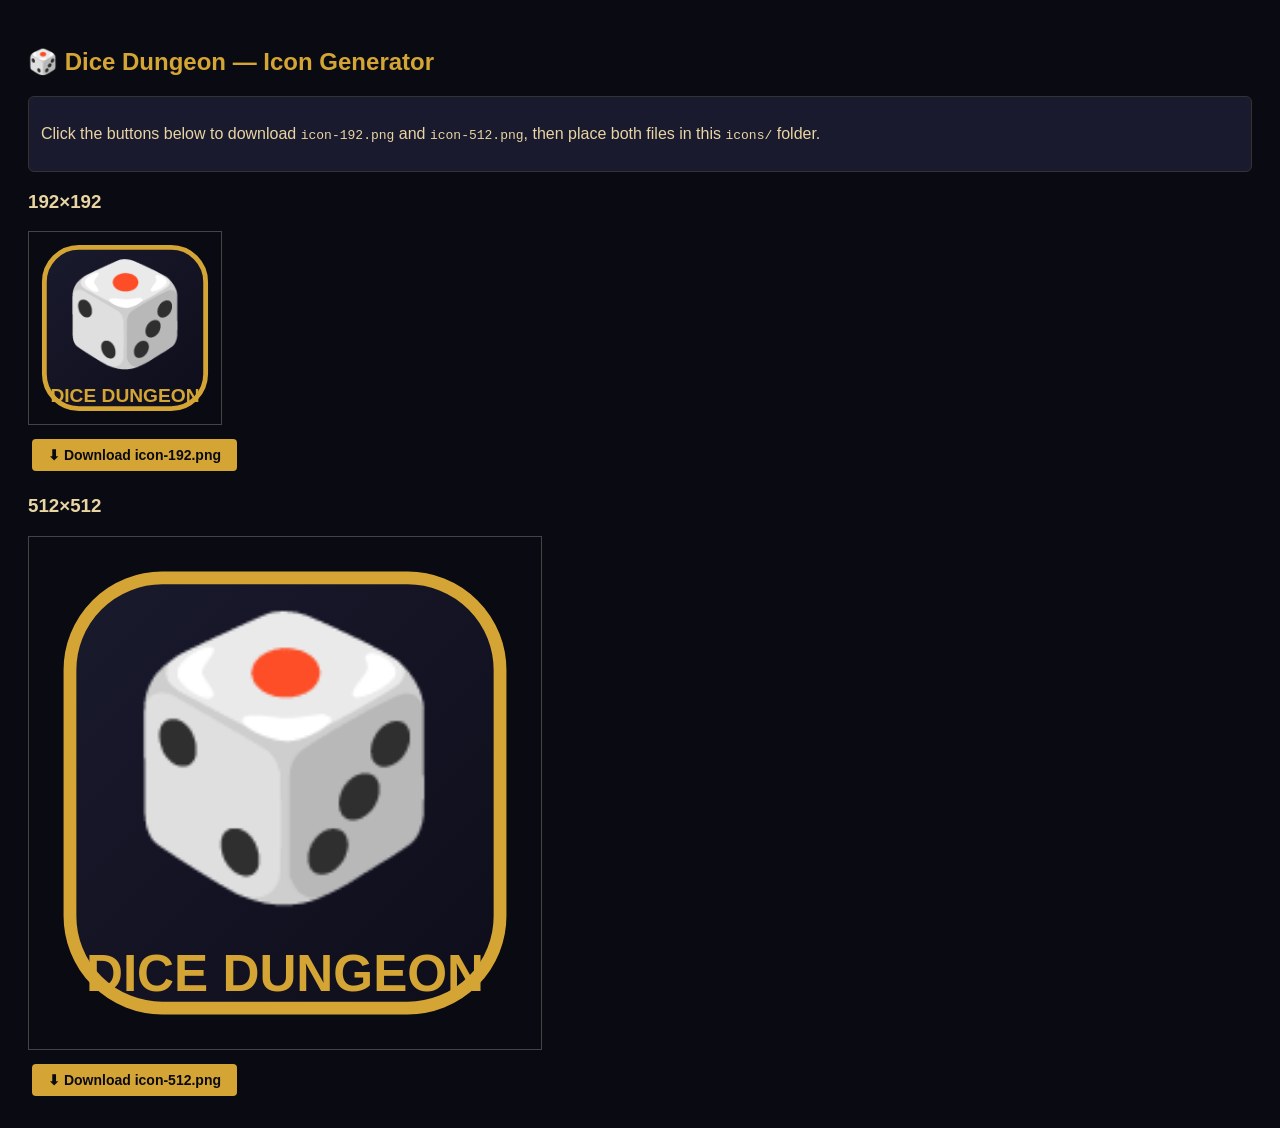
<file: icons/generate.html>
<!DOCTYPE html>
<html lang="en">
<head>
    <meta charset="UTF-8">
    <title>Generate Dice Dungeon Icons</title>
    <style>
        body { font-family: sans-serif; padding: 20px; background: #0a0a12; color: #e8d5a3; }
        canvas { display: block; margin: 10px 0; border: 1px solid #444; }
        button { background: #d4a534; color: #0a0a12; border: none; padding: 8px 16px;
                 font-size: 14px; font-weight: bold; cursor: pointer; border-radius: 4px; margin: 4px; }
        .instructions { background: #1a1a2e; padding: 12px; border-radius: 6px; margin-bottom: 16px;
                        border: 1px solid #333; }
        h2 { color: #d4a534; }
    </style>
</head>
<body>
    <h2>🎲 Dice Dungeon — Icon Generator</h2>
    <div class="instructions">
        <p>Click the buttons below to download <code>icon-192.png</code> and <code>icon-512.png</code>,
           then place both files in this <code>icons/</code> folder.</p>
    </div>

    <div>
        <h3>192×192</h3>
        <canvas id="canvas-192" width="192" height="192"></canvas>
        <button onclick="download('canvas-192', 'icon-192.png')">⬇ Download icon-192.png</button>
    </div>

    <div style="margin-top: 20px;">
        <h3>512×512</h3>
        <canvas id="canvas-512" width="512" height="512"></canvas>
        <button onclick="download('canvas-512', 'icon-512.png')">⬇ Download icon-512.png</button>
    </div>

    <script>
        function drawIcon(canvas) {
            const size = canvas.width;
            const ctx = canvas.getContext('2d');
            const pad = size * 0.08;
            const r = size * 0.18; // corner radius

            // Background
            ctx.fillStyle = '#0a0a12';
            ctx.fillRect(0, 0, size, size);

            // Rounded rect card (die face)
            const inset = pad;
            ctx.beginPath();
            ctx.moveTo(inset + r, inset);
            ctx.lineTo(size - inset - r, inset);
            ctx.arcTo(size - inset, inset, size - inset, inset + r, r);
            ctx.lineTo(size - inset, size - inset - r);
            ctx.arcTo(size - inset, size - inset, size - inset - r, size - inset, r);
            ctx.lineTo(inset + r, size - inset);
            ctx.arcTo(inset, size - inset, inset, size - inset - r, r);
            ctx.lineTo(inset, inset + r);
            ctx.arcTo(inset, inset, inset + r, inset, r);
            ctx.closePath();

            // Card fill with gradient
            const grad = ctx.createLinearGradient(inset, inset, size - inset, size - inset);
            grad.addColorStop(0, '#1a1a2e');
            grad.addColorStop(1, '#0d0d1a');
            ctx.fillStyle = grad;
            ctx.fill();

            // Gold border
            ctx.strokeStyle = '#d4a534';
            ctx.lineWidth = size * 0.025;
            ctx.stroke();

            // Dice emoji / number (🎲)
            const emojiSize = size * 0.52;
            ctx.font = `${emojiSize}px serif`;
            ctx.textAlign = 'center';
            ctx.textBaseline = 'middle';
            ctx.fillText('🎲', size / 2, size / 2 - size * 0.03);

            // "DD" text below emoji
            const labelSize = size * 0.1;
            ctx.font = `bold ${labelSize}px sans-serif`;
            ctx.fillStyle = '#d4a534';
            ctx.textAlign = 'center';
            ctx.textBaseline = 'middle';
            ctx.fillText('DICE DUNGEON', size / 2, size - pad - labelSize * 0.6);
        }

        function download(canvasId, filename) {
            const canvas = document.getElementById(canvasId);
            const a = document.createElement('a');
            a.download = filename;
            a.href = canvas.toDataURL('image/png');
            a.click();
        }

        // Draw both canvases on load
        drawIcon(document.getElementById('canvas-192'));
        drawIcon(document.getElementById('canvas-512'));
    </script>
</body>
</html>
</file>
<file: style.css>
:root {
    /* ─── Font families ─── */
    --font-heading: 'Cinzel', Georgia, 'Times New Roman', serif;
    --font-body:    'Crimson Text', Georgia, 'Times New Roman', serif;
    --font-data:    'JetBrains Mono', 'Courier New', Consolas, monospace;
    --font-hand:    'Caveat', cursive;

    /* ─── Font size scale (rem) ─── */
    --text-xs:   0.7rem;
    --text-sm:   0.8rem;
    --text-base: 1rem;
    --text-md:   1.15rem;
    --text-lg:   1.4rem;
    --text-xl:   1.75rem;
    --text-2xl:  2.2rem;

    /* ─── Spacing scale (rem) ─── */
    --space-xs:  0.25rem;
    --space-sm:  0.5rem;
    --space-md:  0.75rem;
    --space-lg:  1rem;
    --space-xl:  1.5rem;

    --bg-deep: #0a0a12;
    --bg-mid: #12121e;
    --bg-surface: #1a1a2a;
    --bg-raised: #22223a;
    --border: #2a2a44;
    --border-bright: #3a3a5a;
    --text: #c8c8d8;
    --text-dim: #7a7a9a;
    --text-bright: #e8e8f0;
    --gold: #d4a534;
    --gold-dim: #8a6a1a;
    --red: #c44040;
    --red-dim: #6a2020;
    --red-bright: #ff6060;
    --green: #40a060;
    --green-bright: #60d080;
    --blue: #4060c0;
    --blue-bright: #6080e0;
    --purple: #8040c0;
    --attack-color: #c44040;
    --defend-color: #4060c0;
    --slot-glow-attack: rgba(196, 64, 64, 0.4);
    --slot-glow-defend: rgba(64, 96, 192, 0.4);
}

* { margin: 0; padding: 0; box-sizing: border-box; }

/* ─── Responsive root font size ─── */
html { font-size: 15px; }
@media (min-width: 600px) { html { font-size: 16px; } }
@media (min-width: 1024px) { html { font-size: 17px; } }

body {
    font-family: var(--font-body);
    background: var(--bg-deep);
    color: var(--text);
    min-height: 100vh;
    display: flex;
    justify-content: center;
    align-items: flex-start;
    padding: 20px;
    font-size: var(--text-base);
    line-height: 1.55;
    overflow-x: hidden;
}

/* Subtle background texture */
body::before {
    content: '';
    position: fixed;
    inset: 0;
    background:
        radial-gradient(ellipse at 20% 50%, rgba(64, 96, 192, 0.03) 0%, transparent 60%),
        radial-gradient(ellipse at 80% 30%, rgba(196, 64, 64, 0.03) 0%, transparent 60%),
        radial-gradient(ellipse at 50% 80%, rgba(212, 165, 52, 0.02) 0%, transparent 50%);
    pointer-events: none;
    z-index: 0;
}

#game {
    max-width: 800px;
    width: 100%;
    position: relative;
    z-index: 1;
}

/* ── Typography ── */
h1 { font-family: var(--font-heading); font-size: var(--text-2xl); font-weight: 700; letter-spacing: 0.05em; }
h2 { font-family: var(--font-heading); font-size: var(--text-xl);  font-weight: 600; letter-spacing: 0.03em; }
h3 { font-family: var(--font-heading); font-size: var(--text-lg);  font-weight: 600; }
.mono { font-family: var(--font-data); font-size: 0.85em; }

/* ── Screens ── */
.screen { display: none; }
.screen.active { display: block; animation: fadeIn 0.4s ease; }

@keyframes fadeIn {
    from { opacity: 0; transform: translateY(8px); }
    to { opacity: 1; transform: translateY(0); }
}

/* ── Header / Stats ── */
.game-header {
    display: flex;
    align-items: center;
    justify-content: space-between;
    padding: 14px 20px;
    background: var(--bg-surface);
    border: 1px solid var(--border);
    border-radius: 8px;
    margin-bottom: 16px;
    gap: 12px;
}

.header-title {
    font-family: var(--font-heading);
    font-size: 1.1em;
    color: var(--gold);
}

.stats-row {
    display: flex;
    gap: 20px;
    font-family: var(--font-data);
    font-size: 0.9em;
}

.stat-item { display: flex; gap: 6px; align-items: center; }
.stat-label { color: var(--text-dim); text-transform: uppercase; font-size: 0.8em; letter-spacing: 0.1em; }
.stat-val { color: var(--text-bright); font-weight: 700; }
.stat-val.hp { color: var(--red-bright); }
.stat-val.gold { color: var(--gold); }

/* ── Floor Progress ── */
.floor-progress {
    display: flex;
    gap: 3px;
    margin-bottom: 16px;
    padding: 10px 16px;
    background: var(--bg-surface);
    border: 1px solid var(--border);
    border-radius: 6px;
}

.floor-pip {
    flex: 1;
    height: 24px;
    min-width: 20px;
    background: var(--bg-raised);
    border-radius: 4px;
    position: relative;
    transition: all 0.3s;
    display: flex;
    align-items: center;
    justify-content: center;
    cursor: default;
}
.floor-pip-icon {
    font-size: 0.55em;
    line-height: 1;
    opacity: 0.4;
}
.floor-pip.completed { border: 1px solid var(--green); }
.floor-pip.completed .floor-pip-icon { opacity: 0.7; }
.floor-pip.current {
    background: rgba(212, 165, 52, 0.15);
    border: 1px solid var(--gold);
    box-shadow: 0 0 8px var(--gold);
}
.floor-pip.current .floor-pip-icon { opacity: 1; }
.floor-pip--boss { border-bottom: 2px solid var(--red-dim); }
.floor-pip--boss.current { border-bottom-color: var(--red); box-shadow: 0 0 8px var(--red); }
.floor-pip--shop { border-bottom: 2px solid var(--gold-dim); }
.floor-pip--event { border-bottom: 2px solid rgba(128, 64, 192, 0.4); }
.floor-rest-pip {
    font-size: 0.55em;
    padding: 0 2px;
    opacity: 0.3;
    display: flex;
    align-items: center;
}
.floor-rest-pip.completed { opacity: 0.6; }

.act-label {
    font-family: var(--font-data);
    font-size: 0.65em;
    color: var(--text-dim);
    text-transform: uppercase;
    letter-spacing: 0.15em;
    padding: 0 4px;
    display: flex;
    align-items: center;
}

/* ── Enemy Display ── */
.enemy-panel {
    background: var(--bg-surface);
    border: 1px solid var(--border);
    border-radius: 8px;
    padding: 20px;
    margin-bottom: 16px;
    text-align: center;
    position: relative;
    overflow: hidden;
    transition: box-shadow 0.4s ease, border-color 0.4s ease;
}

.enemy-name {
    font-family: var(--font-heading);
    font-size: 1.6em;
    color: var(--red-bright);
    margin-bottom: 4px;
}

.enemy-name.elite { color: var(--gold); text-shadow: 0 0 12px rgba(212, 165, 52, 0.4); }

.enemy-subtitle {
    font-family: var(--font-data);
    font-size: 0.85em;
    color: var(--text-dim);
    margin-bottom: 12px;
}

.enemy-hp-bar {
    width: 100%;
    height: 12px;
    background: var(--bg-raised);
    border-radius: 5px;
    overflow: hidden;
    margin-bottom: 6px;
}

.enemy-hp-fill {
    height: 100%;
    background: linear-gradient(90deg, var(--red) 0%, var(--red-bright) 100%);
    border-radius: 5px;
    transition: width 0.5s ease;
}

.enemy-hp-text {
    font-family: var(--font-data);
    font-size: 0.9em;
    color: var(--red-bright);
}

/* ── Enemy Status Overlays ── */
/* Ordered by visual priority (last wins in CSS cascade) */
.enemy-panel.status-mark {
    border-color: #cc4444;
    box-shadow: inset 0 0 20px rgba(204, 68, 68, 0.1), 0 0 8px rgba(204, 68, 68, 0.2);
}
.enemy-panel.status-weaken {
    border-color: #c060a0;
    box-shadow: inset 0 0 20px rgba(192, 96, 160, 0.1), 0 0 8px rgba(192, 96, 160, 0.2);
}
.enemy-panel.status-chill {
    border-color: #80c0e0;
    box-shadow: inset 0 0 20px rgba(128, 192, 224, 0.08), 0 0 8px rgba(128, 192, 224, 0.15);
}
.enemy-panel.status-poison {
    border-color: #50a030;
    box-shadow: inset 0 0 25px rgba(80, 160, 48, 0.12), 0 0 10px rgba(80, 160, 48, 0.2);
}
.enemy-panel.status-poison::after {
    content: '';
    position: absolute; inset: 0;
    background: radial-gradient(ellipse at 50% 100%, rgba(80,160,48,0.1) 0%, transparent 60%);
    pointer-events: none;
    animation: poison-pulse 3s ease-in-out infinite;
}
@keyframes poison-pulse {
    0%, 100% { opacity: 0.5; }
    50% { opacity: 1; }
}
.enemy-panel.status-burn {
    border-color: #d06020;
    box-shadow: inset 0 0 25px rgba(208, 96, 32, 0.12), 0 0 10px rgba(208, 96, 32, 0.25);
}
.enemy-panel.status-burn::after {
    content: '';
    position: absolute; inset: 0;
    background: radial-gradient(ellipse at 50% 100%, rgba(255,120,30,0.15) 0%, transparent 50%);
    pointer-events: none;
    animation: burn-flicker 1.5s ease-in-out infinite alternate;
}
@keyframes burn-flicker {
    0% { opacity: 0.4; }
    30% { opacity: 1; }
    60% { opacity: 0.6; }
    100% { opacity: 0.9; }
}
.enemy-panel.status-stun {
    border-color: #d0d020;
    box-shadow: inset 0 0 25px rgba(208, 208, 32, 0.12), 0 0 10px rgba(208, 208, 32, 0.25);
}
.enemy-panel.status-stun::after {
    content: '';
    position: absolute; inset: 0;
    background: radial-gradient(ellipse at 50% 30%, rgba(220,220,40,0.1) 0%, transparent 50%);
    pointer-events: none;
    animation: stun-flash 0.8s ease-in-out infinite alternate;
}
@keyframes stun-flash {
    0% { opacity: 0.3; }
    100% { opacity: 1; }
}
.enemy-panel.status-frozen {
    border-color: #60c0e0;
    box-shadow: inset 0 0 30px rgba(96, 192, 224, 0.15), 0 0 12px rgba(96, 192, 224, 0.25);
}
.enemy-panel.status-frozen::after {
    content: '';
    position: absolute; inset: 0;
    background: linear-gradient(180deg, rgba(100,200,240,0.12) 0%, transparent 40%);
    pointer-events: none;
    animation: frost-pulse 2s ease-in-out infinite;
}
@keyframes frost-pulse {
    0%, 100% { opacity: 0.6; }
    50% { opacity: 1; }
}

/* ── HP + CONSUMABLE ROW ── */
.hp-consumable-row {
    display: flex;
    align-items: center;
    gap: 8px;
    margin-bottom: 8px;
}
.player-hp-bar {
    flex: 1;
    margin-bottom: 0;
}
.player-hp-container {
    width: 100%;
    height: 14px;
    background: var(--bg-raised);
    border-radius: 5px;
    overflow: hidden;
    position: relative;
}
.player-hp-fill {
    height: 100%;
    background: linear-gradient(90deg, #40a060 0%, #60d080 100%);
    border-radius: 5px;
    transition: width 0.5s ease;
}
.player-hp-text {
    position: absolute;
    inset: 0;
    display: flex;
    align-items: center;
    justify-content: center;
    font-family: var(--font-data);
    font-size: 0.75em;
    color: #fff;
    text-shadow: 0 0 3px rgba(0,0,0,0.8);
}
.player-status-bar {
    display: flex;
    flex-wrap: wrap;
    gap: 4px;
    margin-top: 3px;
}
.player-status-bar:empty { display: none; }
.player-status-tag {
    display: inline-flex;
    align-items: center;
    gap: 3px;
    padding: 1px 6px;
    border-radius: 4px;
    font-family: var(--font-data);
    font-size: 0.7em;
    font-weight: 600;
}
.player-status-tag--poison {
    color: #50a030;
    background: rgba(80,160,48,0.12);
    border: 1px solid rgba(80,160,48,0.35);
}
.player-status-tag--sealed {
    color: #f07070;
    background: rgba(200,60,60,0.1);
    border: 1px solid rgba(200,60,60,0.3);
}
.player-status-tag--fury-ready {
    color: #ffd060;
    background: rgba(180,100,0,0.25);
    border: 1px solid #d4a534;
}

.enemy-intent {
    margin-top: 12px;
    padding: 8px 14px;
    background: rgba(196, 64, 64, 0.1);
    border: 1px solid rgba(196, 64, 64, 0.3);
    border-radius: 6px;
    font-size: 0.95em;
    color: var(--text);
}

/* ── Enemy Passive Tags ── */
.enemy-passive-tags {
    margin: 6px 0 2px;
    display: flex;
    flex-wrap: wrap;
    gap: 3px;
    justify-content: center;
}

.passive-tag {
    background: rgba(255,255,255,0.06);
    border: 1px solid rgba(255,255,255,0.15);
    border-radius: 4px;
    padding: 2px 7px;
    font-size: 0.72em;
    color: var(--text-dim);
    display: inline-block;
}

/* ── Dice Tray ── */
.dice-tray {
    background: var(--bg-surface);
    border: 1px solid var(--border);
    border-radius: 8px;
    padding: 20px;
    margin-bottom: 16px;
}

.tray-label {
    font-family: var(--font-data);
    font-size: 0.8em;
    color: var(--text-dim);
    text-transform: uppercase;
    letter-spacing: 0.15em;
    margin-bottom: 12px;
}

/* ── Compact trays (auto-fire & aura) ── */
.compact-tray {
    display: flex;
    align-items: center;
    justify-content: center;
    gap: 6px;
    padding: 4px 10px;
    margin-bottom: 6px;
    font-size: 0.8em;
    opacity: 0.85;
}
.compact-tray-label {
    font-family: var(--font-data);
    color: var(--text-dim);
    text-transform: uppercase;
    letter-spacing: 0.1em;
    font-size: 0.75em;
}
.auto-chip {
    display: inline-flex;
    align-items: center;
    gap: 3px;
    background: rgba(212, 165, 52, 0.12);
    border: 1px solid rgba(212, 165, 52, 0.3);
    border-radius: 4px;
    padding: 1px 7px;
    color: var(--gold);
    font-family: var(--font-data);
    font-size: 1em;
}
.aura-chip {
    display: inline-flex;
    align-items: center;
    gap: 3px;
    background: rgba(255, 200, 0, 0.08);
    border: 1px solid rgba(255, 200, 0, 0.2);
    border-radius: 4px;
    padding: 1px 7px;
    color: var(--gold);
    font-family: var(--font-data);
    font-size: 1em;
}

.dice-pool {
    display: flex;
    gap: 10px;
    flex-wrap: wrap;
    justify-content: center;
    min-height: 70px;
    padding: 10px;
    background: var(--bg-mid);
    border: 1px dashed var(--border);
    border-radius: 6px;
}

/* ── Dice ── */
.die {
    width: 68px;
    height: 68px;
    display: flex;
    align-items: center;
    justify-content: center;
    font-family: var(--font-data);
    font-size: 1.5em;
    font-weight: 700;
    border-radius: 10px;
    cursor: grab;
    user-select: none;
    position: relative;
    transition: transform 0.2s, box-shadow 0.2s, opacity 0.2s;
    border: 2px solid var(--border-bright);
    background: var(--bg-raised);
    color: var(--text-bright);
}

.die:hover { transform: translateY(-3px); box-shadow: 0 6px 16px rgba(0,0,0,0.4); }
.die.dragging { opacity: 0.4; cursor: grabbing; }
.die.die--sm { font-size: 1.1em; }
.die.die--xs { font-size: 0.85em; }

.die .die-label {
    position: absolute;
    top: 2px;
    right: 4px;
    font-size: 0.35em;
    color: var(--text-dim);
    font-weight: 400;
}

.die .die-face-icon {
    position: absolute;
    top: 2px;
    right: 3px;
    font-size: 0.5em;
}
.die .die-face-icon--active {
    position: absolute;
    top: 2px;
    right: 3px;
    font-size: 0.55em;
    filter: drop-shadow(0 0 3px rgba(255,255,255,0.8));
}

.die.unrolled {
    color: var(--text-dim);
    border-style: dashed;
}

/* Die styling is purely type/face-mod based — no bonus-driven colours */

.die.special {
    border-color: var(--gold);
    box-shadow: 0 0 8px rgba(212, 165, 52, 0.2);
}

@keyframes diceRoll {
    0% { transform: rotate(0deg) scale(1); }
    25% { transform: rotate(90deg) scale(1.1); }
    50% { transform: rotate(180deg) scale(1); }
    75% { transform: rotate(270deg) scale(1.1); }
    100% { transform: rotate(360deg) scale(1); }
}

.die.rolling { animation: diceRoll 0.4s ease; }

/* ════════════════════════════════════════════════════════════
   3D DICE
   ════════════════════════════════════════════════════════════ */

/* Wrapper overrides — transparent shell keeps event handling */
.die.die-3d {
    background: transparent;
    border: none;
    overflow: visible;
    font-size: 14px;
}

/* Standalone 3D preview for edit screens — no hover lift, shadow below to indicate draggability */
/* Die face tooltip (combat audit) */
.die-face-tip {
    display: none;
    position: fixed;
    z-index: 500;
    background: var(--bg-surface);
    border: 1px solid rgba(255,255,255,0.15);
    border-radius: 8px;
    padding: 6px 8px;
    gap: 4px;
    flex-wrap: wrap;
    pointer-events: none;
    box-shadow: 0 4px 16px rgba(0,0,0,0.5);
}

.die-3d-preview {
    flex-shrink: 0;
    cursor: default;
}
.die-3d-preview .die-scene {
    cursor: grab;
}
.die-3d-preview .die-scene:active {
    cursor: grabbing;
}
/* Perspective scene */
.die-scene {
    width: 100%;
    height: 100%;
    perspective: 280px;
    display: flex;
    align-items: center;
    justify-content: center;
    pointer-events: none;
}

/* Cube */
.die-cube {
    width: 56px;
    height: 56px;
    position: relative;
    transform-style: preserve-3d;
    /* transform and transition are set by JS */
}

/* ── Die faces — base ── */
.die-face {
    position: absolute;
    width: 56px; height: 56px;
    border-radius: 8px;
    background: #1a1a2e;
    border: 2px solid rgba(201,168,76,0.3);
    box-shadow: inset 0 0 20px rgba(0,0,0,0.4);
    display: flex;
    align-items: center;
    justify-content: center;
    overflow: hidden;
}
.die-face--void {
    background: #06060c;
    border-color: rgba(40,30,50,0.25);
    opacity: 0.15;
}

/* Context tints — same background for all 6 faces per context */
.die-ctx--pool   .die-face { background: #1a1a2e; border-color: rgba(201,168,76,0.30); }
.die-ctx--strike .die-face { background: #211414; border-color: rgba(200,80,80,0.32); }
.die-ctx--guard  .die-face { background: #121828; border-color: rgba(80,120,200,0.32); }

/* Unrolled die: all faces dashed */
.die.unrolled .die-face { border-style: dashed; border-color: rgba(255,255,255,0.18); }

/* State overrides on landed face */
.die.die-3d.special        .die-face--landed { border-color: var(--gold); border-width: 2px; }
.die.die-3d.reroll-selectable .die-face--landed {
    border-color: var(--gold) !important;
    box-shadow: inset 0 0 14px rgba(212,165,52,0.45) !important;
    animation: pulse-glow 1s ease infinite;
}

/* Number display for face values and utility dice */
.face-num {
    font-family: var(--font-data);
    font-size: 1.3em;
    font-weight: 700;
    color: var(--gold-bright);
    text-align: center;
    line-height: 1;
    position: relative;
    z-index: 1;
}
.face-num--sm { font-size: 1.0em; }

/* Watermark icons (utility die icon / face mod icon) */
.die-face-watermark {
    position: absolute;
    inset: 0;
    display: flex;
    align-items: center;
    justify-content: center;
    font-size: 1.8em;
    opacity: 0.08;
    pointer-events: none;
    z-index: 0;
}
.die-face-watermark--mod { opacity: 0.10; }

/* Per-die unique badges (e.g. Echo Stone) overlaid on the landed face */
.die-badges {
    position: absolute;
    bottom: 3px; right: 3px;
    display: flex; gap: 1px;
    z-index: 2;
}
.die-echo-badge {
    font-family: var(--font-data);
    font-size: 0.55em;
    font-weight: 700;
    padding: 1px 3px;
    border-radius: 3px;
    background: rgba(0,0,0,0.5);
    line-height: 1.2;
    color: rgba(180,220,255,0.9);
}

/* Zone modifier summary tags */
.zone-mods {
    display: flex;
    flex-direction: column;
    gap: 2px;
    padding: 3px 6px 0;
}
.zone-mod-note {
    font-family: var(--font-data);
    font-size: 0.7em;
    color: rgba(255,255,255,0.4);
    white-space: nowrap;
}

/* ── Face mod glow ── */
.die-face[data-mod] { animation: mod-pulse 2.5s ease-in-out infinite alternate; }
@keyframes mod-pulse {
    0%   { box-shadow: inset 0 0 20px rgba(0,0,0,0.4), 0 0 5px var(--mod-glow-a, transparent); }
    100% { box-shadow: inset 0 0 20px rgba(0,0,0,0.4), 0 0 16px var(--mod-glow-b, transparent); }
}
.die-face[data-mod="executioner"]   { border-color:#e84040; --mod-glow-a:rgba(232,64,64,0.15);   --mod-glow-b:rgba(232,64,64,0.5); }
.die-face[data-mod="freezeStrike"]  { border-color:#5ec4e8; --mod-glow-a:rgba(94,196,232,0.15);  --mod-glow-b:rgba(94,196,232,0.5); }
.die-face[data-mod="jackpot"]       { border-color:#f0c040; --mod-glow-a:rgba(240,192,64,0.15);  --mod-glow-b:rgba(240,192,64,0.5); }
.die-face[data-mod="chainLightning"]{ border-color:#c8a0ff; --mod-glow-a:rgba(200,160,255,0.15); --mod-glow-b:rgba(200,160,255,0.5); }
.die-face[data-mod="critical"]      { border-color:#ff6b2b; --mod-glow-a:rgba(255,107,43,0.15);  --mod-glow-b:rgba(255,107,43,0.5); }
.die-face[data-mod="shieldBash"]    { border-color:#4a9eff; --mod-glow-a:rgba(74,158,255,0.15);  --mod-glow-b:rgba(74,158,255,0.5); }
.die-face[data-mod="volatile"]      { border-color:#40e870; --mod-glow-a:rgba(64,232,112,0.15);  --mod-glow-b:rgba(64,232,112,0.5); }
.die-face[data-mod="vampiricStrike"]{ border-color:#c060e0; --mod-glow-a:rgba(192,96,224,0.15);  --mod-glow-b:rgba(192,96,224,0.5); }
.die-face[data-mod="poisonBurst"]   { border-color:#60d080; --mod-glow-a:rgba(96,208,128,0.15);  --mod-glow-b:rgba(96,208,128,0.5); }
.die-face[data-mod="searing"]       { border-color:#ff8040; --mod-glow-a:rgba(255,128,64,0.15);  --mod-glow-b:rgba(255,128,64,0.5); }
.die-face[data-mod="frostbite"]     { border-color:#80d0ff; --mod-glow-a:rgba(128,208,255,0.15); --mod-glow-b:rgba(128,208,255,0.5); }
.die-face[data-mod="marked"]        { border-color:#ff4466; --mod-glow-a:rgba(255,68,102,0.15);  --mod-glow-b:rgba(255,68,102,0.5); }

/* ── Landing flash animations ── */
@keyframes face-land-flash {
    0%   { box-shadow: inset 0 0 40px rgba(232,213,163,0.7), 0 0 22px rgba(232,213,163,0.5); }
    100% { box-shadow: inset 0 0 20px rgba(0,0,0,0.4); }
}
.die-face.landed-face { animation: face-land-flash 0.7s ease-out forwards; }

@keyframes face-land-mod {
    0%   { box-shadow: inset 0 0 50px color-mix(in srgb,var(--mod-glow-b,rgba(232,213,163,0.8)) 60%,transparent), 0 0 30px var(--mod-glow-b,rgba(232,213,163,0.5)); }
    35%  { box-shadow: none; }
    55%  { box-shadow: inset 0 0 30px color-mix(in srgb,var(--mod-glow-b,rgba(232,213,163,0.8)) 30%,transparent); }
    100% { box-shadow: none; }
}
.die-face.landed-mod { animation: face-land-mod 1s ease-out forwards; }


@keyframes pulse-glow {
    0%, 100% { filter: brightness(1); }
    50% { filter: brightness(1.3); }
}

/* Reroll mode: selectable dice glow gold */
.die.reroll-selectable {
    border-color: var(--gold) !important;
    box-shadow: 0 0 14px rgba(212, 165, 52, 0.6) !important;
    cursor: crosshair !important;
    animation: pulse-glow 1s ease infinite;
}
.die.reroll-selectable:hover {
    box-shadow: 0 0 22px rgba(212, 165, 52, 0.85) !important;
    transform: translateY(-3px) scale(1.06) !important;
}

/* ── Utility / skill die type colours ─────────────────────────── */
.die.die-type-gold {
    border-color: var(--gold);
    background: rgba(212, 165, 52, 0.10);
    color: var(--gold);
}
.die.die-type-poison {
    border-color: var(--green-bright);
    background: rgba(96, 208, 128, 0.10);
    color: var(--green-bright);
}
.die.die-type-chill {
    border-color: var(--blue-bright);
    background: rgba(96, 128, 224, 0.10);
    color: var(--blue-bright);
}
.die.die-type-burn {
    border-color: var(--red-bright);
    background: rgba(255, 96, 96, 0.10);
    color: var(--red-bright);
}
.die.die-type-mark {
    border-color: var(--purple);
    background: rgba(128, 64, 192, 0.10);
    color: var(--purple);
}
.die.die-type-shield {
    border-color: #60c0d0;
    background: rgba(96, 192, 208, 0.10);
    color: #60c0d0;
}
.die.die-type-amplifier {
    border-color: #60e0ff;
    background: rgba(96, 224, 255, 0.08);
    color: #60e0ff;
}
.die.die-type-mimic {
    border-color: #b0b0d0;
    background: rgba(176, 176, 208, 0.08);
    color: #b0b0d0;
}

/* Reroll button variant */
.btn-reroll {
    background: rgba(212, 165, 52, 0.15);
    border-color: var(--gold);
    color: var(--gold);
}
.btn-reroll:hover { background: var(--gold); color: var(--bg-deep); }

/* Sort button */
.btn-sort {
    font-size: 0.8em;
    padding: 6px 14px;
}
.btn-sort.sort-active {
    background: rgba(212, 165, 52, 0.15);
    border-color: var(--gold);
    color: var(--gold);
}
.btn-sort.sort-active:hover { background: var(--gold); color: var(--bg-deep); }

/* ── Drag-over zones ── */
.drag-over {
    border-color: var(--gold) !important;
    box-shadow: 0 0 12px rgba(212,165,52,0.3);
}

/* ── Allocation Slots ── */
.allocation-area {
    display: grid;
    grid-template-columns: 1fr 1fr;
    gap: 12px;
    margin-bottom: 16px;
}

.alloc-slot {
    background: var(--bg-surface);
    border: 2px solid var(--border);
    border-radius: 8px;
    padding: 16px;
    min-height: 100px;
    transition: border-color 0.3s, box-shadow 0.3s;
}

.alloc-slot.attack-slot { border-color: var(--red-dim); background: rgba(196, 64, 64, 0.04); }
.alloc-slot.attack-slot .slot-header { color: var(--attack-color); }
.alloc-slot.defend-slot { border-color: rgba(64, 96, 192, 0.4); background: rgba(64, 96, 192, 0.04); }
.alloc-slot.defend-slot .slot-header { color: var(--defend-color); }

.slot-header {
    display: flex;
    justify-content: space-between;
    align-items: center;
    margin-bottom: 12px;
}

.slot-title {
    font-family: var(--font-data);
    font-size: 0.85em;
    text-transform: uppercase;
    letter-spacing: 0.12em;
}

.slot-count {
    font-size: 0.9em;
    opacity: 0.7;
}

.slot-count.full {
    color: var(--green-bright);
    opacity: 1;
}

.slot-total {
    font-family: var(--font-data);
    font-size: 1.2em;
    font-weight: 700;
}

.slot-gold {
    font-family: var(--font-data);
    font-size: 0.8em;
    color: var(--gold);
    margin-left: 6px;
}

.slot-poison {
    font-family: var(--font-data);
    font-size: 0.8em;
    color: var(--green-bright);
    margin-left: 6px;
}

.slot-chill {
    font-family: var(--font-data);
    font-size: 0.8em;
    color: var(--blue-bright);
    margin-left: 6px;
}

.slot-burn {
    font-family: var(--font-data);
    font-size: 0.8em;
    color: var(--red-bright);
    margin-left: 6px;
}

.slot-mark {
    font-family: var(--font-data);
    font-size: 0.8em;
    color: var(--purple);
    margin-left: 6px;
}

.slot-dice-grid {
    display: flex;
    gap: 8px;
    flex-wrap: wrap;
    align-items: center;
}

.slot-dice-grid .die { width: 58px; height: 58px; font-size: 1.3em; }

/* Individual named slot container */
.individual-slot {
    display: flex;
    flex-direction: column;
    align-items: center;
    gap: 2px;
    position: relative;
}
.individual-slot.slot-sealed {
    opacity: 0.45;
}
.individual-slot.slot-sealed .slot-placeholder {
    border-color: #c04040;
    background: rgba(180, 40, 40, 0.15);
}

.slot-rune-indicator {
    font-size: 1em;
    line-height: 1;
    cursor: default;
    user-select: none;
}

/* Empty slot placeholder */
.slot-placeholder {
    width: 58px;
    height: 58px;
    border: 2px dashed var(--border);
    border-radius: 10px;
    display: flex;
    align-items: center;
    justify-content: center;
    font-size: 0.8em;
    color: var(--border-bright);
    transition: border-color 0.2s, background 0.2s;
}

.attack-slot .slot-placeholder {
    border-color: rgba(196, 64, 64, 0.25);
    background: rgba(196, 64, 64, 0.03);
}
.attack-slot .slot-placeholder:hover {
    border-color: rgba(196, 64, 64, 0.5);
    background: rgba(196, 64, 64, 0.06);
}

.defend-slot .slot-placeholder {
    border-color: rgba(64, 96, 192, 0.25);
    background: rgba(64, 96, 192, 0.03);
}
.defend-slot .slot-placeholder:hover {
    border-color: rgba(64, 96, 192, 0.5);
    background: rgba(64, 96, 192, 0.06);
}

/* Filled slot glow */
.slot-placeholder.filled {
    border-style: solid;
    border-color: transparent;
}

.slot-summary {
    margin-top: 10px;
    font-family: var(--font-data);
    font-size: 0.8em;
    color: var(--text-dim);
}

/* ── Buttons ── */
.btn {
    font-family: var(--font-data);
    font-size: 0.9em;
    padding: 10px 22px;
    border: 1px solid var(--border-bright);
    border-radius: 6px;
    cursor: pointer;
    transition: all 0.2s;
    background: var(--bg-raised);
    color: var(--text);
    letter-spacing: 0.05em;
}

.btn:hover { background: var(--border); transform: translateY(-1px); }
.btn:disabled { opacity: 0.35; cursor: not-allowed; transform: none; }

.btn-primary {
    background: var(--gold-dim);
    border-color: var(--gold);
    color: var(--gold);
}
.btn-primary:hover { background: var(--gold); color: var(--bg-deep); }

.btn-attack {
    background: var(--red-dim);
    border-color: var(--red);
    color: var(--red-bright);
}
.btn-attack:hover { background: var(--red); color: white; }

.btn-green {
    background: rgba(64, 160, 96, 0.2);
    border-color: var(--green);
    color: var(--green-bright);
}
.btn-green:hover { background: var(--green); color: white; }

.btn-group { display: flex; gap: 8px; justify-content: center; flex-wrap: wrap; }

/* ── Action Bar ── */
.action-bar {
    display: flex;
    gap: 8px;
    justify-content: center;
    align-items: center;
    margin-bottom: 12px;
    flex-wrap: wrap;
}

.btn-execute-main {
    background: var(--red-dim);
    border: 2px solid var(--red);
    color: var(--red-bright);
    font-size: 1em;
    padding: 12px 32px;
    font-weight: 700;
    letter-spacing: 0.08em;
    text-transform: uppercase;
}
.btn-execute-main:hover:not(:disabled) {
    background: var(--red);
    color: white;
    box-shadow: 0 0 16px rgba(196, 64, 64, 0.4);
}
.btn-execute-main:disabled {
    opacity: 0.25;
    border-color: var(--border);
    background: var(--bg-raised);
    color: var(--text-dim);
}

/* Clickable dice pool pre-roll */
.dice-pool.clickable-roll {
    cursor: pointer;
    border-color: var(--gold-dim);
    transition: border-color 0.2s, box-shadow 0.2s;
}
.dice-pool.clickable-roll:hover {
    border-color: var(--gold);
    box-shadow: 0 0 12px rgba(212, 165, 52, 0.15);
}

.dice-pool.clickable-execute {
    cursor: pointer;
    border-color: var(--red-dim);
    border-style: solid;
    transition: border-color 0.2s, box-shadow 0.2s;
}
.dice-pool.clickable-execute:hover {
    border-color: var(--red);
    box-shadow: 0 0 12px rgba(196, 64, 64, 0.2);
}

/* ── Combat Log ── */
.combat-log {
    background: var(--bg-mid);
    border: 1px solid var(--border);
    border-radius: 6px;
    padding: 12px;
    max-height: 140px;
    overflow-y: auto;
    margin-top: 12px;
    font-size: 0.9em;
}

.combat-log::-webkit-scrollbar { width: 4px; }
.combat-log::-webkit-scrollbar-track { background: transparent; }
.combat-log::-webkit-scrollbar-thumb { background: var(--border); border-radius: 2px; }

.log-entry {
    padding: 3px 0 3px 10px;
    border-left: 2px solid var(--border);
    margin: 4px 0;
    font-size: 0.9em;
    color: var(--text-dim);
}
.log-entry.damage { border-color: var(--red); color: var(--red-bright); }
.log-entry.heal { border-color: var(--green); color: var(--green-bright); }
.log-entry.info { border-color: var(--gold); color: var(--gold); }
.log-entry.defend { border-color: var(--blue); color: var(--blue-bright); }

/* ── Reward / Shop / Event cards ── */
.card-grid {
    display: grid;
    grid-template-columns: repeat(auto-fit, minmax(200px, 1fr));
    gap: 12px;
    margin: 16px 0;
}

.card {
    background: var(--bg-surface);
    border: 1px solid var(--border);
    border-radius: 8px;
    padding: 18px;
    cursor: pointer;
    transition: all 0.25s;
}

.card:hover {
    border-color: var(--gold);
    transform: translateY(-3px);
    box-shadow: 0 8px 24px rgba(0,0,0,0.3);
}

.card-title {
    font-family: var(--font-heading);
    font-size: 1.15em;
    color: var(--gold);
    margin-bottom: 8px;
}

.card-desc {
    font-size: 0.9em;
    color: var(--text-dim);
    line-height: 1.5;
}

.card-effect {
    margin-top: 8px;
    font-family: var(--font-data);
    font-size: 0.85em;
    color: var(--green-bright);
}

.card-price {
    font-family: var(--font-data);
    font-size: 0.9em;
    color: var(--gold);
    margin-top: 8px;
}

.card.disabled { opacity: 0.4; cursor: not-allowed; }
.card.disabled:hover { border-color: var(--border); transform: none; box-shadow: none; }

/* ── Start Screen ── */
.start-screen { text-align: center; padding: 40px 20px; max-width: 860px; margin: 0 auto; }

.start-screen h1 {
    font-size: 2.8em;
    color: var(--gold);
    margin-bottom: 8px;
    text-shadow: 0 0 30px rgba(212, 165, 52, 0.2);
}

.start-screen .subtitle {
    font-family: var(--font-data);
    font-size: 0.8em;
    color: var(--text-dim);
    letter-spacing: 0.2em;
    text-transform: uppercase;
    margin-bottom: 24px;
}


/* ── Game Over ── */
.gameover-screen { text-align: center; padding: 40px 20px; }

.gameover-screen h2 {
    font-size: 2.2em;
    margin-bottom: 20px;
}
.gameover-screen h2.defeat { color: var(--red); }
.gameover-screen h2.victory { color: var(--gold); text-shadow: 0 0 20px rgba(212,165,52,0.3); }

.support-link {
    display: block;
    margin-top: 18px;
    font-family: var(--font-body);
    font-size: var(--text-sm);
    color: var(--text-dim);
    text-decoration: none;
    opacity: 0.75;
    transition: opacity 0.15s, color 0.15s;
}
.support-link:hover { opacity: 1; color: var(--gold); }

.final-stats {
    background: var(--bg-surface);
    border: 1px solid var(--border);
    border-radius: 8px;
    padding: 20px;
    margin: 20px auto;
    max-width: 400px;
    text-align: left;
}

.final-stat-row {
    display: flex;
    justify-content: space-between;
    padding: 8px 0;
    border-bottom: 1px solid var(--border);
    font-size: 0.95em;
}
.final-stat-row:last-child { border: none; }
.final-stat-row span:last-child { color: var(--gold); font-weight: 700; }

/* ── Game Over Combat Log Replay ── */
#go-combat-log { margin-top: 16px; text-align: left; }
.go-log-toggle {
    width: 100%;
    text-align: left;
    font-family: var(--font-body);
    font-size: var(--text-sm);
    color: var(--text-muted);
    background: transparent;
    border: 1px solid var(--border);
    cursor: pointer;
    padding: 8px 12px;
    border-radius: 6px;
}
.go-log-toggle:hover { color: var(--text); border-color: var(--text-muted); }
.go-log-entries { display: none; margin-top: 8px; max-height: 300px; }
.go-log-entries.open { display: block; }

/* ── Section title ── */
.section-title {
    text-align: center;
    font-family: var(--font-heading);
    font-size: 1.4em;
    color: var(--gold);
    margin: 16px 0;
}

/* ── Event panel ── */
.event-panel {
    background: var(--bg-surface);
    border: 1px solid var(--border);
    border-radius: 8px;
    padding: 24px;
    margin-bottom: 16px;
}

.event-text {
    font-size: 1.1em;
    line-height: 1.7;
    margin-bottom: 20px;
    font-style: italic;
}

/* ── Artifacts display ── */
.artifacts-bar {
    display: flex;
    gap: 6px;
    flex-wrap: wrap;
    padding: 8px 12px;
    background: var(--bg-surface);
    border: 1px solid var(--border);
    border-radius: 6px;
    margin-bottom: 12px;
    min-height: 36px;
    align-items: center;
}

.artifact-pip {
    font-size: 1.1em;
    cursor: help;
    transition: transform 0.2s;
}
.artifact-pip:hover { transform: scale(1.3); }

.artifacts-label {
    font-family: var(--font-data);
    font-size: 0.65em;
    color: var(--text-dim);
    text-transform: uppercase;
    letter-spacing: 0.1em;
}

/* ── Buffs ── */
.buffs-row {
    display: flex;
    gap: 8px;
    flex-wrap: wrap;
    margin-bottom: 8px;
}

.buff-tag {
    font-family: var(--font-data);
    font-size: 0.7em;
    padding: 3px 8px;
    border-radius: 4px;
    background: rgba(64, 160, 96, 0.15);
    border: 1px solid rgba(64, 160, 96, 0.3);
    color: var(--green-bright);
}

/* ── Rest Screen ── */
.rest-panel {
    background: var(--bg-surface);
    border: 1px solid var(--border);
    border-radius: 8px;
    padding: 24px;
    text-align: center;
    margin-bottom: 16px;
}

.rest-panel h3 {
    color: var(--gold);
    margin-bottom: 8px;
}

.rest-panel p {
    color: var(--text-dim);
    margin-bottom: 16px;
    font-style: italic;
}

/* Dice face management */
.dice-inventory {
    display: flex;
    gap: 12px;
    flex-wrap: wrap;
    justify-content: center;
    margin: 16px 0;
}

.dice-inv-card {
    background: var(--bg-raised);
    border: 1px solid var(--border);
    border-radius: 8px;
    padding: 14px;
    width: 120px;
    text-align: center;
}

.dice-inv-card .die-preview {
    width: 50px;
    height: 50px;
    margin: 0 auto 8px;
    display: flex;
    align-items: center;
    justify-content: center;
    font-family: var(--font-data);
    font-size: 1em;
    font-weight: 700;
    background: var(--bg-surface);
    border: 2px solid var(--border-bright);
    border-radius: 8px;
    color: var(--text-dim);
}

.dice-inv-card .die-range {
    font-family: var(--font-data);
    font-size: 0.8em;
    color: var(--text);
}

.dice-inv-card .die-faces-list {
    font-size: 0.75em;
    color: var(--text-dim);
    margin-top: 4px;
}

/* Tooltip */
.tooltip-wrapper { position: relative; display: inline-block; }
.tooltip-wrapper .tooltip-text {
    visibility: hidden;
    background: var(--bg-deep);
    border: 1px solid var(--border-bright);
    color: var(--text);
    font-size: 0.8em;
    padding: 6px 10px;
    border-radius: 4px;
    position: absolute;
    bottom: 120%;
    left: 50%;
    transform: translateX(-50%);
    white-space: nowrap;
    z-index: 10;
}
.tooltip-wrapper:hover .tooltip-text { visibility: visible; }

/* ══════════════════════════════════════════════════════════
   MOBILE: non-combat screens scroll normally;
           combat screen is a fixed full-viewport overlay
   ══════════════════════════════════════════════════════════ */
@media (max-width: 768px) {
    body {
        padding: 0;
        font-size: 16px;
        align-items: flex-start;
    }

    #game {
        max-width: 100%;
    }

    /* Non-combat screens: scroll naturally */
    #screen-start,
    #screen-encounter,
    #screen-battle-summary,
    #screen-reward,
    #screen-shop,
    #screen-event,
    #screen-rest,
    #screen-gameover {
        overflow-y: auto;
        -webkit-overflow-scrolling: touch;
        padding: 12px;
    }

    /* Combat screen: fixed full-viewport overlay, flex column */
    #screen-combat.active {
        position: fixed;
        inset: 0;
        z-index: 10;
        display: flex;
        flex-direction: column;
        overflow-y: auto;
        -webkit-overflow-scrolling: touch;
        padding: 8px;
        background: var(--bg-deep);
    }

    /* Compact header */
    .game-header {
        flex-shrink: 0;
        border-radius: 6px;
        margin-bottom: 6px;
        padding: 8px 12px;
        gap: 6px;
    }
    .stats-row {
        gap: 8px;
        flex-wrap: wrap;
        font-size: 0.8em;
    }
    .header-title { font-size: 0.9em; }

    /* Floor progress: hidden on mobile to save space */
    #floor-progress { display: none !important; }

    /* Artifacts & buffs compact */
    #artifacts-display { flex-shrink: 0; margin-bottom: 4px; padding: 6px 10px; min-height: 28px; }
    #buffs-display { flex-shrink: 0; margin-bottom: 4px; }

    /* Enemy panel compact */
    .enemy-panel {
        flex-shrink: 0;
        padding: 10px 12px;
        margin-bottom: 6px;
    }
    .enemy-name { font-size: 1.2em; }
    .enemy-intent { padding: 5px 10px; font-size: 0.85em; margin-top: 6px; }
    .enemy-hp-bar { height: 8px; margin-bottom: 4px; }
    .player-hp-bar { flex-shrink: 0; margin-bottom: 4px; }
    .player-hp-container { height: 10px; }
    .player-hp-text { font-size: 0.65em; }

    /* Dice tray compact */
    .dice-tray {
        flex-shrink: 0;
        padding: 8px 10px;
        margin-bottom: 6px;
    }
    .tray-label { margin-bottom: 6px; font-size: 0.7em; }
    .dice-pool { min-height: 56px; padding: 6px; gap: 6px; }
    .die { width: 54px; height: 54px; font-size: 1.2em; }

    /* Allocation area compact */
    .allocation-area {
        flex-shrink: 0;
        grid-template-columns: 1fr 1fr;
        gap: 6px;
        margin-bottom: 4px;
    }
    .alloc-slot { padding: 8px; min-height: 70px; }
    .slot-dice-grid .die { width: 46px; height: 46px; font-size: 1.1em; }
    .slot-placeholder { width: 46px; height: 46px; }
    .slot-header { margin-bottom: 6px; }
    .slot-title { font-size: 0.75em; }
    .slot-total { font-size: 1em; }

    /* Action bar compact */
    .action-bar {
        flex-shrink: 0;
        margin-bottom: 4px;
        padding-bottom: max(4px, env(safe-area-inset-bottom));
    }
    .btn-execute-main { padding: 10px 20px; font-size: 0.9em; }

    /* Combat log: takes remaining space but has guaranteed minimum */
    .combat-log {
        flex: 1 0 100px;
        min-height: 100px;
        max-height: none;
        overflow-y: auto;
        margin-top: 4px;
    }
}

/* Very small phones */
@media (max-width: 380px) {
    .die { width: 48px; height: 48px; font-size: 1.1em; }
    .slot-dice-grid .die { width: 42px; height: 42px; font-size: 1em; }
    .slot-placeholder { width: 42px; height: 42px; }
    .stats-row { gap: 6px; font-size: 0.75em; }
}

/* ════════════════════════════════════════════════════════════
   CONSUMABLE SLOTS
════════════════════════════════════════════════════════════ */
.consumable-slots {
    display: flex;
    gap: 4px;
    flex-shrink: 0;
}
.consumable-slot {
    width: 36px;
    height: 36px;
    border-radius: 6px;
    border: 2px dashed rgba(255,255,255,0.2);
    display: flex;
    align-items: center;
    justify-content: center;
    font-size: 1.2em;
    cursor: pointer;
    position: relative;
    transition: border-color 0.2s, box-shadow 0.2s;
    background: var(--bg-raised);
    user-select: none;
}
.consumable-slot.filled {
    border-style: solid;
    border-color: rgba(255,255,255,0.35);
}
.consumable-slot.usable {
    animation: consumable-glow 1.5s ease-in-out infinite;
}
.consumable-slot.charm-slot {
    cursor: default;
    opacity: 0.85;
}
.consumable-slot.pulse {
    animation: consumable-pulse 0.8s ease-in-out infinite;
}
.consumable-slot.greyed {
    opacity: 0.35;
    pointer-events: none;
}
@keyframes consumable-glow {
    0%,100% { box-shadow: 0 0 4px rgba(255,220,100,0.4); border-color: rgba(255,220,100,0.5); }
    50%      { box-shadow: 0 0 10px rgba(255,220,100,0.9); border-color: rgba(255,220,100,0.9); }
}
@keyframes consumable-pulse {
    0%,100% { box-shadow: 0 0 4px rgba(255,80,80,0.4); border-color: rgba(255,80,80,0.5); }
    50%      { box-shadow: 0 0 12px rgba(255,80,80,0.9); border-color: rgba(255,80,80,0.9); }
}

/* Consumable tooltip */
.consumable-slot .c-tooltip {
    display: none;
    position: absolute;
    bottom: calc(100% + 6px);
    left: 50%;
    transform: translateX(-50%);
    background: #1a1a2e;
    border: 1px solid #555;
    padding: 6px 8px;
    border-radius: 6px;
    min-width: 150px;
    max-width: 200px;
    font-size: 0.72em;
    white-space: normal;
    z-index: 60;
    pointer-events: none;
    line-height: 1.4;
}
.consumable-slot:hover .c-tooltip { display: block; }

/* Consumable confirm overlay box */
.consumable-confirm-box {
    background: var(--bg-surface);
    border: 1px solid var(--border);
    border-radius: 10px;
    padding: 20px 24px;
    max-width: 340px;
    margin: 15vh auto;
    text-align: center;
    font-size: 0.9em;
}

/* Rarity tag colors */
.rarity-common   { color: #aaa; }
.rarity-uncommon { color: #7ab4e8; }
.rarity-rare     { color: #e8c97a; }

/* ════════════════════════════════════════════════════════════
   ISSUE REPORT OVERLAY
════════════════════════════════════════════════════════════ */
.issue-report-box {
    background: var(--bg-surface);
    border: 1px solid var(--border);
    border-radius: 10px;
    padding: 20px 24px;
    max-width: 400px;
    margin: 8vh auto;
}
.issue-report-box h2 {
    font-family: var(--font-heading);
    color: var(--gold);
    margin: 0 0 16px;
    font-size: var(--text-lg);
}
.issue-label {
    display: block;
    font-family: var(--font-body);
    color: var(--text-dim);
    font-size: var(--text-sm);
    margin-bottom: 4px;
}
.issue-select,
.issue-input {
    display: block;
    width: 100%;
    box-sizing: border-box;
    font-family: var(--font-data);
    font-size: 0.9em;
    padding: 8px 12px;
    background: var(--bg-deep);
    border: 1px solid var(--border);
    border-radius: 6px;
    color: var(--gold);
    margin-bottom: 12px;
}
.issue-select:focus,
.issue-input:focus {
    outline: none;
    border-color: var(--gold);
    box-shadow: 0 0 8px rgba(212, 165, 52, 0.15);
}
.issue-textarea {
    resize: vertical;
    font-family: var(--font-body);
    min-height: 80px;
}
.issue-context-preview {
    font-family: var(--font-data);
    font-size: var(--text-xs);
    color: var(--text-dim);
    background: var(--bg-deep);
    border-radius: 4px;
    padding: 8px 10px;
    margin-bottom: 14px;
    line-height: 1.5;
}
.issue-actions {
    display: flex;
    gap: 10px;
    justify-content: flex-end;
}
.issue-status {
    font-family: var(--font-body);
    font-size: var(--text-sm);
    color: var(--gold);
    text-align: center;
    margin-top: 10px;
    min-height: 1.2em;
}

/* ════════════════════════════════════════════════════════════
   SHOP TABS
════════════════════════════════════════════════════════════ */
.shop-tabs-row {
    display: flex;
    gap: 4px;
    margin-bottom: 0;
}
.shop-tab {
    padding: 7px 18px;
    border-radius: 6px 6px 0 0;
    border: 1px solid var(--border);
    border-bottom: none;
    background: var(--bg-raised);
    color: var(--text-dim);
    cursor: pointer;
    font-size: 0.85em;
    font-family: var(--font-data);
    transition: background 0.15s, color 0.15s;
}
.shop-tab.active {
    background: var(--bg-surface);
    color: var(--gold);
    border-color: var(--border);
}
#shop-forge-content, #shop-market-content {
    border: 1px solid var(--border);
    border-radius: 0 6px 6px 6px;
    padding: 12px;
    background: var(--bg-surface);
    margin-bottom: 4px;
}

/* Market inventory bar */
.market-inventory {
    display: flex;
    align-items: center;
    gap: 8px;
    padding: 8px 10px;
    background: rgba(255,255,255,0.04);
    border-radius: 6px;
    margin-bottom: 12px;
    font-size: 0.82em;
}
.market-inv-slot {
    display: flex;
    align-items: center;
    gap: 4px;
    padding: 4px 8px;
    border: 1px solid var(--border);
    border-radius: 5px;
    min-width: 60px;
    font-size: 1em;
    background: var(--bg-raised);
}
.market-inv-slot.empty { color: var(--text-dim); font-size: 0.8em; }

/* ════════════════════════════════════════════════════════════
   BATTLE SUMMARY SCREEN
════════════════════════════════════════════════════════════ */
.bs-section {
    background: var(--bg-surface);
    border: 1px solid var(--border);
    border-radius: 8px;
    padding: 16px;
    margin-bottom: 12px;
}
.bs-section-title {
    font-family: var(--font-data);
    font-size: 0.8em;
    color: var(--gold);
    text-transform: uppercase;
    letter-spacing: 0.1em;
    margin-bottom: 10px;
}
.bs-loot-row {
    display: flex;
    align-items: center;
    gap: 8px;
    padding: 4px 0;
    font-size: 0.9em;
}
.bs-loot-consumable {
    background: rgba(212, 165, 52, 0.1);
    border: 1px solid rgba(212, 165, 52, 0.35);
    border-radius: 6px;
    padding: 6px 10px;
    margin: 4px 0;
    color: var(--gold);
    font-weight: 600;
}
.bs-stat-grid {
    display: grid;
    grid-template-columns: 1fr 1fr;
    gap: 4px 16px;
    font-size: 0.85em;
}
.bs-reward-section {
    background: var(--bg-surface);
    border: 1px solid var(--border);
    border-radius: 8px;
    padding: 16px;
    margin-bottom: 12px;
    transition: opacity 0.3s, border-color 0.3s;
}
.bs-reward-section.locked {
    border-color: var(--green);
    opacity: 0.7;
}
.bs-reward-section.locked .bs-reward-choices {
    display: none;
}
.bs-locked-summary {
    display: none;
    padding: 8px 0;
    font-size: 0.9em;
    color: var(--green-bright);
}
.bs-reward-section.locked .bs-locked-summary {
    display: block;
}
.bs-reward-choices {
    display: flex;
    gap: 10px;
    flex-wrap: wrap;
    margin-top: 10px;
}
.bs-reward-choices .card {
    flex: 1;
    min-width: 140px;
}
.bs-continue-row {
    text-align: center;
    margin-top: 16px;
    margin-bottom: 16px;
}

/* ── Order Tier Popup ── */
#order-tier-popup {
    align-items: center;
    justify-content: center;
}
.otp-box {
    background: var(--surface);
    border: 1px solid var(--border);
    border-radius: 12px;
    padding: 28px 24px;
    max-width: 360px;
    width: 90%;
    text-align: center;
    box-shadow: 0 8px 40px rgba(0,0,0,0.6);
}
.otp-unlock {
    margin-bottom: 16px;
    padding: 16px;
    border: 1px solid;
    border-radius: 8px;
    background: rgba(255,255,255,0.03);
}
.otp-unlock:last-of-type { margin-bottom: 20px; }
.otp-order-name {
    font-family: var(--font-heading);
    font-size: var(--text-lg);
    font-weight: 700;
    margin-bottom: 8px;
    letter-spacing: 0.05em;
}
.otp-tier-badge {
    display: inline-block;
    font-family: var(--font-data);
    font-size: var(--text-sm);
    font-weight: 600;
    padding: 3px 12px;
    border: 1px solid;
    border-radius: 20px;
    margin-bottom: 10px;
    letter-spacing: 0.08em;
    text-transform: uppercase;
}
.otp-bonus-desc {
    font-family: var(--font-body);
    font-size: var(--text-base);
    color: var(--text-dim);
    line-height: 1.4;
}
.otp-btn {
    width: 100%;
    margin-top: 4px;
}

/* ── Campaign favor in battle summary ── */
.bs-favor-order {
    padding: 8px 0;
    border-bottom: 1px solid rgba(255,255,255,0.06);
}
.bs-favor-order:last-child { border-bottom: none; }
.bs-favor-header {
    display: flex;
    justify-content: space-between;
    align-items: center;
    font-size: 0.9em;
    margin-bottom: 4px;
}
.bs-favor-gained {
    color: var(--gold);
    font-family: var(--font-data);
    font-weight: 600;
}
.bs-tier-unlocked {
    color: var(--gold);
    font-size: 0.82em;
    padding: 4px 8px;
    margin: 4px 0;
    background: rgba(212,165,52,0.1);
    border: 1px solid rgba(212,165,52,0.3);
    border-radius: 4px;
}
.bs-favor-progress {
    display: flex;
    align-items: center;
    gap: 8px;
    margin-top: 4px;
}
.bs-favor-bar {
    flex: 1;
    height: 6px;
    background: rgba(255,255,255,0.1);
    border-radius: 3px;
    overflow: hidden;
}
.bs-favor-fill {
    height: 100%;
    background: var(--gold);
    border-radius: 3px;
    transition: width 0.3s;
}
.bs-favor-label {
    font-family: var(--font-data);
    font-size: 0.75em;
    color: var(--text-dim);
    white-space: nowrap;
}
.bs-favor-maxed {
    font-size: 0.8em;
    color: var(--gold);
    font-style: italic;
    margin-top: 4px;
}

/* ── Order interaction tier benefits ── */
.oi-tier-benefits {
    margin-top: 16px;
    padding-top: 12px;
    border-top: 1px solid var(--border);
}
.oi-tier-heading {
    font-family: var(--font-data);
    font-size: 0.8em;
    color: var(--gold);
    text-transform: uppercase;
    letter-spacing: 0.1em;
    margin-bottom: 8px;
}
.oi-tier-entry {
    padding: 6px 0;
}
.oi-tier-label {
    color: var(--gold);
    font-family: var(--font-data);
    font-size: 0.85em;
}
.oi-tier-desc {
    font-size: 0.82em;
    color: var(--text-dim);
    padding-left: 24px;
    margin-top: 2px;
}

/* ════════════════════════════════════════════════════════════
   ENCOUNTER PREVIEW — ABILITY TOOLTIPS
════════════════════════════════════════════════════════════ */
.encounter-ability-tag {
    display: inline-flex;
    align-items: center;
    gap: 4px;
    background: rgba(255,255,255,0.06);
    border: 1px solid rgba(255,255,255,0.12);
    border-radius: 4px;
    padding: 3px 8px;
    font-size: 0.8em;
    color: var(--text-dim);
    cursor: help;
    position: relative;
}
.encounter-ability-tag .enc-tooltip {
    display: none;
    position: absolute;
    bottom: calc(100% + 6px);
    left: 50%;
    transform: translateX(-50%);
    background: var(--bg-deep);
    border: 1px solid var(--border-bright);
    padding: 8px 10px;
    border-radius: 6px;
    min-width: 180px;
    max-width: 260px;
    font-size: 0.9em;
    white-space: normal;
    z-index: 60;
    pointer-events: none;
    line-height: 1.4;
    color: var(--text);
    text-align: left;
}
.encounter-ability-tag:hover .enc-tooltip { display: block; }

.encounter-passive-tag {
    display: inline-flex;
    align-items: center;
    gap: 4px;
    background: rgba(255,255,255,0.04);
    border: 1px solid rgba(255,255,255,0.1);
    border-radius: 4px;
    padding: 3px 8px;
    font-size: 0.8em;
    color: var(--text-dim);
    cursor: help;
    position: relative;
}
.encounter-passive-tag .enc-tooltip {
    display: none;
    position: absolute;
    bottom: calc(100% + 6px);
    left: 50%;
    transform: translateX(-50%);
    background: var(--bg-deep);
    border: 1px solid var(--border-bright);
    padding: 8px 10px;
    border-radius: 6px;
    min-width: 180px;
    max-width: 260px;
    font-size: 0.9em;
    white-space: normal;
    z-index: 60;
    pointer-events: none;
    line-height: 1.4;
    color: var(--text);
    text-align: left;
}
.encounter-passive-tag:hover .enc-tooltip { display: block; }

.encounter-anomaly-badge {
    display: inline-flex;
    align-items: center;
    background: #663300;
    color: #ffaa44;
    border-radius: 4px;
    padding: 2px 8px;
    font-size: 0.8em;
    margin-left: 8px;
    cursor: help;
    position: relative;
}
.encounter-anomaly-badge .enc-tooltip {
    display: none;
    position: absolute;
    top: 100%;
    left: 50%;
    transform: translateX(-50%);
    margin-top: 6px;
    background: var(--bg-surface);
    border: 1px solid #ffaa44;
    border-radius: 6px;
    padding: 8px 10px;
    font-size: 0.95rem;
    color: var(--text);
    white-space: nowrap;
    z-index: 20;
    pointer-events: none;
    box-shadow: 0 4px 12px rgba(0,0,0,0.5);
}
.encounter-anomaly-badge:hover .enc-tooltip { display: block; }

.encounter-env-bar {
    background: rgba(212,165,52,0.08);
    border: 1px solid rgba(212,165,52,0.2);
    border-radius: 6px;
    padding: 8px 12px;
    margin-top: 8px;
    font-size: 0.85em;
}
.encounter-env-bar .env-name {
    color: var(--gold);
    font-weight: bold;
}
.encounter-env-bar .env-desc {
    color: var(--text-dim);
    margin-left: 6px;
}

.encounter-review-btn {
    display: inline-block;
    margin-top: 10px;
    font-size: 0.8em;
    color: var(--gold);
    cursor: pointer;
    text-decoration: underline;
    opacity: 0.8;
}
.encounter-review-btn:hover { opacity: 1; }

#encounter-body {
    display: flex;
    margin-top: 12px;
    justify-content: center;
}

/* ════════════════════════════════════════════════════════════
   ENCOUNTER CARDS — TCG-style
════════════════════════════════════════════════════════════ */
.encounter-card {
    width: 100%;
    max-width: 340px;
    display: flex;
    flex-direction: column;
    border-radius: 12px;
    padding: 5px;
    position: relative;
    overflow: visible;
}
.encounter-card--standard {
    background: linear-gradient(160deg, #3a3a5a 0%, #2a2a44 40%, #1a1a2a 100%);
    box-shadow: 0 0 12px rgba(200, 200, 216, 0.08), inset 0 1px 0 rgba(255,255,255,0.06);
}
.encounter-card--elite {
    background: linear-gradient(160deg, #4a2a6a 0%, #2e1848 40%, #1a1028 100%);
    box-shadow: 0 0 16px rgba(192, 96, 255, 0.15), inset 0 1px 0 rgba(192,96,255,0.12);
}
.encounter-card--boss {
    background: linear-gradient(160deg, #6a2a2a 0%, #481818 40%, #281010 100%);
    box-shadow: 0 0 16px rgba(255, 60, 40, 0.15), inset 0 1px 0 rgba(255, 80, 60, 0.12);
}
.encounter-card--locked {
    background: linear-gradient(160deg, #2a2a3a 0%, #1a1a28 40%, #111118 100%);
    box-shadow: 0 0 8px rgba(100, 100, 120, 0.08);
    opacity: 0.55;
}

.encounter-card__inner {
    flex: 1;
    display: flex;
    flex-direction: column;
    background: var(--bg-deep);
    border-radius: 8px;
    overflow: visible;
}

/* Title bar — creature name */
.encounter-card__title {
    padding: 10px 14px;
    font-family: var(--font-body);
    font-size: 1.25em;
    font-weight: bold;
    text-align: center;
    letter-spacing: 0.02em;
    border-bottom: 1px solid rgba(255,255,255,0.06);
}
.encounter-card--standard .encounter-card__title { color: var(--text-bright); }
.encounter-card--boss .encounter-card__title { color: #ff6040; }
.encounter-card--elite .encounter-card__title { color: #c060ff; }
.encounter-card--locked .encounter-card__title { color: #666; }

/* Art / illustration area — edge-to-edge, no padding */
.encounter-card__art {
    position: relative;
    overflow: hidden;
    line-height: 0;
}
.encounter-card__art-img {
    display: block;
    width: 100%;
    height: 160px;
    object-fit: cover;
    -webkit-mask-image: linear-gradient(to bottom, black 45%, transparent 100%);
    mask-image: linear-gradient(to bottom, black 45%, transparent 100%);
    pointer-events: none;
}

/* Type bar — small stat line between art and body */
.encounter-card__type-bar {
    padding: 6px 14px;
    font-size: 0.8em;
    color: var(--text-dim);
    border-bottom: 1px solid rgba(255,255,255,0.06);
    display: flex;
    align-items: center;
    flex-wrap: wrap;
    gap: 4px;
}
.encounter-card--boss .encounter-card__type-bar { color: #ff9080; }
.encounter-card--elite .encounter-card__type-bar { color: #c060ff; }

/* Body content */
.encounter-card__body {
    flex: 1;
    padding: 10px 14px;
    display: flex;
    flex-direction: column;
    gap: 8px;
    font-size: 0.85em;
}
.encounter-card__section-label {
    font-size: 0.78em;
    color: var(--text-dim);
    text-transform: uppercase;
    letter-spacing: 0.08em;
    margin-bottom: 2px;
}
.encounter-card__tags {
    display: flex;
    flex-wrap: wrap;
    gap: 4px;
}

/* Modifier badge (elite only) */
.encounter-card__mod-badge {
    background: rgba(192,96,255,0.1);
    border: 1px solid rgba(192,96,255,0.3);
    border-radius: 6px;
    padding: 6px 10px;
    font-size: 0.92em;
}

/* Rewards bar */
.encounter-card__rewards {
    margin-top: auto;
    padding-top: 8px;
    border-top: 1px solid rgba(255,255,255,0.05);
    font-size: 0.82em;
    color: var(--gold);
}

/* Footer / button */
.encounter-card__footer {
    padding: 10px 14px;
    border-top: 1px solid rgba(255,255,255,0.06);
}
.encounter-card__footer .btn { width: 100%; }
.encounter-card--boss .encounter-card__footer .btn {
    border-color: #ff6040;
    color: #ff6040;
}
.encounter-card--boss .encounter-card__footer .btn:hover {
    background: rgba(255,60,40,0.15);
}
.encounter-card--elite .encounter-card__footer .btn {
    border-color: #c060ff;
    color: #c060ff;
}
.encounter-card--elite .encounter-card__footer .btn:hover {
    background: rgba(192,96,255,0.15);
}
.encounter-card--locked .encounter-card__footer .btn {
    border-color: #555;
    color: #555;
    cursor: not-allowed;
}

/* ════════════════════════════════════════════════════════════
   ENCOUNTER CARD FLIPPER
════════════════════════════════════════════════════════════ */
.encounter-card-flipper {
    perspective: 1000px;
    position: relative;
    width: 340px;
    max-width: 100%;
}
.encounter-card-flipper__inner {
    position: relative;
    transition: transform 0.6s ease, height 0.6s ease;
    transform-style: preserve-3d;
}
.encounter-card-flipper.flipped .encounter-card-flipper__inner {
    transform: rotateY(180deg);
}
.encounter-card-flipper__face {
    backface-visibility: hidden;
}
.encounter-card-flipper__back {
    position: absolute;
    top: 0;
    left: 0;
    width: 100%;
    transform: rotateY(180deg);
}
.encounter-tab-strip {
    display: flex;
    margin-bottom: 8px;
    border-radius: 8px;
    overflow: hidden;
    border: 1px solid rgba(255,255,255,0.12);
    background: rgba(0,0,0,0.3);
}
.encounter-tab {
    flex: 1;
    padding: 10px 0;
    border: none;
    background: transparent;
    color: var(--text-dim);
    font-family: var(--font-body);
    font-size: 1em;
    cursor: pointer;
    transition: background 0.25s, color 0.25s, box-shadow 0.25s;
    position: relative;
}
.encounter-tab--standard.active {
    background: rgba(255,255,255,0.08);
    color: var(--text-bright);
}
.encounter-tab--elite {
    color: #c080ff;
}
.encounter-tab--elite::before {
    content: '';
    position: absolute;
    inset: 0;
    border-radius: 0;
    background: rgba(192,96,255,0.08);
    box-shadow: inset 0 0 20px rgba(192,96,255,0.15);
    opacity: 0;
    animation: elite-tab-pulse 2s ease-in-out infinite;
}
.encounter-tab--elite.active {
    background: rgba(192,96,255,0.18);
    color: #e0b0ff;
    box-shadow: inset 0 0 16px rgba(192,96,255,0.2);
}
.encounter-tab--elite.active::before {
    animation: none;
    opacity: 0;
}
@keyframes elite-tab-pulse {
    0%, 100% { opacity: 0; }
    50% { opacity: 1; }
}

@media (max-width: 768px) {
    #encounter-body {
        flex-direction: column;
        align-items: center;
    }
    .encounter-card {
        max-width: 100%;
        width: 100%;
    }
    .encounter-card-flipper {
        width: 100%;
    }
    .encounter-anomaly-badge .enc-tooltip,
    .encounter-ability-tag .enc-tooltip,
    .encounter-passive-tag .enc-tooltip {
        left: 0;
        transform: none;
    }
    #screen-battle-summary {
        overflow-y: auto;
        -webkit-overflow-scrolling: touch;
        padding: 12px;
    }
}

/* ════════════════════════════════════════════════════════════
   SKILL DIE — 3D CSS rotating d6
   ════════════════════════════════════════════════════════════ */
#screen-skill-die.active {
    display: flex;
    flex-direction: column;
    position: fixed;
    inset: 0;
    z-index: 50;
    overflow: hidden;
    background: #06060c;
    user-select: none;
    -webkit-user-select: none;
    cursor: grab;
    font-family: var(--font-body);
}
#screen-skill-die.active:active { cursor: grabbing; }

/* Reveal overlay */
.sd-reveal-overlay {
    position: absolute; inset: 0; z-index: 100;
    background: #06060c;
    display: flex; flex-direction: column; align-items: center; justify-content: center;
    transition: opacity .8s, transform .8s;
}
.sd-reveal-overlay.sd-hidden { opacity: 0; transform: scale(1.1); pointer-events: none; }
.sd-reveal-sp {
    position: absolute; top: 16px; right: 16px;
    display: inline-flex; align-items: center; gap: 4px;
    background: rgba(212,165,52,.12); border: 1px solid rgba(212,165,52,.3);
    border-radius: 20px; padding: 3px 12px;
    font-family: var(--font-data); font-size: .68em; color: #d4a534;
}
.sd-reveal-shape {
    width: 140px; height: 140px; position: relative; cursor: pointer; margin-bottom: 20px;
}
.sd-reveal-glow {
    position: absolute; inset: -30px; border-radius: 50%;
    background: radial-gradient(circle, rgba(212,165,52,.1) 0%, transparent 70%);
    animation: sdRevealPulse 2.5s ease-in-out infinite;
}
@keyframes sdRevealPulse { 0%,100%{opacity:.3;transform:scale(.9)} 50%{opacity:1;transform:scale(1.1)} }
.sd-reveal-shape svg { width: 100%; height: 100%; filter: drop-shadow(0 0 12px rgba(212,165,52,.2)); }
.sd-reveal-outline { fill: rgba(212,165,52,.04); stroke: rgba(212,165,52,.3); stroke-width: 2; transition: all .3s; }
.sd-reveal-shape:hover .sd-reveal-outline { fill: rgba(212,165,52,.08); stroke: rgba(212,165,52,.5); }
.sd-reveal-emoji { position: absolute; top: 50%; left: 50%; transform: translate(-50%,-50%); font-size: 2.8em; pointer-events: none; }
.sd-reveal-title { font-size: 1.4em; color: #d4a534; font-weight: 600; margin-bottom: 6px; }
.sd-reveal-desc { font-size: .85em; color: rgba(255,255,255,.4); margin-bottom: 16px; }
.sd-reveal-effect {
    font-family: var(--font-data); font-size: .7em;
    color: rgba(212,165,52,.6); background: rgba(212,165,52,.06);
    border: 1px solid rgba(212,165,52,.15); border-radius: 6px; padding: 6px 14px; margin-bottom: 24px;
}
.sd-reveal-cta {
    font-family: var(--font-data); font-size: .65em;
    color: rgba(255,255,255,.2); animation: sdCtaPulse 2s ease-in-out infinite;
}
@keyframes sdCtaPulse { 0%,100%{opacity:.3} 50%{opacity:.8} }
.sd-reveal-skip {
    position: absolute; bottom: 24px; right: 20px;
    padding: 10px 16px; font-size: .72em;
}

/* Main die area */
#sd-main {
    flex: 1; position: relative;
    opacity: 0; transition: opacity .6s .3s;
}
#sd-main.sd-visible { opacity: 1; }

/* HUD */
.sd-hud {
    position: absolute; top: 0; left: 0; right: 0;
    padding: 12px 16px; display: flex; justify-content: space-between; align-items: flex-start;
    pointer-events: none; z-index: 20;
}
.sd-hud-title { font-size: 1.1em; color: #d4a534; font-weight: 600; }
.sd-hud-badge {
    pointer-events: auto; display: inline-flex; align-items: center; gap: 4px;
    background: rgba(212,165,52,.12); border: 1px solid rgba(212,165,52,.3);
    border-radius: 20px; padding: 3px 12px;
    font-family: var(--font-data); font-size: .68em; color: #d4a534;
}
.sd-face-indicator {
    position: absolute; top: 42px; left: 16px;
    font-family: var(--font-data); font-size: .65em;
    pointer-events: none; transition: color .3s; z-index: 20;
}
.sd-hint {
    position: absolute; bottom: 72px; left: 0; right: 0; text-align: center;
    font-family: var(--font-data); font-size: .6em;
    color: rgba(255,255,255,.2); pointer-events: none; transition: opacity .5s; z-index: 10;
}

/* Cube scene */
.sd-scene {
    position: absolute; top: 50%; left: 50%;
    width: 310px; height: 310px;
    perspective: 900px;
    transform: translate(-50%, -56%);
}
.sd-cube {
    width: 100%; height: 100%;
    transform-style: preserve-3d;
    position: relative;
    will-change: transform;
}

/* Faces */
.sd-face {
    position: absolute;
    width: 310px; height: 310px;
    background: rgba(14,14,24,0.88);
    border: 1px solid rgba(80,80,120,0.22);
    display: flex; align-items: center; justify-content: center;
}
.sd-face-front  { transform: translateZ(155px); }
.sd-face-back   { transform: rotateY(180deg) translateZ(155px); }
.sd-face-right  { transform: rotateY(90deg) translateZ(155px); }
.sd-face-left   { transform: rotateY(-90deg) translateZ(155px); }
.sd-face-top    { transform: rotateX(-90deg) translateZ(155px); }
.sd-face-bottom { transform: rotateX(90deg) translateZ(155px); }

/* Face tier pips */
.sd-face-tier {
    position: absolute;
    bottom: 14px; left: 50%; transform: translateX(-50%);
    display: flex; gap: 8px; align-items: center;
    padding: 6px 12px;
    cursor: pointer; z-index: 2;
    transition: opacity .15s;
}
.sd-face-tier:hover .sd-tier-pip { transform: scale(1.25); }
.sd-tier-pip {
    width: 8px; height: 8px; border-radius: 50%;
    background: rgba(255,255,255,0.12);
    transition: background .25s, box-shadow .25s, transform .15s;
}

/* Tier detail in detail bar */
.sd-tier-list {
    display: flex; flex-direction: column; gap: 3px;
    margin-top: 4px;
}
.sd-tier-row {
    display: flex; align-items: center; gap: 8px;
    font-family: var(--font-body); font-size: 11px;
    transition: color .2s;
}
.sd-tier-num {
    font-family: var(--font-data); font-size: 9px; font-weight: bold;
    min-width: 18px; opacity: 0.7;
}
.sd-tier-earned { font-weight: 600; }

/* Nodes */
.sd-nodes { position: absolute; inset: 0; }
.sd-node {
    position: absolute;
    display: flex; flex-direction: column; align-items: center;
    cursor: pointer; transition: opacity .15s;
    transform: translate(-50%, -50%);
}
.sd-node-diamond {
    width: 64px; height: 64px;
    border-radius: 50%;
    display: flex; align-items: center; justify-content: center;
    transition: background .2s, box-shadow .2s, border-color .2s;
}
.sd-notable .sd-node-diamond { width: 68px; height: 68px; }
.sd-node-emoji { font-size: 24px; pointer-events: none; transition: opacity .2s; line-height: 1; }
.sd-notable .sd-node-emoji { font-size: 28px; }
.sd-node-name {
    font-family: var(--font-data); font-size: 9px;
    margin-top: 4px; text-align: center; max-width: 80px;
    line-height: 1.2; transition: color .2s;
    white-space: nowrap; overflow: hidden; text-overflow: ellipsis; pointer-events: none;
}
.sd-notable .sd-node-name { font-size: 10px; max-width: 100px; }

/* Node states (base locked) */
.sd-node.locked .sd-node-diamond { background: rgba(20,20,35,0.75); border: 2px solid rgba(255,255,255,0.12); }
.sd-node.locked .sd-node-emoji { opacity: 0.28; }
.sd-node.locked .sd-node-name { color: rgba(255,255,255,0.16); }
@keyframes sdNodePulse {
    0%,100% { transform: translate(-50%,-50%) scale(1); filter: brightness(1); }
    50% { transform: translate(-50%,-50%) scale(1.12); filter: brightness(1.3); }
}
@keyframes sdNodeGlow {
    0%,100% { opacity: 0; }
    50% { opacity: 1; }
}
.sd-node.available { animation: sdNodePulse 1.8s ease-in-out infinite; }
.sd-node.available .sd-node-diamond { position: relative; }
.sd-node.available .sd-node-diamond::after {
    content: ''; position: absolute; inset: -6px; border-radius: 50%;
    border: 1.5px solid currentColor; opacity: 0;
    animation: sdNodeGlow 1.8s ease-in-out infinite;
    pointer-events: none;
}
.sd-node.available:hover, .sd-node.sd-selected { animation: none !important; transform: translate(-50%,-50%) scale(1.12) !important; }
.sd-node.sd-selected .sd-node-diamond { border-width: 3px !important; }
/* Unlocked pip — strong visible border */
.sd-node.unlocked .sd-node-diamond { border-width: 3px; border-style: solid; }

/* Capstone progress ring */
.sd-capstone-wrap {
    position: relative;
    width: 96px; height: 96px;
    display: flex; align-items: center; justify-content: center;
}
.sd-capstone-ring {
    position: absolute; inset: 0;
    width: 100%; height: 100%;
    transform: rotate(-90deg);
    pointer-events: none;
}
.sd-ring-bg {
    fill: none; stroke: rgba(255,255,255,0.08);
    stroke-width: 4; stroke-linecap: round;
}
.sd-ring-fill {
    fill: none; stroke-width: 4;
    stroke-linecap: round;
    transition: stroke-dashoffset 0.5s ease, stroke 0.3s, opacity 0.3s;
}

/* Detail bar */
.sd-detail-bar {
    position: absolute; bottom: 0; left: 0; right: 0;
    background: rgba(6,6,12,.93); border-top: 1px solid rgba(255,255,255,.06);
    padding: 10px 16px; min-height: 62px;
    display: flex; align-items: center; gap: 10px;
    backdrop-filter: blur(8px); transition: border-color .3s; z-index: 20;
}
.sd-d-icon { font-size: 1.5em; width: 30px; text-align: center; flex-shrink: 0; }
.sd-d-body { flex: 1; min-width: 0; }
.sd-d-name { font-weight: 700; font-size: .88em; }
.sd-d-status { font-family: var(--font-data); font-size: .62em; margin-left: 6px; }
.sd-d-desc { color: rgba(255,255,255,.5); font-size: .78em; margin-top: 2px; }
.sd-placeholder { color: rgba(255,255,255,.38); font-size: .78em; font-style: italic; flex: 1; }
.sd-alloc-btn {
    flex-shrink: 0;
    background: rgba(128,255,128,.08); border: 1px solid rgba(128,255,128,.3);
    color: #80ff80; font-family: var(--font-data); font-size: .7em;
    padding: 10px 16px; border-radius: 6px; cursor: pointer; transition: all .15s; white-space: nowrap;
}
.sd-alloc-btn:hover { background: rgba(128,255,128,.18); border-color: rgba(128,255,128,.6); }
.sd-alloc-btn:active { transform: scale(.94); }
.sd-done-btn {
    flex-shrink: 0;
    background: none; border: none; color: rgba(255,255,255,.4);
    font-family: var(--font-data); font-size: .7em;
    padding: 10px 12px; cursor: pointer; transition: color .15s; white-space: nowrap;
}
.sd-done-btn:hover { color: rgba(255,255,255,.8); }

/* ════════════════════════════════════════════════════════════
   DUNGEON MAP OVERLAY
════════════════════════════════════════════════════════════ */
#dungeon-map-overlay {
    position: fixed;
    inset: 0;
    z-index: 100;
    background: rgba(0, 0, 0, 0.88);
    overflow-y: auto;
    padding: 20px;
}
.dungeon-map-inner {
    max-width: 500px;
    margin: 0 auto;
}
.dungeon-map-header {
    display: flex;
    justify-content: space-between;
    align-items: center;
    margin-bottom: 16px;
}
.dungeon-map-header h2 {
    color: var(--gold);
    font-family: var(--font-heading);
    margin: 0;
    font-size: 1.3em;
}

/* Seed row */
.map-seed-row {
    display: flex;
    align-items: center;
    gap: 10px;
    padding: 8px 12px;
    background: var(--bg-surface);
    border: 1px solid var(--border);
    border-radius: 6px;
    margin-bottom: 16px;
    font-family: var(--font-data);
    font-size: 0.8em;
}
.map-seed-label {
    color: var(--text-dim);
    text-transform: uppercase;
    letter-spacing: 0.15em;
    font-size: 0.8em;
}
.map-seed-value {
    color: var(--gold);
    cursor: pointer;
    padding: 2px 8px;
    border: 1px dashed var(--gold-dim);
    border-radius: 4px;
    transition: all 0.2s;
}
.map-seed-value:hover {
    background: rgba(212, 165, 52, 0.1);
    border-color: var(--gold);
}
.map-seed-copied {
    color: var(--green-bright) !important;
    border-color: var(--green) !important;
}
.map-seed-rating {
    margin-left: auto;
    color: var(--text-dim);
}

/* Act container */
.map-act { margin-bottom: 8px; }
.map-act-label {
    display: flex;
    justify-content: space-between;
    align-items: center;
    font-family: var(--font-data);
    font-size: 0.7em;
    color: var(--text-dim);
    text-transform: uppercase;
    letter-spacing: 0.15em;
    padding: 4px 0;
}

/* Floor node path */
.map-act-path {
    display: flex;
    flex-direction: column;
    gap: 2px;
    padding-left: 12px;
    border-left: 2px solid var(--border);
}

/* Individual floor node */
.map-node {
    display: flex;
    align-items: center;
    gap: 10px;
    padding: 8px 12px;
    background: var(--bg-surface);
    border: 1px solid var(--border);
    border-radius: 6px;
    transition: all 0.2s;
}
.map-node--current {
    border-color: var(--gold);
    box-shadow: 0 0 12px rgba(212, 165, 52, 0.2);
    background: rgba(212, 165, 52, 0.06);
}
.map-node--completed { opacity: 0.6; }
.map-node--locked { opacity: 0.4; }
.map-node--boss { border-left: 3px solid var(--red-dim); }
.map-node--boss.map-node--current { border-left-color: var(--red); }
.map-node--shop { border-left: 3px solid var(--gold-dim); }
.map-node--event { border-left: 3px solid var(--purple); }
.map-node--combat { border-left: 3px solid var(--border-bright); }
.map-node-icon { font-size: 1.1em; width: 24px; text-align: center; }
.map-node-floor {
    font-family: var(--font-data);
    font-size: 0.8em;
    color: var(--text-dim);
    min-width: 28px;
}
.map-node-detail {
    font-family: var(--font-body);
    font-size: 0.9em;
    color: var(--text);
}
.map-node-hidden { color: var(--text-dim); font-style: italic; }
.map-node-info { flex: 1; min-width: 0; }
.map-node-env {
    font-size: 0.75em;
    color: var(--text-dim);
}
.map-node-anomaly {
    font-size: 0.7em;
    color: var(--purple);
    font-style: italic;
}

/* Rest stop divider */
.map-rest-stop {
    display: flex;
    align-items: center;
    justify-content: center;
    gap: 8px;
    padding: 10px 0;
    margin: 4px 0;
}
.map-rest-stop--completed { opacity: 0.5; }
.map-rest-stop--locked { opacity: 0.3; }
.map-rest-icon { font-size: 1.2em; }
.map-rest-label {
    font-family: var(--font-data);
    font-size: 0.75em;
    color: var(--text-dim);
    text-transform: uppercase;
    letter-spacing: 0.1em;
}

/* Seed input on start screen */
.seed-input-row {
    display: flex;
    align-items: center;
    justify-content: center;
    gap: 10px;
    margin-bottom: 20px;
}
.seed-input-label {
    font-family: var(--font-data);
    font-size: 0.75em;
    color: var(--text-dim);
    text-transform: uppercase;
    letter-spacing: 0.1em;
}
.seed-input {
    font-family: var(--font-data);
    font-size: 0.9em;
    padding: 6px 12px;
    width: 120px;
    text-align: center;
    background: var(--bg-surface);
    border: 1px solid var(--border);
    border-radius: 6px;
    color: var(--gold);
    letter-spacing: 0.15em;
    text-transform: uppercase;
}
.seed-input::placeholder { color: var(--text-dim); opacity: 0.5; text-transform: none; }
.seed-input:focus { outline: none; border-color: var(--gold); box-shadow: 0 0 8px rgba(212, 165, 52, 0.15); }

/* Header button group */
.header-btns { display: flex; gap: 4px; }

/* ════════════════════════════════════════════════════════════
   DUNGEON PATH SCREEN
════════════════════════════════════════════════════════════ */
.dungeon-path-wrapper {
    max-width: 500px;
    margin: 0 auto;
    padding: 20px;
}
.dungeon-path-header {
    text-align: center;
    margin-bottom: 16px;
}
.dungeon-path-header h2 {
    color: var(--gold);
    font-family: var(--font-heading);
    font-size: 1.4em;
    margin: 0;
}
.dungeon-path-descend {
    width: 100%;
    margin-top: 20px;
    font-size: 1.05em;
    padding: 14px;
}

/* ════════════════════════════════════════════════════════════
   DIFFICULTY CARDS
════════════════════════════════════════════════════════════ */
.diff-card-row {
    display: flex;
    flex-direction: row;
    gap: 16px;
    justify-content: center;
    align-items: stretch;
    margin-bottom: 28px;
}

.diff-card {
    flex: 1 1 220px;
    max-width: 260px;
    display: flex;
    flex-direction: column;
    padding: 0;
    border-radius: 12px;
    border: 2px solid var(--border);
    background: var(--bg-deep);
    cursor: pointer;
    transition: transform 0.2s, box-shadow 0.2s, border-color 0.2s;
    text-align: center;
    overflow: hidden;
}

.diff-card:hover {
    transform: translateY(-6px);
}

.diff-card--casual  { border-color: var(--green); box-shadow: 0 0 12px rgba(64, 160, 96, 0.08); }
.diff-card--standard { border-color: var(--gold-dim); box-shadow: 0 0 12px rgba(212, 165, 52, 0.08); }
.diff-card--heroic  { border-color: var(--red-dim); box-shadow: 0 0 12px rgba(196, 64, 64, 0.08); }

.diff-card--casual:hover  { box-shadow: 0 8px 32px rgba(64, 160, 96, 0.28); border-color: var(--green-bright); }
.diff-card--standard:hover { box-shadow: 0 8px 32px rgba(212, 165, 52, 0.28); border-color: var(--gold); }
.diff-card--heroic:hover  { box-shadow: 0 8px 32px rgba(196, 64, 64, 0.35); border-color: var(--red); }

.diff-card__icon { font-size: 2.4em; line-height: 1; }

.diff-card__img {
    width: 100%;
    height: 200px;
    object-fit: cover;
    object-position: center top;
    display: block;
    pointer-events: none;
    flex-shrink: 0;
}

.diff-card--casual  .diff-card__img { background-color: #0d2010; border-bottom: 2px solid var(--green); }
.diff-card--standard .diff-card__img { background-color: #1a1500; border-bottom: 2px solid var(--gold-dim); }
.diff-card--heroic  .diff-card__img { background-color: #1a0808; border-bottom: 2px solid var(--red-dim); }

.diff-card__body {
    width: 100%;
    padding: 20px;
    display: flex;
    flex-direction: column;
    align-items: center;
    gap: 10px;
    flex: 1;
}

.diff-card__name {
    font-family: var(--font-heading);
    font-size: 1.3em;
}
.diff-card--casual  .diff-card__name { color: var(--green-bright); }
.diff-card--standard .diff-card__name { color: var(--gold); }
.diff-card--heroic  .diff-card__name { color: var(--red-bright); }

.diff-card__tagline {
    font-family: var(--font-data);
    font-size: 0.68em;
    text-transform: uppercase;
    letter-spacing: 0.12em;
    color: var(--text-dim);
}

.diff-card__desc {
    font-family: var(--font-body);
    font-size: 0.92em;
    color: var(--text);
    line-height: 1.6;
    flex: 1;
}

.diff-card__traits {
    display: flex;
    flex-wrap: wrap;
    justify-content: center;
    gap: 6px;
    margin-top: 4px;
}

.diff-card__trait {
    font-family: var(--font-data);
    font-size: 0.65em;
    padding: 3px 8px;
    border-radius: 20px;
    border: 1px solid;
    text-transform: uppercase;
    letter-spacing: 0.06em;
}
.diff-card--casual  .diff-card__trait { color: var(--green-bright); border-color: rgba(64,160,96,0.4); background: rgba(64,160,96,0.08); }
.diff-card--standard .diff-card__trait { color: var(--gold); border-color: rgba(212,165,52,0.4); background: rgba(212,165,52,0.08); }
.diff-card--heroic  .diff-card__trait { color: var(--red-bright); border-color: rgba(196,64,64,0.4); background: rgba(196,64,64,0.08); }

.diff-card:hover { filter: brightness(1.15); }

/* ── Card selection animations ── */
@keyframes diff-door-open {
    0%   { transform: perspective(900px) rotateY(0deg); opacity: 1; }
    75%  { transform: perspective(900px) rotateY(-82deg); opacity: 1; }
    100% { transform: perspective(900px) rotateY(-90deg); opacity: 0; }
}
@keyframes diff-exit-left {
    to { transform: translateX(-60px) scale(0.88); opacity: 0; }
}
@keyframes diff-exit-right {
    to { transform: translateX(60px) scale(0.88); opacity: 0; }
}

.diff-card--door-open {
    animation: diff-door-open 0.6s ease-in forwards;
    transform-origin: left center;
    pointer-events: none;
}
.diff-card--exit-left {
    animation: diff-exit-left 0.35s ease-in forwards;
    pointer-events: none;
}
.diff-card--exit-right {
    animation: diff-exit-right 0.35s ease-in forwards;
    pointer-events: none;
}

@media (max-width: 768px) {
    .start-screen { padding: 24px 12px; }
    .diff-card-row { flex-direction: column; align-items: center; gap: 12px; }
    .diff-card { max-width: 100%; width: 100%; }
    .diff-card__img { height: 160px; }
    .diff-card__body { padding: 16px; }
    .start-secondary-btns { gap: 10px; }
    .start-nav-btn { min-width: 0; padding: 8px 16px; flex: 1 1 auto; }
}

/* ── Campaign: Locked difficulty card ── */
.diff-card--locked {
    opacity: 0.45;
    filter: grayscale(0.7);
    pointer-events: none;
    position: relative;
    cursor: default;
}

.diff-card__lock-overlay {
    position: absolute;
    inset: 0;
    display: flex;
    flex-direction: column;
    align-items: center;
    justify-content: center;
    gap: 8px;
    background: rgba(0, 0, 0, 0.55);
    z-index: 2;
    border-radius: 10px;
}

.lock-icon {
    font-size: 2em;
    line-height: 1;
}

.lock-hint {
    font-family: var(--font-body);
    font-size: 0.85em;
    color: var(--text-dim);
    text-align: center;
    padding: 0 16px;
    font-style: italic;
}

/* ── Campaign: Home screen rank display ── */
.home-rank {
    font-family: var(--font-body);
    font-style: italic;
    font-size: 0.95em;
    color: var(--gold-dim);
    letter-spacing: 0.04em;
    margin-bottom: 6px;
    min-height: 1.2em;
}

/* ── Campaign: Post-run unlock notification ── */
.unlock-notification {
    margin: 18px auto 0;
    padding: 16px 20px;
    max-width: 480px;
    border: 1px solid rgba(212, 165, 52, 0.35);
    border-radius: 8px;
    background: rgba(212, 165, 52, 0.06);
    text-align: center;
}

.unlock-header {
    font-family: var(--font-heading);
    font-size: 0.85em;
    color: var(--gold-dim);
    letter-spacing: 0.08em;
    text-transform: uppercase;
    margin-bottom: 12px;
}

.unlock-achievement {
    display: flex;
    flex-direction: column;
    gap: 2px;
    margin-bottom: 10px;
}

.unlock-ach-title {
    font-family: var(--font-body);
    font-size: 1.05em;
    font-weight: 700;
    color: var(--gold);
}

.unlock-ach-desc {
    font-family: var(--font-body);
    font-size: 0.88em;
    color: var(--text-dim);
    font-style: italic;
}

.unlock-new-rank {
    margin-top: 10px;
    font-family: var(--font-body);
    font-size: 0.95em;
    color: var(--text);
}

.unlock-new-rank strong {
    color: var(--gold);
}

.unlock-flavour {
    margin-top: 4px;
    font-family: var(--font-body);
    font-size: 0.82em;
    color: var(--text-dim);
    font-style: italic;
}

/* ── Campaign Screen ── */
.campaign-screen {
    max-width: 560px;
    margin: 0 auto;
    padding: 28px 20px 40px;
}

.campaign-screen h2 {
    font-family: var(--font-heading);
    font-size: 1.6em;
    color: var(--gold);
    text-align: center;
    margin-bottom: 28px;
    letter-spacing: 0.04em;
}

/* ── Rank path ── */
.campaign-path {
    display: flex;
    flex-direction: column;
    align-items: flex-start;
    margin-bottom: 32px;
    padding: 0 8px;
}

.campaign-step {
    display: flex;
    align-items: flex-start;
    gap: 14px;
    width: 100%;
}

.campaign-step-icon {
    font-size: 1.1em;
    width: 24px;
    text-align: center;
    flex-shrink: 0;
    padding-top: 2px;
}

.campaign-step-body {
    flex: 1;
}

.campaign-step-title {
    font-family: var(--font-body);
    font-size: 1.05em;
    font-weight: 700;
}

.campaign-step-hint {
    font-family: var(--font-body);
    font-size: 0.85em;
    font-style: italic;
    margin-top: 2px;
}

/* step states */
.campaign-step--done .campaign-step-icon  { color: var(--gold-dim); }
.campaign-step--done .campaign-step-title { color: var(--text-dim); }

.campaign-step--current .campaign-step-icon  { color: var(--gold); font-size: 1.3em; }
.campaign-step--current .campaign-step-title { color: var(--gold); font-size: 1.15em; }
.campaign-step--current .campaign-step-hint  { color: var(--text-dim); }

.campaign-step--locked .campaign-step-icon  { color: var(--text-dim); opacity: 0.5; }
.campaign-step--locked .campaign-step-title { color: var(--text-dim); opacity: 0.5; }
.campaign-step--locked .campaign-step-hint  { color: var(--text-dim); opacity: 0.4; font-size: 0.8em; }

.campaign-step-connector {
    width: 2px;
    height: 24px;
    background: var(--border);
    margin-left: 11px;   /* centres under the icon */
    flex-shrink: 0;
}

.campaign-step-connector--done {
    background: var(--gold-dim);
}

/* ── Milestones ── */
.campaign-milestones {
    border-top: 1px solid var(--border);
    padding-top: 20px;
}

.campaign-milestones-title {
    font-family: var(--font-heading);
    font-size: 0.95em;
    color: var(--gold-dim);
    letter-spacing: 0.06em;
    text-transform: uppercase;
    margin-bottom: 14px;
}

.campaign-milestone {
    display: flex;
    align-items: flex-start;
    gap: 12px;
    padding: 10px 0;
    border-bottom: 1px solid rgba(255,255,255,0.04);
}

.campaign-milestone:last-child { border-bottom: none; }

.milestone-icon {
    font-size: 1em;
    width: 20px;
    text-align: center;
    flex-shrink: 0;
    padding-top: 2px;
}

.milestone-body {
    flex: 1;
    display: flex;
    flex-direction: column;
    gap: 2px;
}

.milestone-title {
    font-family: var(--font-body);
    font-size: 0.98em;
    font-weight: 700;
}

.milestone-desc {
    font-family: var(--font-body);
    font-size: 0.84em;
    font-style: italic;
}

.milestone-date {
    font-family: var(--font-data);
    font-size: 0.72em;
    color: var(--text-dim);
    flex-shrink: 0;
    padding-top: 4px;
}

.campaign-milestone--earned .milestone-icon  { color: var(--gold-dim); }
.campaign-milestone--earned .milestone-title { color: var(--text); }
.campaign-milestone--earned .milestone-desc  { color: var(--text-dim); }

.campaign-milestone--locked .milestone-icon  { color: var(--text-dim); opacity: 0.4; }
.campaign-milestone--locked .milestone-title { color: var(--text-dim); opacity: 0.5; }
.campaign-milestone--locked .milestone-desc  { color: var(--text-dim); opacity: 0.35; }

/* ── Campaign launch / active panels ── */
.campaign-launch-panel,
.campaign-active-panel {
    background: var(--bg-surface);
    border: 1px solid var(--border);
    border-radius: 6px;
    padding: 20px 24px;
    margin-bottom: 20px;
}

.campaign-active-label {
    font-family: var(--font-heading);
    font-size: 0.9em;
    color: var(--gold-dim);
    text-transform: uppercase;
    letter-spacing: 0.08em;
    margin-bottom: 12px;
}

.campaign-launch-desc {
    font-family: var(--font-body);
    font-size: 0.98em;
    line-height: 1.6;
    color: var(--text-dim);
    font-style: italic;
    margin: 0 0 14px;
}

.campaign-difficulty-steps {
    display: flex;
    align-items: center;
    gap: 8px;
    flex-wrap: wrap;
    font-family: var(--font-data);
    font-size: 0.82em;
    color: var(--text-dim);
}

.campaign-difficulty-arrow {
    color: var(--gold-dim);
}

/* ── Campaign loop pips ── */
.campaign-loop-pip {
    font-family: var(--font-body);
    font-size: 0.9em;
    padding: 6px 0;
    border-bottom: 1px solid rgba(255,255,255,0.04);
    display: flex;
    align-items: center;
    gap: 8px;
}
.campaign-loop-pip:last-of-type { border-bottom: none; }

.campaign-loop-pip--done    { color: var(--gold-dim); }
.campaign-loop-pip--done::before    { content: '✓'; color: var(--gold-dim); width: 16px; }
.campaign-loop-pip--current { color: var(--gold); font-weight: 700; }
.campaign-loop-pip--current::before { content: '▶'; color: var(--gold); width: 16px; }
.campaign-loop-pip--future  { color: var(--text-dim); opacity: 0.5; }
.campaign-loop-pip--future::before  { content: '·'; width: 16px; }
.campaign-loop-pip--fail    { color: var(--red); }
.campaign-loop-pip--fail::before    { content: '✕'; color: var(--red); width: 16px; }

/* ── Campaign history ── */
.campaign-history {
    margin-bottom: 20px;
}

.campaign-section-title {
    font-family: var(--font-heading);
    font-size: 0.9em;
    color: var(--gold-dim);
    text-transform: uppercase;
    letter-spacing: 0.06em;
    margin-bottom: 10px;
}

.campaign-history-row {
    display: flex;
    align-items: center;
    gap: 12px;
    padding: 7px 0;
    border-bottom: 1px solid rgba(255,255,255,0.04);
    font-size: 0.88em;
}
.campaign-history-row:last-of-type { border-bottom: none; }

.campaign-history-date  { font-family: var(--font-data); color: var(--text-dim); flex-shrink: 0; }
.campaign-history-loops { font-family: var(--font-data); color: var(--text-dim); flex-shrink: 0; }
.campaign-history-outcome { font-family: var(--font-body); flex: 1; text-align: right; }
.campaign-history-outcome.outcome--win  { color: var(--gold); }
.campaign-history-outcome.outcome--loss { color: var(--red); }

.campaign-history-meta {
    font-family: var(--font-data);
    font-size: 0.75em;
    color: var(--text-dim);
    margin-top: 8px;
    text-align: right;
}

/* ── Campaign Codex (collapsible) ── */
.campaign-codex {
    border-top: 1px solid var(--border);
    padding-top: 12px;
    margin-top: 4px;
}

.campaign-codex-toggle {
    background: none;
    border: none;
    color: var(--text-dim);
    font-family: var(--font-heading);
    font-size: 0.88em;
    letter-spacing: 0.05em;
    cursor: pointer;
    padding: 6px 0;
    width: 100%;
    text-align: left;
}
.campaign-codex-toggle:hover { color: var(--text); }

.campaign-codex-body {
    display: none;
    margin-top: 12px;
}
.campaign-codex.is-open .campaign-codex-body { display: block; }

.campaign-codex-entry {
    margin-bottom: 16px;
}

.campaign-codex-name {
    font-family: var(--font-heading);
    font-size: 0.95em;
    color: var(--gold-dim);
    margin-bottom: 4px;
}

.campaign-codex-lore {
    font-family: var(--font-body);
    font-size: 0.9em;
    line-height: 1.65;
    color: var(--text-dim);
    font-style: italic;
    margin: 0;
}

/* ── Campaign action bar (start screen) ── */
.start-campaign-bar {
    display: flex;
    align-items: center;
    justify-content: space-between;
    gap: 16px;
    background: var(--bg-surface);
    border: 1px solid var(--gold-dim);
    border-radius: 6px;
    padding: 12px 20px;
    margin: 12px 0 4px;
}

.start-campaign-bar--active {
    border-color: var(--gold);
}

.start-campaign-bar__label {
    font-family: var(--font-body);
    font-size: 0.92em;
    color: var(--text-dim);
    font-style: italic;
}

.start-campaign-bar--active .start-campaign-bar__label {
    color: var(--text);
    font-style: normal;
    font-weight: 600;
}

.start-campaign-bar__desc {
    font-family: var(--font-body);
    font-size: var(--text-sm);
    color: var(--text-dim);
    font-style: italic;
    margin: 0;
    text-align: center;
}

.start-campaign-bar__steps {
    display: flex;
    align-items: center;
    justify-content: center;
    gap: 8px;
    font-family: var(--font-data);
    font-size: var(--text-xs);
    color: var(--text-dim);
}

.start-campaign-bar__arrow {
    color: var(--gold-dim);
}

/* Non-active campaign bar: stack vertically */
.start-campaign-bar:not(.start-campaign-bar--active) {
    flex-direction: column;
    text-align: center;
    gap: 10px;
}

.start-campaign-bar__btns {
    display: flex;
    gap: 8px;
    flex-shrink: 0;
}

.start-campaign-bar__btn {
    flex-shrink: 0;
    padding: 8px 18px;
    font-size: 0.9em;
}

/* ── Start screen secondary buttons ── */
.start-secondary-btns {
    display: flex;
    gap: 16px;
    justify-content: center;
    flex-wrap: wrap;
    margin-top: 8px;
}

.start-nav-btn {
    display: flex;
    align-items: center;
    gap: 10px;
    padding: 10px 24px;
    background: linear-gradient(180deg, rgba(26,26,42,0.9), rgba(18,18,30,0.95));
    border: 1px solid var(--gold-dim);
    border-radius: 6px;
    color: var(--text);
    cursor: pointer;
    transition: all 0.25s ease;
    position: relative;
    min-width: 160px;
    justify-content: center;
}
.start-nav-btn::before {
    content: '';
    position: absolute;
    inset: 1px;
    border-radius: 5px;
    border: 1px solid rgba(212,165,52,0.06);
    pointer-events: none;
}
.start-nav-label {
    font-family: var(--font-heading);
    font-size: 0.95em;
    letter-spacing: 0.03em;
    color: var(--text);
}
.start-nav-btn:hover {
    border-color: var(--gold);
    box-shadow: 0 4px 20px rgba(212,165,52,0.15);
    transform: translateY(-2px);
    background: linear-gradient(180deg, rgba(30,28,42,0.95), rgba(22,20,34,0.98));
}
.start-nav-btn:hover .start-nav-label {
    color: var(--gold);
}
.start-nav-btn:active {
    transform: translateY(0);
    box-shadow: 0 2px 8px rgba(212,165,52,0.1);
}

/* ── Run Settings Panel ── */
.run-settings-toggle {
    width: 100%;
    text-align: left;
    background: var(--bg-surface);
    border: 1px solid var(--border);
    border-radius: 6px;
    color: var(--text-dim);
    font-family: var(--font-data);
    font-size: 0.8em;
    padding: 8px 12px;
    cursor: pointer;
    margin-bottom: 4px;
    letter-spacing: 0.05em;
}
.run-settings-toggle:hover { border-color: var(--gold-dim); color: var(--text); }
.run-settings-body {
    display: none;
    padding: 12px;
    background: var(--bg-surface);
    border: 1px solid var(--border);
    border-radius: 6px;
    margin-bottom: 12px;
}
.run-settings-body.open { display: block; }
.run-settings-row {
    display: flex;
    align-items: center;
    gap: 8px;
    margin-bottom: 10px;
    flex-wrap: wrap;
}
.run-settings-row:last-child { margin-bottom: 0; }
.run-settings-label {
    font-family: var(--font-data);
    font-size: 0.7em;
    color: var(--text-dim);
    text-transform: uppercase;
    letter-spacing: 0.1em;
    min-width: 80px;
    flex-shrink: 0;
}
.run-schedules-row {
    display: grid;
    grid-template-columns: 1fr 1fr 1fr;
    gap: 6px;
    margin-bottom: 10px;
}
.run-schedule-col { display: flex; flex-direction: column; gap: 3px; }
.run-schedule-col-label {
    font-family: var(--font-data);
    font-size: 0.65em;
    color: var(--text-dim);
    text-transform: uppercase;
    text-align: center;
}
.run-schedule-select {
    background: var(--bg-raised);
    border: 1px solid var(--border);
    border-radius: 4px;
    color: var(--text);
    font-family: var(--font-data);
    font-size: 0.7em;
    padding: 4px 6px;
    width: 100%;
    cursor: pointer;
}
.run-schedule-select:focus { outline: none; border-color: var(--gold-dim); }
.run-modifier-btn {
    font-family: var(--font-data);
    font-size: 0.72em;
    padding: 4px 10px;
    border-radius: 20px;
    border: 1px solid var(--border);
    background: var(--bg-raised);
    color: var(--text-dim);
    cursor: pointer;
    transition: all 0.15s;
}
.run-modifier-btn:hover { border-color: var(--gold-dim); color: var(--text); }
.run-modifier-btn.active {
    background: var(--gold);
    border-color: var(--gold);
    color: #000;
    font-weight: 600;
}
.run-modifier-btn.heroic.active { background: var(--red); border-color: var(--red); color: #fff; }
.run-modifier-btn.casual.active { background: var(--green, #51cf66); border-color: var(--green, #51cf66); color: #000; }

.run-seed-row { align-items: center; gap: 8px; }
.run-seed-input {
    flex: 1;
    background: var(--bg-deep);
    border: 1px solid var(--border);
    border-radius: 6px;
    color: var(--text);
    font-family: var(--font-data);
    font-size: 0.78em;
    padding: 4px 8px;
    min-width: 0;
}
.run-seed-input:focus { outline: none; border-color: var(--gold-dim); }

/* ── Last Run Bar ── */
.last-run-bar {
    display: flex;
    align-items: center;
    gap: 12px;
    padding: 8px 14px;
    background: var(--bg-surface);
    border: 1px solid var(--border);
    border-radius: 8px;
    margin-bottom: 8px;
    font-family: var(--font-data);
    font-size: 0.75em;
    flex-wrap: wrap;
}
.last-run-outcome { font-weight: 700; }
.last-run-outcome.victory { color: var(--gold); }
.last-run-outcome.defeat  { color: var(--red-bright); }
.last-run-stat { color: var(--text-dim); }
.last-run-diff { padding: 2px 7px; border-radius: 10px; border: 1px solid; font-size: 0.9em; }
.last-run-diff--casual   { color: var(--green-bright); border-color: rgba(64,160,96,0.4); }
.last-run-diff--standard { color: var(--gold); border-color: rgba(212,165,52,0.4); }
.last-run-diff--heroic   { color: var(--red-bright); border-color: rgba(196,64,64,0.4); }

/* ── Threat / Advantage Badges ── */
.map-node-threat {
    margin-left: auto;
    text-align: right;
    flex-shrink: 0;
    padding-left: 8px;
}
.map-threat-total {
    font-family: var(--font-data);
    font-size: 0.8em;
    color: var(--red-bright, #ff6b6b);
}
.map-threat-breakdown {
    font-family: var(--font-data);
    font-size: 0.6em;
    color: var(--text-dim);
    white-space: nowrap;
}
.map-node-advantage {
    margin-left: auto;
    flex-shrink: 0;
    padding-left: 8px;
}
.map-advantage-value {
    font-family: var(--font-data);
    font-size: 0.8em;
    color: var(--green-bright, #51cf66);
}

/* ── Act Threat Subtotal ── */
.map-act-threat {
    font-family: var(--font-data);
    font-size: 1.1em;
    color: var(--red-dim, #993333);
}

/* ── Enhanced Scoring Breakdown Row ── */
.map-scoring-breakdown {
    display: flex;
    gap: 10px;
    font-family: var(--font-data);
    font-size: 0.7em;
    color: var(--text-dim);
    margin-top: 6px;
    padding-top: 6px;
    border-top: 1px solid var(--border);
    flex-wrap: wrap;
}
.map-scoring-breakdown .threat { color: var(--red-bright, #ff6b6b); }
.map-scoring-breakdown .advantage { color: var(--green-bright, #51cf66); }
.map-scoring-breakdown .net { color: var(--gold); }

/* ════ Floating Combat Text ════ */
.float-text {
    position: fixed;
    pointer-events: none;
    font-family: var(--font-data);
    font-weight: 700;
    font-size: 1.3rem;
    z-index: 9999;
    text-shadow: 1px 1px 3px rgba(0,0,0,0.9);
    animation: floatFade 2.2s ease-out forwards;
    white-space: nowrap;
    --drift: 0px;
}
.float-text--damage        { color: var(--red-bright); }
.float-text--player-damage { color: var(--red-bright); font-size: 1.1rem; }
.float-text--heal          { color: var(--green-bright); }
.float-text--block         { color: var(--blue-bright); font-size: 1rem; }
.float-text--poison        { color: #88dd44; }
.float-text--burn          { color: #ff8833; }
.float-text--enemy-heal    { color: var(--green-bright); font-size: 1rem; }

@keyframes floatFade {
    0%   { transform: translate(0,    0px)   scale(1);    opacity: 1; }
    10%  { transform: translate(calc(var(--drift) * 0.1), -16px)  scale(1.25); opacity: 1; }
    100% { transform: translate(var(--drift),             -110px) scale(0.85); opacity: 0; }
}

/* ════════════════════════════════════════
   STATS SCREEN
   ════════════════════════════════════════ */

.stats-screen {
    max-width: 680px;
    margin: 0 auto;
    padding: 40px 20px;
}
.stats-screen h2 {
    font-family: var(--font-heading);
    color: var(--gold);
    text-align: center;
    margin-bottom: 28px;
}
.stats-section {
    background: var(--bg-surface);
    border: 1px solid var(--border);
    border-radius: 8px;
    padding: 16px;
    margin-bottom: 16px;
}
.stats-section h3 {
    color: var(--text-dim);
    text-transform: uppercase;
    font-size: 0.75em;
    letter-spacing: 0.12em;
    margin: 0 0 12px;
    font-family: var(--font-data);
}
.stats-grid {
    display: grid;
    grid-template-columns: 1fr 1fr;
    gap: 6px 16px;
}
.stats-kv {
    display: flex;
    justify-content: space-between;
    font-size: 0.9em;
    padding: 4px 0;
    border-bottom: 1px solid var(--border);
}
.stats-kv span:first-child { color: var(--text-dim); }
.stats-kv span:last-child  { color: var(--gold); font-weight: 700; }

.stats-table {
    width: 100%;
    border-collapse: collapse;
    font-size: 0.85em;
}
.stats-table th {
    color: var(--text-dim);
    text-transform: uppercase;
    font-size: 0.75em;
    letter-spacing: 0.08em;
    padding: 4px 6px;
    border-bottom: 1px solid var(--border);
    text-align: left;
    font-family: var(--font-data);
}
.stats-table td {
    padding: 5px 6px;
    border-bottom: 1px solid var(--border);
    color: var(--text);
}
.stats-table tr:last-child td { border-bottom: none; }


/* ════════════════════════════════════════════════════════════
   BESTIARY — Field Compendium screen
   ════════════════════════════════════════════════════════════ */

/* Desktop: open book sitting on a dark desk.
   position:fixed escapes the #game max-width:800px constraint. */
#screen-bestiary.active {
  position: fixed;
  inset: 0;
  z-index: 10;
  display: flex;
  align-items: center;
  justify-content: center;
  padding: 32px;
  overflow: hidden;
  background: #0e0a04;
}

/* Desktop: open book sitting on a dark desk. */
#screen-campaign.active {
  position: fixed;
  inset: 0;
  z-index: 10;
  display: flex;
  align-items: center;
  justify-content: center;
  padding: 32px;
  overflow: hidden;
  background: #0e0a04;
}

/* ════════════════════════════════════════════════════════════
   ANCIENT ORDER CODEX — book-style two-panel view
   ════════════════════════════════════════════════════════════ */

/* ── Shell ── */
.order-codex-shell {
  display: flex;
  width: 100%;
  max-width: 1360px;
  height: calc(100vh - 64px);
  overflow: hidden;
  box-shadow:
    0 28px 90px rgba(0,0,0,0.92),
    0 6px 24px rgba(0,0,0,0.65),
    0 0 0 1px rgba(80,55,15,0.22);
}

/* ── Left spine: index ── */
.order-codex-index {
  width: 300px;
  min-width: 300px;
  background: #0a0703;
  background-image: linear-gradient(to right, #060402 0%, #0d0904 55%, #140e06 100%);
  border-right: 10px solid #050301;
  box-shadow: inset -10px 0 28px rgba(0,0,0,0.55);
  display: flex;
  flex-direction: column;
  overflow: hidden;
}

.order-codex-index-header {
  padding: 14px 20px 12px;
  border-bottom: 1px solid #241908;
  flex-shrink: 0;
  text-align: center;
}

.order-codex-back-btn {
  font-family: var(--font-data);
  font-size: var(--text-xs);
  color: #4a3820;
  letter-spacing: 0.1em;
  cursor: pointer;
  text-align: left;
  padding-bottom: 8px;
  transition: color 0.15s;
}
.order-codex-back-btn:hover { color: #8b6914; }

.order-codex-index-header h1 {
  font-family: var(--font-heading);
  font-size: var(--text-2xl);
  font-weight: 700;
  letter-spacing: 0.05em;
  text-transform: uppercase;
  color: #e0cfa0;
  text-shadow: 0 0 24px rgba(160,110,30,0.45);
  line-height: 1;
  margin: 0 0 5px;
}

.order-codex-subtitle {
  font-family: var(--font-data);
  font-size: var(--text-xs);
  color: #4a3820;
  letter-spacing: 0.25em;
  text-transform: uppercase;
}

.order-codex-index-list {
  flex: 1;
  overflow-y: auto;
  scrollbar-width: thin;
  scrollbar-color: #2e2010 transparent;
}
.order-codex-index-list::-webkit-scrollbar { width: 3px; }
.order-codex-index-list::-webkit-scrollbar-thumb { background: #2e2010; }

.order-codex-entry {
  padding: 8px 14px;
  cursor: pointer;
  border-bottom: 1px solid #18120a;
  transition: background 0.15s;
  position: relative;
  display: flex;
  flex-direction: column;
  gap: 3px;
}
.order-codex-entry:hover { background: #16100a; }
.order-codex-entry.active { background: #1e1608; }
.order-codex-entry.active::before {
  content: '';
  position: absolute; left: 0; top: 0; bottom: 0;
  width: 2px;
  background: #8b6914;
}

.order-codex-entry-name {
  font-family: var(--font-heading);
  font-size: 0.88em;
  color: #c8b880;
  letter-spacing: 0.02em;
}
.order-codex-entry.active .order-codex-entry-name { color: #e8d5a0; }

.order-codex-entry-tier {
  font-family: var(--font-data);
  font-size: 0.72em;
  color: #b8952a;
}
.order-codex-entry-tier--none {
  color: #4a3c20;
}

.order-codex-index-footer {
  flex-shrink: 0;
  padding: 12px 14px;
  border-top: 1px solid #241908;
}

.order-codex-reset-btn {
  background: none;
  border: 1px solid rgba(120,40,40,0.4);
  border-radius: 4px;
  color: #7a3030;
  font-family: var(--font-body);
  font-size: 0.8em;
  padding: 6px 12px;
  cursor: pointer;
  width: 100%;
  transition: color 0.15s, border-color 0.15s;
}
.order-codex-reset-btn:hover { color: var(--red); border-color: var(--red); }

/* ── Right page ── */
.order-codex-page {
  flex: 1;
  overflow-y: auto;
  scrollbar-width: thin;
  scrollbar-color: #6b5530 transparent;
}
.order-codex-page::-webkit-scrollbar { width: 6px; }
.order-codex-page::-webkit-scrollbar-thumb { background: #6b5530; border-radius: 3px; }

/* ── Parchment ── */
.order-codex-parchment {
  width: 100%;
  min-height: 100%;
  position: relative;
  padding: 48px 56px 64px;
  background-image: linear-gradient(155deg, #eddfc4 0%, #e8d9b5 25%, #e0ce9e 60%, #d8c090 100%);
  color: #3d2e18;
  box-shadow: inset 8px 0 24px rgba(0,0,0,0.12);
}

.order-codex-parchment::after {
  content: '';
  position: absolute; inset: 0; pointer-events: none;
  background:
    radial-gradient(ellipse at 0% 0%,   rgba(70,40,5,0.16) 0%, transparent 45%),
    radial-gradient(ellipse at 100% 0%,  rgba(60,35,5,0.12) 0%, transparent 40%),
    radial-gradient(ellipse at 0% 100%,  rgba(60,35,5,0.12) 0%, transparent 40%),
    radial-gradient(ellipse at 100% 100%,rgba(70,40,5,0.16) 0%, transparent 45%);
}

.order-codex-page-border {
  position: relative;
  padding: 36px 40px 40px;
  z-index: 1;
}

.order-codex-corner {
  position: absolute;
  font-size: 1.1em;
  color: #8b6914;
  opacity: 0.5;
  line-height: 1;
}
.order-codex-corner--tl { top: 12px; left: 14px; }
.order-codex-corner--tr { top: 12px; right: 14px; transform: scaleX(-1); }
.order-codex-corner--bl { bottom: 12px; left: 14px; transform: scaleY(-1); }
.order-codex-corner--br { bottom: 12px; right: 14px; transform: scale(-1); }

.order-codex-header-img {
  display: block;
  width: 100%;
  max-width: 400px;
  margin: 0 auto 18px;
  border-radius: 6px;
  opacity: 0.85;
}

.order-codex-badge-footer {
  margin-top: 24px;
  text-align: center;
}
.order-codex-badge-footer img {
  width: 100px;
  height: auto;
  opacity: 0.6;
}

.order-codex-page-header { text-align: center; margin-bottom: 18px; }

.order-codex-page-header h2 {
  font-family: var(--font-heading);
  font-size: 1.7em;
  color: #3d2e18;
  letter-spacing: 0.04em;
  margin: 0 0 10px;
}

.order-codex-rule {
  border: none;
  border-top: 1px solid rgba(61,46,24,0.25);
  margin: 0;
}
.order-codex-rule--section {
  margin: 22px 0;
  border-top-style: dashed;
  opacity: 0.5;
}

.order-codex-lore {
  font-family: var(--font-body);
  font-size: 1.05em;
  line-height: 1.8;
  color: #3d2e18;
  font-style: italic;
  margin: 18px 0 0;
}

.order-codex-tiers-heading {
  font-family: var(--font-heading);
  font-size: 0.82em;
  color: #8b6914;
  text-transform: uppercase;
  letter-spacing: 0.1em;
  margin-bottom: 14px;
}

.order-codex-tiers {
  display: flex;
  flex-direction: column;
  gap: 8px;
}

.order-codex-tier-row {
  display: flex;
  align-items: baseline;
  gap: 12px;
  padding: 8px 10px;
  background: rgba(61,46,24,0.06);
  border-radius: 3px;
  border-left: 3px solid rgba(61,46,24,0.15);
  opacity: 0.5;
}
.order-codex-tier-row.reached {
  opacity: 1;
  border-left-color: #8b6914;
  background: rgba(139,105,20,0.1);
}

.order-codex-tier-label {
  font-family: var(--font-data);
  font-size: 0.78em;
  color: #8b6914;
  flex-shrink: 0;
  text-transform: uppercase;
  letter-spacing: 0.05em;
}
.order-codex-tier-row.reached .order-codex-tier-label { color: #b8952a; }

.order-codex-tier-desc {
  font-family: var(--font-body);
  font-size: 0.92em;
  color: #3d2e18;
}

.order-codex-tier-desc-group {
  display: flex;
  flex-direction: column;
  gap: 2px;
}

.order-codex-tier-boon {
  font-family: var(--font-body);
  font-size: 0.83em;
  color: #8b6914;
  font-style: italic;
}
.order-codex-tier-row.reached .order-codex-tier-boon {
  color: #b8952a;
}

/* ── Favor progress bar ── */
.order-codex-favor {
  margin-top: 22px;
  padding-top: 18px;
  border-top: 1px solid rgba(61,46,24,0.2);
}

.order-codex-favor-label {
  font-family: var(--font-heading);
  font-size: 0.82em;
  color: #8b6914;
  text-transform: uppercase;
  letter-spacing: 0.1em;
  margin-bottom: 10px;
}

.order-codex-favor-bar-wrap {
  height: 6px;
  background: rgba(61,46,24,0.15);
  border-radius: 3px;
  overflow: hidden;
  margin-bottom: 6px;
}
.order-codex-favor-bar {
  height: 100%;
  background: linear-gradient(90deg, #8b6914, #c8b060);
  border-radius: 3px;
  transition: width 0.4s ease;
}

.order-codex-favor-meta {
  font-family: var(--font-data);
  font-size: 0.78em;
  color: #6b5020;
  text-align: right;
}

/* ── Empty state ── */
.order-codex-empty-state {
  display: flex;
  flex-direction: column;
  align-items: center;
  justify-content: center;
  min-height: 300px;
  color: #8b6914;
  opacity: 0.45;
  text-align: center;
}

.order-codex-empty-glyph {
  font-size: 2.5em;
  margin-bottom: 16px;
}

.order-codex-empty-state p {
  font-family: var(--font-body);
  font-size: 0.95em;
  font-style: italic;
  line-height: 1.7;
  color: #6b5020;
}

.order-codex-nav-grid {
  display: flex;
  flex-direction: column;
  gap: 10px;
  margin-top: 8px;
}

.order-codex-nav-entry {
  display: flex;
  align-items: center;
  gap: 14px;
  padding: 10px 14px;
  background: rgba(139, 105, 20, 0.08);
  border: 1px solid rgba(139, 105, 20, 0.25);
  border-radius: 4px;
  cursor: pointer;
  transition: background 0.15s, border-color 0.15s;
}

.order-codex-nav-entry:hover {
  background: rgba(139, 105, 20, 0.18);
  border-color: rgba(139, 105, 20, 0.5);
}

.order-codex-nav-badge {
  width: 40px;
  height: 40px;
  object-fit: contain;
  opacity: 0.85;
  flex-shrink: 0;
}

.order-codex-nav-glyph {
  width: 40px;
  height: 40px;
  display: flex;
  align-items: center;
  justify-content: center;
  font-size: 1.4em;
  color: #8b6914;
  flex-shrink: 0;
}

.order-codex-nav-text {
  display: flex;
  flex-direction: column;
  gap: 2px;
}

.order-codex-nav-name {
  font-family: var(--font-heading);
  font-size: 0.95em;
  color: #c8a44a;
}

.order-codex-nav-tier {
  font-family: var(--font-body);
  font-size: 0.78em;
  color: #8b6914;
  font-style: italic;
}

/* ── Responsive ── */
@media (max-width: 600px) {
  .order-codex-shell {
    flex-direction: column;
    width: 100%;
    max-width: 100%;
    height: auto;
    min-height: 100vh;
    box-shadow: none;
  }
  .order-codex-index {
    width: 100%;
    min-width: 0;
    max-height: 44vh;
    border-right: none;
    border-bottom: 6px solid #050301;
    box-shadow: none;
    background: #0a0703;
  }
  .order-codex-page { overflow-y: visible; }
  .order-codex-parchment {
    min-height: 0;
    padding: 30px 20px 44px;
    box-shadow: none;
  }
}

/* ════════════════════════════════════════════════════════════ */

.bestiary-shell {
  display: flex;
  width: 100%;
  max-width: 1360px;
  height: calc(100vh - 64px);
  overflow: hidden;
  box-shadow:
    0 28px 90px rgba(0,0,0,0.92),
    0 6px 24px rgba(0,0,0,0.65),
    0 0 0 1px rgba(80,55,15,0.22);
}

/* ── Left page: index / contents ── */
.bestiary-index {
  width: 300px;
  min-width: 300px;
  background: #0a0703;
  background-image: linear-gradient(to right, #060402 0%, #0d0904 55%, #140e06 100%);
  border-right: 10px solid #050301;
  box-shadow: inset -10px 0 28px rgba(0,0,0,0.55);
  display: flex;
  flex-direction: column;
  overflow: hidden;
}

.bestiary-index-header {
  padding: 14px 20px 12px;
  border-bottom: 1px solid #241908;
  text-align: center;
}

.bestiary-back-btn {
  font-family: var(--font-data);
  font-size: var(--text-xs);
  color: #4a3820;
  letter-spacing: 0.1em;
  cursor: pointer;
  text-align: left;
  padding-bottom: 8px;
  transition: color 0.15s;
}
.bestiary-back-btn:hover { color: #8b6914; }

.bestiary-index-header h1 {
  font-family: var(--font-heading);
  font-size: var(--text-2xl);
  font-weight: 700;
  letter-spacing: 0.05em;
  text-transform: uppercase;
  color: #e0cfa0;
  text-shadow: 0 0 24px rgba(160,110,30,0.45);
  line-height: 1;
}

.bestiary-subtitle {
  font-family: var(--font-data);
  font-size: var(--text-xs);
  color: #4a3820;
  letter-spacing: 0.25em;
  text-transform: uppercase;
  margin-top: 5px;
}

.bestiary-index-search { padding: 10px 14px; border-bottom: 1px solid #241908; }

.bestiary-index-search input {
  width: 100%;
  background: #16100a;
  border: 1px solid #2e2010;
  color: #c8b880;
  font-family: var(--font-body);
  font-size: var(--text-sm);
  padding: 6px 10px;
  outline: none;
  transition: border-color 0.2s;
}
.bestiary-index-search input::placeholder { color: #3a2810; }
.bestiary-index-search input:focus { border-color: #8b6914; }

.bestiary-index-filter {
  padding: 8px 14px;
  display: flex;
  gap: 5px;
  flex-wrap: wrap;
  border-bottom: 1px solid #241908;
}

.bestiary-filter-btn {
  font-family: var(--font-data);
  font-size: var(--text-xs);
  letter-spacing: 0.1em;
  padding: 3px 7px;
  border: 1px solid #3a2c18;
  background: transparent;
  cursor: pointer;
  transition: all 0.15s;
  text-transform: uppercase;
  color: #7a6840;
}
.bestiary-filter-btn[data-act="boss"] { color: #6b4c0a; border-color: #6b4c0a; }
.bestiary-filter-btn:hover { opacity: 0.8; background: rgba(255,255,255,0.04); }
.bestiary-filter-btn.active                  { background: rgba(122,104,64,0.18); }
.bestiary-filter-btn[data-act="boss"].active { background: rgba(107,76,10,0.22); }

.bestiary-index-count {
  padding: 5px 14px;
  font-family: var(--font-data);
  font-size: var(--text-xs);
  color: #3a2c18;
  letter-spacing: 0.1em;
}

.bestiary-index-list {
  flex: 1;
  overflow-y: auto;
  scrollbar-width: thin;
  scrollbar-color: #2e2010 transparent;
}
.bestiary-index-list::-webkit-scrollbar { width: 3px; }
.bestiary-index-list::-webkit-scrollbar-thumb { background: #2e2010; }

.bestiary-index-entry {
  padding: 8px 14px;
  cursor: pointer;
  border-bottom: 1px solid #18120a;
  transition: background 0.15s;
  position: relative;
}
.bestiary-index-entry:hover { background: #16100a; }
.bestiary-index-entry.active { background: #1e1608; }
.bestiary-index-entry.active::before {
  content: '';
  position: absolute; left: 0; top: 0; bottom: 0;
  width: 2px;
  background: #8b6914;
}
.bestiary-index-entry.locked { opacity: 0.42; cursor: default; }
.bestiary-index-entry.locked:hover { background: transparent; }

.bestiary-entry-name {
  font-family: var(--font-hand);
  font-size: var(--text-base);
  color: #c8b880;
  white-space: nowrap;
  overflow: hidden;
  text-overflow: ellipsis;
}
.bestiary-entry-name.locked { color: #2e2010; }

.bestiary-act-tag {
  font-family: var(--font-data);
  font-size: var(--text-xs);
  letter-spacing: 0.08em;
  text-transform: uppercase;
  padding: 1px 4px;
  border: 1px solid;
}
.bestiary-act-tag.common { color: #2d5a3d; border-color: #2d5a3d; }
.bestiary-act-tag.elite  { color: #7a2020; border-color: #7a2020; }
.bestiary-act-tag.boss   { color: #6b4c0a; border-color: #6b4c0a; }

/* ── Right page: parchment ── */
.bestiary-page {
  flex: 1;
  overflow-y: auto;
  scrollbar-width: thin;
  scrollbar-color: #6b5530 transparent;
}
.bestiary-page::-webkit-scrollbar { width: 6px; }
.bestiary-page::-webkit-scrollbar-thumb { background: #6b5530; border-radius: 3px; }

.bestiary-parchment {
  width: 100%;
  min-height: 100%;
  position: relative;
  padding: 48px 56px 64px;
  background-image: linear-gradient(155deg, #eddfc4 0%, #e8d9b5 25%, #e0ce9e 60%, #d8c090 100%);
  /* spine-side shadow — page curves toward the binding */
  box-shadow: inset 8px 0 24px rgba(0,0,0,0.12);
  animation: bestiaryPageIn 0.35s ease both;
}
@keyframes bestiaryPageIn {
  from { opacity: 0; transform: translateY(6px); }
  to   { opacity: 1; transform: translateY(0); }
}

.bestiary-parchment::after {
  content: '';
  position: absolute; inset: 0; pointer-events: none;
  background:
    radial-gradient(ellipse at 0% 0%,   rgba(70,40,5,0.16) 0%, transparent 45%),
    radial-gradient(ellipse at 100% 0%,  rgba(60,35,5,0.12) 0%, transparent 40%),
    radial-gradient(ellipse at 0% 100%,  rgba(60,35,5,0.12) 0%, transparent 40%),
    radial-gradient(ellipse at 100% 100%,rgba(70,40,5,0.16) 0%, transparent 45%);
}

.bestiary-page-border {
  position: absolute; inset: 14px;
  border: 1px solid rgba(46,31,10,0.32);
  pointer-events: none; z-index: 1;
}
.bestiary-page-border::before {
  content: ''; position: absolute; inset: 5px;
  border: 1px solid rgba(46,31,10,0.14);
}

.bestiary-corner {
  position: absolute; z-index: 2;
  font-size: 1.3rem;
  color: rgba(46,31,10,0.42);
  line-height: 1;
  pointer-events: none;
}
.bestiary-corner.tl { top: 10px; left: 10px; }
.bestiary-corner.tr { top: 10px; right: 10px; transform: scaleX(-1); }
.bestiary-corner.bl { bottom: 10px; left: 10px; transform: scaleY(-1); }
.bestiary-corner.br { bottom: 10px; right: 10px; transform: scale(-1); }

.bestiary-page-header { text-align: center; margin-bottom: 24px; }
.bestiary-header-rule { display: flex; align-items: center; gap: 10px; }
.bestiary-header-rule::before,
.bestiary-header-rule::after {
  content: ''; flex: 1; height: 1px;
  background: linear-gradient(to right, transparent, rgba(46,31,10,0.35), transparent);
}
.bestiary-species-label {
  font-family: var(--font-heading);
  font-size: var(--text-xs);
  letter-spacing: 0.3em;
  text-transform: uppercase;
  color: #5c4530;
}

/* ── Field notes layout: 3-column (notes | image | notes) ── */
.bestiary-field-notes {
  display: grid;
  grid-template-columns: 1fr 2.2fr 1fr;
  gap: 14px;
  margin-bottom: 12px;
  align-items: start;
}

.bestiary-notes-column {
  display: flex;
  flex-direction: column;
  gap: 20px;
  padding-top: 16px;
}
.bestiary-notes-column.left  { text-align: right; }
.bestiary-notes-column.right { text-align: left; }

.bestiary-field-note {
  position: relative;
  transform-origin: center center;
}
.bestiary-field-note-label {
  font-family: var(--font-data);
  font-size: var(--text-xs);
  letter-spacing: 0.12em;
  text-transform: uppercase;
  color: #8b6914;
  margin-bottom: 3px;
}
.bestiary-field-note-value {
  font-family: var(--font-body);
  font-style: italic;
  font-size: var(--text-xs);
  color: #3d2e18;
  line-height: 1.5;
}

/* Connecting lines from notes toward the image */
.bestiary-notes-column.left .bestiary-field-note::after {
  content: '';
  position: absolute;
  right: -10px;
  top: 50%;
  width: 7px;
  height: 1px;
  background: rgba(139,105,20,0.3);
}
.bestiary-notes-column.right .bestiary-field-note::before {
  content: '';
  position: absolute;
  left: -10px;
  top: 50%;
  width: 7px;
  height: 1px;
  background: rgba(139,105,20,0.3);
}

.bestiary-field-image {
  display: flex;
  flex-direction: column;
  align-items: center;
}

.bestiary-creature-art {
  width: 100%;
  max-height: 480px;
  overflow: hidden;
  display: flex;
  align-items: center;
  justify-content: center;
  position: relative;
  border: 1px solid rgba(46,31,10,0.28);
  background: rgba(90,60,15,0.07);
}
.bestiary-creature-art img {
  width: 100%;
  height: auto;
  object-fit: contain;
  filter: sepia(0.2) contrast(0.95) brightness(0.95);
  pointer-events: none;
}

/* Sketch images blend into parchment — transparent bg, no frame */
.bestiary-creature-art.has-sketch {
  border: none;
  background: transparent;
  max-height: 580px;
}
.bestiary-creature-art.has-sketch img {
  filter: sepia(0.3) contrast(0.88) brightness(0.9);
}

/* Sketch entries: widen centre column for the larger portrait art */
.bestiary-field-notes.has-sketch {
  grid-template-columns: 1fr 1.8fr 1fr;
}

.bestiary-art-placeholder {
  width: 100%;
  height: 280px;
  display: flex;
  align-items: center;
  justify-content: center;
  font-family: var(--font-heading);
  font-size: 6rem;
  font-weight: 700;
  letter-spacing: 0.05em;
  color: rgba(46,31,10,0.1);
}

.bestiary-art-caption {
  font-family: var(--font-body);
  font-style: italic;
  font-size: var(--text-xs);
  color: #8a7055;
  text-align: center;
  margin-top: 8px;
  line-height: 1.45;
}

/* Classification strip — centered row below the illustration */
.bestiary-classification-strip {
  text-align: center;
  padding: 8px 0 6px;
  margin-bottom: 8px;
  border-top: 1px solid rgba(46,31,10,0.15);
  border-bottom: 1px solid rgba(46,31,10,0.15);
  display: flex;
  justify-content: center;
  align-items: baseline;
  gap: 8px;
  flex-wrap: wrap;
}
.bestiary-classif-tag {
  font-family: var(--font-body);
  font-style: italic;
  font-size: var(--text-xs);
  color: #5c4530;
}
.bestiary-classif-tag strong {
  font-style: normal;
  font-family: var(--font-data);
  letter-spacing: 0.08em;
  text-transform: uppercase;
  color: #3d2e18;
  margin-right: 4px;
}
.bestiary-classif-divider {
  color: #8a7055;
  opacity: 0.4;
  font-size: var(--text-xs);
}

.bestiary-creature-name-section { text-align: center; margin-bottom: 18px; }
.bestiary-name-rule { display: flex; align-items: center; gap: 16px; }
.bestiary-name-rule::before,
.bestiary-name-rule::after {
  content: '';
  flex: 1;
  height: 0;
  border-top: 1px solid rgba(46,31,10,0.32);
  border-bottom: 1px solid rgba(46,31,10,0.12);
}
.bestiary-creature-name {
  font-family: var(--font-hand);
  font-size: var(--text-2xl);
  font-weight: 700;
  color: #1a1208;
  letter-spacing: 0.04em;
  white-space: nowrap;
  text-shadow: 0 1px 0 rgba(224,207,160,0.5);
}

.bestiary-lore-section { margin-bottom: 22px; }
.bestiary-lore-text {
  font-family: var(--font-body);
  font-size: var(--text-base);
  line-height: 1.78;
  color: #3d2e18;
  text-align: justify;
  hyphens: auto;
}
.bestiary-lore-text::first-letter {
  font-family: var(--font-heading);
  font-size: 3.2rem;
  font-weight: 700;
  float: left;
  line-height: 0.8;
  margin-right: 5px;
  margin-top: 4px;
  color: #1a1208;
  letter-spacing: -0.02em;
}

/* ── Bestiary: Combat Data ── */
.bestiary-combat-data {
  border-top: 1px solid rgba(46,31,10,0.22);
  padding-top: 16px;
  margin-bottom: 20px;
}
.bestiary-cd-header {
  font-family: var(--font-heading);
  font-size: var(--text-xs);
  text-transform: uppercase;
  letter-spacing: 0.12em;
  color: #5a4428;
  margin-bottom: 10px;
}
.bestiary-cd-table {
  width: 100%;
  border-collapse: collapse;
  font-size: var(--text-sm);
}
.bestiary-cd-table th {
  font-family: var(--font-heading);
  font-size: 0.7em;
  text-transform: uppercase;
  letter-spacing: 0.08em;
  color: #7a6848;
  border-bottom: 1px solid rgba(46,31,10,0.2);
  padding: 4px 8px 6px;
  text-align: left;
}
.bestiary-cd-table th:first-child { text-align: center; width: 40px; }
.bestiary-cd-table td { padding: 5px 8px; border-bottom: 1px dashed rgba(46,31,10,0.1); vertical-align: top; }
.bestiary-cd-table tr:last-child td { border-bottom: none; }
.bestiary-cd-act {
  font-family: var(--font-heading);
  text-align: center;
  color: #5a4428;
  font-size: 0.9em;
}
.bestiary-cd-num {
  font-family: var(--font-data);
  color: #2e1f0a;
  font-size: 0.85em;
}
.bestiary-cd-traits {
  font-family: var(--font-body);
  font-style: italic;
  color: #4a3820;
  font-size: 0.88em;
}
.bestiary-cd-trait-item { margin-bottom: 4px; line-height: 1.4; }
.bestiary-cd-trait-item:last-child { margin-bottom: 0; }

/* ── Bestiary: Elite Modifier table ── */
.bestiary-mod-name {
  font-family: var(--font-body);
  font-size: var(--text-xs);
  font-weight: 600;
  color: #2e1f0e;
  white-space: nowrap;
}
.bestiary-mod-desc {
  font-family: var(--font-body);
  font-style: italic;
  font-size: var(--text-xs);
  color: #4a3820;
}
.bestiary-mod-threat { white-space: nowrap; text-align: center; }
.bestiary-mod-tally {
  font-family: var(--font-hand);
  font-size: var(--text-sm);
  color: #3d2e18;
  letter-spacing: 0.15em;
}

/* ── Bestiary: Boss Combat Data ── */
.bestiary-cd-boss-stats {
  display: flex;
  align-items: center;
  gap: 8px;
  margin-bottom: 8px;
  font-size: var(--text-sm);
  color: #2e1f0a;
}
.bestiary-cd-divider { color: #7a6848; }
.bestiary-cd-passives {
  font-family: var(--font-body);
  font-style: italic;
  font-size: var(--text-sm);
  color: #5a4428;
  margin-bottom: 6px;
}
.bestiary-cd-abilities {
  font-family: var(--font-body);
  font-size: var(--text-sm);
  color: #2e1f0a;
  margin-bottom: 10px;
}
.bestiary-cd-phases { border-top: 1px dashed rgba(46,31,10,0.15); padding-top: 8px; }
.bestiary-cd-phase { margin-bottom: 6px; font-size: var(--text-sm); }
.bestiary-cd-phase-trigger {
  font-family: var(--font-heading);
  font-size: 0.75em;
  text-transform: uppercase;
  letter-spacing: 0.06em;
  color: #8b4513;
  margin-right: 6px;
}
.bestiary-cd-phase-detail {
  font-family: var(--font-body);
  color: #4a3820;
}

.bestiary-abilities-section { border-top: 1px solid rgba(46,31,10,0.22); padding-top: 18px; margin-bottom: 18px; }
.bestiary-abilities-header { display: flex; align-items: center; gap: 10px; margin-bottom: 14px; }
.bestiary-abilities-header::after { content: ''; flex: 1; height: 1px; background: rgba(46,31,10,0.18); }
.bestiary-abilities-title {
  font-family: var(--font-heading);
  font-size: var(--text-xs);
  letter-spacing: 0.22em;
  text-transform: uppercase;
  color: #5c4530;
}
.bestiary-ability-entry { margin-bottom: 13px; padding-left: 15px; position: relative; }
.bestiary-ability-entry::before {
  content: "⬡";
  position: absolute; left: 0; top: 1px;
  font-size: 0.48rem;
  color: #8b6914;
}
.bestiary-ability-name {
  font-family: var(--font-heading);
  font-size: var(--text-sm);
  font-weight: 600;
  letter-spacing: 0.04em;
  color: #1a1208;
  margin-bottom: 3px;
}
.bestiary-ability-type {
  font-family: var(--font-data);
  font-size: var(--text-xs);
  letter-spacing: 0.08em;
  text-transform: uppercase;
  color: #7a1a1a;
  margin-left: 5px;
  opacity: 0.75;
}
.bestiary-ability-desc { font-family: var(--font-body); font-style: italic; font-size: var(--text-sm); color: #3d2e18; line-height: 1.55; }

.bestiary-page-footer {
  padding-top: 10px;
  display: flex;
  justify-content: space-between;
  align-items: center;
}
.bestiary-page-footer::before {
  content: '◆  ◆  ◆  ◆  ◆  ◆  ◆  ◆  ◆  ◆  ◆  ◆  ◆  ◆  ◆  ◆  ◆  ◆  ◆  ◆  ◆  ◆  ◆  ◆';
  display: block;
  position: absolute;
  left: 40px;
  right: 40px;
  text-align: center;
  font-size: 0.28rem;
  letter-spacing: 0.08em;
  color: rgba(46,31,10,0.28);
  transform: translateY(-12px);
}
.bestiary-page-footer { position: relative; }
.bestiary-footer-entry-num { font-family: var(--font-data); font-size: var(--text-xs); color: #8a7055; }

.bestiary-locked-page-content { display: flex; flex-direction: column; align-items: center; justify-content: center; min-height: 600px; gap: 18px; text-align: center; }
.bestiary-lock-sigil { font-size: 2.8rem; color: #8a7055; opacity: 0.25; }
.bestiary-locked-name-hint { font-family: var(--font-heading); font-size: var(--text-md); letter-spacing: 0.35em; color: #8a7055; opacity: 0.4; }
.bestiary-locked-flavour { font-family: var(--font-body); font-style: italic; font-size: var(--text-sm); color: #8a7055; opacity: 0.55; max-width: 310px; line-height: 1.6; }

.bestiary-empty-state { display: flex; flex-direction: column; align-items: center; justify-content: center; min-height: 600px; gap: 14px; text-align: center; opacity: 0.4; }
.bestiary-empty-glyph { font-family: var(--font-heading); font-size: 5rem; font-weight: 700; letter-spacing: 0.05em; color: #8a7055; }
.bestiary-empty-state p { font-family: var(--font-body); font-style: italic; font-size: var(--text-base); color: #8a7055; }

@media (max-width: 860px) {
  /* Single-page: full-screen vertical scroll */
  #screen-bestiary.active {
    position: fixed;
    inset: 0;
    display: block;
    padding: 0;
    overflow: auto;
    background: #0a0703;
  }
  .bestiary-shell {
    flex-direction: column;
    width: 100%;
    max-width: 100%;
    height: auto;
    min-height: 100vh;
    box-shadow: none;
  }
  .bestiary-index {
    width: 100%;
    min-width: 0;
    max-height: 44vh;
    border-right: none;
    border-bottom: 6px solid #050301;
    box-shadow: none;
    background: #0a0703;
  }
  .bestiary-page { overflow-y: visible; }
  .bestiary-field-notes {
    grid-template-columns: 1fr;
    gap: 0;
  }
  .bestiary-notes-column {
    flex-direction: row;
    flex-wrap: wrap;
    gap: 12px;
    padding-top: 0;
  }
  .bestiary-notes-column.left,
  .bestiary-notes-column.right { text-align: left; order: 2; }
  .bestiary-field-image { order: 1; }
  .bestiary-notes-column .bestiary-field-note { transform: none !important; }
  .bestiary-notes-column.left .bestiary-field-note::after,
  .bestiary-notes-column.right .bestiary-field-note::before { display: none; }
  .bestiary-field-notes.has-sketch { grid-template-columns: 1fr; }
  .bestiary-parchment {
    min-height: 0;
    padding: 30px 20px 44px;
    box-shadow: none;
  }
}

/* ── Order Interaction Screen ── */
.order-interaction-wrap {
    max-width: 540px;
    margin: 0 auto;
    padding: 40px 20px 60px;
    text-align: center;
}

.order-interaction-wrap h2 {
    font-family: var(--font-heading);
    font-size: 1.5em;
    color: var(--gold);
    margin-bottom: 32px;
}

.order-beat {
    background: var(--bg-surface);
    border: 1px solid var(--border);
    border-radius: 6px;
    padding: 20px 24px;
    margin-bottom: 16px;
    text-align: left;
}

.order-beat-text {
    font-family: var(--font-body);
    font-size: 1.05em;
    line-height: 1.65;
    color: var(--text);
    font-style: italic;
    margin: 0;
}

.order-interaction-wrap .btn {
    margin-top: 32px;
    min-width: 200px;
}

/* ════════════════════════════════════════════════════════════
   DEV-ONLY ELEMENTS
   Hidden on production; visible when <html> has .is-dev
   ════════════════════════════════════════════════════════════ */
.dev-only { display: none; }
.is-dev .dev-only { display: revert; }
</file>
